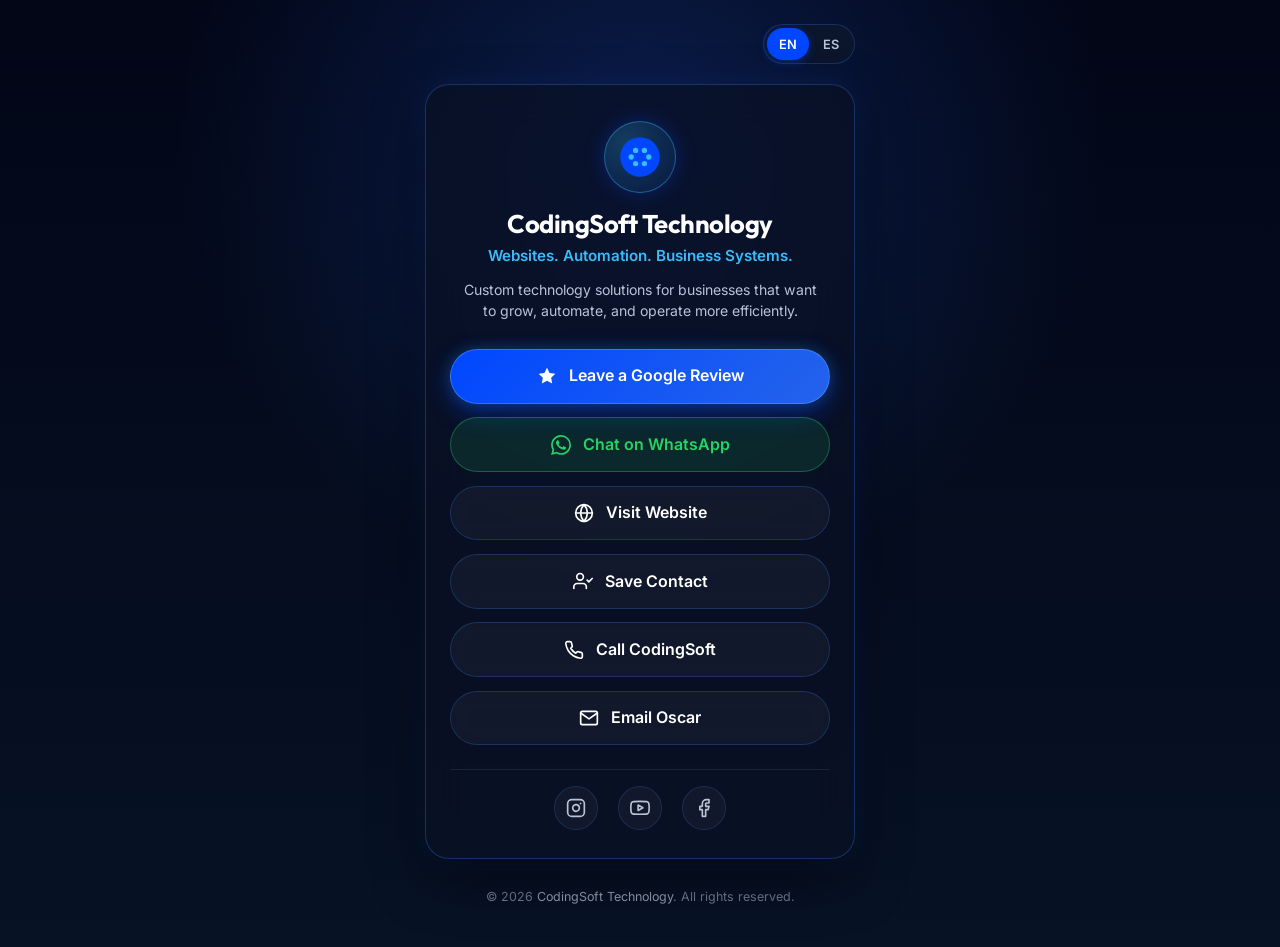
<file: tap/index.html>
<!DOCTYPE html>
<html lang="en">
<head>
  <meta charset="UTF-8" />
  <meta name="viewport" content="width=device-width, initial-scale=1.0" />
  <title>CodingSoft Technology | Contact, Reviews &amp; Business Links</title>
  <meta name="description" content="Connect with CodingSoft Technology, visit our website, contact us, save our information, or leave a Google review." />
  <meta name="robots" content="index,follow" />
  <link rel="canonical" href="https://www.codingsoft.tech/tap/" />

  <!-- Open Graph -->
  <meta property="og:title" content="CodingSoft Technology | Contact, Reviews &amp; Business Links" />
  <meta property="og:description" content="Connect with CodingSoft Technology, visit our website, contact us, save our information, or leave a Google review." />
  <meta property="og:url" content="https://www.codingsoft.tech/tap/" />
  <meta property="og:type" content="website" />
  <meta property="og:image" content="https://www.codingsoft.tech/preview.png" />

  <!-- Favicon -->
  <link
    rel="icon"
    type="image/svg+xml"
    href="data:image/svg+xml,<svg width='40' height='40' viewBox='0 0 100 100' fill='none' xmlns='http://www.w3.org/2000/svg'><circle cx='50' cy='50' r='45' fill='%230047FF' /><circle cx='30' cy='50' r='6' fill='%2338BDF8' /><circle cx='40' cy='35' r='6' fill='%2338BDF8' /><circle cx='60' cy='35' r='6' fill='%2338BDF8' /><circle cx='70' cy='50' r='6' fill='%2338BDF8' /><circle cx='60' cy='65' r='6' fill='%2338BDF8' /><circle cx='40' cy='65' r='6' fill='%2338BDF8' /></svg>"
  />

  <!-- Google Fonts -->
  <link rel="preconnect" href="https://fonts.googleapis.com" />
  <link rel="preconnect" href="https://fonts.gstatic.com" crossorigin />
  <link
    href="https://fonts.googleapis.com/css2?family=Inter:wght@300;400;500;600;700;800&family=Outfit:wght@400;500;600;700&display=swap"
    rel="stylesheet"
  />

  <!-- Stylesheet -->
  <link rel="stylesheet" href="../style.css" />
</head>
<body class="tap-page">
  <div class="tap-wrapper">
    <!-- Header with Language Switcher -->
    <header class="tap-header">
      <div class="tap-lang-toggle" role="region" aria-label="Language selector">
        <button type="button" class="tap-lang-btn active" data-lang-btn="en" aria-pressed="true">EN</button>
        <button type="button" class="tap-lang-btn" data-lang-btn="es" aria-pressed="false">ES</button>
      </div>
    </header>

    <!-- Profile Card -->
    <main class="tap-card">
      <div class="tap-brand">
        <div class="tap-logo-ring">
          <svg
            width="44"
            height="44"
            viewBox="0 0 100 100"
            fill="none"
            xmlns="http://www.w3.org/2000/svg"
            aria-hidden="true"
          >
            <circle cx="50" cy="50" r="45" fill="#0047FF" />
            <circle cx="30" cy="50" r="6" fill="#38BDF8" />
            <circle cx="40" cy="35" r="6" fill="#38BDF8" />
            <circle cx="60" cy="35" r="6" fill="#38BDF8" />
            <circle cx="70" cy="50" r="6" fill="#38BDF8" />
            <circle cx="60" cy="65" r="6" fill="#38BDF8" />
            <circle cx="40" cy="65" r="6" fill="#38BDF8" />
          </svg>
        </div>
        <h1 class="tap-title" data-i18n="profileTitle">CodingSoft Technology</h1>
        <p class="tap-tagline" data-i18n="tagline">Websites. Automation. Business Systems.</p>
        <p class="tap-description" data-i18n="description">
          Custom technology solutions for businesses that want to grow, automate, and operate more efficiently.
        </p>
      </div>

      <!-- Action Stack -->
      <div class="tap-actions">
        <!-- Primary CTA: Google Review -->
        <a
          href="https://g.page/r/CY6_Sx8dTLS3ECE/review"
          target="_blank"
          rel="noopener noreferrer"
          class="tap-btn tap-btn-primary"
          aria-label="Leave a Google Review"
        >
          <svg width="20" height="20" viewBox="0 0 24 24" fill="currentColor" xmlns="http://www.w3.org/2000/svg" aria-hidden="true">
            <path d="M12 2l3.09 6.26L22 9.27l-5 4.87 1.18 6.88L12 17.77l-6.18 3.25L7 14.14 2 9.27l6.91-1.01L12 2z"/>
          </svg>
          <span data-i18n="btnReview">Leave a Google Review</span>
        </a>

        <!-- Secondary CTA: WhatsApp (Oscar's WhatsApp Business: +19544877605) -->
        <a
          href="https://wa.me/19544877605?text=Hi%20CodingSoft%2C%20I%E2%80%99d%20like%20more%20information%20about%20your%20services."
          id="tap-wa-btn"
          target="_blank"
          rel="noopener noreferrer"
          class="tap-btn tap-btn-whatsapp"
          aria-label="Chat on WhatsApp"
        >
          <svg width="20" height="20" viewBox="0 0 24 24" fill="currentColor" xmlns="http://www.w3.org/2000/svg" aria-hidden="true">
            <path d="M17.472 14.382c-.297-.149-1.758-.867-2.03-.967-.273-.099-.471-.148-.67.15-.197.297-.767.966-.94 1.164-.173.199-.347.223-.644.075-.297-.15-1.255-.463-2.39-1.475-.883-.788-1.48-1.761-1.653-2.059-.173-.297-.018-.458.13-.606.134-.133.298-.347.446-.521.151-.172.2-.296.3-.495.099-.198.05-.372-.025-.521-.075-.148-.669-1.611-.916-2.206-.242-.579-.487-.501-.669-.51l-.57-.01c-.198 0-.52.074-.792.372s-1.04 1.016-1.04 2.479 1.065 2.876 1.213 3.074c.149.198 2.095 3.2 5.076 4.487.709.306 1.263.489 1.694.626.712.226 1.36.194 1.872.118.571-.085 1.758-.719 2.006-1.413.248-.695.248-1.29.173-1.414-.074-.124-.272-.198-.57-.347m-5.421 7.403h-.004a9.87 9.87 0 01-5.031-1.378l-.361-.214-3.741.982.998-3.648-.235-.374a9.86 9.86 0 01-1.51-5.26c.001-5.45 4.436-9.884 9.888-9.884 2.64 0 5.122 1.03 6.988 2.898a9.825 9.825 0 012.893 6.994c-.003 5.45-4.437 9.884-9.885 9.884m8.413-18.297A11.815 11.815 0 0012.05 0C5.495 0 .16 5.335.157 11.892c0 2.096.547 4.142 1.588 5.945L.057 24l6.305-1.654a11.882 11.882 0 005.683 1.448h.005c6.554 0 11.89-5.335 11.893-11.893a11.821 11.821 0 00-3.48-8.4135"/>
          </svg>
          <span data-i18n="btnWhatsapp">Chat on WhatsApp</span>
        </a>

        <!-- Secondary CTA: Visit Website -->
        <a
          href="https://www.codingsoft.tech/"
          target="_blank"
          rel="noopener noreferrer"
          class="tap-btn tap-btn-secondary"
          aria-label="Visit CodingSoft Website"
        >
          <svg width="20" height="20" viewBox="0 0 24 24" fill="none" stroke="currentColor" stroke-width="2" stroke-linecap="round" stroke-linejoin="round" aria-hidden="true">
            <circle cx="12" cy="12" r="10"></circle>
            <line x1="2" y1="12" x2="22" y2="12"></line>
            <path d="M12 2a15.3 15.3 0 0 1 4 10 15.3 15.3 0 0 1-4 10 15.3 15.3 0 0 1-4-10 15.3 15.3 0 0 1 4-10z"></path>
          </svg>
          <span data-i18n="btnWebsite">Visit Website</span>
        </a>

        <!-- Secondary CTA: Save Contact -->
        <a
          href="codingsoft.vcf"
          download="codingsoft.vcf"
          class="tap-btn tap-btn-secondary"
          aria-label="Save Contact vCard"
        >
          <svg width="20" height="20" viewBox="0 0 24 24" fill="none" stroke="currentColor" stroke-width="2" stroke-linecap="round" stroke-linejoin="round" aria-hidden="true">
            <path d="M16 21v-2a4 4 0 0 0-4-4H5a4 4 0 0 0-4 4v2"></path>
            <circle cx="8.5" cy="7" r="4"></circle>
            <polyline points="17 11 19 13 23 9"></polyline>
          </svg>
          <span data-i18n="btnSave">Save Contact</span>
        </a>

        <!-- Secondary CTA: Call CodingSoft (Google Voice: +17863096588) -->
        <a
          href="tel:+17863096588"
          class="tap-btn tap-btn-secondary"
          aria-label="Call CodingSoft Business Line"
        >
          <svg width="20" height="20" viewBox="0 0 24 24" fill="none" stroke="currentColor" stroke-width="2" stroke-linecap="round" stroke-linejoin="round" aria-hidden="true">
            <path d="M22 16.92v3a2 2 0 0 1-2.18 2 19.79 19.79 0 0 1-8.63-3.07 19.5 19.5 0 0 1-6-6 19.79 19.79 0 0 1-3.07-8.67A2 2 0 0 1 4.11 2h3a2 2 0 0 1 2 1.72 12.84 12.84 0 0 0 .7 2.81 2 2 0 0 1-.45 2.11L8.09 9.91a16 16 0 0 0 6 6l1.27-1.27a2 2 0 0 1 2.11-.45 12.84 12.84 0 0 0 2.81.7A2 2 0 0 1 22 16.92z"></path>
          </svg>
          <span data-i18n="btnCall">Call CodingSoft</span>
        </a>

        <!-- Secondary CTA: Email Oscar -->
        <a
          href="mailto:oscar@codingsoft.tech"
          class="tap-btn tap-btn-secondary"
          aria-label="Email Oscar Mochizaki"
        >
          <svg width="20" height="20" viewBox="0 0 24 24" fill="none" stroke="currentColor" stroke-width="2" stroke-linecap="round" stroke-linejoin="round" aria-hidden="true">
            <path d="M4 4h16c1.1 0 2 .9 2 2v12c0 1.1-.9 2-2 2H4c-1.1 0-2-.9-2-2V6c0-1.1.9-2 2-2z"></path>
            <polyline points="22,6 12,13 2,6"></polyline>
          </svg>
          <span data-i18n="btnEmail">Email Oscar</span>
        </a>
      </div>

      <!-- Secondary Social Icons Row -->
      <div class="tap-socials" aria-label="Social Profiles">
        <!-- Instagram -->
        <a
          href="https://www.instagram.com/codingsoft_tech/"
          target="_blank"
          rel="noopener noreferrer"
          class="tap-social-icon"
          aria-label="CodingSoft Instagram"
          title="Instagram"
        >
          <svg width="20" height="20" viewBox="0 0 24 24" fill="none" stroke="currentColor" stroke-width="2" stroke-linecap="round" stroke-linejoin="round" aria-hidden="true">
            <rect x="2" y="2" width="20" height="20" rx="5" ry="5"></rect>
            <path d="M16 11.37A4 4 0 1 1 12.63 8 4 4 0 0 1 16 11.37z"></path>
            <line x1="17.5" y1="6.5" x2="17.51" y2="6.5"></line>
          </svg>
        </a>

        <!-- YouTube -->
        <a
          href="https://www.youtube.com/@CodingSoftTechnology"
          target="_blank"
          rel="noopener noreferrer"
          class="tap-social-icon"
          aria-label="CodingSoft YouTube Channel"
          title="YouTube"
        >
          <svg width="20" height="20" viewBox="0 0 24 24" fill="none" stroke="currentColor" stroke-width="2" stroke-linecap="round" stroke-linejoin="round" aria-hidden="true">
            <path d="M22.54 6.42a2.78 2.78 0 0 0-1.94-2C18.88 4 12 4 12 4s-6.88 0-8.6.46a2.78 2.78 0 0 0-1.94 2A29 29 0 0 0 1 11.75a29 29 0 0 0 .46 5.33A2.78 2.78 0 0 0 3.4 19c1.72.46 8.6.46 8.6.46s6.88 0 8.6-.46a2.78 2.78 0 0 0 1.94-2 29 29 0 0 0 .46-5.25 29 29 0 0 0-.46-5.33z"></path>
            <polygon points="9.75 15.02 15.5 11.75 9.75 8.48 9.75 15.02"></polygon>
          </svg>
        </a>

        <!-- Facebook -->
        <a
          href="https://www.facebook.com/codingsoftsystems/"
          target="_blank"
          rel="noopener noreferrer"
          class="tap-social-icon"
          aria-label="CodingSoft Facebook Page"
          title="Facebook"
        >
          <svg width="20" height="20" viewBox="0 0 24 24" fill="none" stroke="currentColor" stroke-width="2" stroke-linecap="round" stroke-linejoin="round" aria-hidden="true">
            <path d="M18 2h-3a5 5 0 0 0-5 5v3H7v4h3v8h4v-8h3l1-4h-4V7a1 1 0 0 1 1-1h3z"></path>
          </svg>
        </a>
      </div>
    </main>

    <!-- Footer -->
    <footer class="tap-footer">
      <p>&copy; 2026 <a href="https://www.codingsoft.tech/" target="_blank" rel="noopener noreferrer">CodingSoft Technology</a>. All rights reserved.</p>
    </footer>
  </div>

  <!-- Page JS -->
  <script src="tap.js"></script>
</body>
</html>
</file>
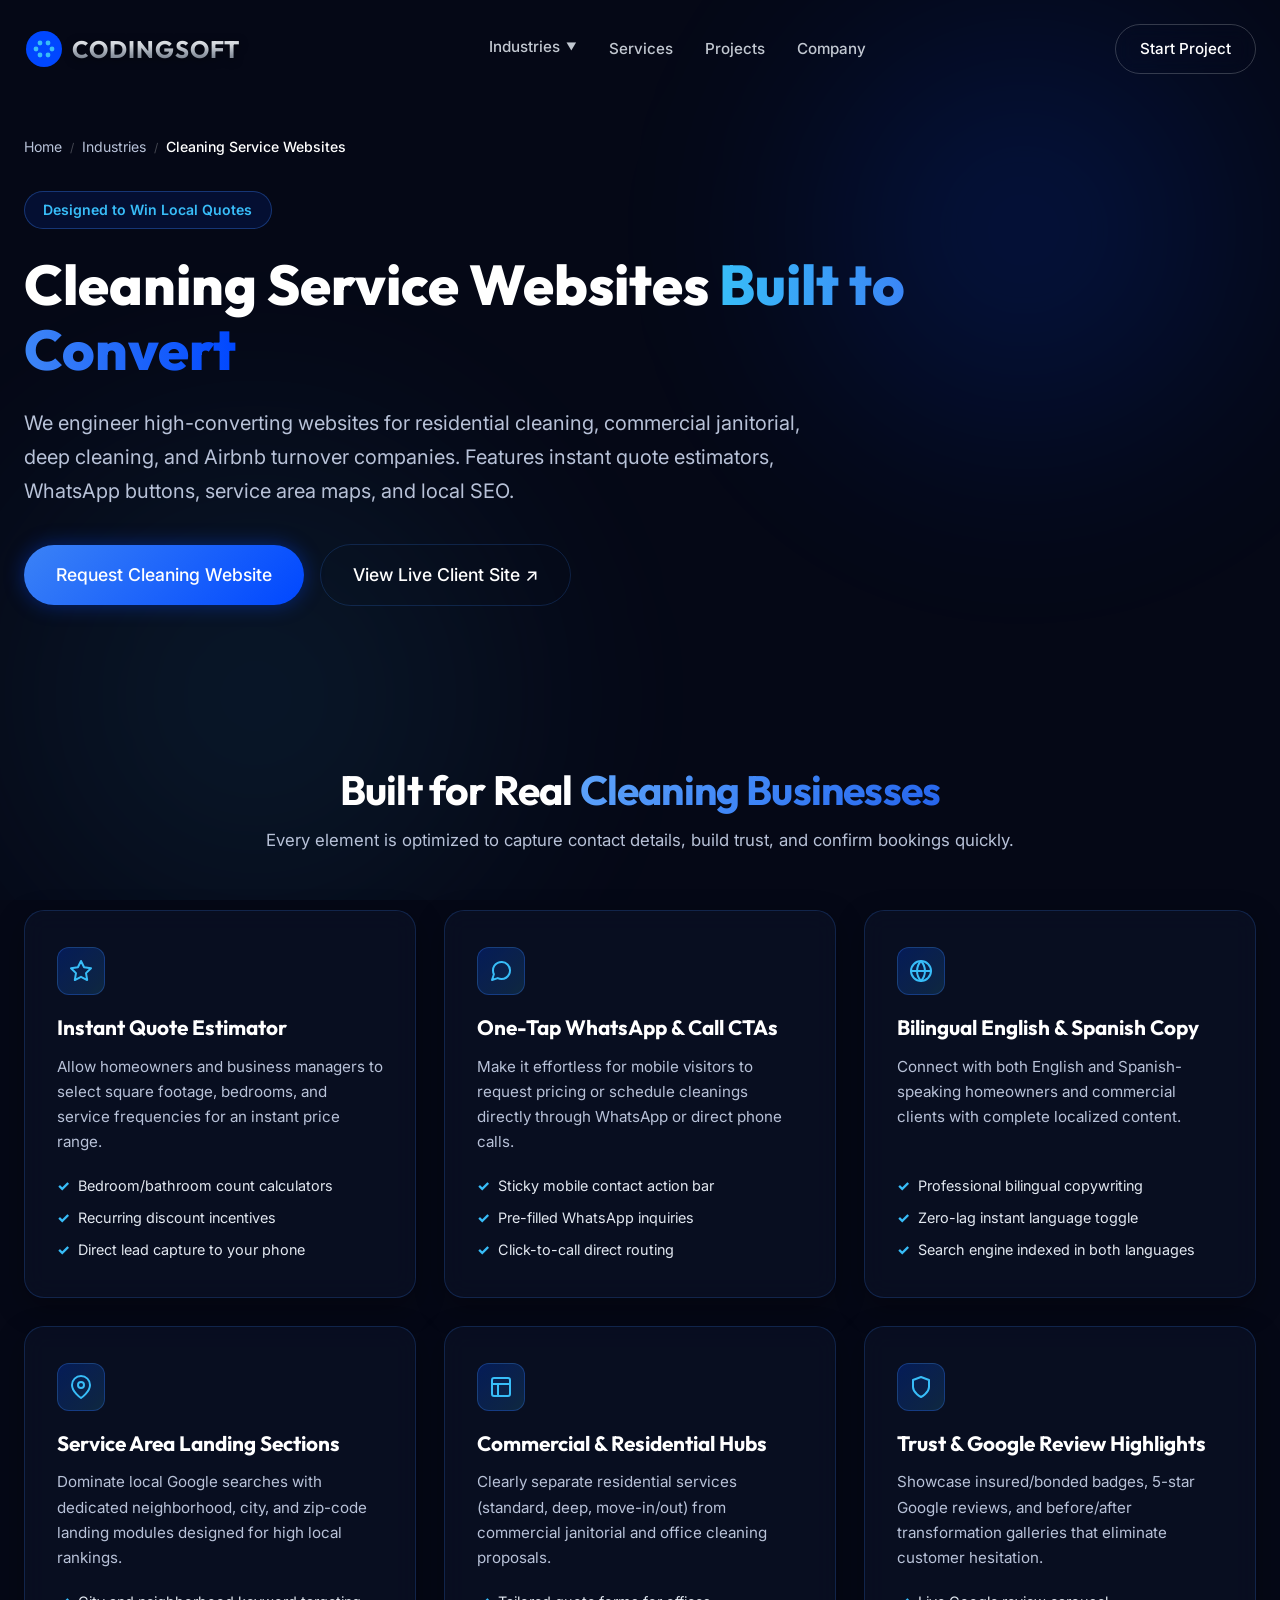
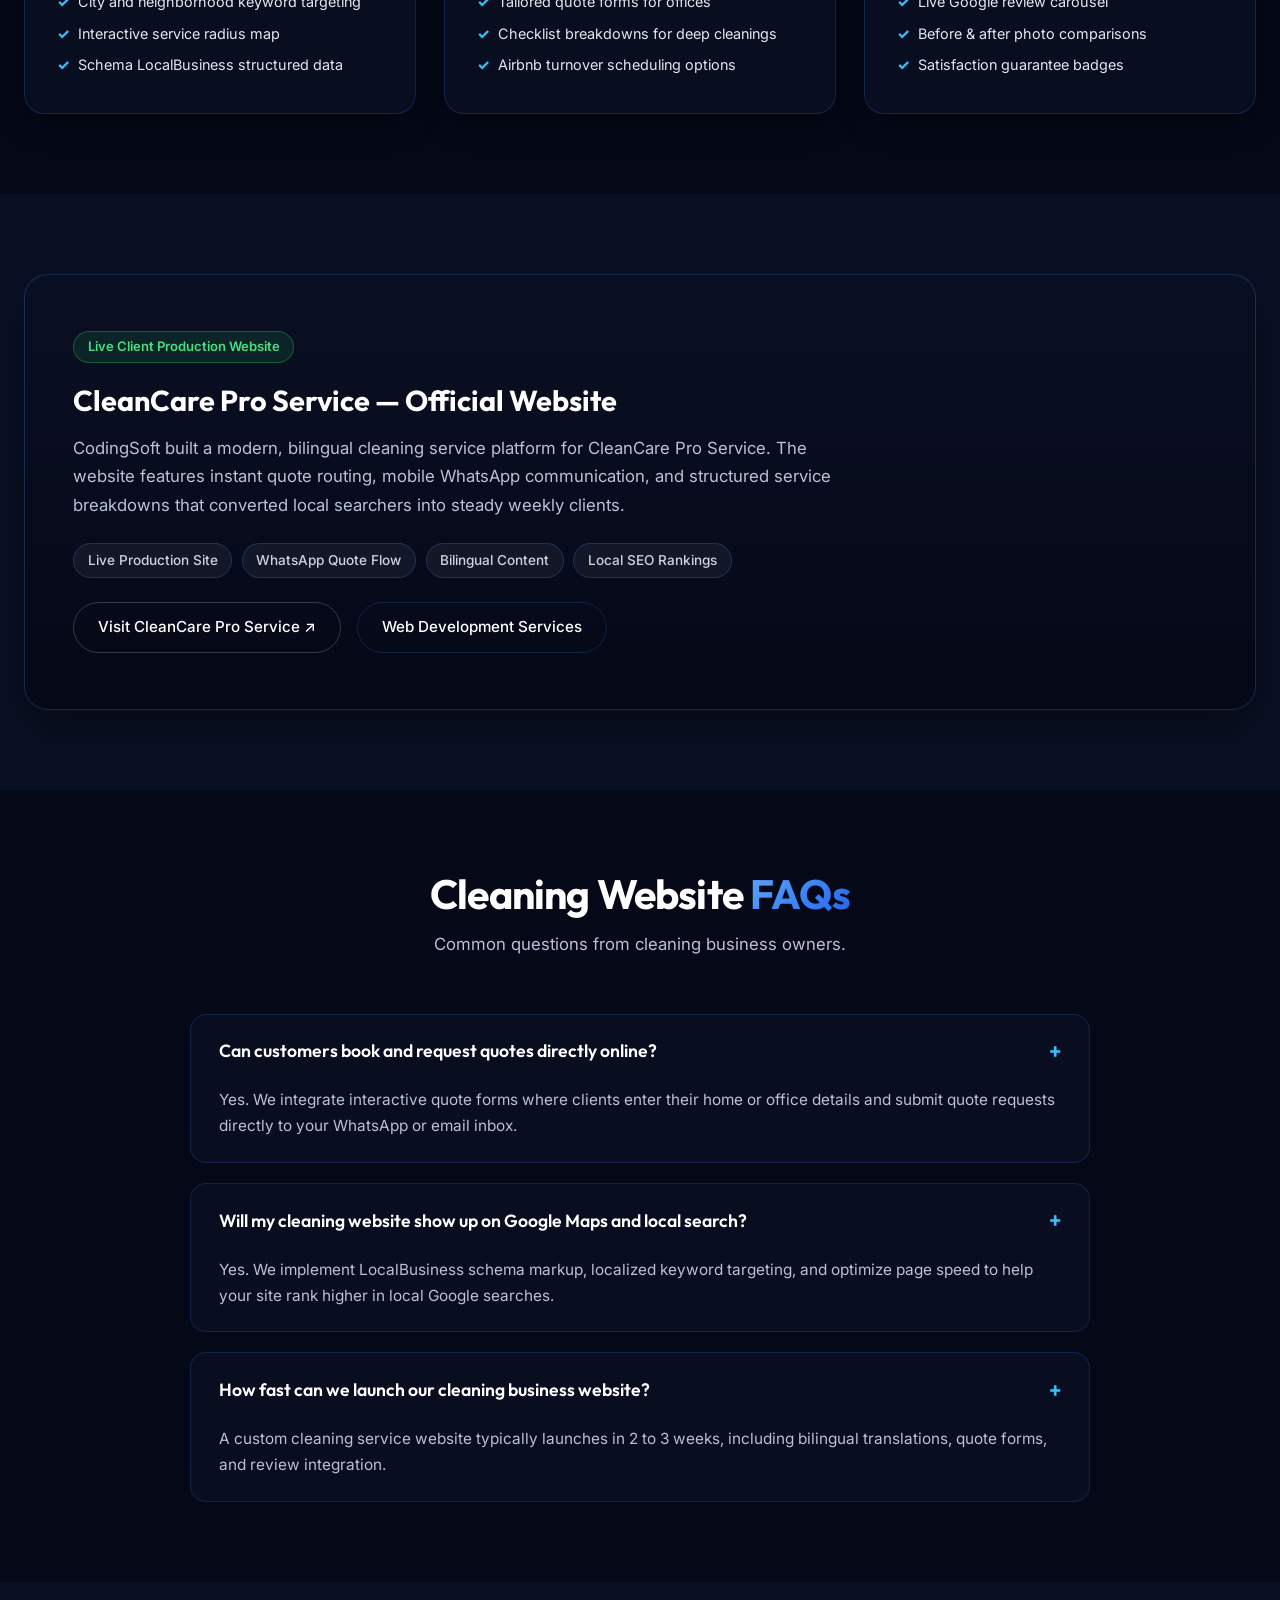
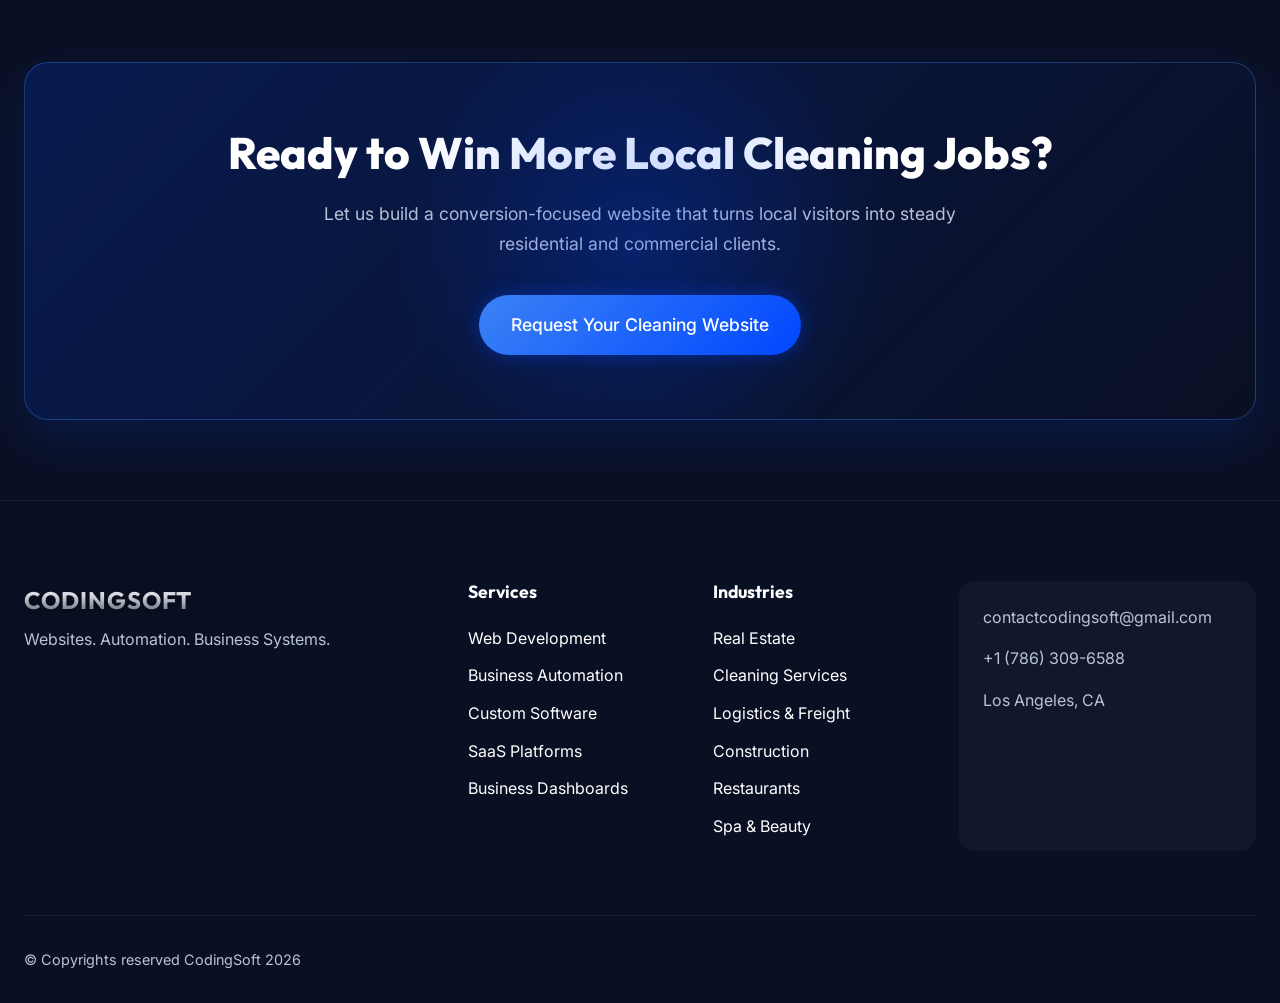
<file: industries/cleaning-service-websites/index.html>
<!doctype html>
<html lang="en">
  <head>
    <meta charset="UTF-8" />
    <meta name="viewport" content="width=device-width, initial-scale=1.0" />
    <title>Cleaning Service Websites That Convert | CodingSoft Technology</title>
    <meta
      name="description"
      content="High-converting websites for residential and commercial cleaning companies. Features instant quote estimators, WhatsApp booking, service area pages, and local SEO."
    />
    <link rel="canonical" href="https://www.codingsoft.tech/industries/cleaning-service-websites/" />

    <!-- Open Graph / Facebook -->
    <meta property="og:type" content="website" />
    <meta property="og:url" content="https://www.codingsoft.tech/industries/cleaning-service-websites/" />
    <meta property="og:title" content="Cleaning Service Websites That Convert | CodingSoft Technology" />
    <meta
      property="og:description"
      content="Turn local traffic into booked cleaning jobs. Custom websites with instant quote calculators and WhatsApp lead flows."
    />
    <meta property="og:image" content="https://www.codingsoft.tech/preview.png" />

    <!-- Twitter -->
    <meta name="twitter:card" content="summary_large_image" />
    <meta name="twitter:url" content="https://www.codingsoft.tech/industries/cleaning-service-websites/" />
    <meta name="twitter:title" content="Cleaning Service Websites That Convert | CodingSoft Technology" />
    <meta
      name="twitter:description"
      content="Turn local traffic into booked cleaning jobs. Custom websites with instant quote calculators and WhatsApp lead flows."
    />
    <meta name="twitter:image" content="https://www.codingsoft.tech/preview.png" />

    <link
      rel="icon"
      type="image/svg+xml"
      href="data:image/svg+xml,<svg width='40' height='40' viewBox='0 0 100 100' fill='none' xmlns='http://www.w3.org/2000/svg'><circle cx='50' cy='50' r='45' fill='%230047FF' /><circle cx='30' cy='50' r='6' fill='%2338BDF8' /><circle cx='40' cy='35' r='6' fill='%2338BDF8' /><circle cx='60' cy='35' r='6' fill='%2338BDF8' /><circle cx='70' cy='50' r='6' fill='%2338BDF8' /><circle cx='60' cy='65' r='6' fill='%2338BDF8' /><circle cx='40' cy='65' r='6' fill='%2338BDF8' /></svg>"
    />
    <link rel="preconnect" href="https://fonts.googleapis.com" />
    <link rel="preconnect" href="https://fonts.gstatic.com" crossorigin />
    <link
      href="https://fonts.googleapis.com/css2?family=Inter:wght@300;400;500;600;700;800&family=Outfit:wght@400;500;600;700;800&display=swap"
      rel="stylesheet"
    />
    <link rel="stylesheet" href="../../style.css" />
  </head>

  <body class="seo-page">
    <div class="bg-mesh">
      <div class="blob blob-1"></div>
      <div class="blob blob-2"></div>
    </div>

    <!-- Navigation -->
    <nav class="navbar" id="navbar">
      <div class="container nav-container">
        <a href="../../" class="logo">
          <svg
            width="40"
            height="40"
            viewBox="0 0 100 100"
            fill="none"
            xmlns="http://www.w3.org/2000/svg"
            class="logo-icon"
            aria-hidden="true"
          >
            <circle cx="50" cy="50" r="45" fill="#0047FF" />
            <circle cx="30" cy="50" r="6" fill="#38BDF8" />
            <circle cx="40" cy="35" r="6" fill="#38BDF8" />
            <circle cx="60" cy="35" r="6" fill="#38BDF8" />
            <circle cx="70" cy="50" r="6" fill="#38BDF8" />
            <circle cx="60" cy="65" r="6" fill="#38BDF8" />
            <circle cx="40" cy="65" r="6" fill="#38BDF8" />
          </svg>
          <span class="logo-text chrome-text">CODINGSOFT</span>
        </a>

        <div class="nav-links">
          <div class="nav-dropdown">
            <button class="nav-dropdown-trigger" aria-expanded="false">
              Industries <span class="chevron">▼</span>
            </button>
            <div class="nav-dropdown-menu">
              <a href="../../industries/real-estate-websites/">Real Estate</a>
              <a href="../../industries/cleaning-service-websites/">Cleaning Services</a>
              <a href="../../industries/logistics-websites/">Logistics</a>
              <a href="../../industries/construction-websites/">Construction</a>
              <a href="../../industries/restaurant-websites/">Restaurants</a>
              <a href="../../industries/spa-beauty-websites/">Spa & Beauty</a>
            </div>
          </div>
          <a href="../../#services">Services</a>
          <a href="../../#projects">Projects</a>
          <a href="../../#why-us">Company</a>
        </div>

        <div class="right-nav-actions">
          <a href="../../start-project/?industry=cleaning" class="btn btn-primary nav-quote-btn">Start Project</a>
          <button class="mobile-menu-btn" aria-label="Toggle Menu">
            <span></span>
            <span></span>
            <span></span>
          </button>
        </div>
      </div>
    </nav>

    <!-- Hero Section -->
    <header class="seo-hero">
      <div class="container">
        <nav class="seo-breadcrumbs" aria-label="Breadcrumb">
          <a href="../../">Home</a>
          <span class="separator">/</span>
          <a href="../../#industry-solutions">Industries</a>
          <span class="separator">/</span>
          <span class="current">Cleaning Service Websites</span>
        </nav>

        <div class="seo-hero-badge">Designed to Win Local Quotes</div>
        <h1 class="seo-hero-title">
          Cleaning Service Websites <span class="text-gradient">Built to Convert</span>
        </h1>
        <p class="seo-hero-desc">
          We engineer high-converting websites for residential cleaning, commercial janitorial, deep cleaning, and Airbnb turnover companies. Features instant quote estimators, WhatsApp buttons, service area maps, and local SEO.
        </p>

        <div class="seo-hero-actions">
          <a href="../../start-project/?industry=cleaning" class="btn btn-primary btn-lg glow">
            Request Cleaning Website
          </a>
          <a href="https://www.cleancareproservice.com/" target="_blank" rel="noopener noreferrer" class="btn btn-outline btn-lg">
            View Live Client Site ↗
          </a>
        </div>
      </div>
    </header>

    <main>
      <!-- Core Features Grid -->
      <section class="seo-section" id="features">
        <div class="container">
          <div class="seo-section-header text-center">
            <h2 class="section-title">Built for Real <span>Cleaning Businesses</span></h2>
            <p class="section-subtitle">
              Every element is optimized to capture contact details, build trust, and confirm bookings quickly.
            </p>
          </div>

          <div class="seo-grid seo-grid-3">
            <div class="seo-card">
              <div class="seo-card-icon">
                <svg width="24" height="24" viewBox="0 0 24 24" fill="none" stroke="currentColor" stroke-width="2" stroke-linecap="round" stroke-linejoin="round" aria-hidden="true"><polygon points="12 2 15.09 8.26 22 9.27 17 14.14 18.18 21.02 12 17.77 5.82 21.02 7 14.14 2 9.27 8.91 8.26 12 2"></polygon></svg>
              </div>
              <h3 class="seo-card-title">Instant Quote Estimator</h3>
              <p class="seo-card-text">Allow homeowners and business managers to select square footage, bedrooms, and service frequencies for an instant price range.</p>
              <ul class="seo-card-list">
                <li>Bedroom/bathroom count calculators</li>
                <li>Recurring discount incentives</li>
                <li>Direct lead capture to your phone</li>
              </ul>
            </div>

            <div class="seo-card">
              <div class="seo-card-icon">
                <svg width="24" height="24" viewBox="0 0 24 24" fill="none" stroke="currentColor" stroke-width="2" stroke-linecap="round" stroke-linejoin="round" aria-hidden="true"><path d="M21 11.5a8.38 8.38 0 0 1-.9 3.8 8.5 8.5 0 0 1-7.6 4.7 8.38 8.38 0 0 1-3.8-.9L3 21l1.9-5.7a8.38 8.38 0 0 1-.9-3.8 8.5 8.5 0 0 1 4.7-7.6 8.38 8.38 0 0 1 3.8-.9h.5a8.48 8.48 0 0 1 8 8v.5z"></path></svg>
              </div>
              <h3 class="seo-card-title">One-Tap WhatsApp & Call CTAs</h3>
              <p class="seo-card-text">Make it effortless for mobile visitors to request pricing or schedule cleanings directly through WhatsApp or direct phone calls.</p>
              <ul class="seo-card-list">
                <li>Sticky mobile contact action bar</li>
                <li>Pre-filled WhatsApp inquiries</li>
                <li>Click-to-call direct routing</li>
              </ul>
            </div>

            <div class="seo-card">
              <div class="seo-card-icon">
                <svg width="24" height="24" viewBox="0 0 24 24" fill="none" stroke="currentColor" stroke-width="2" stroke-linecap="round" stroke-linejoin="round" aria-hidden="true"><circle cx="12" cy="12" r="10"></circle><line x1="2" y1="12" x2="22" y2="12"></line><path d="M12 2a15.3 15.3 0 0 1 4 10 15.3 15.3 0 0 1-4 10 15.3 15.3 0 0 1-4-10 15.3 15.3 0 0 1 4-10z"></path></svg>
              </div>
              <h3 class="seo-card-title">Bilingual English & Spanish Copy</h3>
              <p class="seo-card-text">Connect with both English and Spanish-speaking homeowners and commercial clients with complete localized content.</p>
              <ul class="seo-card-list">
                <li>Professional bilingual copywriting</li>
                <li>Zero-lag instant language toggle</li>
                <li>Search engine indexed in both languages</li>
              </ul>
            </div>

            <div class="seo-card">
              <div class="seo-card-icon">
                <svg width="24" height="24" viewBox="0 0 24 24" fill="none" stroke="currentColor" stroke-width="2" stroke-linecap="round" stroke-linejoin="round" aria-hidden="true"><path d="M21 10c0 7-9 13-9 13s-9-6-9-13a9 9 0 0 1 18 0z"></path><circle cx="12" cy="10" r="3"></circle></svg>
              </div>
              <h3 class="seo-card-title">Service Area Landing Sections</h3>
              <p class="seo-card-text">Dominate local Google searches with dedicated neighborhood, city, and zip-code landing modules designed for high local rankings.</p>
              <ul class="seo-card-list">
                <li>City and neighborhood keyword targeting</li>
                <li>Interactive service radius map</li>
                <li>Schema LocalBusiness structured data</li>
              </ul>
            </div>

            <div class="seo-card">
              <div class="seo-card-icon">
                <svg width="24" height="24" viewBox="0 0 24 24" fill="none" stroke="currentColor" stroke-width="2" stroke-linecap="round" stroke-linejoin="round" aria-hidden="true"><rect x="3" y="3" width="18" height="18" rx="2" ry="2"></rect><line x1="3" y1="9" x2="21" y2="9"></line><line x1="9" y1="21" x2="9" y2="9"></line></svg>
              </div>
              <h3 class="seo-card-title">Commercial & Residential Hubs</h3>
              <p class="seo-card-text">Clearly separate residential services (standard, deep, move-in/out) from commercial janitorial and office cleaning proposals.</p>
              <ul class="seo-card-list">
                <li>Tailored quote forms for offices</li>
                <li>Checklist breakdowns for deep cleanings</li>
                <li>Airbnb turnover scheduling options</li>
              </ul>
            </div>

            <div class="seo-card">
              <div class="seo-card-icon">
                <svg width="24" height="24" viewBox="0 0 24 24" fill="none" stroke="currentColor" stroke-width="2" stroke-linecap="round" stroke-linejoin="round" aria-hidden="true"><path d="M12 22s8-4 8-10V5l-8-3-8 3v7c0 6 8 10 8 10z"></path></svg>
              </div>
              <h3 class="seo-card-title">Trust & Google Review Highlights</h3>
              <p class="seo-card-text">Showcase insured/bonded badges, 5-star Google reviews, and before/after transformation galleries that eliminate customer hesitation.</p>
              <ul class="seo-card-list">
                <li>Live Google review carousel</li>
                <li>Before & after photo comparisons</li>
                <li>Satisfaction guarantee badges</li>
              </ul>
            </div>
          </div>
        </div>
      </section>

      <!-- Proof / Real Case Study -->
      <section class="seo-section bg-alt">
        <div class="container">
          <div class="seo-proof">
            <div class="seo-proof-badge">Live Client Production Website</div>
            <h2 class="seo-card-title" style="font-size: 1.8rem; margin-bottom: 1rem;">CleanCare Pro Service — Official Website</h2>
            <p style="color: var(--text-muted); font-size: 1.05rem; line-height: 1.7; max-width: 800px; margin-bottom: 1.5rem;">
              CodingSoft built a modern, bilingual cleaning service platform for CleanCare Pro Service. The website features instant quote routing, mobile WhatsApp communication, and structured service breakdowns that converted local searchers into steady weekly clients.
            </p>

            <div class="feature-pill-group">
              <span class="feature-pill">Live Production Site</span>
              <span class="feature-pill">WhatsApp Quote Flow</span>
              <span class="feature-pill">Bilingual Content</span>
              <span class="feature-pill">Local SEO Rankings</span>
            </div>

            <div class="mt-4" style="display: flex; gap: 1rem; flex-wrap: wrap;">
              <a href="https://www.cleancareproservice.com/" target="_blank" rel="noopener noreferrer" class="btn btn-primary">
                Visit CleanCare Pro Service ↗
              </a>
              <a href="../../services/web-development/" class="btn btn-outline">
                Web Development Services
              </a>
            </div>
          </div>
        </div>
      </section>

      <!-- Tailored FAQ -->
      <section class="seo-section">
        <div class="container">
          <div class="seo-section-header text-center">
            <h2 class="section-title">Cleaning Website <span>FAQs</span></h2>
            <p class="section-subtitle">Common questions from cleaning business owners.</p>
          </div>

          <div class="seo-faq-grid">
            <div class="seo-faq-item">
              <button class="seo-faq-question">
                <span>Can customers book and request quotes directly online?</span>
                <span class="icon">+</span>
              </button>
              <div class="seo-faq-answer">
                Yes. We integrate interactive quote forms where clients enter their home or office details and submit quote requests directly to your WhatsApp or email inbox.
              </div>
            </div>

            <div class="seo-faq-item">
              <button class="seo-faq-question">
                <span>Will my cleaning website show up on Google Maps and local search?</span>
                <span class="icon">+</span>
              </button>
              <div class="seo-faq-answer">
                Yes. We implement LocalBusiness schema markup, localized keyword targeting, and optimize page speed to help your site rank higher in local Google searches.
              </div>
            </div>

            <div class="seo-faq-item">
              <button class="seo-faq-question">
                <span>How fast can we launch our cleaning business website?</span>
                <span class="icon">+</span>
              </button>
              <div class="seo-faq-answer">
                A custom cleaning service website typically launches in 2 to 3 weeks, including bilingual translations, quote forms, and review integration.
              </div>
            </div>
          </div>
        </div>
      </section>

      <!-- Bottom CTA Banner -->
      <section class="seo-section bg-alt">
        <div class="container">
          <div class="seo-cta-banner">
            <div class="cta-bg-glow"></div>
            <h2 class="seo-cta-title">Ready to Win More Local Cleaning Jobs?</h2>
            <p class="seo-cta-desc">
              Let us build a conversion-focused website that turns local visitors into steady residential and commercial clients.
            </p>
            <a href="../../start-project/?industry=cleaning" class="btn btn-primary btn-lg glow">
              Request Your Cleaning Website
            </a>
          </div>
        </div>
      </section>
    </main>

    <!-- Footer -->
    <footer class="footer">
      <div class="container">
        <div class="footer-grid">
          <div class="footer-brand">
            <a href="../../" class="logo">
              <span class="logo-text chrome-text">CODINGSOFT</span>
            </a>
            <p class="mt-2 text-muted">Websites. Automation. Business Systems.</p>
          </div>

          <div class="footer-links">
            <h3>Services</h3>
            <ul>
              <li><a href="../../services/web-development/">Web Development</a></li>
              <li><a href="../../services/business-automation/">Business Automation</a></li>
              <li><a href="../../services/custom-software/">Custom Software</a></li>
              <li><a href="../../services/saas-development/">SaaS Platforms</a></li>
              <li><a href="../../services/dashboard-development/">Business Dashboards</a></li>
            </ul>
          </div>

          <div class="footer-links">
            <h3>Industries</h3>
            <ul>
              <li><a href="../../industries/real-estate-websites/">Real Estate</a></li>
              <li><a href="../../industries/cleaning-service-websites/">Cleaning Services</a></li>
              <li><a href="../../industries/logistics-websites/">Logistics & Freight</a></li>
              <li><a href="../../industries/construction-websites/">Construction</a></li>
              <li><a href="../../industries/restaurant-websites/">Restaurants</a></li>
              <li><a href="../../industries/spa-beauty-websites/">Spa & Beauty</a></li>
            </ul>
          </div>

          <div class="footer-contact">
            <div class="contact-item">
              <a href="mailto:contactcodingsoft@gmail.com">contactcodingsoft@gmail.com</a>
            </div>
            <div class="contact-item">
              <a href="tel:+17863096588">+1 (786) 309-6588</a>
            </div>
            <div class="contact-item">
              <span>Los Angeles, CA</span>
            </div>
          </div>
        </div>

        <div class="footer-bottom">
          <p>&copy; Copyrights reserved CodingSoft 2026</p>
        </div>
      </div>
    </footer>

    <script>
      document.addEventListener('DOMContentLoaded', () => {
        const questions = document.querySelectorAll('.seo-faq-question');
        questions.forEach(q => {
          q.addEventListener('click', () => {
            const item = q.parentElement;
            item.classList.toggle('active');
            const icon = q.querySelector('.icon');
            if (item.classList.contains('active')) {
              icon.textContent = '-';
            } else {
              icon.textContent = '+';
            }
          });
        });

        const mobileMenuBtn = document.querySelector('.mobile-menu-btn');
        const navLinks = document.querySelector('.nav-links');
        if (mobileMenuBtn && navLinks) {
          mobileMenuBtn.addEventListener('click', () => {
            navLinks.classList.toggle('active');
            mobileMenuBtn.classList.toggle('active');
            document.body.classList.toggle('menu-open');
          });
        }
      });
    </script>
  </body>
</html>
</file>
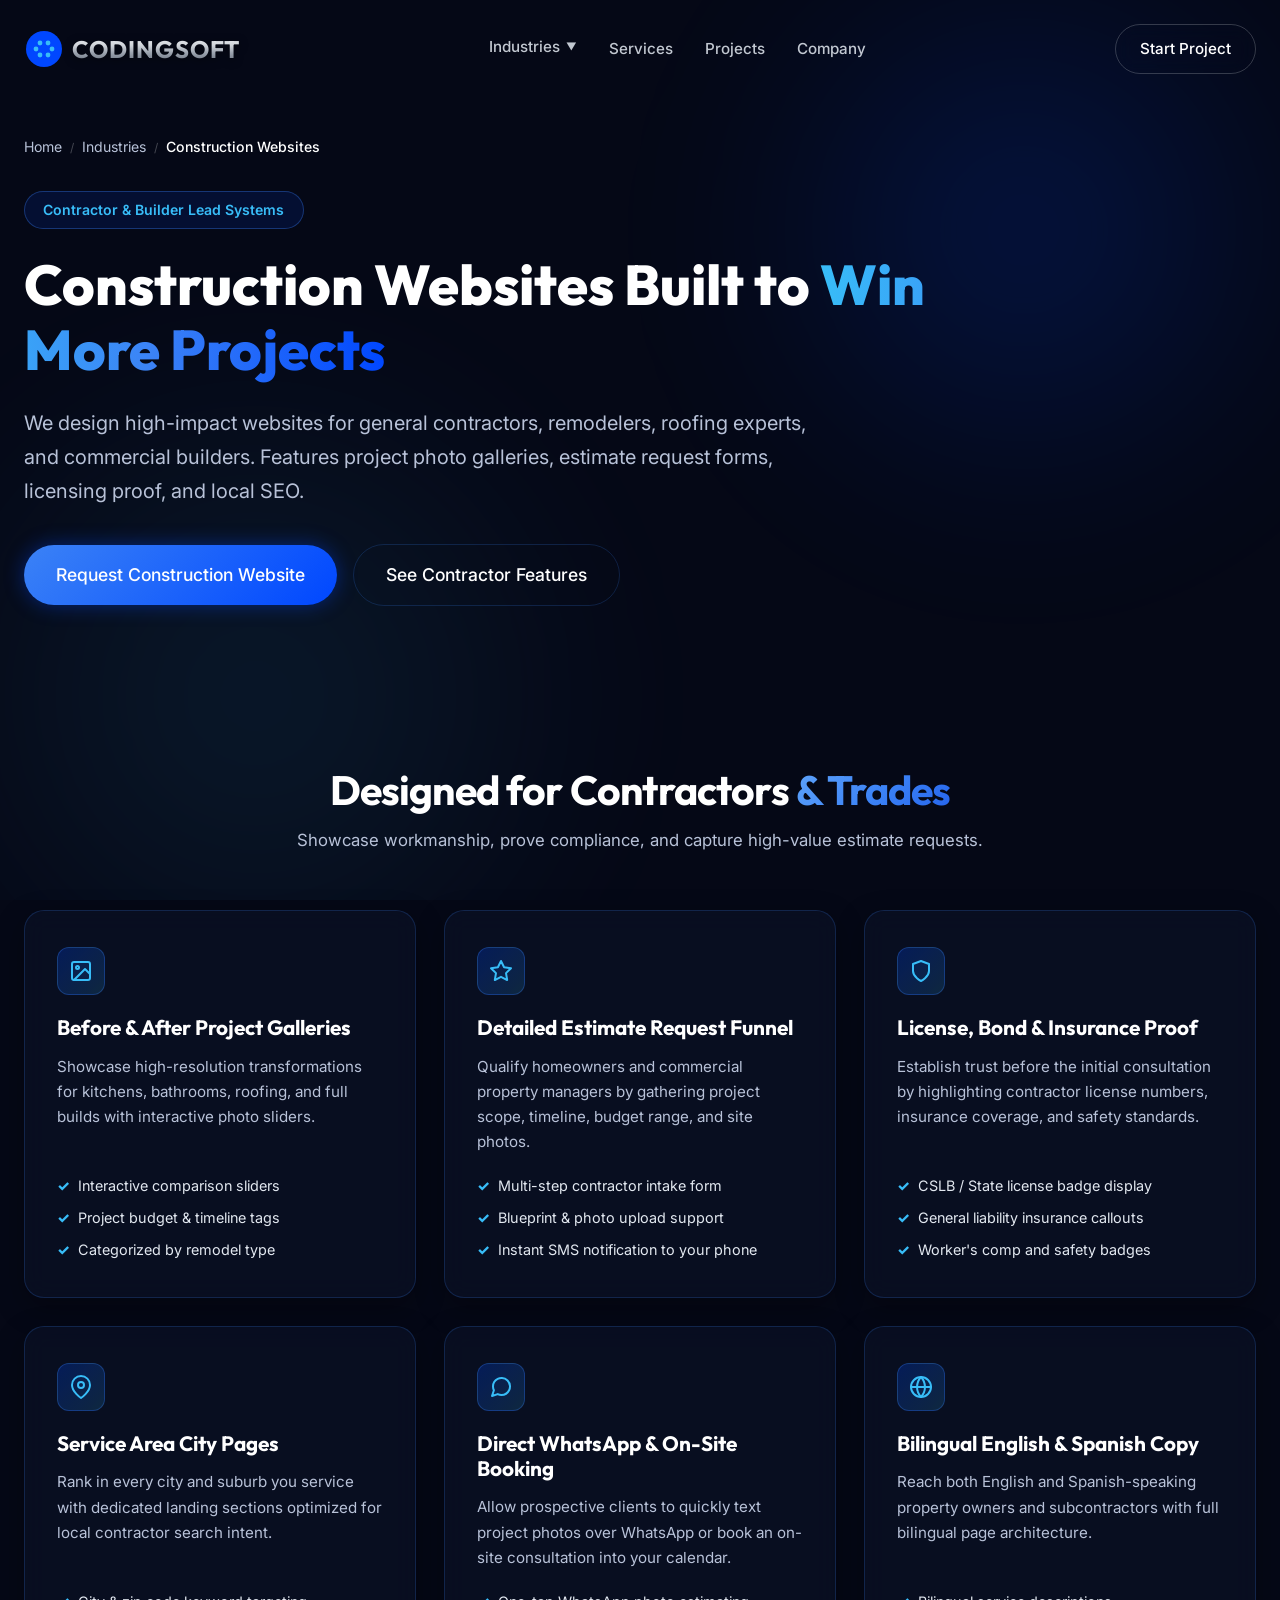
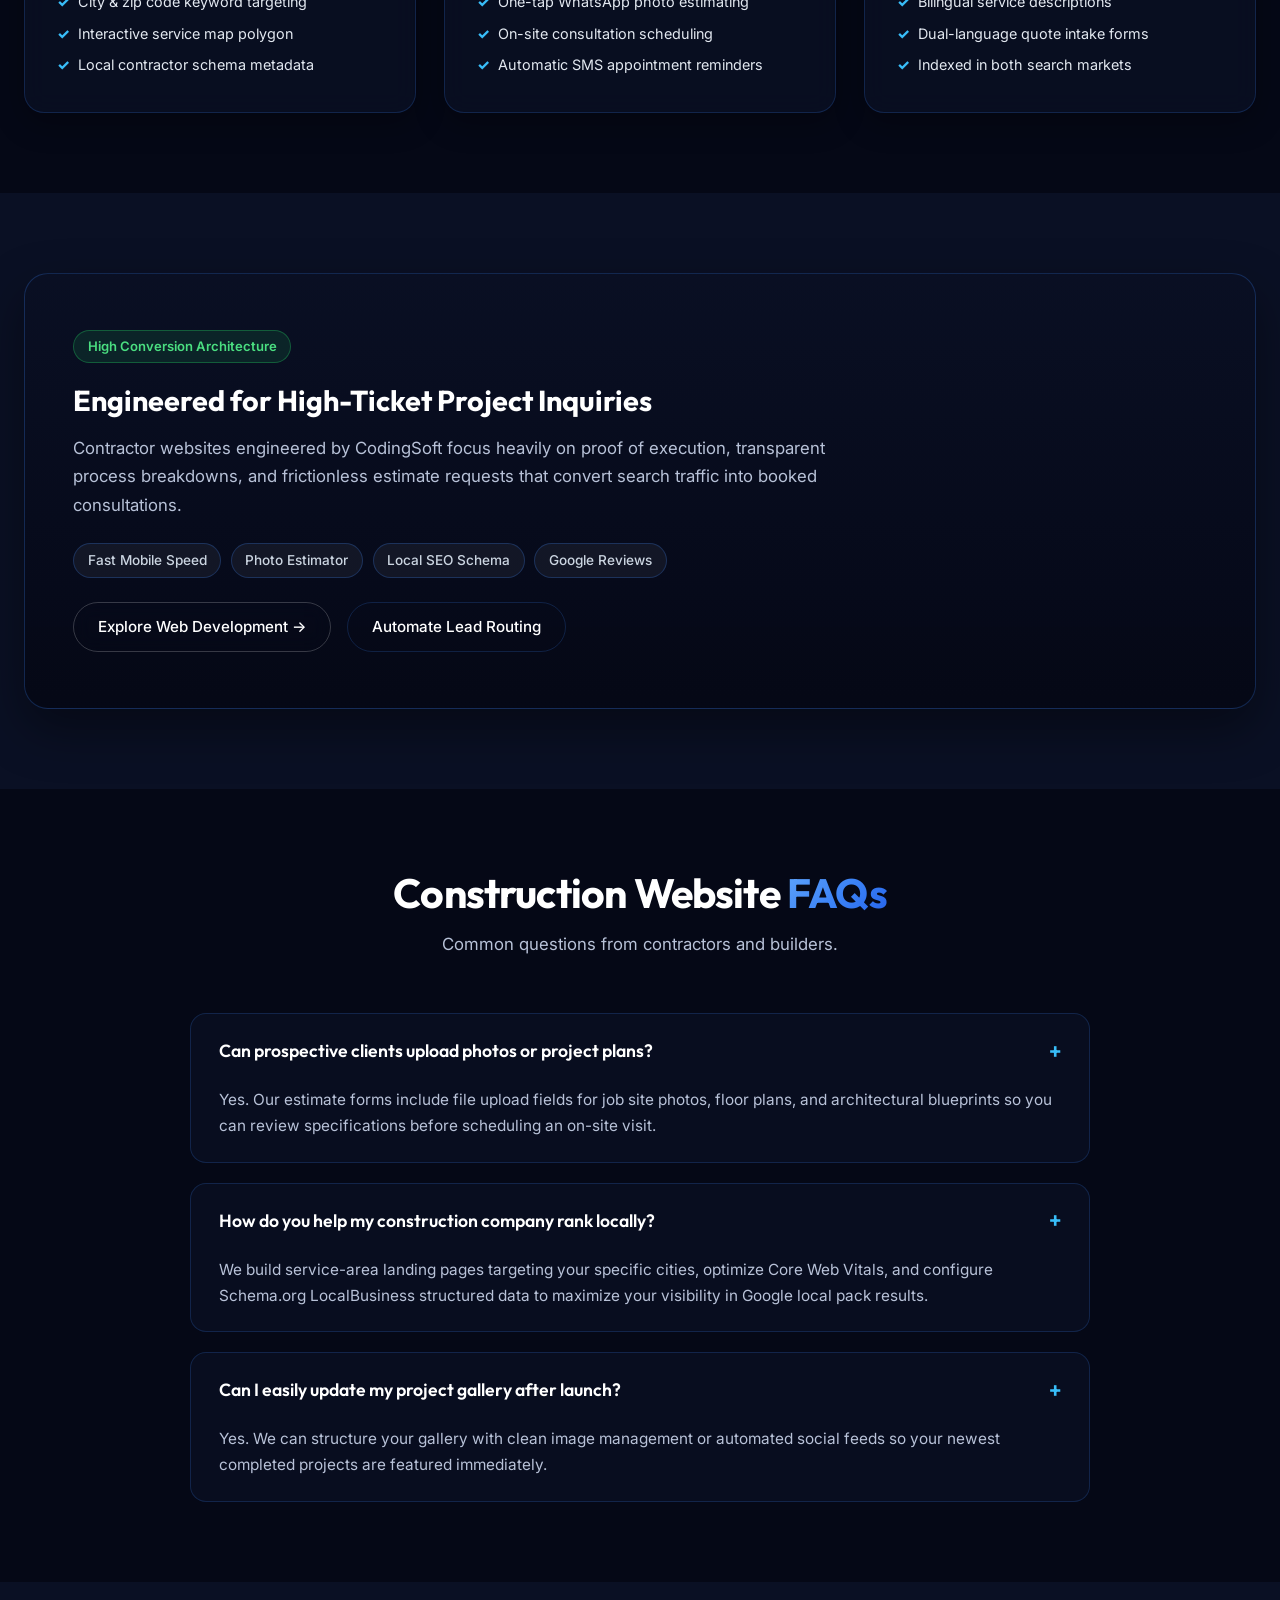
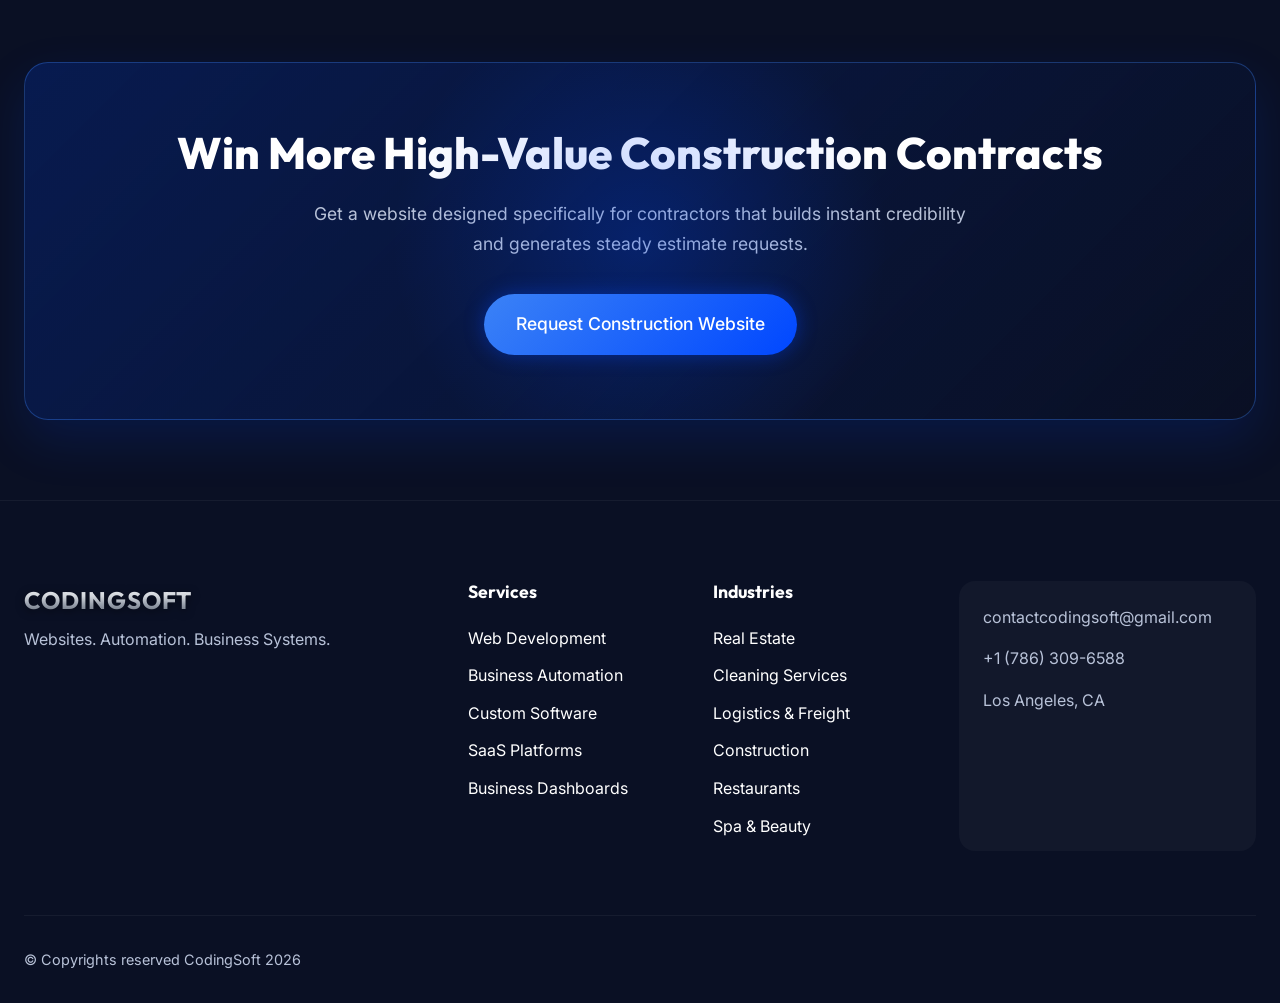
<file: industries/construction-websites/index.html>
<!doctype html>
<html lang="en">
  <head>
    <meta charset="UTF-8" />
    <meta name="viewport" content="width=device-width, initial-scale=1.0" />
    <title>Construction Websites That Win Projects | CodingSoft Technology</title>
    <meta
      name="description"
      content="High-converting websites for general contractors, remodeling, roofing, and construction companies. Features project galleries, estimate request funnels, service area maps, and credibility proof."
    />
    <link rel="canonical" href="https://www.codingsoft.tech/industries/construction-websites/" />

    <!-- Open Graph / Facebook -->
    <meta property="og:type" content="website" />
    <meta property="og:url" content="https://www.codingsoft.tech/industries/construction-websites/" />
    <meta property="og:title" content="Construction Websites That Win Projects | CodingSoft Technology" />
    <meta
      property="og:description"
      content="Websites built for contractors and construction firms to win high-value residential and commercial contracts."
    />
    <meta property="og:image" content="https://www.codingsoft.tech/preview.png" />

    <!-- Twitter -->
    <meta name="twitter:card" content="summary_large_image" />
    <meta name="twitter:url" content="https://www.codingsoft.tech/industries/construction-websites/" />
    <meta name="twitter:title" content="Construction Websites That Win Projects | CodingSoft Technology" />
    <meta
      name="twitter:description"
      content="Websites built for contractors and construction firms to win high-value residential and commercial contracts."
    />
    <meta name="twitter:image" content="https://www.codingsoft.tech/preview.png" />

    <link
      rel="icon"
      type="image/svg+xml"
      href="data:image/svg+xml,<svg width='40' height='40' viewBox='0 0 100 100' fill='none' xmlns='http://www.w3.org/2000/svg'><circle cx='50' cy='50' r='45' fill='%230047FF' /><circle cx='30' cy='50' r='6' fill='%2338BDF8' /><circle cx='40' cy='35' r='6' fill='%2338BDF8' /><circle cx='60' cy='35' r='6' fill='%2338BDF8' /><circle cx='70' cy='50' r='6' fill='%2338BDF8' /><circle cx='60' cy='65' r='6' fill='%2338BDF8' /><circle cx='40' cy='65' r='6' fill='%2338BDF8' /></svg>"
    />
    <link rel="preconnect" href="https://fonts.googleapis.com" />
    <link rel="preconnect" href="https://fonts.gstatic.com" crossorigin />
    <link
      href="https://fonts.googleapis.com/css2?family=Inter:wght@300;400;500;600;700;800&family=Outfit:wght@400;500;600;700;800&display=swap"
      rel="stylesheet"
    />
    <link rel="stylesheet" href="../../style.css" />
  </head>

  <body class="seo-page">
    <div class="bg-mesh">
      <div class="blob blob-1"></div>
      <div class="blob blob-2"></div>
    </div>

    <!-- Navigation -->
    <nav class="navbar" id="navbar">
      <div class="container nav-container">
        <a href="../../" class="logo">
          <svg
            width="40"
            height="40"
            viewBox="0 0 100 100"
            fill="none"
            xmlns="http://www.w3.org/2000/svg"
            class="logo-icon"
            aria-hidden="true"
          >
            <circle cx="50" cy="50" r="45" fill="#0047FF" />
            <circle cx="30" cy="50" r="6" fill="#38BDF8" />
            <circle cx="40" cy="35" r="6" fill="#38BDF8" />
            <circle cx="60" cy="35" r="6" fill="#38BDF8" />
            <circle cx="70" cy="50" r="6" fill="#38BDF8" />
            <circle cx="60" cy="65" r="6" fill="#38BDF8" />
            <circle cx="40" cy="65" r="6" fill="#38BDF8" />
          </svg>
          <span class="logo-text chrome-text">CODINGSOFT</span>
        </a>

        <div class="nav-links">
          <div class="nav-dropdown">
            <button class="nav-dropdown-trigger" aria-expanded="false">
              Industries <span class="chevron">▼</span>
            </button>
            <div class="nav-dropdown-menu">
              <a href="../../industries/real-estate-websites/">Real Estate</a>
              <a href="../../industries/cleaning-service-websites/">Cleaning Services</a>
              <a href="../../industries/logistics-websites/">Logistics</a>
              <a href="../../industries/construction-websites/">Construction</a>
              <a href="../../industries/restaurant-websites/">Restaurants</a>
              <a href="../../industries/spa-beauty-websites/">Spa & Beauty</a>
            </div>
          </div>
          <a href="../../#services">Services</a>
          <a href="../../#projects">Projects</a>
          <a href="../../#why-us">Company</a>
        </div>

        <div class="right-nav-actions">
          <a href="../../start-project/?industry=construction" class="btn btn-primary nav-quote-btn">Start Project</a>
          <button class="mobile-menu-btn" aria-label="Toggle Menu">
            <span></span>
            <span></span>
            <span></span>
          </button>
        </div>
      </div>
    </nav>

    <!-- Hero Section -->
    <header class="seo-hero">
      <div class="container">
        <nav class="seo-breadcrumbs" aria-label="Breadcrumb">
          <a href="../../">Home</a>
          <span class="separator">/</span>
          <a href="../../#industry-solutions">Industries</a>
          <span class="separator">/</span>
          <span class="current">Construction Websites</span>
        </nav>

        <div class="seo-hero-badge">Contractor & Builder Lead Systems</div>
        <h1 class="seo-hero-title">
          Construction Websites Built to <span class="text-gradient">Win More Projects</span>
        </h1>
        <p class="seo-hero-desc">
          We design high-impact websites for general contractors, remodelers, roofing experts, and commercial builders. Features project photo galleries, estimate request forms, licensing proof, and local SEO.
        </p>

        <div class="seo-hero-actions">
          <a href="../../start-project/?industry=construction" class="btn btn-primary btn-lg glow">
            Request Construction Website
          </a>
          <a href="#features" class="btn btn-outline btn-lg">
            See Contractor Features
          </a>
        </div>
      </div>
    </header>

    <main>
      <!-- Construction Features Grid -->
      <section class="seo-section" id="features">
        <div class="container">
          <div class="seo-section-header text-center">
            <h2 class="section-title">Designed for Contractors <span>& Trades</span></h2>
            <p class="section-subtitle">
              Showcase workmanship, prove compliance, and capture high-value estimate requests.
            </p>
          </div>

          <div class="seo-grid seo-grid-3">
            <div class="seo-card">
              <div class="seo-card-icon">
                <svg width="24" height="24" viewBox="0 0 24 24" fill="none" stroke="currentColor" stroke-width="2" stroke-linecap="round" stroke-linejoin="round" aria-hidden="true"><rect x="3" y="3" width="18" height="18" rx="2" ry="2"></rect><circle cx="8.5" cy="8.5" r="1.5"></circle><polyline points="21 15 16 10 5 21"></polyline></svg>
              </div>
              <h3 class="seo-card-title">Before & After Project Galleries</h3>
              <p class="seo-card-text">Showcase high-resolution transformations for kitchens, bathrooms, roofing, and full builds with interactive photo sliders.</p>
              <ul class="seo-card-list">
                <li>Interactive comparison sliders</li>
                <li>Project budget & timeline tags</li>
                <li>Categorized by remodel type</li>
              </ul>
            </div>

            <div class="seo-card">
              <div class="seo-card-icon">
                <svg width="24" height="24" viewBox="0 0 24 24" fill="none" stroke="currentColor" stroke-width="2" stroke-linecap="round" stroke-linejoin="round" aria-hidden="true"><polygon points="12 2 15.09 8.26 22 9.27 17 14.14 18.18 21.02 12 17.77 5.82 21.02 7 14.14 2 9.27 8.91 8.26 12 2"></polygon></svg>
              </div>
              <h3 class="seo-card-title">Detailed Estimate Request Funnel</h3>
              <p class="seo-card-text">Qualify homeowners and commercial property managers by gathering project scope, timeline, budget range, and site photos.</p>
              <ul class="seo-card-list">
                <li>Multi-step contractor intake form</li>
                <li>Blueprint & photo upload support</li>
                <li>Instant SMS notification to your phone</li>
              </ul>
            </div>

            <div class="seo-card">
              <div class="seo-card-icon">
                <svg width="24" height="24" viewBox="0 0 24 24" fill="none" stroke="currentColor" stroke-width="2" stroke-linecap="round" stroke-linejoin="round" aria-hidden="true"><path d="M12 22s8-4 8-10V5l-8-3-8 3v7c0 6 8 10 8 10z"></path></svg>
              </div>
              <h3 class="seo-card-title">License, Bond & Insurance Proof</h3>
              <p class="seo-card-text">Establish trust before the initial consultation by highlighting contractor license numbers, insurance coverage, and safety standards.</p>
              <ul class="seo-card-list">
                <li>CSLB / State license badge display</li>
                <li>General liability insurance callouts</li>
                <li>Worker's comp and safety badges</li>
              </ul>
            </div>

            <div class="seo-card">
              <div class="seo-card-icon">
                <svg width="24" height="24" viewBox="0 0 24 24" fill="none" stroke="currentColor" stroke-width="2" stroke-linecap="round" stroke-linejoin="round" aria-hidden="true"><path d="M21 10c0 7-9 13-9 13s-9-6-9-13a9 9 0 0 1 18 0z"></path><circle cx="12" cy="10" r="3"></circle></svg>
              </div>
              <h3 class="seo-card-title">Service Area City Pages</h3>
              <p class="seo-card-text">Rank in every city and suburb you service with dedicated landing sections optimized for local contractor search intent.</p>
              <ul class="seo-card-list">
                <li>City & zip code keyword targeting</li>
                <li>Interactive service map polygon</li>
                <li>Local contractor schema metadata</li>
              </ul>
            </div>

            <div class="seo-card">
              <div class="seo-card-icon">
                <svg width="24" height="24" viewBox="0 0 24 24" fill="none" stroke="currentColor" stroke-width="2" stroke-linecap="round" stroke-linejoin="round" aria-hidden="true"><path d="M21 11.5a8.38 8.38 0 0 1-.9 3.8 8.5 8.5 0 0 1-7.6 4.7 8.38 8.38 0 0 1-3.8-.9L3 21l1.9-5.7a8.38 8.38 0 0 1-.9-3.8 8.5 8.5 0 0 1 4.7-7.6 8.38 8.38 0 0 1 3.8-.9h.5a8.48 8.48 0 0 1 8 8v.5z"></path></svg>
              </div>
              <h3 class="seo-card-title">Direct WhatsApp & On-Site Booking</h3>
              <p class="seo-card-text">Allow prospective clients to quickly text project photos over WhatsApp or book an on-site consultation into your calendar.</p>
              <ul class="seo-card-list">
                <li>One-tap WhatsApp photo estimating</li>
                <li>On-site consultation scheduling</li>
                <li>Automatic SMS appointment reminders</li>
              </ul>
            </div>

            <div class="seo-card">
              <div class="seo-card-icon">
                <svg width="24" height="24" viewBox="0 0 24 24" fill="none" stroke="currentColor" stroke-width="2" stroke-linecap="round" stroke-linejoin="round" aria-hidden="true"><circle cx="12" cy="12" r="10"></circle><line x1="2" y1="12" x2="22" y2="12"></line><path d="M12 2a15.3 15.3 0 0 1 4 10 15.3 15.3 0 0 1-4 10 15.3 15.3 0 0 1-4-10 15.3 15.3 0 0 1 4-10z"></path></svg>
              </div>
              <h3 class="seo-card-title">Bilingual English & Spanish Copy</h3>
              <p class="seo-card-text">Reach both English and Spanish-speaking property owners and subcontractors with full bilingual page architecture.</p>
              <ul class="seo-card-list">
                <li>Bilingual service descriptions</li>
                <li>Dual-language quote intake forms</li>
                <li>Indexed in both search markets</li>
              </ul>
            </div>
          </div>
        </div>
      </section>

      <!-- Proof Section -->
      <section class="seo-section bg-alt">
        <div class="container">
          <div class="seo-proof">
            <div class="seo-proof-badge">High Conversion Architecture</div>
            <h2 class="seo-card-title" style="font-size: 1.8rem; margin-bottom: 1rem;">Engineered for High-Ticket Project Inquiries</h2>
            <p style="color: var(--text-muted); font-size: 1.05rem; line-height: 1.7; max-width: 800px; margin-bottom: 1.5rem;">
              Contractor websites engineered by CodingSoft focus heavily on proof of execution, transparent process breakdowns, and frictionless estimate requests that convert search traffic into booked consultations.
            </p>

            <div class="feature-pill-group">
              <span class="feature-pill">Fast Mobile Speed</span>
              <span class="feature-pill">Photo Estimator</span>
              <span class="feature-pill">Local SEO Schema</span>
              <span class="feature-pill">Google Reviews</span>
            </div>

            <div class="mt-4" style="display: flex; gap: 1rem; flex-wrap: wrap;">
              <a href="../../services/web-development/" class="btn btn-primary">
                Explore Web Development →
              </a>
              <a href="../../services/business-automation/" class="btn btn-outline">
                Automate Lead Routing
              </a>
            </div>
          </div>
        </div>
      </section>

      <!-- Tailored FAQ -->
      <section class="seo-section">
        <div class="container">
          <div class="seo-section-header text-center">
            <h2 class="section-title">Construction Website <span>FAQs</span></h2>
            <p class="section-subtitle">Common questions from contractors and builders.</p>
          </div>

          <div class="seo-faq-grid">
            <div class="seo-faq-item">
              <button class="seo-faq-question">
                <span>Can prospective clients upload photos or project plans?</span>
                <span class="icon">+</span>
              </button>
              <div class="seo-faq-answer">
                Yes. Our estimate forms include file upload fields for job site photos, floor plans, and architectural blueprints so you can review specifications before scheduling an on-site visit.
              </div>
            </div>

            <div class="seo-faq-item">
              <button class="seo-faq-question">
                <span>How do you help my construction company rank locally?</span>
                <span class="icon">+</span>
              </button>
              <div class="seo-faq-answer">
                We build service-area landing pages targeting your specific cities, optimize Core Web Vitals, and configure Schema.org LocalBusiness structured data to maximize your visibility in Google local pack results.
              </div>
            </div>

            <div class="seo-faq-item">
              <button class="seo-faq-question">
                <span>Can I easily update my project gallery after launch?</span>
                <span class="icon">+</span>
              </button>
              <div class="seo-faq-answer">
                Yes. We can structure your gallery with clean image management or automated social feeds so your newest completed projects are featured immediately.
              </div>
            </div>
          </div>
        </div>
      </section>

      <!-- Bottom CTA Banner -->
      <section class="seo-section bg-alt">
        <div class="container">
          <div class="seo-cta-banner">
            <div class="cta-bg-glow"></div>
            <h2 class="seo-cta-title">Win More High-Value Construction Contracts</h2>
            <p class="seo-cta-desc">
              Get a website designed specifically for contractors that builds instant credibility and generates steady estimate requests.
            </p>
            <a href="../../start-project/?industry=construction" class="btn btn-primary btn-lg glow">
              Request Construction Website
            </a>
          </div>
        </div>
      </section>
    </main>

    <!-- Footer -->
    <footer class="footer">
      <div class="container">
        <div class="footer-grid">
          <div class="footer-brand">
            <a href="../../" class="logo">
              <span class="logo-text chrome-text">CODINGSOFT</span>
            </a>
            <p class="mt-2 text-muted">Websites. Automation. Business Systems.</p>
          </div>

          <div class="footer-links">
            <h3>Services</h3>
            <ul>
              <li><a href="../../services/web-development/">Web Development</a></li>
              <li><a href="../../services/business-automation/">Business Automation</a></li>
              <li><a href="../../services/custom-software/">Custom Software</a></li>
              <li><a href="../../services/saas-development/">SaaS Platforms</a></li>
              <li><a href="../../services/dashboard-development/">Business Dashboards</a></li>
            </ul>
          </div>

          <div class="footer-links">
            <h3>Industries</h3>
            <ul>
              <li><a href="../../industries/real-estate-websites/">Real Estate</a></li>
              <li><a href="../../industries/cleaning-service-websites/">Cleaning Services</a></li>
              <li><a href="../../industries/logistics-websites/">Logistics & Freight</a></li>
              <li><a href="../../industries/construction-websites/">Construction</a></li>
              <li><a href="../../industries/restaurant-websites/">Restaurants</a></li>
              <li><a href="../../industries/spa-beauty-websites/">Spa & Beauty</a></li>
            </ul>
          </div>

          <div class="footer-contact">
            <div class="contact-item">
              <a href="mailto:contactcodingsoft@gmail.com">contactcodingsoft@gmail.com</a>
            </div>
            <div class="contact-item">
              <a href="tel:+17863096588">+1 (786) 309-6588</a>
            </div>
            <div class="contact-item">
              <span>Los Angeles, CA</span>
            </div>
          </div>
        </div>

        <div class="footer-bottom">
          <p>&copy; Copyrights reserved CodingSoft 2026</p>
        </div>
      </div>
    </footer>

    <script>
      document.addEventListener('DOMContentLoaded', () => {
        const questions = document.querySelectorAll('.seo-faq-question');
        questions.forEach(q => {
          q.addEventListener('click', () => {
            const item = q.parentElement;
            item.classList.toggle('active');
            const icon = q.querySelector('.icon');
            if (item.classList.contains('active')) {
              icon.textContent = '-';
            } else {
              icon.textContent = '+';
            }
          });
        });

        const mobileMenuBtn = document.querySelector('.mobile-menu-btn');
        const navLinks = document.querySelector('.nav-links');
        if (mobileMenuBtn && navLinks) {
          mobileMenuBtn.addEventListener('click', () => {
            navLinks.classList.toggle('active');
            mobileMenuBtn.classList.toggle('active');
            document.body.classList.toggle('menu-open');
          });
        }
      });
    </script>
  </body>
</html>
</file>
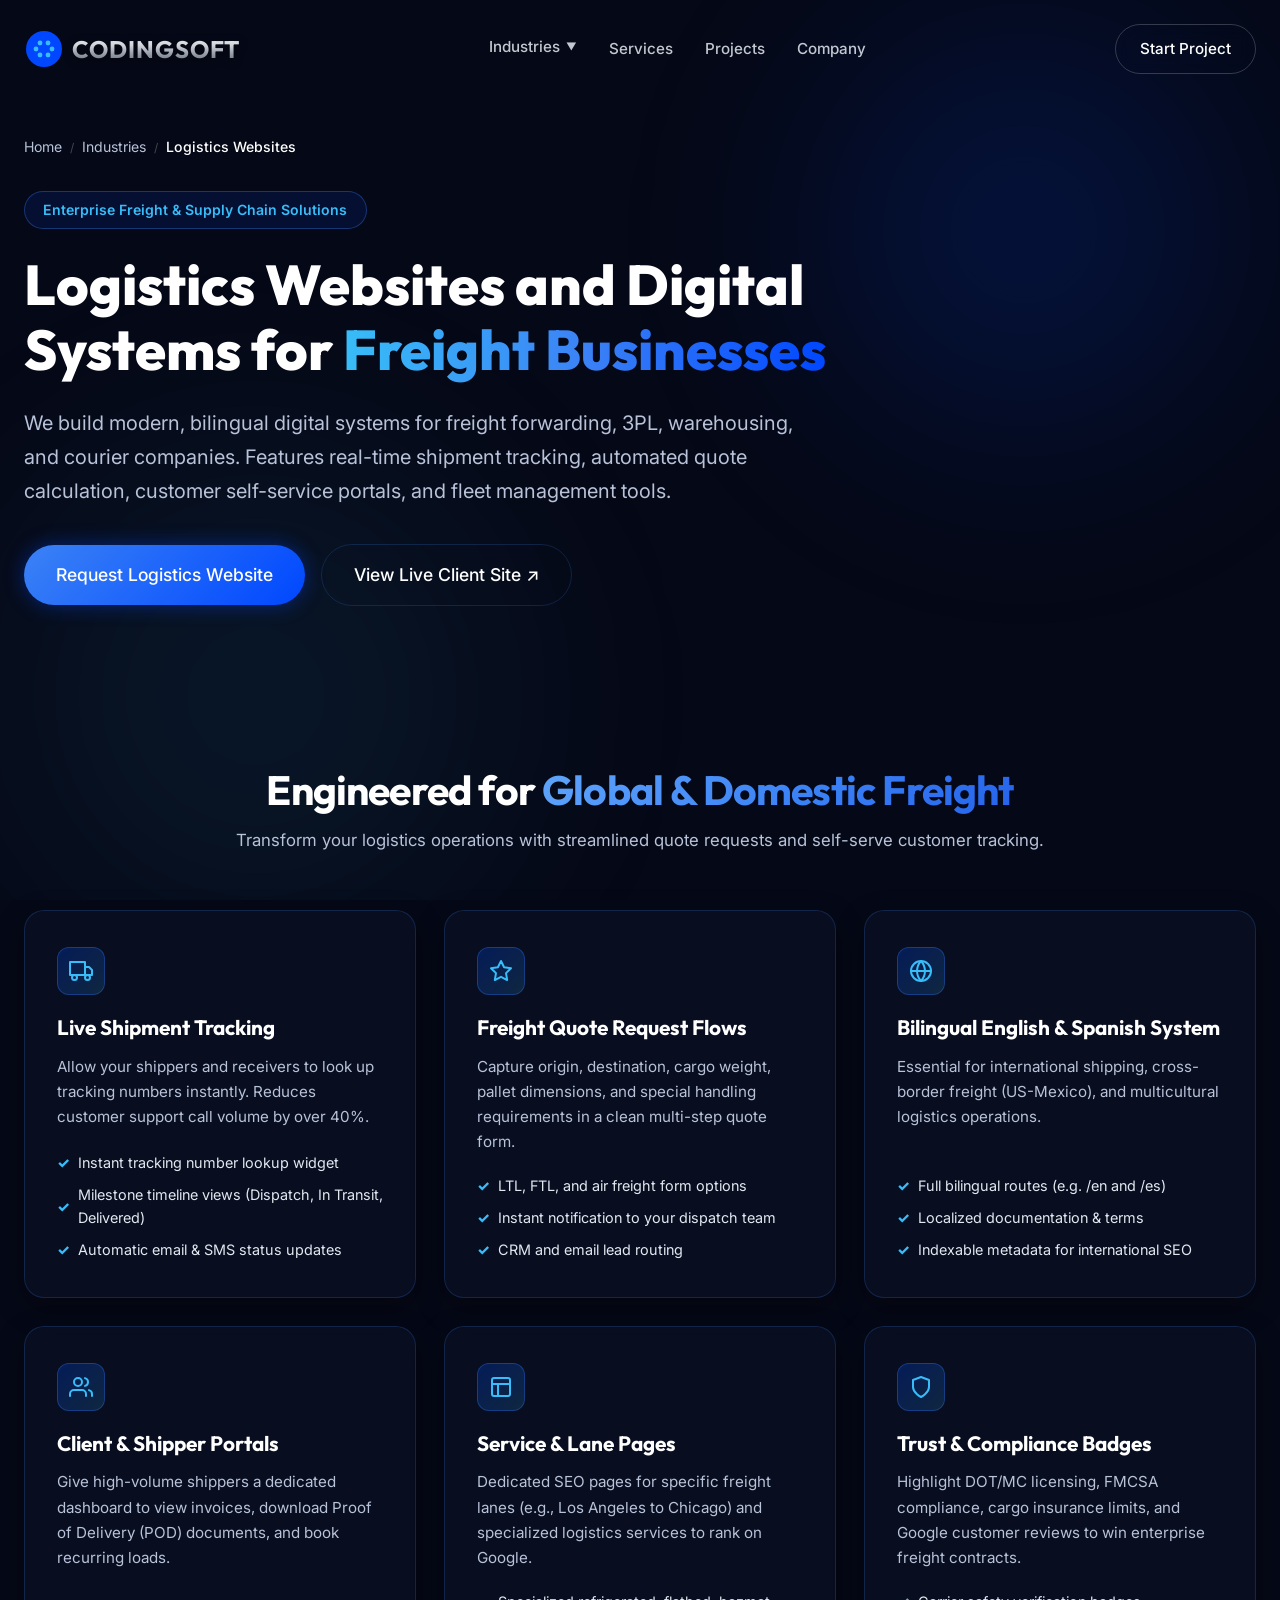
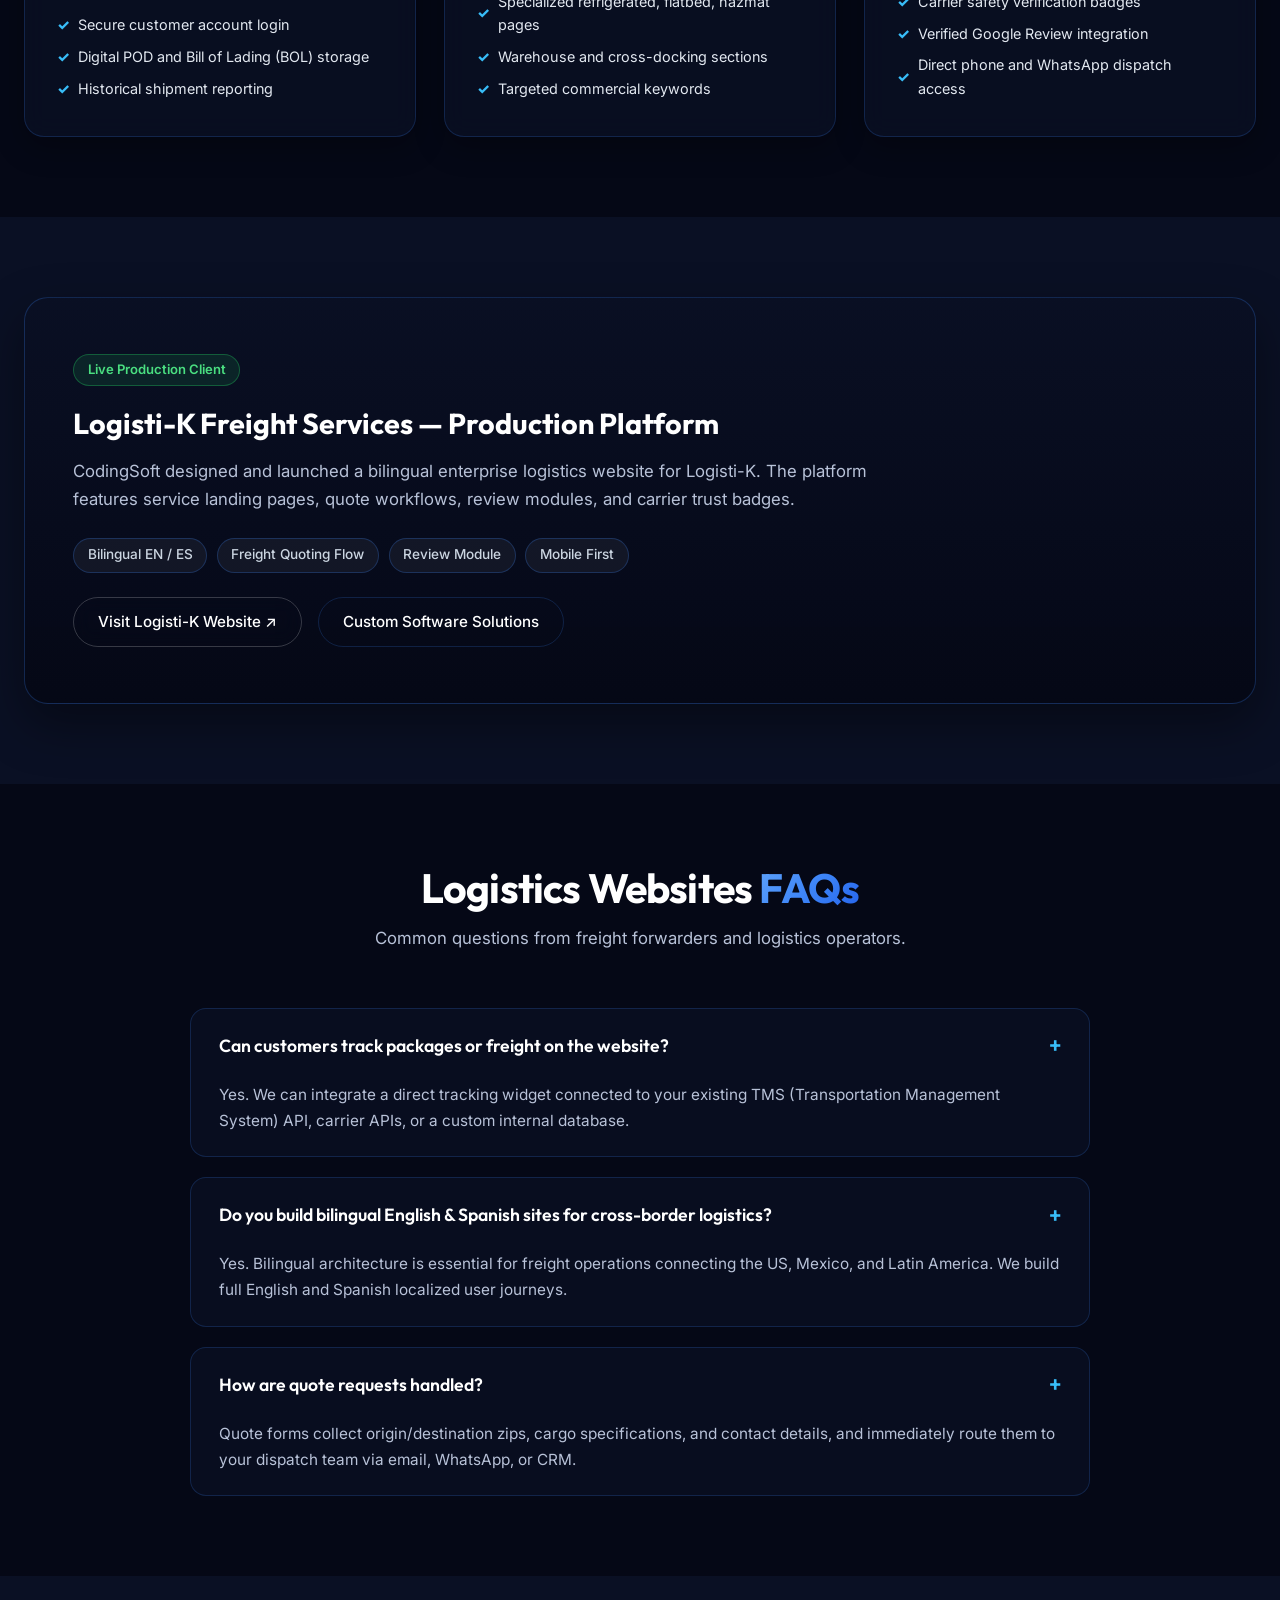
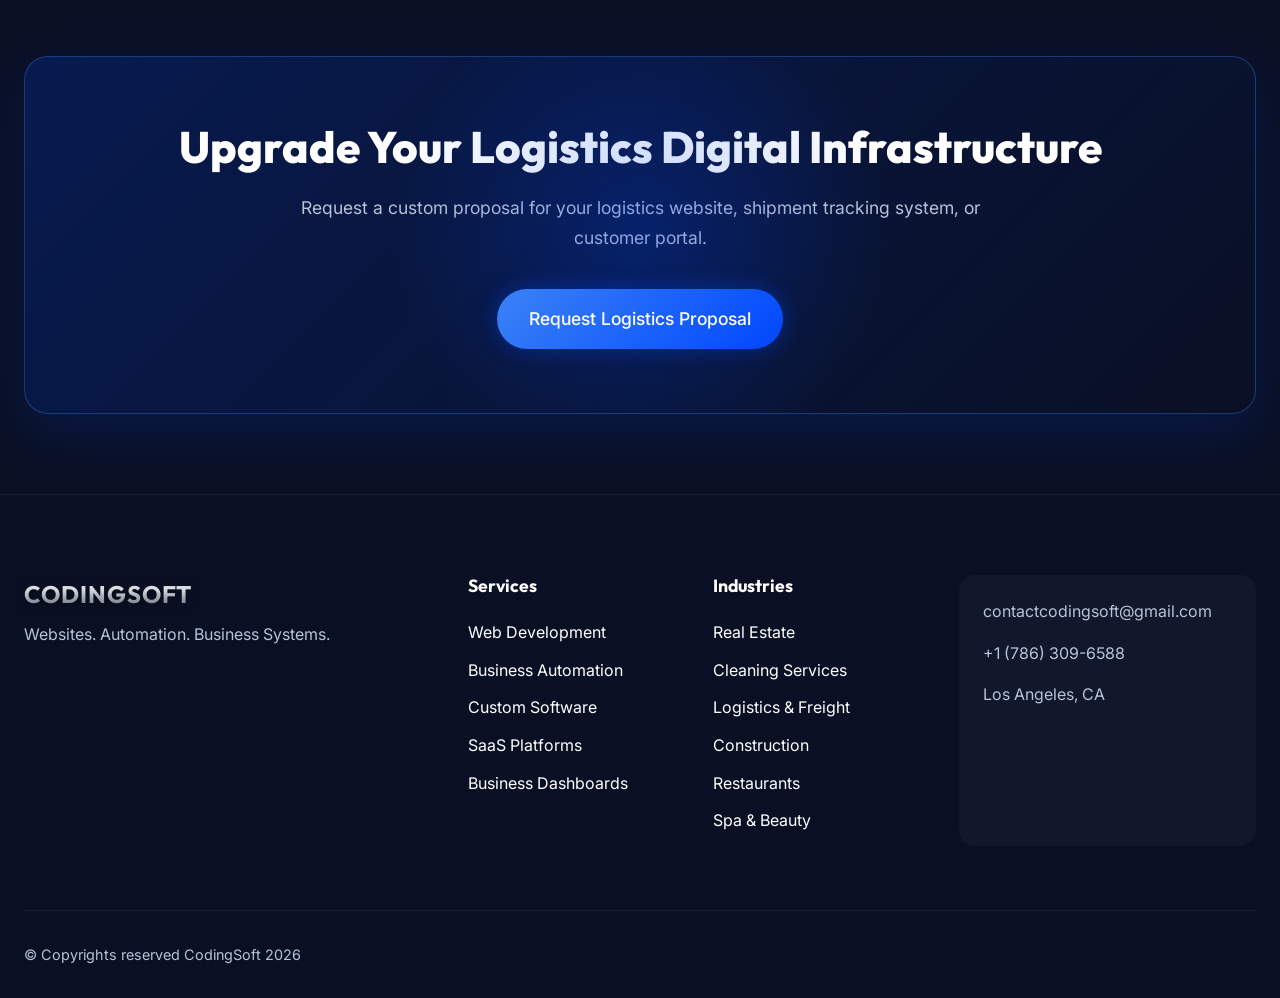
<file: industries/logistics-websites/index.html>
<!doctype html>
<html lang="en">
  <head>
    <meta charset="UTF-8" />
    <meta name="viewport" content="width=device-width, initial-scale=1.0" />
    <title>Logistics Websites & Freight Systems | CodingSoft Technology</title>
    <meta
      name="description"
      content="Modern bilingual websites and digital systems for freight, logistics, courier, and warehouse companies. Features live shipment tracking, quote flows, and customer portals."
    />
    <link rel="canonical" href="https://www.codingsoft.tech/industries/logistics-websites/" />

    <!-- Open Graph / Facebook -->
    <meta property="og:type" content="website" />
    <meta property="og:url" content="https://www.codingsoft.tech/industries/logistics-websites/" />
    <meta property="og:title" content="Logistics Websites & Freight Systems | CodingSoft Technology" />
    <meta
      property="og:description"
      content="Digital systems and bilingual websites for freight, cargo, and logistics businesses. Includes tracking and automated quote flows."
    />
    <meta property="og:image" content="https://www.codingsoft.tech/preview.png" />

    <!-- Twitter -->
    <meta name="twitter:card" content="summary_large_image" />
    <meta name="twitter:url" content="https://www.codingsoft.tech/industries/logistics-websites/" />
    <meta name="twitter:title" content="Logistics Websites & Freight Systems | CodingSoft Technology" />
    <meta
      name="twitter:description"
      content="Digital systems and bilingual websites for freight, cargo, and logistics businesses. Includes tracking and automated quote flows."
    />
    <meta name="twitter:image" content="https://www.codingsoft.tech/preview.png" />

    <link
      rel="icon"
      type="image/svg+xml"
      href="data:image/svg+xml,<svg width='40' height='40' viewBox='0 0 100 100' fill='none' xmlns='http://www.w3.org/2000/svg'><circle cx='50' cy='50' r='45' fill='%230047FF' /><circle cx='30' cy='50' r='6' fill='%2338BDF8' /><circle cx='40' cy='35' r='6' fill='%2338BDF8' /><circle cx='60' cy='35' r='6' fill='%2338BDF8' /><circle cx='70' cy='50' r='6' fill='%2338BDF8' /><circle cx='60' cy='65' r='6' fill='%2338BDF8' /><circle cx='40' cy='65' r='6' fill='%2338BDF8' /></svg>"
    />
    <link rel="preconnect" href="https://fonts.googleapis.com" />
    <link rel="preconnect" href="https://fonts.gstatic.com" crossorigin />
    <link
      href="https://fonts.googleapis.com/css2?family=Inter:wght@300;400;500;600;700;800&family=Outfit:wght@400;500;600;700;800&display=swap"
      rel="stylesheet"
    />
    <link rel="stylesheet" href="../../style.css" />
  </head>

  <body class="seo-page">
    <div class="bg-mesh">
      <div class="blob blob-1"></div>
      <div class="blob blob-2"></div>
    </div>

    <!-- Navigation -->
    <nav class="navbar" id="navbar">
      <div class="container nav-container">
        <a href="../../" class="logo">
          <svg
            width="40"
            height="40"
            viewBox="0 0 100 100"
            fill="none"
            xmlns="http://www.w3.org/2000/svg"
            class="logo-icon"
            aria-hidden="true"
          >
            <circle cx="50" cy="50" r="45" fill="#0047FF" />
            <circle cx="30" cy="50" r="6" fill="#38BDF8" />
            <circle cx="40" cy="35" r="6" fill="#38BDF8" />
            <circle cx="60" cy="35" r="6" fill="#38BDF8" />
            <circle cx="70" cy="50" r="6" fill="#38BDF8" />
            <circle cx="60" cy="65" r="6" fill="#38BDF8" />
            <circle cx="40" cy="65" r="6" fill="#38BDF8" />
          </svg>
          <span class="logo-text chrome-text">CODINGSOFT</span>
        </a>

        <div class="nav-links">
          <div class="nav-dropdown">
            <button class="nav-dropdown-trigger" aria-expanded="false">
              Industries <span class="chevron">▼</span>
            </button>
            <div class="nav-dropdown-menu">
              <a href="../../industries/real-estate-websites/">Real Estate</a>
              <a href="../../industries/cleaning-service-websites/">Cleaning Services</a>
              <a href="../../industries/logistics-websites/">Logistics</a>
              <a href="../../industries/construction-websites/">Construction</a>
              <a href="../../industries/restaurant-websites/">Restaurants</a>
              <a href="../../industries/spa-beauty-websites/">Spa & Beauty</a>
            </div>
          </div>
          <a href="../../#services">Services</a>
          <a href="../../#projects">Projects</a>
          <a href="../../#why-us">Company</a>
        </div>

        <div class="right-nav-actions">
          <a href="../../start-project/?industry=logistics" class="btn btn-primary nav-quote-btn">Start Project</a>
          <button class="mobile-menu-btn" aria-label="Toggle Menu">
            <span></span>
            <span></span>
            <span></span>
          </button>
        </div>
      </div>
    </nav>

    <!-- Hero Section -->
    <header class="seo-hero">
      <div class="container">
        <nav class="seo-breadcrumbs" aria-label="Breadcrumb">
          <a href="../../">Home</a>
          <span class="separator">/</span>
          <a href="../../#industry-solutions">Industries</a>
          <span class="separator">/</span>
          <span class="current">Logistics Websites</span>
        </nav>

        <div class="seo-hero-badge">Enterprise Freight & Supply Chain Solutions</div>
        <h1 class="seo-hero-title">
          Logistics Websites and Digital Systems for <span class="text-gradient">Freight Businesses</span>
        </h1>
        <p class="seo-hero-desc">
          We build modern, bilingual digital systems for freight forwarding, 3PL, warehousing, and courier companies. Features real-time shipment tracking, automated quote calculation, customer self-service portals, and fleet management tools.
        </p>

        <div class="seo-hero-actions">
          <a href="../../start-project/?industry=logistics" class="btn btn-primary btn-lg glow">
            Request Logistics Website
          </a>
          <a href="https://www.logisti-k.us/en" target="_blank" rel="noopener noreferrer" class="btn btn-outline btn-lg">
            View Live Client Site ↗
          </a>
        </div>
      </div>
    </header>

    <main>
      <!-- Core Logistics Features Grid -->
      <section class="seo-section" id="features">
        <div class="container">
          <div class="seo-section-header text-center">
            <h2 class="section-title">Engineered for <span>Global & Domestic Freight</span></h2>
            <p class="section-subtitle">
              Transform your logistics operations with streamlined quote requests and self-serve customer tracking.
            </p>
          </div>

          <div class="seo-grid seo-grid-3">
            <div class="seo-card">
              <div class="seo-card-icon">
                <svg width="24" height="24" viewBox="0 0 24 24" fill="none" stroke="currentColor" stroke-width="2" stroke-linecap="round" stroke-linejoin="round" aria-hidden="true"><rect x="1" y="3" width="15" height="13"></rect><polygon points="16 8 20 8 23 11 23 16 16 16 8"></polygon><circle cx="5.5" cy="18.5" r="2.5"></circle><circle cx="18.5" cy="18.5" r="2.5"></circle></svg>
              </div>
              <h3 class="seo-card-title">Live Shipment Tracking</h3>
              <p class="seo-card-text">Allow your shippers and receivers to look up tracking numbers instantly. Reduces customer support call volume by over 40%.</p>
              <ul class="seo-card-list">
                <li>Instant tracking number lookup widget</li>
                <li>Milestone timeline views (Dispatch, In Transit, Delivered)</li>
                <li>Automatic email & SMS status updates</li>
              </ul>
            </div>

            <div class="seo-card">
              <div class="seo-card-icon">
                <svg width="24" height="24" viewBox="0 0 24 24" fill="none" stroke="currentColor" stroke-width="2" stroke-linecap="round" stroke-linejoin="round" aria-hidden="true"><polygon points="12 2 15.09 8.26 22 9.27 17 14.14 18.18 21.02 12 17.77 5.82 21.02 7 14.14 2 9.27 8.91 8.26 12 2"></polygon></svg>
              </div>
              <h3 class="seo-card-title">Freight Quote Request Flows</h3>
              <p class="seo-card-text">Capture origin, destination, cargo weight, pallet dimensions, and special handling requirements in a clean multi-step quote form.</p>
              <ul class="seo-card-list">
                <li>LTL, FTL, and air freight form options</li>
                <li>Instant notification to your dispatch team</li>
                <li>CRM and email lead routing</li>
              </ul>
            </div>

            <div class="seo-card">
              <div class="seo-card-icon">
                <svg width="24" height="24" viewBox="0 0 24 24" fill="none" stroke="currentColor" stroke-width="2" stroke-linecap="round" stroke-linejoin="round" aria-hidden="true"><circle cx="12" cy="12" r="10"></circle><line x1="2" y1="12" x2="22" y2="12"></line><path d="M12 2a15.3 15.3 0 0 1 4 10 15.3 15.3 0 0 1-4 10 15.3 15.3 0 0 1-4-10 15.3 15.3 0 0 1 4-10z"></path></svg>
              </div>
              <h3 class="seo-card-title">Bilingual English & Spanish System</h3>
              <p class="seo-card-text">Essential for international shipping, cross-border freight (US-Mexico), and multicultural logistics operations.</p>
              <ul class="seo-card-list">
                <li>Full bilingual routes (e.g. /en and /es)</li>
                <li>Localized documentation & terms</li>
                <li>Indexable metadata for international SEO</li>
              </ul>
            </div>

            <div class="seo-card">
              <div class="seo-card-icon">
                <svg width="24" height="24" viewBox="0 0 24 24" fill="none" stroke="currentColor" stroke-width="2" stroke-linecap="round" stroke-linejoin="round" aria-hidden="true"><path d="M17 21v-2a4 4 0 0 0-4-4H5a4 4 0 0 0-4 4v2"></path><circle cx="9" cy="7" r="4"></circle><path d="M23 21v-2a4 4 0 0 0-3-3.87"></path><path d="M16 3.13a4 4 0 0 1 0 7.75"></path></svg>
              </div>
              <h3 class="seo-card-title">Client & Shipper Portals</h3>
              <p class="seo-card-text">Give high-volume shippers a dedicated dashboard to view invoices, download Proof of Delivery (POD) documents, and book recurring loads.</p>
              <ul class="seo-card-list">
                <li>Secure customer account login</li>
                <li>Digital POD and Bill of Lading (BOL) storage</li>
                <li>Historical shipment reporting</li>
              </ul>
            </div>

            <div class="seo-card">
              <div class="seo-card-icon">
                <svg width="24" height="24" viewBox="0 0 24 24" fill="none" stroke="currentColor" stroke-width="2" stroke-linecap="round" stroke-linejoin="round" aria-hidden="true"><rect x="3" y="3" width="18" height="18" rx="2" ry="2"></rect><line x1="3" y1="9" x2="21" y2="9"></line><line x1="9" y1="21" x2="9" y2="9"></line></svg>
              </div>
              <h3 class="seo-card-title">Service & Lane Pages</h3>
              <p class="seo-card-text">Dedicated SEO pages for specific freight lanes (e.g., Los Angeles to Chicago) and specialized logistics services to rank on Google.</p>
              <ul class="seo-card-list">
                <li>Specialized refrigerated, flatbed, hazmat pages</li>
                <li>Warehouse and cross-docking sections</li>
                <li>Targeted commercial keywords</li>
              </ul>
            </div>

            <div class="seo-card">
              <div class="seo-card-icon">
                <svg width="24" height="24" viewBox="0 0 24 24" fill="none" stroke="currentColor" stroke-width="2" stroke-linecap="round" stroke-linejoin="round" aria-hidden="true"><path d="M12 22s8-4 8-10V5l-8-3-8 3v7c0 6 8 10 8 10z"></path></svg>
              </div>
              <h3 class="seo-card-title">Trust & Compliance Badges</h3>
              <p class="seo-card-text">Highlight DOT/MC licensing, FMCSA compliance, cargo insurance limits, and Google customer reviews to win enterprise freight contracts.</p>
              <ul class="seo-card-list">
                <li>Carrier safety verification badges</li>
                <li>Verified Google Review integration</li>
                <li>Direct phone and WhatsApp dispatch access</li>
              </ul>
            </div>
          </div>
        </div>
      </section>

      <!-- Proof Section -->
      <section class="seo-section bg-alt">
        <div class="container">
          <div class="seo-proof">
            <div class="seo-proof-badge">Live Production Client</div>
            <h2 class="seo-card-title" style="font-size: 1.8rem; margin-bottom: 1rem;">Logisti-K Freight Services — Production Platform</h2>
            <p style="color: var(--text-muted); font-size: 1.05rem; line-height: 1.7; max-width: 800px; margin-bottom: 1.5rem;">
              CodingSoft designed and launched a bilingual enterprise logistics website for Logisti-K. The platform features service landing pages, quote workflows, review modules, and carrier trust badges.
            </p>

            <div class="feature-pill-group">
              <span class="feature-pill">Bilingual EN / ES</span>
              <span class="feature-pill">Freight Quoting Flow</span>
              <span class="feature-pill">Review Module</span>
              <span class="feature-pill">Mobile First</span>
            </div>

            <div class="mt-4" style="display: flex; gap: 1rem; flex-wrap: wrap;">
              <a href="https://www.logisti-k.us/en" target="_blank" rel="noopener noreferrer" class="btn btn-primary">
                Visit Logisti-K Website ↗
              </a>
              <a href="../../services/custom-software/" class="btn btn-outline">
                Custom Software Solutions
              </a>
            </div>
          </div>
        </div>
      </section>

      <!-- Tailored FAQ -->
      <section class="seo-section">
        <div class="container">
          <div class="seo-section-header text-center">
            <h2 class="section-title">Logistics Websites <span>FAQs</span></h2>
            <p class="section-subtitle">Common questions from freight forwarders and logistics operators.</p>
          </div>

          <div class="seo-faq-grid">
            <div class="seo-faq-item">
              <button class="seo-faq-question">
                <span>Can customers track packages or freight on the website?</span>
                <span class="icon">+</span>
              </button>
              <div class="seo-faq-answer">
                Yes. We can integrate a direct tracking widget connected to your existing TMS (Transportation Management System) API, carrier APIs, or a custom internal database.
              </div>
            </div>

            <div class="seo-faq-item">
              <button class="seo-faq-question">
                <span>Do you build bilingual English & Spanish sites for cross-border logistics?</span>
                <span class="icon">+</span>
              </button>
              <div class="seo-faq-answer">
                Yes. Bilingual architecture is essential for freight operations connecting the US, Mexico, and Latin America. We build full English and Spanish localized user journeys.
              </div>
            </div>

            <div class="seo-faq-item">
              <button class="seo-faq-question">
                <span>How are quote requests handled?</span>
                <span class="icon">+</span>
              </button>
              <div class="seo-faq-answer">
                Quote forms collect origin/destination zips, cargo specifications, and contact details, and immediately route them to your dispatch team via email, WhatsApp, or CRM.
              </div>
            </div>
          </div>
        </div>
      </section>

      <!-- Bottom CTA Banner -->
      <section class="seo-section bg-alt">
        <div class="container">
          <div class="seo-cta-banner">
            <div class="cta-bg-glow"></div>
            <h2 class="seo-cta-title">Upgrade Your Logistics Digital Infrastructure</h2>
            <p class="seo-cta-desc">
              Request a custom proposal for your logistics website, shipment tracking system, or customer portal.
            </p>
            <a href="../../start-project/?industry=logistics" class="btn btn-primary btn-lg glow">
              Request Logistics Proposal
            </a>
          </div>
        </div>
      </section>
    </main>

    <!-- Footer -->
    <footer class="footer">
      <div class="container">
        <div class="footer-grid">
          <div class="footer-brand">
            <a href="../../" class="logo">
              <span class="logo-text chrome-text">CODINGSOFT</span>
            </a>
            <p class="mt-2 text-muted">Websites. Automation. Business Systems.</p>
          </div>

          <div class="footer-links">
            <h3>Services</h3>
            <ul>
              <li><a href="../../services/web-development/">Web Development</a></li>
              <li><a href="../../services/business-automation/">Business Automation</a></li>
              <li><a href="../../services/custom-software/">Custom Software</a></li>
              <li><a href="../../services/saas-development/">SaaS Platforms</a></li>
              <li><a href="../../services/dashboard-development/">Business Dashboards</a></li>
            </ul>
          </div>

          <div class="footer-links">
            <h3>Industries</h3>
            <ul>
              <li><a href="../../industries/real-estate-websites/">Real Estate</a></li>
              <li><a href="../../industries/cleaning-service-websites/">Cleaning Services</a></li>
              <li><a href="../../industries/logistics-websites/">Logistics & Freight</a></li>
              <li><a href="../../industries/construction-websites/">Construction</a></li>
              <li><a href="../../industries/restaurant-websites/">Restaurants</a></li>
              <li><a href="../../industries/spa-beauty-websites/">Spa & Beauty</a></li>
            </ul>
          </div>

          <div class="footer-contact">
            <div class="contact-item">
              <a href="mailto:contactcodingsoft@gmail.com">contactcodingsoft@gmail.com</a>
            </div>
            <div class="contact-item">
              <a href="tel:+17863096588">+1 (786) 309-6588</a>
            </div>
            <div class="contact-item">
              <span>Los Angeles, CA</span>
            </div>
          </div>
        </div>

        <div class="footer-bottom">
          <p>&copy; Copyrights reserved CodingSoft 2026</p>
        </div>
      </div>
    </footer>

    <script>
      document.addEventListener('DOMContentLoaded', () => {
        const questions = document.querySelectorAll('.seo-faq-question');
        questions.forEach(q => {
          q.addEventListener('click', () => {
            const item = q.parentElement;
            item.classList.toggle('active');
            const icon = q.querySelector('.icon');
            if (item.classList.contains('active')) {
              icon.textContent = '-';
            } else {
              icon.textContent = '+';
            }
          });
        });

        const mobileMenuBtn = document.querySelector('.mobile-menu-btn');
        const navLinks = document.querySelector('.nav-links');
        if (mobileMenuBtn && navLinks) {
          mobileMenuBtn.addEventListener('click', () => {
            navLinks.classList.toggle('active');
            mobileMenuBtn.classList.toggle('active');
            document.body.classList.toggle('menu-open');
          });
        }
      });
    </script>
  </body>
</html>
</file>
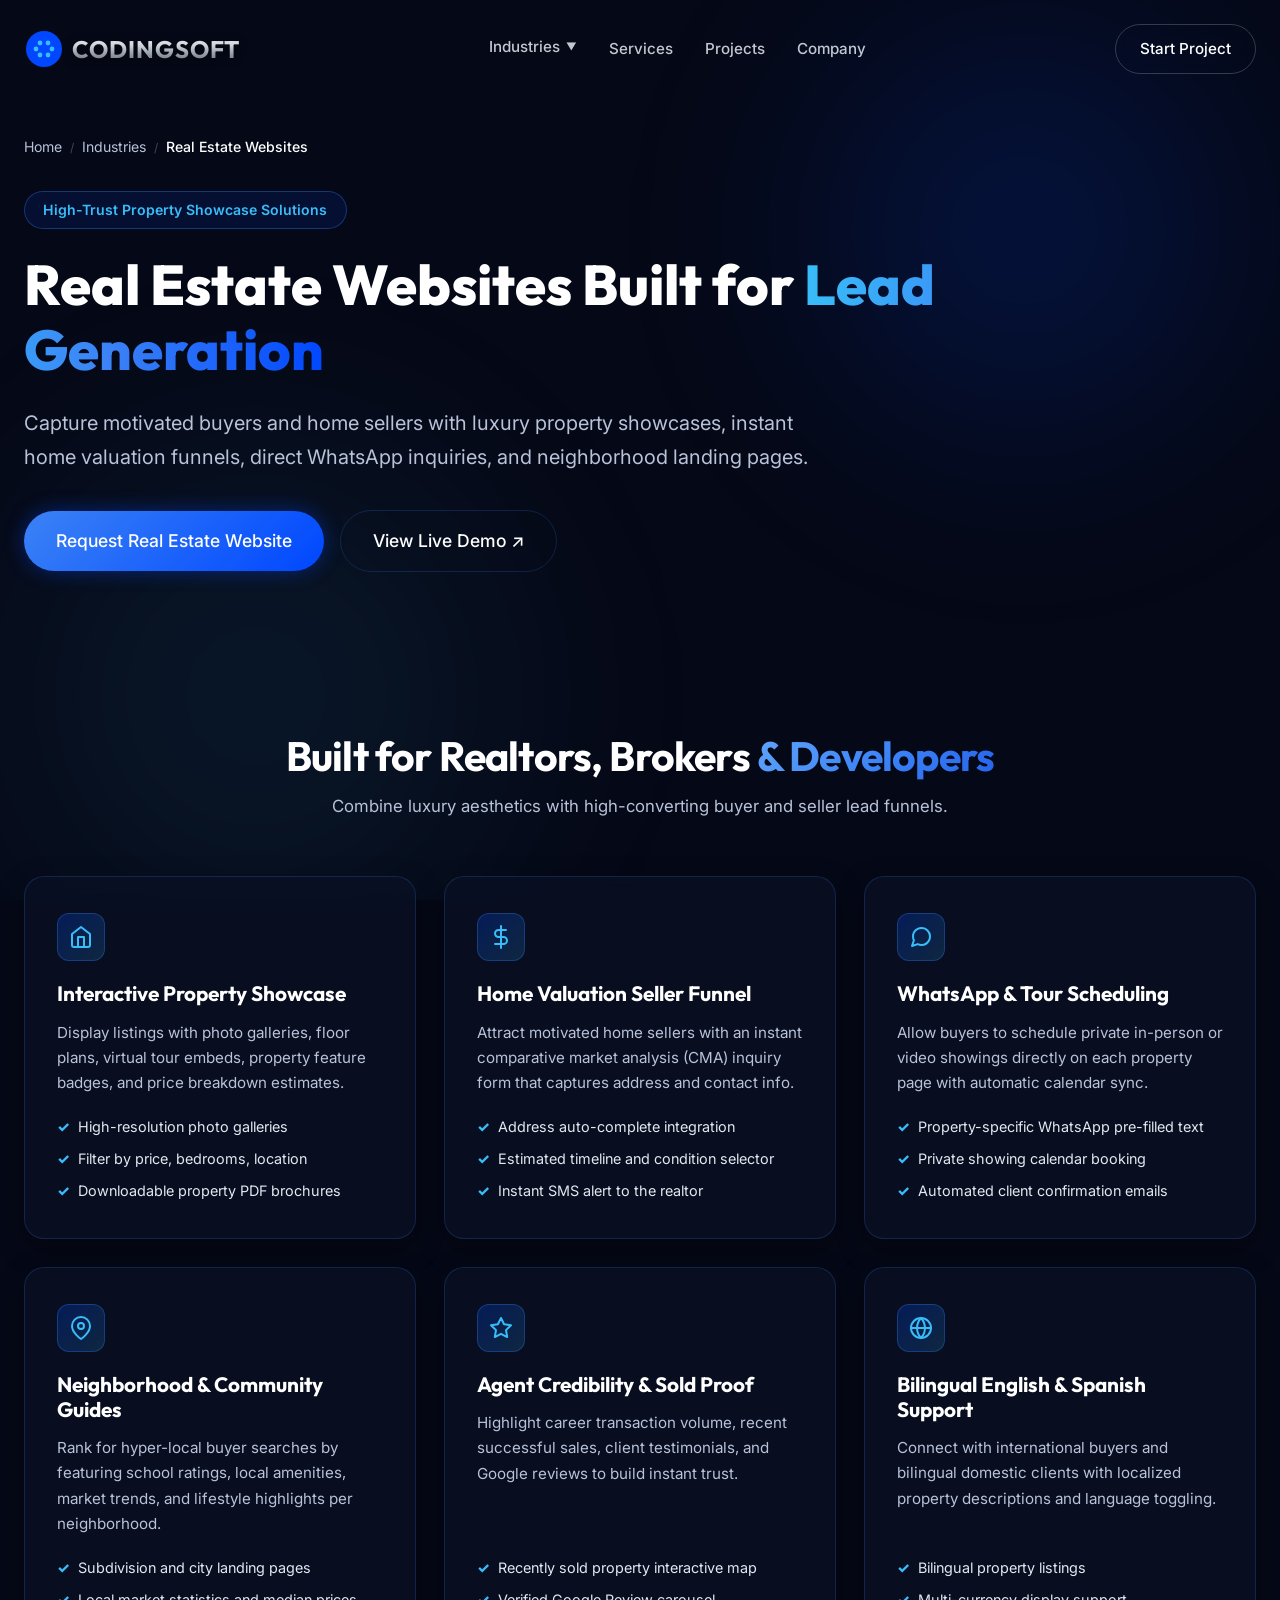
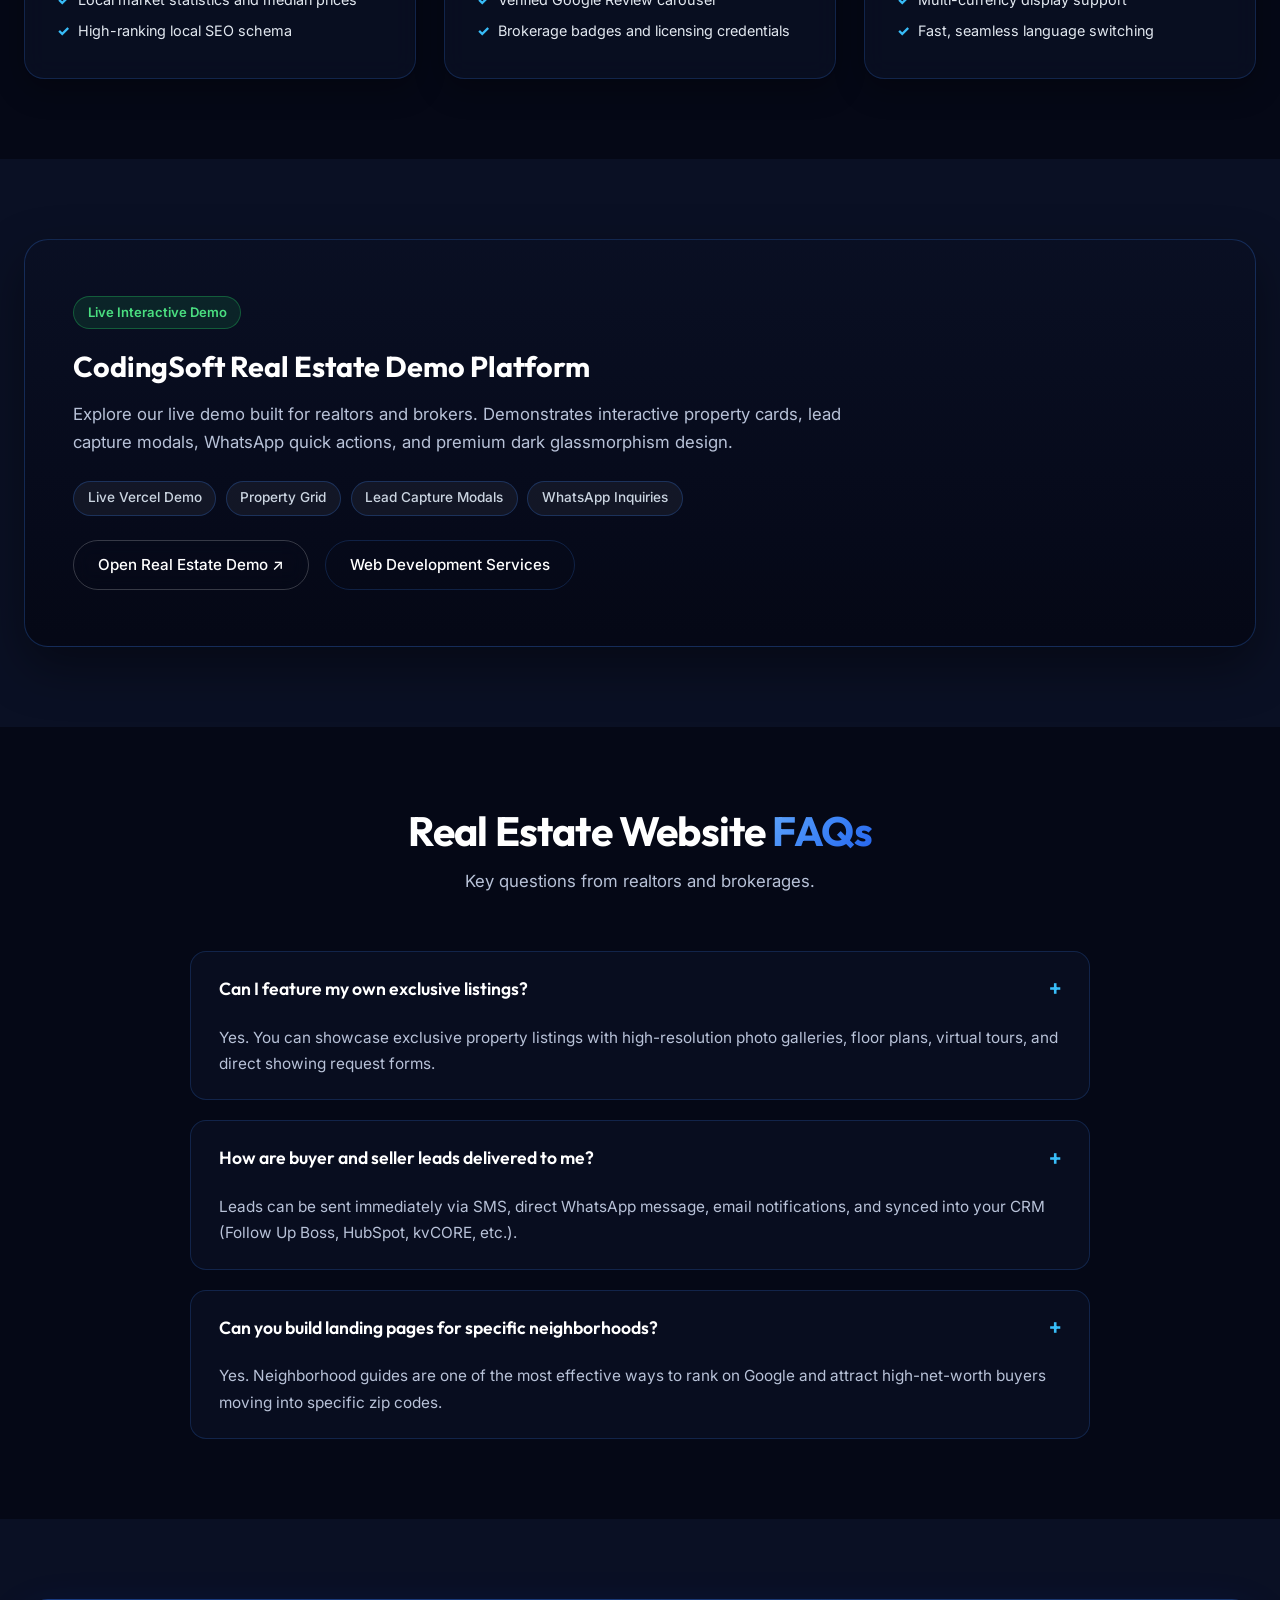
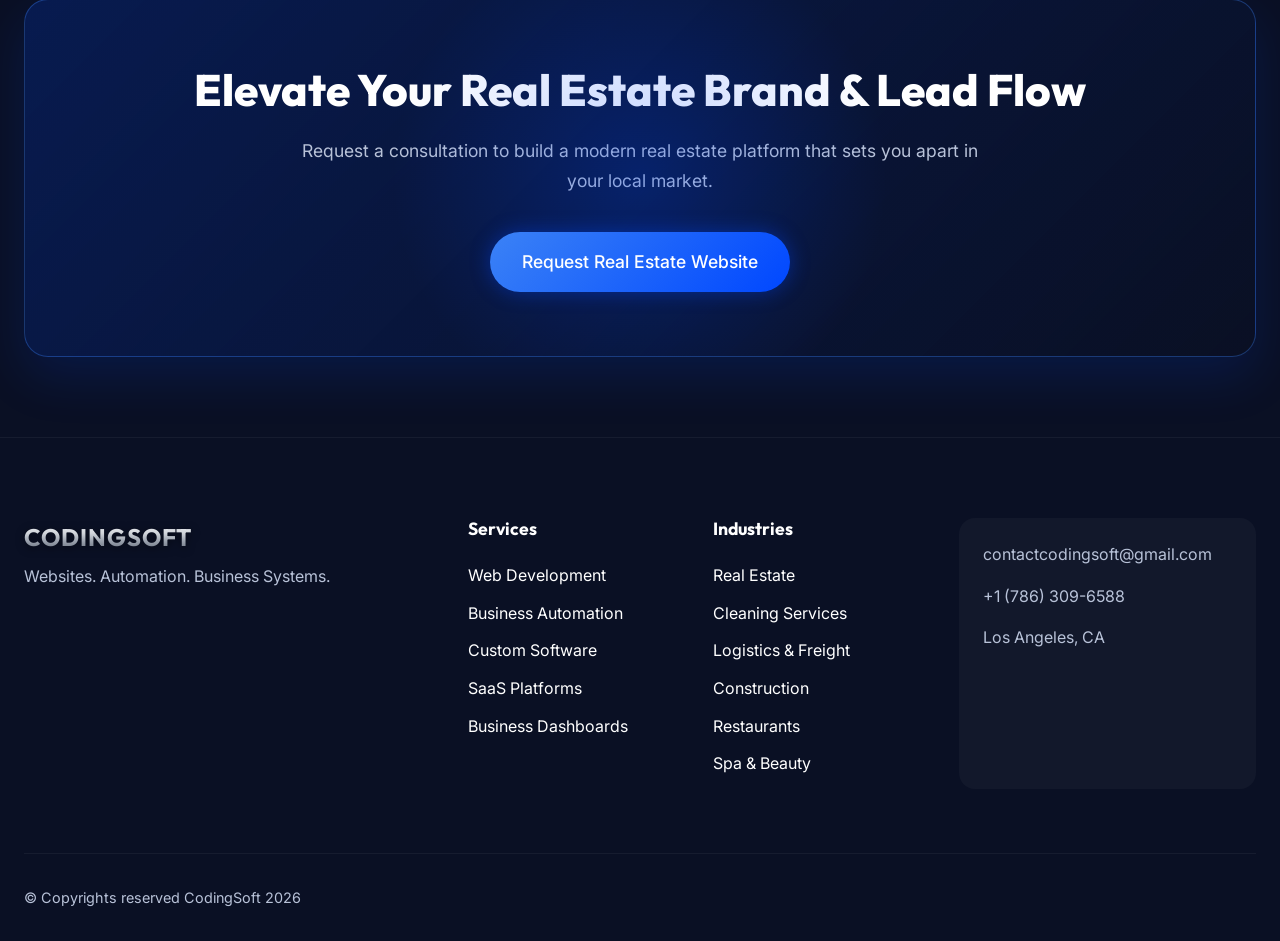
<file: industries/real-estate-websites/index.html>
<!doctype html>
<html lang="en">
  <head>
    <meta charset="UTF-8" />
    <meta name="viewport" content="width=device-width, initial-scale=1.0" />
    <title>Real Estate Websites Built for Lead Gen | CodingSoft Technology</title>
    <meta
      name="description"
      content="High-converting websites for real estate agents, brokers, and property developers. Features property showcases, lead generation funnels, WhatsApp integration, and consultation booking."
    />
    <link rel="canonical" href="https://www.codingsoft.tech/industries/real-estate-websites/" />

    <!-- Open Graph / Facebook -->
    <meta property="og:type" content="website" />
    <meta property="og:url" content="https://www.codingsoft.tech/industries/real-estate-websites/" />
    <meta property="og:title" content="Real Estate Websites Built for Lead Gen | CodingSoft Technology" />
    <meta
      property="og:description"
      content="Turn property searchers into exclusive buyer and seller leads with high-performance real estate websites."
    />
    <meta property="og:image" content="https://www.codingsoft.tech/preview.png" />

    <!-- Twitter -->
    <meta name="twitter:card" content="summary_large_image" />
    <meta name="twitter:url" content="https://www.codingsoft.tech/industries/real-estate-websites/" />
    <meta name="twitter:title" content="Real Estate Websites Built for Lead Gen | CodingSoft Technology" />
    <meta
      name="twitter:description"
      content="Turn property searchers into exclusive buyer and seller leads with high-performance real estate websites."
    />
    <meta name="twitter:image" content="https://www.codingsoft.tech/preview.png" />

    <link
      rel="icon"
      type="image/svg+xml"
      href="data:image/svg+xml,<svg width='40' height='40' viewBox='0 0 100 100' fill='none' xmlns='http://www.w3.org/2000/svg'><circle cx='50' cy='50' r='45' fill='%230047FF' /><circle cx='30' cy='50' r='6' fill='%2338BDF8' /><circle cx='40' cy='35' r='6' fill='%2338BDF8' /><circle cx='60' cy='35' r='6' fill='%2338BDF8' /><circle cx='70' cy='50' r='6' fill='%2338BDF8' /><circle cx='60' cy='65' r='6' fill='%2338BDF8' /><circle cx='40' cy='65' r='6' fill='%2338BDF8' /></svg>"
    />
    <link rel="preconnect" href="https://fonts.googleapis.com" />
    <link rel="preconnect" href="https://fonts.gstatic.com" crossorigin />
    <link
      href="https://fonts.googleapis.com/css2?family=Inter:wght@300;400;500;600;700;800&family=Outfit:wght@400;500;600;700;800&display=swap"
      rel="stylesheet"
    />
    <link rel="stylesheet" href="../../style.css" />
  </head>

  <body class="seo-page">
    <div class="bg-mesh">
      <div class="blob blob-1"></div>
      <div class="blob blob-2"></div>
    </div>

    <!-- Navigation -->
    <nav class="navbar" id="navbar">
      <div class="container nav-container">
        <a href="../../" class="logo">
          <svg
            width="40"
            height="40"
            viewBox="0 0 100 100"
            fill="none"
            xmlns="http://www.w3.org/2000/svg"
            class="logo-icon"
            aria-hidden="true"
          >
            <circle cx="50" cy="50" r="45" fill="#0047FF" />
            <circle cx="30" cy="50" r="6" fill="#38BDF8" />
            <circle cx="40" cy="35" r="6" fill="#38BDF8" />
            <circle cx="60" cy="35" r="6" fill="#38BDF8" />
            <circle cx="70" cy="50" r="6" fill="#38BDF8" />
            <circle cx="60" cy="65" r="6" fill="#38BDF8" />
            <circle cx="40" cy="65" r="6" fill="#38BDF8" />
          </svg>
          <span class="logo-text chrome-text">CODINGSOFT</span>
        </a>

        <div class="nav-links">
          <div class="nav-dropdown">
            <button class="nav-dropdown-trigger" aria-expanded="false">
              Industries <span class="chevron">▼</span>
            </button>
            <div class="nav-dropdown-menu">
              <a href="../../industries/real-estate-websites/">Real Estate</a>
              <a href="../../industries/cleaning-service-websites/">Cleaning Services</a>
              <a href="../../industries/logistics-websites/">Logistics</a>
              <a href="../../industries/construction-websites/">Construction</a>
              <a href="../../industries/restaurant-websites/">Restaurants</a>
              <a href="../../industries/spa-beauty-websites/">Spa & Beauty</a>
            </div>
          </div>
          <a href="../../#services">Services</a>
          <a href="../../#projects">Projects</a>
          <a href="../../#why-us">Company</a>
        </div>

        <div class="right-nav-actions">
          <a href="../../start-project/?industry=real-estate" class="btn btn-primary nav-quote-btn">Start Project</a>
          <button class="mobile-menu-btn" aria-label="Toggle Menu">
            <span></span>
            <span></span>
            <span></span>
          </button>
        </div>
      </div>
    </nav>

    <!-- Hero Section -->
    <header class="seo-hero">
      <div class="container">
        <nav class="seo-breadcrumbs" aria-label="Breadcrumb">
          <a href="../../">Home</a>
          <span class="separator">/</span>
          <a href="../../#industry-solutions">Industries</a>
          <span class="separator">/</span>
          <span class="current">Real Estate Websites</span>
        </nav>

        <div class="seo-hero-badge">High-Trust Property Showcase Solutions</div>
        <h1 class="seo-hero-title">
          Real Estate Websites Built for <span class="text-gradient">Lead Generation</span>
        </h1>
        <p class="seo-hero-desc">
          Capture motivated buyers and home sellers with luxury property showcases, instant home valuation funnels, direct WhatsApp inquiries, and neighborhood landing pages.
        </p>

        <div class="seo-hero-actions">
          <a href="../../start-project/?industry=real-estate" class="btn btn-primary btn-lg glow">
            Request Real Estate Website
          </a>
          <a href="https://codingsoft-demo-real-estate.vercel.app/" target="_blank" rel="noopener noreferrer" class="btn btn-outline btn-lg">
            View Live Demo ↗
          </a>
        </div>
      </div>
    </header>

    <main>
      <!-- Real Estate Features Grid -->
      <section class="seo-section" id="features">
        <div class="container">
          <div class="seo-section-header text-center">
            <h2 class="section-title">Built for Realtors, Brokers <span>& Developers</span></h2>
            <p class="section-subtitle">
              Combine luxury aesthetics with high-converting buyer and seller lead funnels.
            </p>
          </div>

          <div class="seo-grid seo-grid-3">
            <div class="seo-card">
              <div class="seo-card-icon">
                <svg width="24" height="24" viewBox="0 0 24 24" fill="none" stroke="currentColor" stroke-width="2" stroke-linecap="round" stroke-linejoin="round" aria-hidden="true"><path d="M3 9l9-7 9 7v11a2 2 0 0 1-2 2H5a2 2 0 0 1-2-2z"></path><polyline points="9 22 9 12 15 12 15 22"></polyline></svg>
              </div>
              <h3 class="seo-card-title">Interactive Property Showcase</h3>
              <p class="seo-card-text">Display listings with photo galleries, floor plans, virtual tour embeds, property feature badges, and price breakdown estimates.</p>
              <ul class="seo-card-list">
                <li>High-resolution photo galleries</li>
                <li>Filter by price, bedrooms, location</li>
                <li>Downloadable property PDF brochures</li>
              </ul>
            </div>

            <div class="seo-card">
              <div class="seo-card-icon">
                <svg width="24" height="24" viewBox="0 0 24 24" fill="none" stroke="currentColor" stroke-width="2" stroke-linecap="round" stroke-linejoin="round" aria-hidden="true"><line x1="12" y1="1" x2="12" y2="23"></line><path d="M17 5H9.5a3.5 3.5 0 0 0 0 7h5a3.5 3.5 0 0 1 0 7H6"></path></svg>
              </div>
              <h3 class="seo-card-title">Home Valuation Seller Funnel</h3>
              <p class="seo-card-text">Attract motivated home sellers with an instant comparative market analysis (CMA) inquiry form that captures address and contact info.</p>
              <ul class="seo-card-list">
                <li>Address auto-complete integration</li>
                <li>Estimated timeline and condition selector</li>
                <li>Instant SMS alert to the realtor</li>
              </ul>
            </div>

            <div class="seo-card">
              <div class="seo-card-icon">
                <svg width="24" height="24" viewBox="0 0 24 24" fill="none" stroke="currentColor" stroke-width="2" stroke-linecap="round" stroke-linejoin="round" aria-hidden="true"><path d="M21 11.5a8.38 8.38 0 0 1-.9 3.8 8.5 8.5 0 0 1-7.6 4.7 8.38 8.38 0 0 1-3.8-.9L3 21l1.9-5.7a8.38 8.38 0 0 1-.9-3.8 8.5 8.5 0 0 1 4.7-7.6 8.38 8.38 0 0 1 3.8-.9h.5a8.48 8.48 0 0 1 8 8v.5z"></path></svg>
              </div>
              <h3 class="seo-card-title">WhatsApp & Tour Scheduling</h3>
              <p class="seo-card-text">Allow buyers to schedule private in-person or video showings directly on each property page with automatic calendar sync.</p>
              <ul class="seo-card-list">
                <li>Property-specific WhatsApp pre-filled text</li>
                <li>Private showing calendar booking</li>
                <li>Automated client confirmation emails</li>
              </ul>
            </div>

            <div class="seo-card">
              <div class="seo-card-icon">
                <svg width="24" height="24" viewBox="0 0 24 24" fill="none" stroke="currentColor" stroke-width="2" stroke-linecap="round" stroke-linejoin="round" aria-hidden="true"><path d="M21 10c0 7-9 13-9 13s-9-6-9-13a9 9 0 0 1 18 0z"></path><circle cx="12" cy="10" r="3"></circle></svg>
              </div>
              <h3 class="seo-card-title">Neighborhood & Community Guides</h3>
              <p class="seo-card-text">Rank for hyper-local buyer searches by featuring school ratings, local amenities, market trends, and lifestyle highlights per neighborhood.</p>
              <ul class="seo-card-list">
                <li>Subdivision and city landing pages</li>
                <li>Local market statistics and median prices</li>
                <li>High-ranking local SEO schema</li>
              </ul>
            </div>

            <div class="seo-card">
              <div class="seo-card-icon">
                <svg width="24" height="24" viewBox="0 0 24 24" fill="none" stroke="currentColor" stroke-width="2" stroke-linecap="round" stroke-linejoin="round" aria-hidden="true"><polygon points="12 2 15.09 8.26 22 9.27 17 14.14 18.18 21.02 12 17.77 5.82 21.02 7 14.14 2 9.27 8.91 8.26 12 2"></polygon></svg>
              </div>
              <h3 class="seo-card-title">Agent Credibility & Sold Proof</h3>
              <p class="seo-card-text">Highlight career transaction volume, recent successful sales, client testimonials, and Google reviews to build instant trust.</p>
              <ul class="seo-card-list">
                <li>Recently sold property interactive map</li>
                <li>Verified Google Review carousel</li>
                <li>Brokerage badges and licensing credentials</li>
              </ul>
            </div>

            <div class="seo-card">
              <div class="seo-card-icon">
                <svg width="24" height="24" viewBox="0 0 24 24" fill="none" stroke="currentColor" stroke-width="2" stroke-linecap="round" stroke-linejoin="round" aria-hidden="true"><circle cx="12" cy="12" r="10"></circle><line x1="2" y1="12" x2="22" y2="12"></line><path d="M12 2a15.3 15.3 0 0 1 4 10 15.3 15.3 0 0 1-4 10 15.3 15.3 0 0 1-4-10 15.3 15.3 0 0 1 4-10z"></path></svg>
              </div>
              <h3 class="seo-card-title">Bilingual English & Spanish Support</h3>
              <p class="seo-card-text">Connect with international buyers and bilingual domestic clients with localized property descriptions and language toggling.</p>
              <ul class="seo-card-list">
                <li>Bilingual property listings</li>
                <li>Multi-currency display support</li>
                <li>Fast, seamless language switching</li>
              </ul>
            </div>
          </div>
        </div>
      </section>

      <!-- Proof Section -->
      <section class="seo-section bg-alt">
        <div class="container">
          <div class="seo-proof">
            <div class="seo-proof-badge">Live Interactive Demo</div>
            <h2 class="seo-card-title" style="font-size: 1.8rem; margin-bottom: 1rem;">CodingSoft Real Estate Demo Platform</h2>
            <p style="color: var(--text-muted); font-size: 1.05rem; line-height: 1.7; max-width: 800px; margin-bottom: 1.5rem;">
              Explore our live demo built for realtors and brokers. Demonstrates interactive property cards, lead capture modals, WhatsApp quick actions, and premium dark glassmorphism design.
            </p>

            <div class="feature-pill-group">
              <span class="feature-pill">Live Vercel Demo</span>
              <span class="feature-pill">Property Grid</span>
              <span class="feature-pill">Lead Capture Modals</span>
              <span class="feature-pill">WhatsApp Inquiries</span>
            </div>

            <div class="mt-4" style="display: flex; gap: 1rem; flex-wrap: wrap;">
              <a href="https://codingsoft-demo-real-estate.vercel.app/" target="_blank" rel="noopener noreferrer" class="btn btn-primary">
                Open Real Estate Demo ↗
              </a>
              <a href="../../services/web-development/" class="btn btn-outline">
                Web Development Services
              </a>
            </div>
          </div>
        </div>
      </section>

      <!-- Tailored FAQ -->
      <section class="seo-section">
        <div class="container">
          <div class="seo-section-header text-center">
            <h2 class="section-title">Real Estate Website <span>FAQs</span></h2>
            <p class="section-subtitle">Key questions from realtors and brokerages.</p>
          </div>

          <div class="seo-faq-grid">
            <div class="seo-faq-item">
              <button class="seo-faq-question">
                <span>Can I feature my own exclusive listings?</span>
                <span class="icon">+</span>
              </button>
              <div class="seo-faq-answer">
                Yes. You can showcase exclusive property listings with high-resolution photo galleries, floor plans, virtual tours, and direct showing request forms.
              </div>
            </div>

            <div class="seo-faq-item">
              <button class="seo-faq-question">
                <span>How are buyer and seller leads delivered to me?</span>
                <span class="icon">+</span>
              </button>
              <div class="seo-faq-answer">
                Leads can be sent immediately via SMS, direct WhatsApp message, email notifications, and synced into your CRM (Follow Up Boss, HubSpot, kvCORE, etc.).
              </div>
            </div>

            <div class="seo-faq-item">
              <button class="seo-faq-question">
                <span>Can you build landing pages for specific neighborhoods?</span>
                <span class="icon">+</span>
              </button>
              <div class="seo-faq-answer">
                Yes. Neighborhood guides are one of the most effective ways to rank on Google and attract high-net-worth buyers moving into specific zip codes.
              </div>
            </div>
          </div>
        </div>
      </section>

      <!-- Bottom CTA Banner -->
      <section class="seo-section bg-alt">
        <div class="container">
          <div class="seo-cta-banner">
            <div class="cta-bg-glow"></div>
            <h2 class="seo-cta-title">Elevate Your Real Estate Brand & Lead Flow</h2>
            <p class="seo-cta-desc">
              Request a consultation to build a modern real estate platform that sets you apart in your local market.
            </p>
            <a href="../../start-project/?industry=real-estate" class="btn btn-primary btn-lg glow">
              Request Real Estate Website
            </a>
          </div>
        </div>
      </section>
    </main>

    <!-- Footer -->
    <footer class="footer">
      <div class="container">
        <div class="footer-grid">
          <div class="footer-brand">
            <a href="../../" class="logo">
              <span class="logo-text chrome-text">CODINGSOFT</span>
            </a>
            <p class="mt-2 text-muted">Websites. Automation. Business Systems.</p>
          </div>

          <div class="footer-links">
            <h3>Services</h3>
            <ul>
              <li><a href="../../services/web-development/">Web Development</a></li>
              <li><a href="../../services/business-automation/">Business Automation</a></li>
              <li><a href="../../services/custom-software/">Custom Software</a></li>
              <li><a href="../../services/saas-development/">SaaS Platforms</a></li>
              <li><a href="../../services/dashboard-development/">Business Dashboards</a></li>
            </ul>
          </div>

          <div class="footer-links">
            <h3>Industries</h3>
            <ul>
              <li><a href="../../industries/real-estate-websites/">Real Estate</a></li>
              <li><a href="../../industries/cleaning-service-websites/">Cleaning Services</a></li>
              <li><a href="../../industries/logistics-websites/">Logistics & Freight</a></li>
              <li><a href="../../industries/construction-websites/">Construction</a></li>
              <li><a href="../../industries/restaurant-websites/">Restaurants</a></li>
              <li><a href="../../industries/spa-beauty-websites/">Spa & Beauty</a></li>
            </ul>
          </div>

          <div class="footer-contact">
            <div class="contact-item">
              <a href="mailto:contactcodingsoft@gmail.com">contactcodingsoft@gmail.com</a>
            </div>
            <div class="contact-item">
              <a href="tel:+17863096588">+1 (786) 309-6588</a>
            </div>
            <div class="contact-item">
              <span>Los Angeles, CA</span>
            </div>
          </div>
        </div>

        <div class="footer-bottom">
          <p>&copy; Copyrights reserved CodingSoft 2026</p>
        </div>
      </div>
    </footer>

    <script>
      document.addEventListener('DOMContentLoaded', () => {
        const questions = document.querySelectorAll('.seo-faq-question');
        questions.forEach(q => {
          q.addEventListener('click', () => {
            const item = q.parentElement;
            item.classList.toggle('active');
            const icon = q.querySelector('.icon');
            if (item.classList.contains('active')) {
              icon.textContent = '-';
            } else {
              icon.textContent = '+';
            }
          });
        });

        const mobileMenuBtn = document.querySelector('.mobile-menu-btn');
        const navLinks = document.querySelector('.nav-links');
        if (mobileMenuBtn && navLinks) {
          mobileMenuBtn.addEventListener('click', () => {
            navLinks.classList.toggle('active');
            mobileMenuBtn.classList.toggle('active');
            document.body.classList.toggle('menu-open');
          });
        }
      });
    </script>
  </body>
</html>
</file>
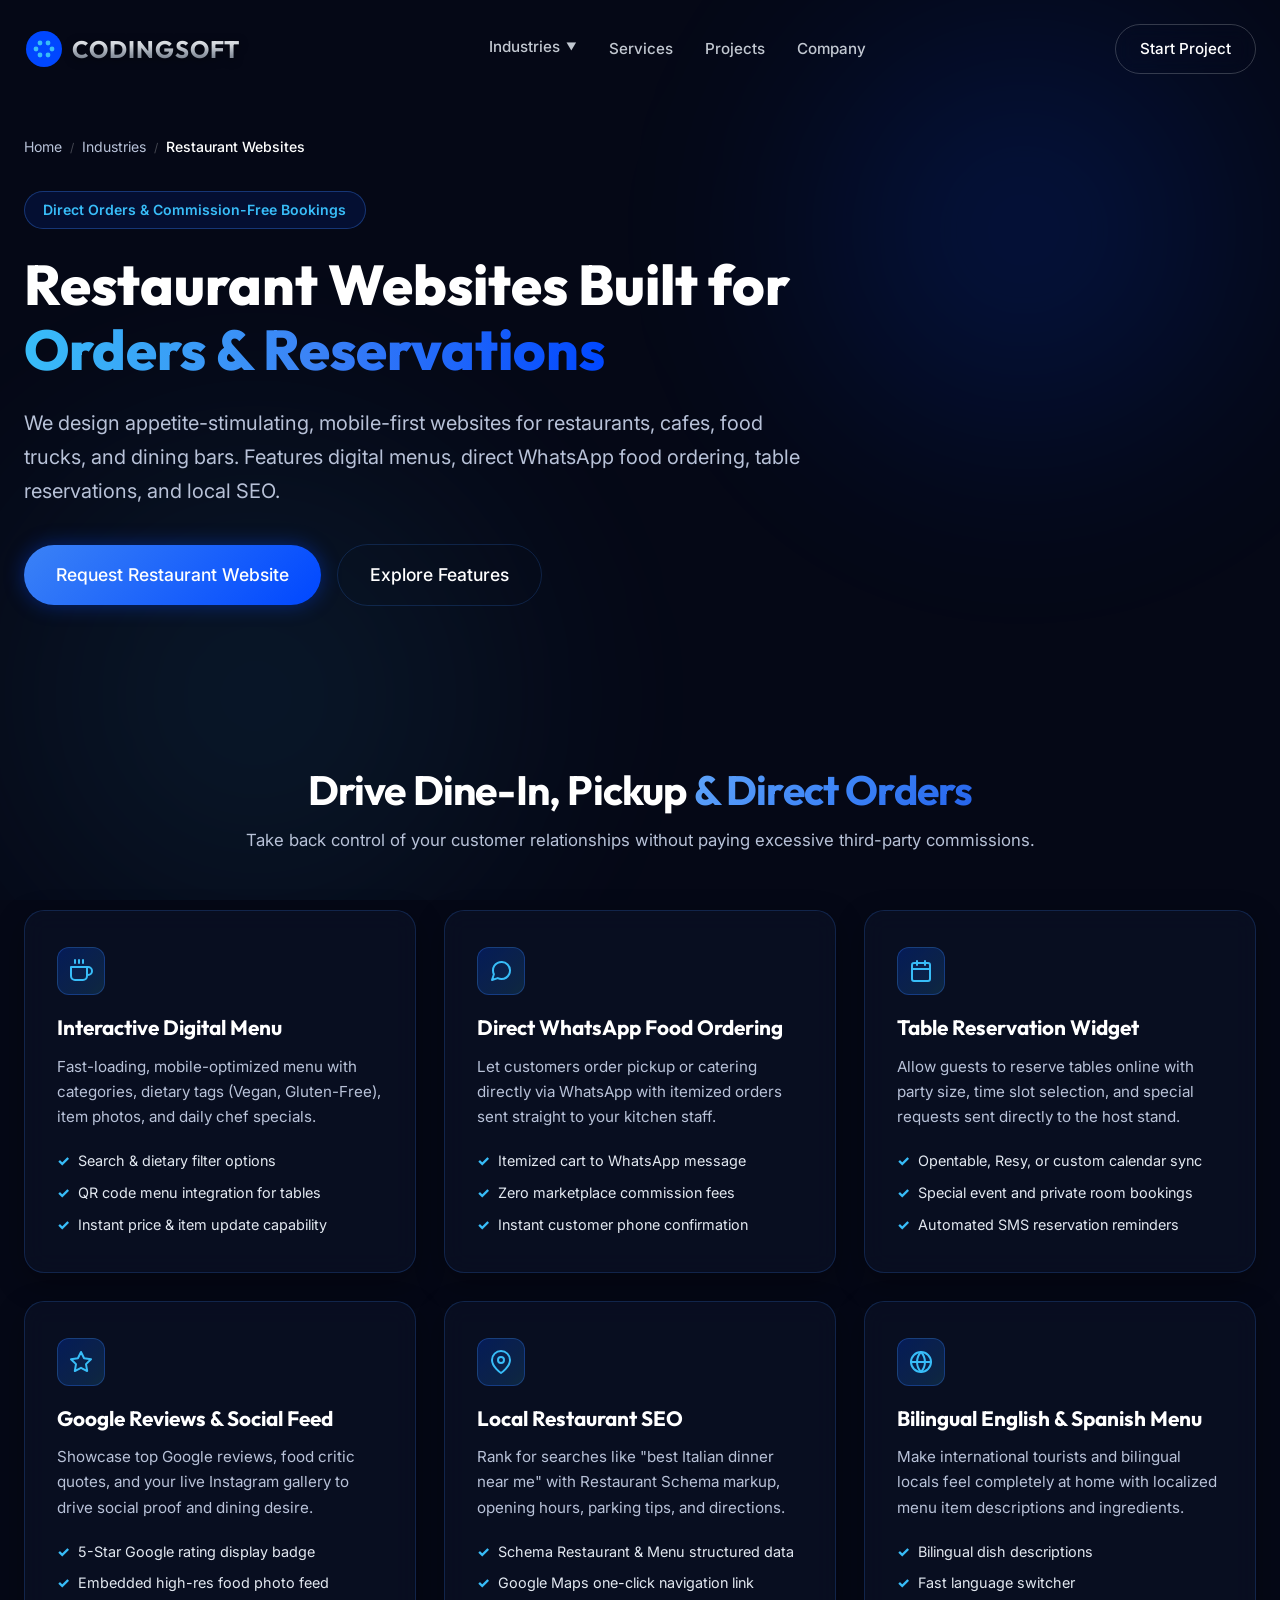
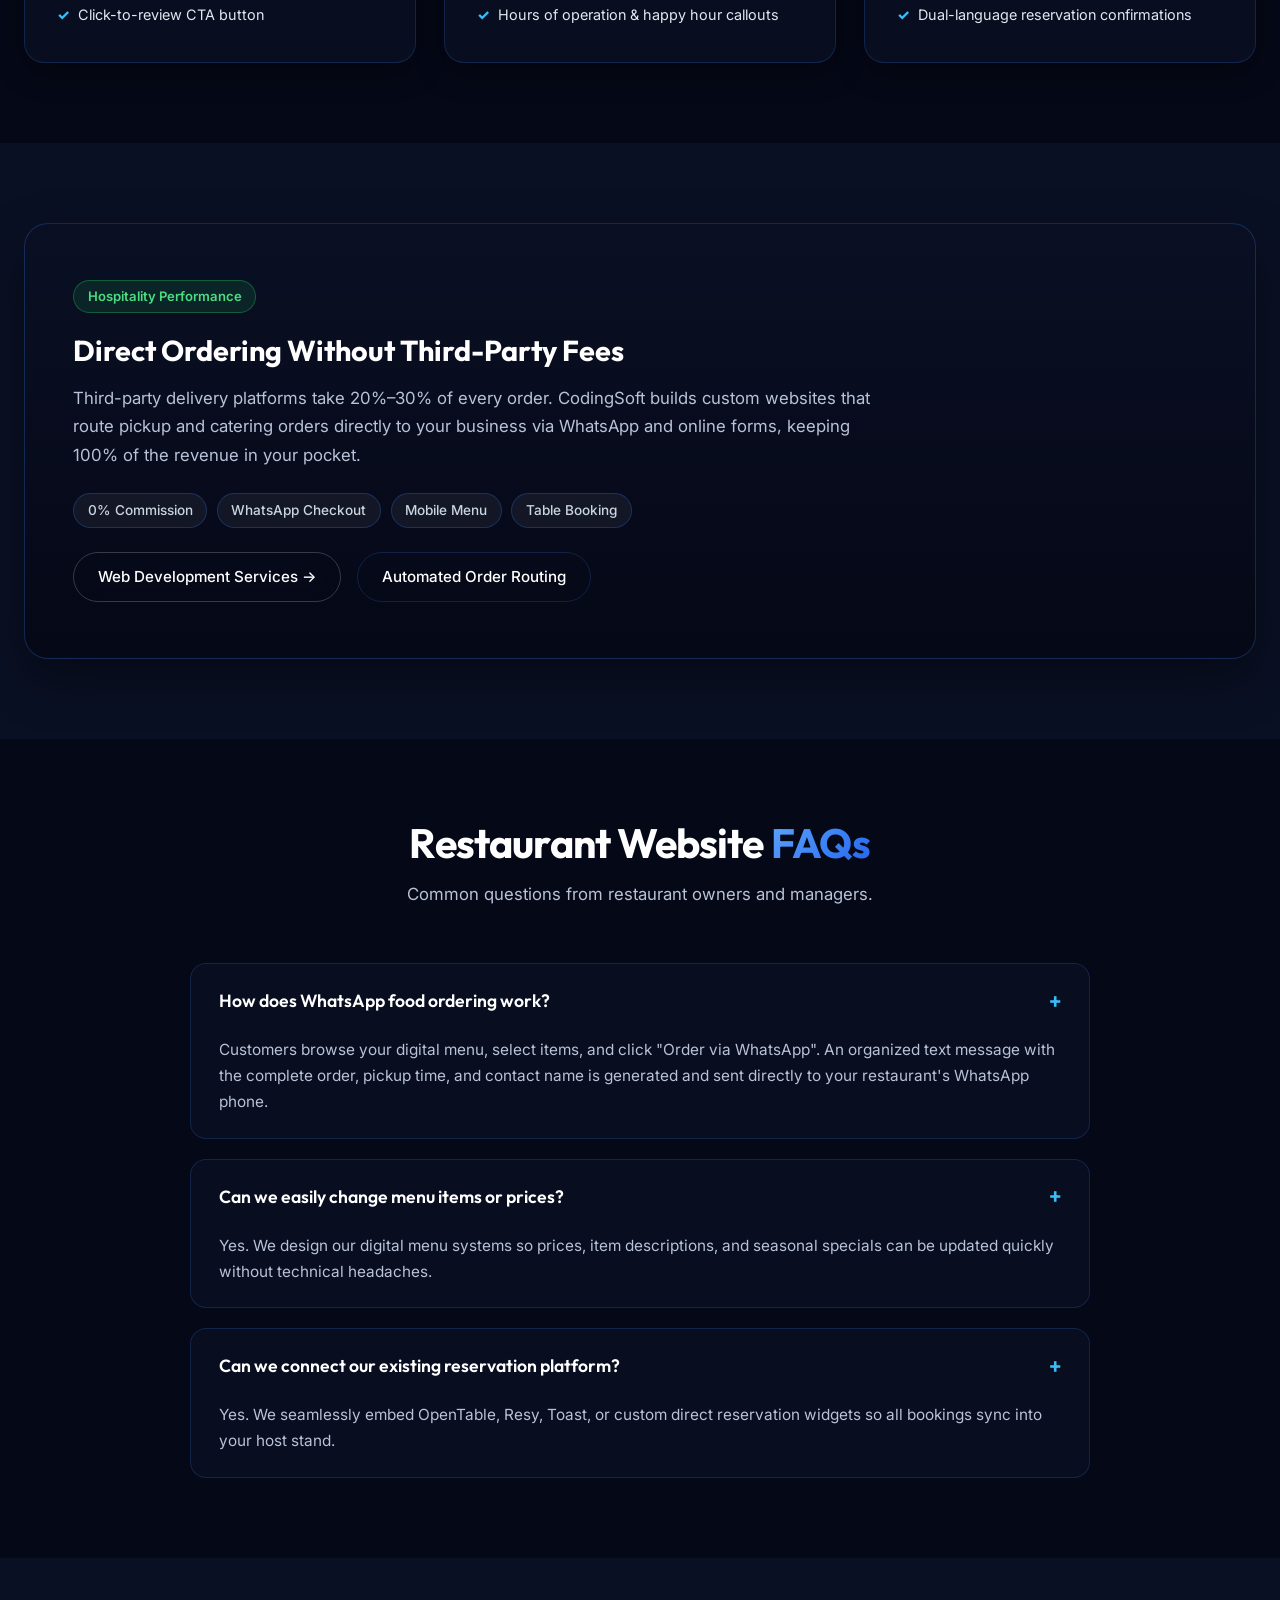
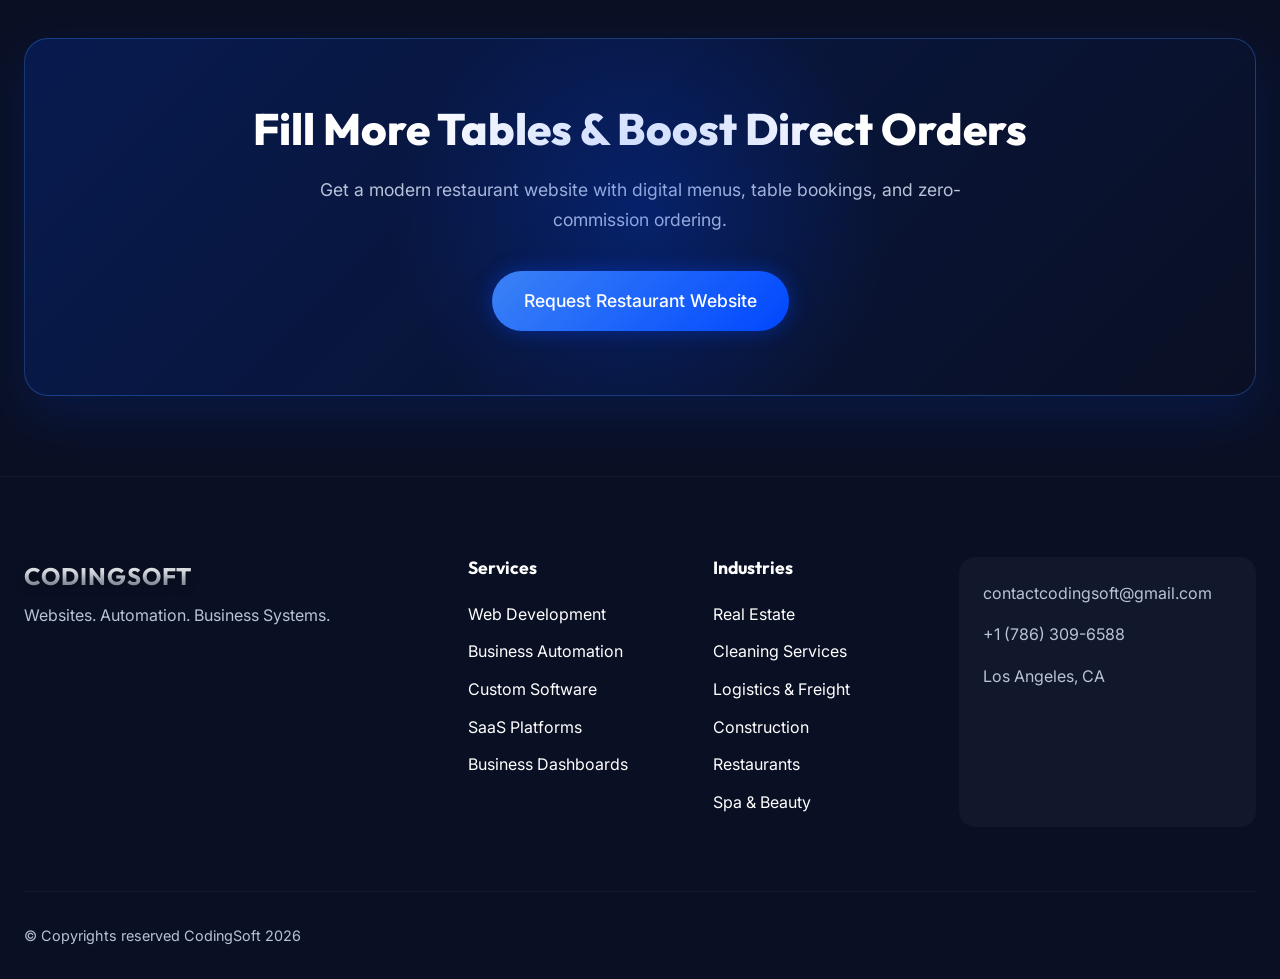
<file: industries/restaurant-websites/index.html>
<!doctype html>
<html lang="en">
  <head>
    <meta charset="UTF-8" />
    <meta name="viewport" content="width=device-width, initial-scale=1.0" />
    <title>Restaurant Websites with Online Ordering | CodingSoft Technology</title>
    <meta
      name="description"
      content="High-converting restaurant and dining websites. Features interactive digital menus, direct WhatsApp online ordering, table reservation requests, and local Google SEO."
    />
    <link rel="canonical" href="https://www.codingsoft.tech/industries/restaurant-websites/" />

    <!-- Open Graph / Facebook -->
    <meta property="og:type" content="website" />
    <meta property="og:url" content="https://www.codingsoft.tech/industries/restaurant-websites/" />
    <meta property="og:title" content="Restaurant Websites with Online Ordering | CodingSoft Technology" />
    <meta
      property="og:description"
      content="Turn diners into regular customers. Custom restaurant websites with digital menus, reservations, and WhatsApp orders."
    />
    <meta property="og:image" content="https://www.codingsoft.tech/preview.png" />

    <!-- Twitter -->
    <meta name="twitter:card" content="summary_large_image" />
    <meta name="twitter:url" content="https://www.codingsoft.tech/industries/restaurant-websites/" />
    <meta name="twitter:title" content="Restaurant Websites with Online Ordering | CodingSoft Technology" />
    <meta
      name="twitter:description"
      content="Turn diners into regular customers. Custom restaurant websites with digital menus, reservations, and WhatsApp orders."
    />
    <meta name="twitter:image" content="https://www.codingsoft.tech/preview.png" />

    <link
      rel="icon"
      type="image/svg+xml"
      href="data:image/svg+xml,<svg width='40' height='40' viewBox='0 0 100 100' fill='none' xmlns='http://www.w3.org/2000/svg'><circle cx='50' cy='50' r='45' fill='%230047FF' /><circle cx='30' cy='50' r='6' fill='%2338BDF8' /><circle cx='40' cy='35' r='6' fill='%2338BDF8' /><circle cx='60' cy='35' r='6' fill='%2338BDF8' /><circle cx='70' cy='50' r='6' fill='%2338BDF8' /><circle cx='60' cy='65' r='6' fill='%2338BDF8' /><circle cx='40' cy='65' r='6' fill='%2338BDF8' /></svg>"
    />
    <link rel="preconnect" href="https://fonts.googleapis.com" />
    <link rel="preconnect" href="https://fonts.gstatic.com" crossorigin />
    <link
      href="https://fonts.googleapis.com/css2?family=Inter:wght@300;400;500;600;700;800&family=Outfit:wght@400;500;600;700;800&display=swap"
      rel="stylesheet"
    />
    <link rel="stylesheet" href="../../style.css" />
  </head>

  <body class="seo-page">
    <div class="bg-mesh">
      <div class="blob blob-1"></div>
      <div class="blob blob-2"></div>
    </div>

    <!-- Navigation -->
    <nav class="navbar" id="navbar">
      <div class="container nav-container">
        <a href="../../" class="logo">
          <svg
            width="40"
            height="40"
            viewBox="0 0 100 100"
            fill="none"
            xmlns="http://www.w3.org/2000/svg"
            class="logo-icon"
            aria-hidden="true"
          >
            <circle cx="50" cy="50" r="45" fill="#0047FF" />
            <circle cx="30" cy="50" r="6" fill="#38BDF8" />
            <circle cx="40" cy="35" r="6" fill="#38BDF8" />
            <circle cx="60" cy="35" r="6" fill="#38BDF8" />
            <circle cx="70" cy="50" r="6" fill="#38BDF8" />
            <circle cx="60" cy="65" r="6" fill="#38BDF8" />
            <circle cx="40" cy="65" r="6" fill="#38BDF8" />
          </svg>
          <span class="logo-text chrome-text">CODINGSOFT</span>
        </a>

        <div class="nav-links">
          <div class="nav-dropdown">
            <button class="nav-dropdown-trigger" aria-expanded="false">
              Industries <span class="chevron">▼</span>
            </button>
            <div class="nav-dropdown-menu">
              <a href="../../industries/real-estate-websites/">Real Estate</a>
              <a href="../../industries/cleaning-service-websites/">Cleaning Services</a>
              <a href="../../industries/logistics-websites/">Logistics</a>
              <a href="../../industries/construction-websites/">Construction</a>
              <a href="../../industries/restaurant-websites/">Restaurants</a>
              <a href="../../industries/spa-beauty-websites/">Spa & Beauty</a>
            </div>
          </div>
          <a href="../../#services">Services</a>
          <a href="../../#projects">Projects</a>
          <a href="../../#why-us">Company</a>
        </div>

        <div class="right-nav-actions">
          <a href="../../start-project/?industry=restaurant" class="btn btn-primary nav-quote-btn">Start Project</a>
          <button class="mobile-menu-btn" aria-label="Toggle Menu">
            <span></span>
            <span></span>
            <span></span>
          </button>
        </div>
      </div>
    </nav>

    <!-- Hero Section -->
    <header class="seo-hero">
      <div class="container">
        <nav class="seo-breadcrumbs" aria-label="Breadcrumb">
          <a href="../../">Home</a>
          <span class="separator">/</span>
          <a href="../../#industry-solutions">Industries</a>
          <span class="separator">/</span>
          <span class="current">Restaurant Websites</span>
        </nav>

        <div class="seo-hero-badge">Direct Orders & Commission-Free Bookings</div>
        <h1 class="seo-hero-title">
          Restaurant Websites Built for <span class="text-gradient">Orders & Reservations</span>
        </h1>
        <p class="seo-hero-desc">
          We design appetite-stimulating, mobile-first websites for restaurants, cafes, food trucks, and dining bars. Features digital menus, direct WhatsApp food ordering, table reservations, and local SEO.
        </p>

        <div class="seo-hero-actions">
          <a href="../../start-project/?industry=restaurant" class="btn btn-primary btn-lg glow">
            Request Restaurant Website
          </a>
          <a href="#features" class="btn btn-outline btn-lg">
            Explore Features
          </a>
        </div>
      </div>
    </header>

    <main>
      <!-- Restaurant Features Grid -->
      <section class="seo-section" id="features">
        <div class="container">
          <div class="seo-section-header text-center">
            <h2 class="section-title">Drive Dine-In, Pickup <span>& Direct Orders</span></h2>
            <p class="section-subtitle">
              Take back control of your customer relationships without paying excessive third-party commissions.
            </p>
          </div>

          <div class="seo-grid seo-grid-3">
            <div class="seo-card">
              <div class="seo-card-icon">
                <svg width="24" height="24" viewBox="0 0 24 24" fill="none" stroke="currentColor" stroke-width="2" stroke-linecap="round" stroke-linejoin="round" aria-hidden="true"><path d="M18 8h1a4 4 0 0 1 0 8h-1"></path><path d="M2 8h16v9a4 4 0 0 1-4 4H6a4 4 0 0 1-4-4V8z"></path><line x1="6" y1="1" x2="6" y2="4"></line><line x1="10" y1="1" x2="10" y2="4"></line><line x1="14" y1="1" x2="14" y2="4"></line></svg>
              </div>
              <h3 class="seo-card-title">Interactive Digital Menu</h3>
              <p class="seo-card-text">Fast-loading, mobile-optimized menu with categories, dietary tags (Vegan, Gluten-Free), item photos, and daily chef specials.</p>
              <ul class="seo-card-list">
                <li>Search & dietary filter options</li>
                <li>QR code menu integration for tables</li>
                <li>Instant price & item update capability</li>
              </ul>
            </div>

            <div class="seo-card">
              <div class="seo-card-icon">
                <svg width="24" height="24" viewBox="0 0 24 24" fill="none" stroke="currentColor" stroke-width="2" stroke-linecap="round" stroke-linejoin="round" aria-hidden="true"><path d="M21 11.5a8.38 8.38 0 0 1-.9 3.8 8.5 8.5 0 0 1-7.6 4.7 8.38 8.38 0 0 1-3.8-.9L3 21l1.9-5.7a8.38 8.38 0 0 1-.9-3.8 8.5 8.5 0 0 1 4.7-7.6 8.38 8.38 0 0 1 3.8-.9h.5a8.48 8.48 0 0 1 8 8v.5z"></path></svg>
              </div>
              <h3 class="seo-card-title">Direct WhatsApp Food Ordering</h3>
              <p class="seo-card-text">Let customers order pickup or catering directly via WhatsApp with itemized orders sent straight to your kitchen staff.</p>
              <ul class="seo-card-list">
                <li>Itemized cart to WhatsApp message</li>
                <li>Zero marketplace commission fees</li>
                <li>Instant customer phone confirmation</li>
              </ul>
            </div>

            <div class="seo-card">
              <div class="seo-card-icon">
                <svg width="24" height="24" viewBox="0 0 24 24" fill="none" stroke="currentColor" stroke-width="2" stroke-linecap="round" stroke-linejoin="round" aria-hidden="true"><rect x="3" y="4" width="18" height="18" rx="2" ry="2"></rect><line x1="16" y1="2" x2="16" y2="6"></line><line x1="8" y1="2" x2="8" y2="6"></line><line x1="3" y1="10" x2="21" y2="10"></line></svg>
              </div>
              <h3 class="seo-card-title">Table Reservation Widget</h3>
              <p class="seo-card-text">Allow guests to reserve tables online with party size, time slot selection, and special requests sent directly to the host stand.</p>
              <ul class="seo-card-list">
                <li>Opentable, Resy, or custom calendar sync</li>
                <li>Special event and private room bookings</li>
                <li>Automated SMS reservation reminders</li>
              </ul>
            </div>

            <div class="seo-card">
              <div class="seo-card-icon">
                <svg width="24" height="24" viewBox="0 0 24 24" fill="none" stroke="currentColor" stroke-width="2" stroke-linecap="round" stroke-linejoin="round" aria-hidden="true"><polygon points="12 2 15.09 8.26 22 9.27 17 14.14 18.18 21.02 12 17.77 5.82 21.02 7 14.14 2 9.27 8.91 8.26 12 2"></polygon></svg>
              </div>
              <h3 class="seo-card-title">Google Reviews & Social Feed</h3>
              <p class="seo-card-text">Showcase top Google reviews, food critic quotes, and your live Instagram gallery to drive social proof and dining desire.</p>
              <ul class="seo-card-list">
                <li>5-Star Google rating display badge</li>
                <li>Embedded high-res food photo feed</li>
                <li>Click-to-review CTA button</li>
              </ul>
            </div>

            <div class="seo-card">
              <div class="seo-card-icon">
                <svg width="24" height="24" viewBox="0 0 24 24" fill="none" stroke="currentColor" stroke-width="2" stroke-linecap="round" stroke-linejoin="round" aria-hidden="true"><path d="M21 10c0 7-9 13-9 13s-9-6-9-13a9 9 0 0 1 18 0z"></path><circle cx="12" cy="10" r="3"></circle></svg>
              </div>
              <h3 class="seo-card-title">Local Restaurant SEO</h3>
              <p class="seo-card-text">Rank for searches like "best Italian dinner near me" with Restaurant Schema markup, opening hours, parking tips, and directions.</p>
              <ul class="seo-card-list">
                <li>Schema Restaurant & Menu structured data</li>
                <li>Google Maps one-click navigation link</li>
                <li>Hours of operation & happy hour callouts</li>
              </ul>
            </div>

            <div class="seo-card">
              <div class="seo-card-icon">
                <svg width="24" height="24" viewBox="0 0 24 24" fill="none" stroke="currentColor" stroke-width="2" stroke-linecap="round" stroke-linejoin="round" aria-hidden="true"><circle cx="12" cy="12" r="10"></circle><line x1="2" y1="12" x2="22" y2="12"></line><path d="M12 2a15.3 15.3 0 0 1 4 10 15.3 15.3 0 0 1-4 10 15.3 15.3 0 0 1-4-10 15.3 15.3 0 0 1 4-10z"></path></svg>
              </div>
              <h3 class="seo-card-title">Bilingual English & Spanish Menu</h3>
              <p class="seo-card-text">Make international tourists and bilingual locals feel completely at home with localized menu item descriptions and ingredients.</p>
              <ul class="seo-card-list">
                <li>Bilingual dish descriptions</li>
                <li>Fast language switcher</li>
                <li>Dual-language reservation confirmations</li>
              </ul>
            </div>
          </div>
        </div>
      </section>

      <!-- Proof Section -->
      <section class="seo-section bg-alt">
        <div class="container">
          <div class="seo-proof">
            <div class="seo-proof-badge">Hospitality Performance</div>
            <h2 class="seo-card-title" style="font-size: 1.8rem; margin-bottom: 1rem;">Direct Ordering Without Third-Party Fees</h2>
            <p style="color: var(--text-muted); font-size: 1.05rem; line-height: 1.7; max-width: 800px; margin-bottom: 1.5rem;">
              Third-party delivery platforms take 20%–30% of every order. CodingSoft builds custom websites that route pickup and catering orders directly to your business via WhatsApp and online forms, keeping 100% of the revenue in your pocket.
            </p>

            <div class="feature-pill-group">
              <span class="feature-pill">0% Commission</span>
              <span class="feature-pill">WhatsApp Checkout</span>
              <span class="feature-pill">Mobile Menu</span>
              <span class="feature-pill">Table Booking</span>
            </div>

            <div class="mt-4" style="display: flex; gap: 1rem; flex-wrap: wrap;">
              <a href="../../services/web-development/" class="btn btn-primary">
                Web Development Services →
              </a>
              <a href="../../services/business-automation/" class="btn btn-outline">
                Automated Order Routing
              </a>
            </div>
          </div>
        </div>
      </section>

      <!-- Tailored FAQ -->
      <section class="seo-section">
        <div class="container">
          <div class="seo-section-header text-center">
            <h2 class="section-title">Restaurant Website <span>FAQs</span></h2>
            <p class="section-subtitle">Common questions from restaurant owners and managers.</p>
          </div>

          <div class="seo-faq-grid">
            <div class="seo-faq-item">
              <button class="seo-faq-question">
                <span>How does WhatsApp food ordering work?</span>
                <span class="icon">+</span>
              </button>
              <div class="seo-faq-answer">
                Customers browse your digital menu, select items, and click "Order via WhatsApp". An organized text message with the complete order, pickup time, and contact name is generated and sent directly to your restaurant's WhatsApp phone.
              </div>
            </div>

            <div class="seo-faq-item">
              <button class="seo-faq-question">
                <span>Can we easily change menu items or prices?</span>
                <span class="icon">+</span>
              </button>
              <div class="seo-faq-answer">
                Yes. We design our digital menu systems so prices, item descriptions, and seasonal specials can be updated quickly without technical headaches.
              </div>
            </div>

            <div class="seo-faq-item">
              <button class="seo-faq-question">
                <span>Can we connect our existing reservation platform?</span>
                <span class="icon">+</span>
              </button>
              <div class="seo-faq-answer">
                Yes. We seamlessly embed OpenTable, Resy, Toast, or custom direct reservation widgets so all bookings sync into your host stand.
              </div>
            </div>
          </div>
        </div>
      </section>

      <!-- Bottom CTA Banner -->
      <section class="seo-section bg-alt">
        <div class="container">
          <div class="seo-cta-banner">
            <div class="cta-bg-glow"></div>
            <h2 class="seo-cta-title">Fill More Tables & Boost Direct Orders</h2>
            <p class="seo-cta-desc">
              Get a modern restaurant website with digital menus, table bookings, and zero-commission ordering.
            </p>
            <a href="../../start-project/?industry=restaurant" class="btn btn-primary btn-lg glow">
              Request Restaurant Website
            </a>
          </div>
        </div>
      </section>
    </main>

    <!-- Footer -->
    <footer class="footer">
      <div class="container">
        <div class="footer-grid">
          <div class="footer-brand">
            <a href="../../" class="logo">
              <span class="logo-text chrome-text">CODINGSOFT</span>
            </a>
            <p class="mt-2 text-muted">Websites. Automation. Business Systems.</p>
          </div>

          <div class="footer-links">
            <h3>Services</h3>
            <ul>
              <li><a href="../../services/web-development/">Web Development</a></li>
              <li><a href="../../services/business-automation/">Business Automation</a></li>
              <li><a href="../../services/custom-software/">Custom Software</a></li>
              <li><a href="../../services/saas-development/">SaaS Platforms</a></li>
              <li><a href="../../services/dashboard-development/">Business Dashboards</a></li>
            </ul>
          </div>

          <div class="footer-links">
            <h3>Industries</h3>
            <ul>
              <li><a href="../../industries/real-estate-websites/">Real Estate</a></li>
              <li><a href="../../industries/cleaning-service-websites/">Cleaning Services</a></li>
              <li><a href="../../industries/logistics-websites/">Logistics & Freight</a></li>
              <li><a href="../../industries/construction-websites/">Construction</a></li>
              <li><a href="../../industries/restaurant-websites/">Restaurants</a></li>
              <li><a href="../../industries/spa-beauty-websites/">Spa & Beauty</a></li>
            </ul>
          </div>

          <div class="footer-contact">
            <div class="contact-item">
              <a href="mailto:contactcodingsoft@gmail.com">contactcodingsoft@gmail.com</a>
            </div>
            <div class="contact-item">
              <a href="tel:+17863096588">+1 (786) 309-6588</a>
            </div>
            <div class="contact-item">
              <span>Los Angeles, CA</span>
            </div>
          </div>
        </div>

        <div class="footer-bottom">
          <p>&copy; Copyrights reserved CodingSoft 2026</p>
        </div>
      </div>
    </footer>

    <script>
      document.addEventListener('DOMContentLoaded', () => {
        const questions = document.querySelectorAll('.seo-faq-question');
        questions.forEach(q => {
          q.addEventListener('click', () => {
            const item = q.parentElement;
            item.classList.toggle('active');
            const icon = q.querySelector('.icon');
            if (item.classList.contains('active')) {
              icon.textContent = '-';
            } else {
              icon.textContent = '+';
            }
          });
        });

        const mobileMenuBtn = document.querySelector('.mobile-menu-btn');
        const navLinks = document.querySelector('.nav-links');
        if (mobileMenuBtn && navLinks) {
          mobileMenuBtn.addEventListener('click', () => {
            navLinks.classList.toggle('active');
            mobileMenuBtn.classList.toggle('active');
            document.body.classList.toggle('menu-open');
          });
        }
      });
    </script>
  </body>
</html>
</file>
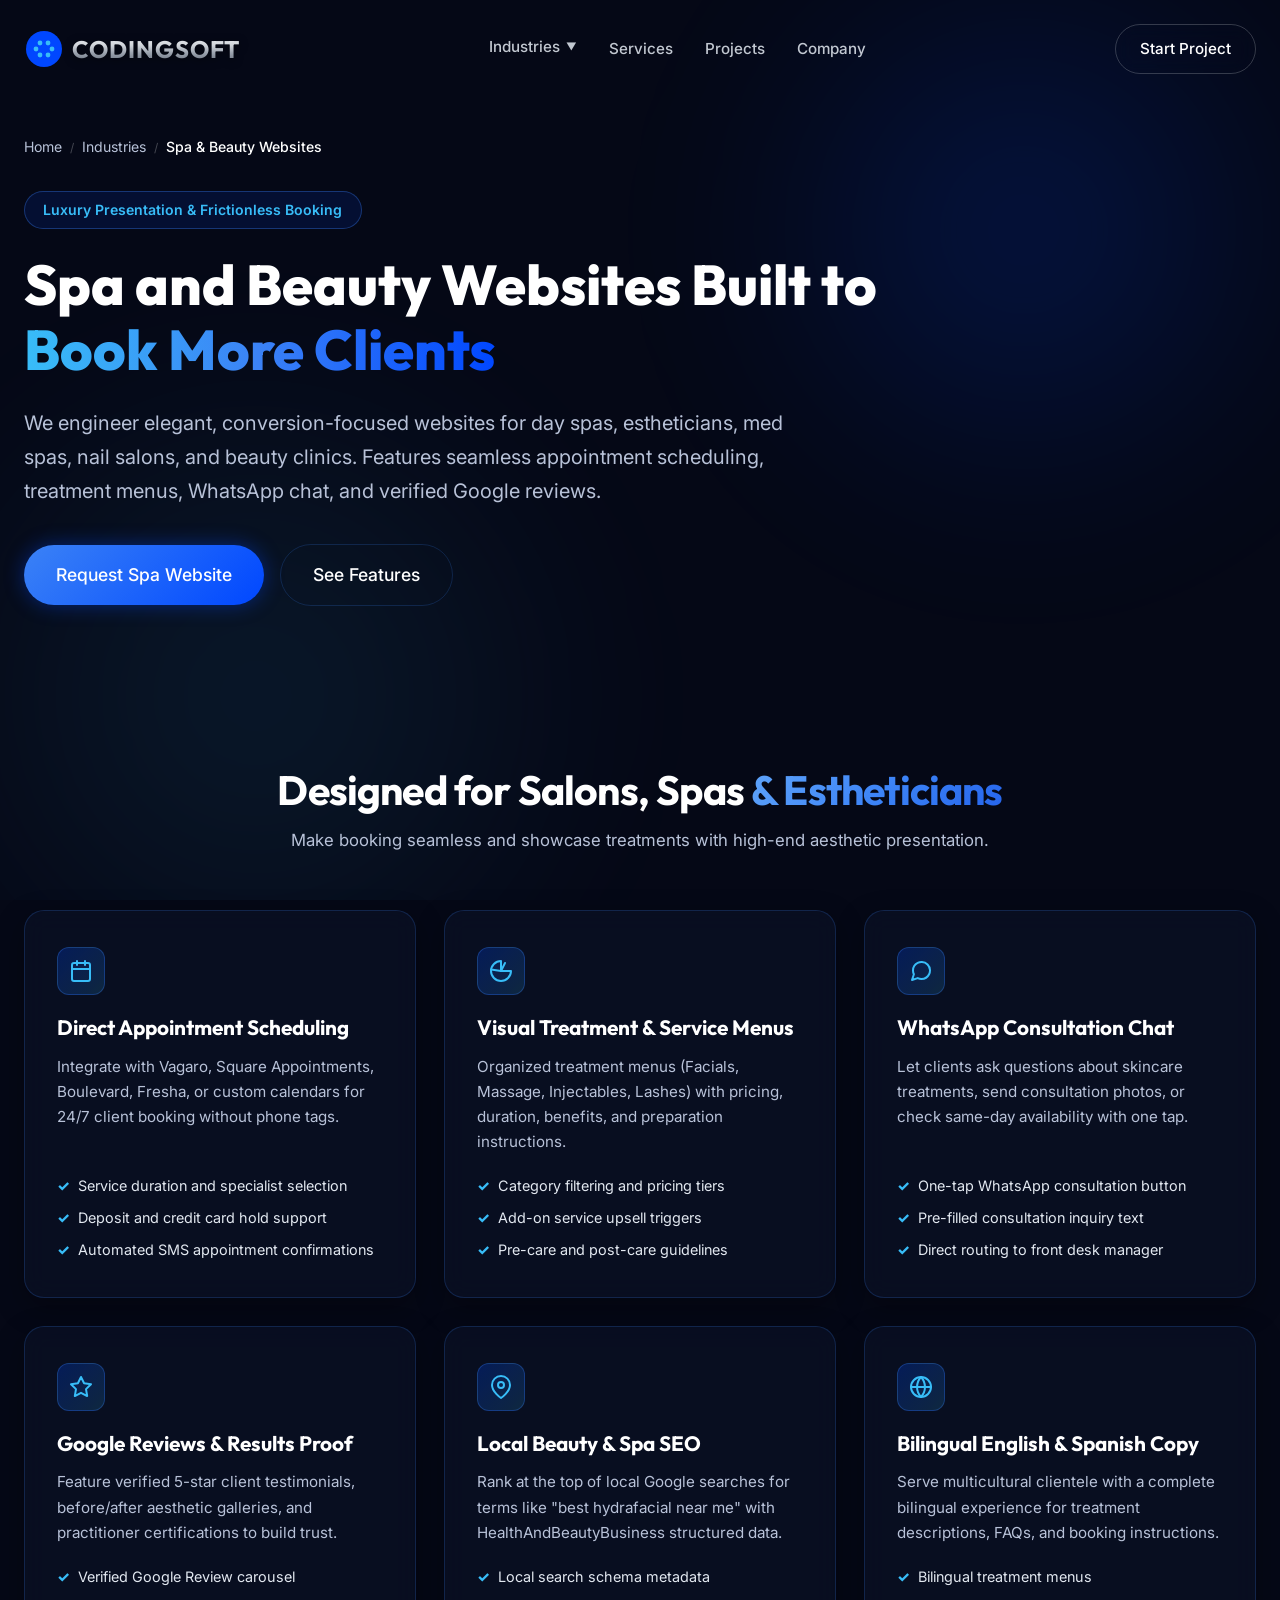
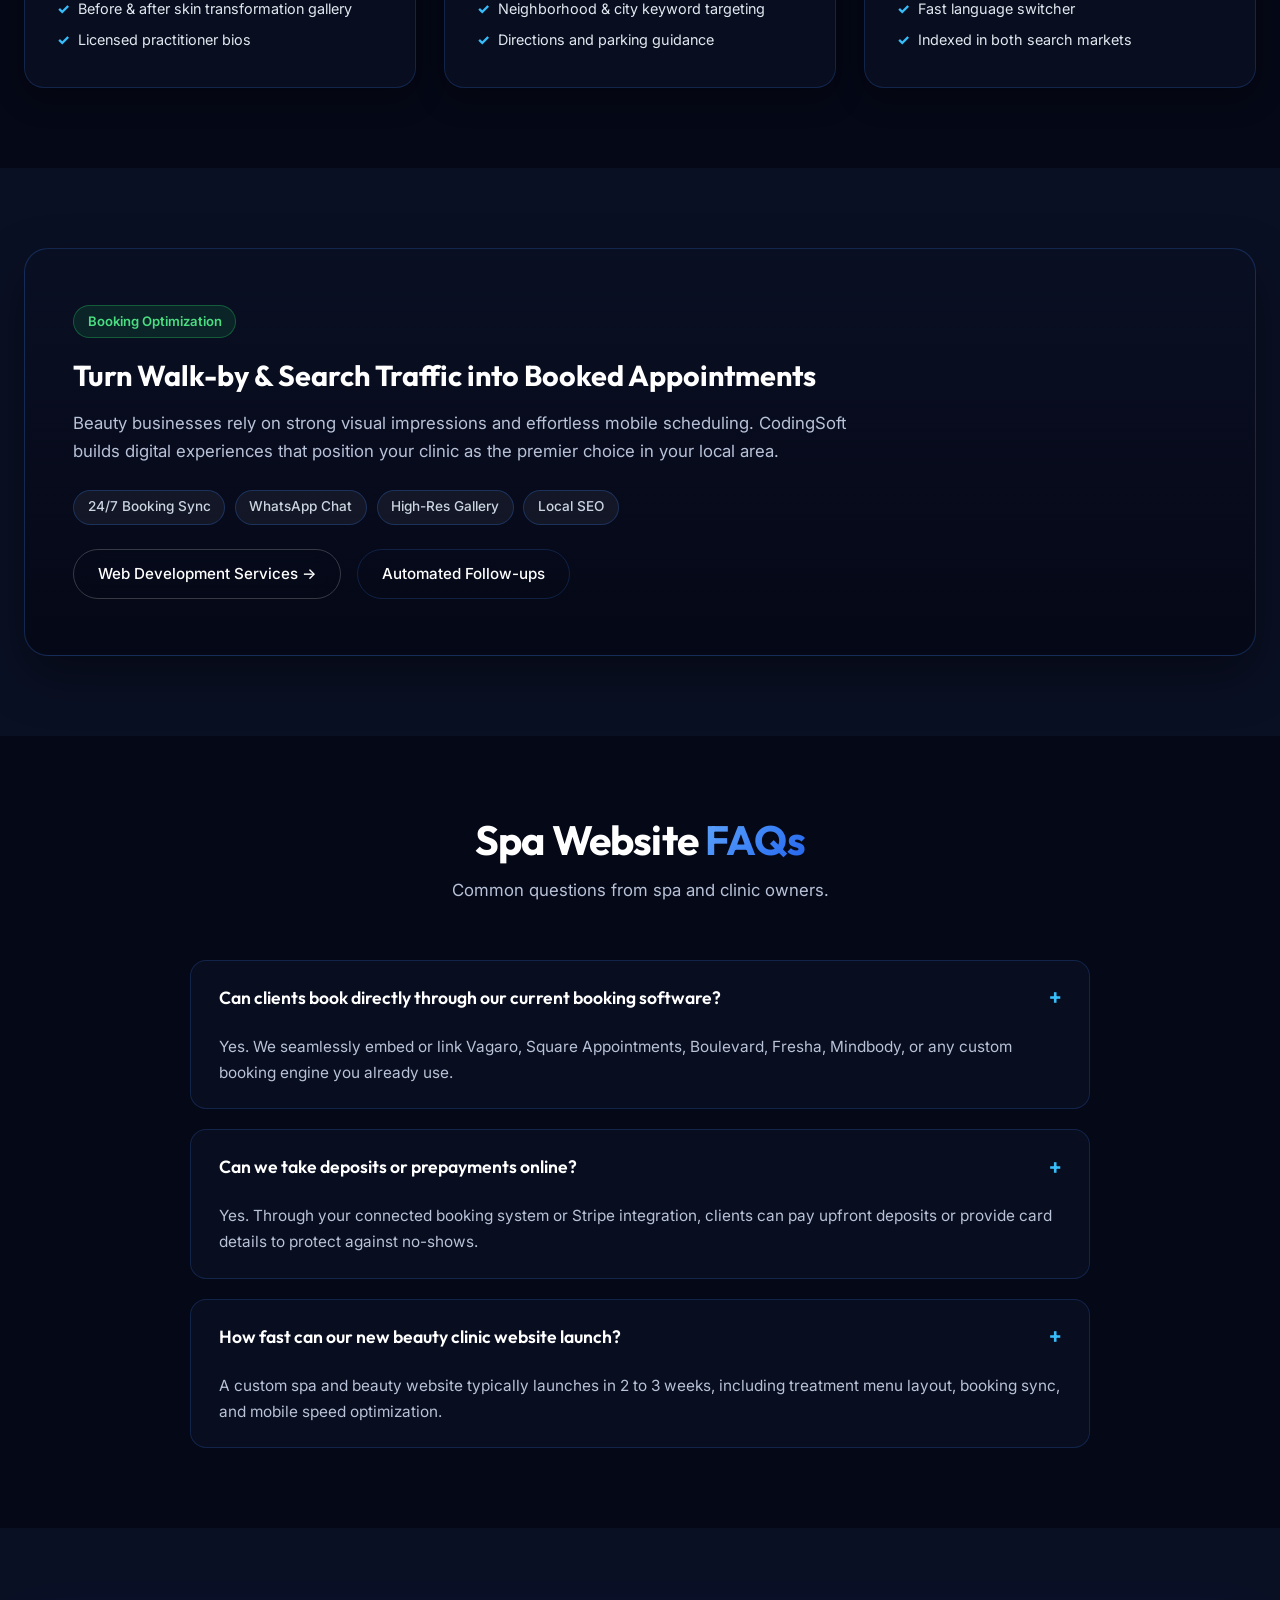
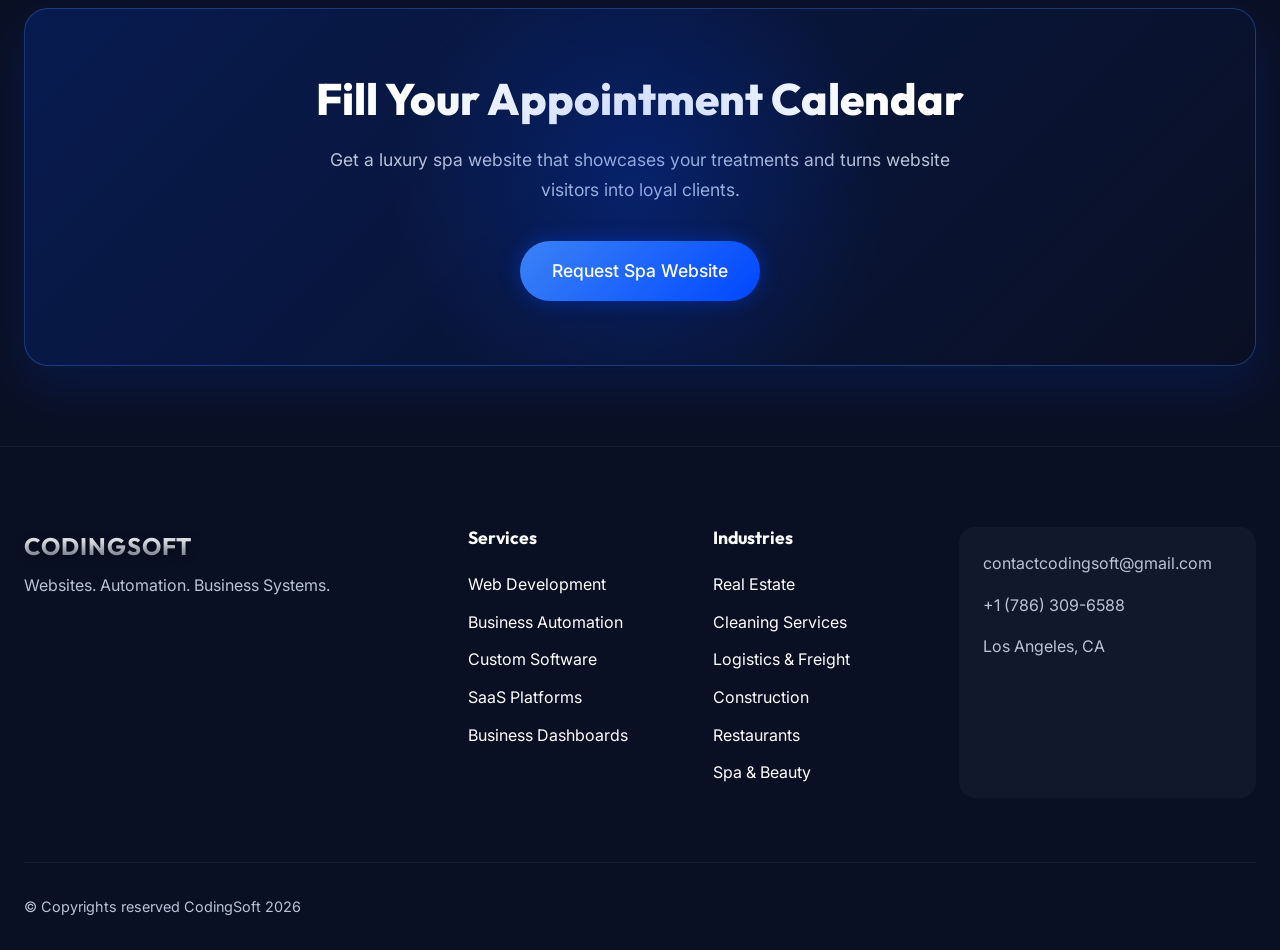
<file: industries/spa-beauty-websites/index.html>
<!doctype html>
<html lang="en">
  <head>
    <meta charset="UTF-8" />
    <meta name="viewport" content="width=device-width, initial-scale=1.0" />
    <title>Spa & Beauty Websites for Client Booking | CodingSoft Technology</title>
    <meta
      name="description"
      content="Mobile-first websites for spas, salons, estheticians, and beauty clinics. Features online appointment scheduling, treatment menus, WhatsApp chat, and Google reviews."
    />
    <link rel="canonical" href="https://www.codingsoft.tech/industries/spa-beauty-websites/" />

    <!-- Open Graph / Facebook -->
    <meta property="og:type" content="website" />
    <meta property="og:url" content="https://www.codingsoft.tech/industries/spa-beauty-websites/" />
    <meta property="og:title" content="Spa & Beauty Websites for Client Booking | CodingSoft Technology" />
    <meta
      property="og:description"
      content="Turn website visitors into loyal clients with custom booking-driven spa and beauty websites."
    />
    <meta property="og:image" content="https://www.codingsoft.tech/preview.png" />

    <!-- Twitter -->
    <meta name="twitter:card" content="summary_large_image" />
    <meta name="twitter:url" content="https://www.codingsoft.tech/industries/spa-beauty-websites/" />
    <meta name="twitter:title" content="Spa & Beauty Websites for Client Booking | CodingSoft Technology" />
    <meta
      name="twitter:description"
      content="Turn website visitors into loyal clients with custom booking-driven spa and beauty websites."
    />
    <meta name="twitter:image" content="https://www.codingsoft.tech/preview.png" />

    <link
      rel="icon"
      type="image/svg+xml"
      href="data:image/svg+xml,<svg width='40' height='40' viewBox='0 0 100 100' fill='none' xmlns='http://www.w3.org/2000/svg'><circle cx='50' cy='50' r='45' fill='%230047FF' /><circle cx='30' cy='50' r='6' fill='%2338BDF8' /><circle cx='40' cy='35' r='6' fill='%2338BDF8' /><circle cx='60' cy='35' r='6' fill='%2338BDF8' /><circle cx='70' cy='50' r='6' fill='%2338BDF8' /><circle cx='60' cy='65' r='6' fill='%2338BDF8' /><circle cx='40' cy='65' r='6' fill='%2338BDF8' /></svg>"
    />
    <link rel="preconnect" href="https://fonts.googleapis.com" />
    <link rel="preconnect" href="https://fonts.gstatic.com" crossorigin />
    <link
      href="https://fonts.googleapis.com/css2?family=Inter:wght@300;400;500;600;700;800&family=Outfit:wght@400;500;600;700;800&display=swap"
      rel="stylesheet"
    />
    <link rel="stylesheet" href="../../style.css" />
  </head>

  <body class="seo-page">
    <div class="bg-mesh">
      <div class="blob blob-1"></div>
      <div class="blob blob-2"></div>
    </div>

    <!-- Navigation -->
    <nav class="navbar" id="navbar">
      <div class="container nav-container">
        <a href="../../" class="logo">
          <svg
            width="40"
            height="40"
            viewBox="0 0 100 100"
            fill="none"
            xmlns="http://www.w3.org/2000/svg"
            class="logo-icon"
            aria-hidden="true"
          >
            <circle cx="50" cy="50" r="45" fill="#0047FF" />
            <circle cx="30" cy="50" r="6" fill="#38BDF8" />
            <circle cx="40" cy="35" r="6" fill="#38BDF8" />
            <circle cx="60" cy="35" r="6" fill="#38BDF8" />
            <circle cx="70" cy="50" r="6" fill="#38BDF8" />
            <circle cx="60" cy="65" r="6" fill="#38BDF8" />
            <circle cx="40" cy="65" r="6" fill="#38BDF8" />
          </svg>
          <span class="logo-text chrome-text">CODINGSOFT</span>
        </a>

        <div class="nav-links">
          <div class="nav-dropdown">
            <button class="nav-dropdown-trigger" aria-expanded="false">
              Industries <span class="chevron">▼</span>
            </button>
            <div class="nav-dropdown-menu">
              <a href="../../industries/real-estate-websites/">Real Estate</a>
              <a href="../../industries/cleaning-service-websites/">Cleaning Services</a>
              <a href="../../industries/logistics-websites/">Logistics</a>
              <a href="../../industries/construction-websites/">Construction</a>
              <a href="../../industries/restaurant-websites/">Restaurants</a>
              <a href="../../industries/spa-beauty-websites/">Spa & Beauty</a>
            </div>
          </div>
          <a href="../../#services">Services</a>
          <a href="../../#projects">Projects</a>
          <a href="../../#why-us">Company</a>
        </div>

        <div class="right-nav-actions">
          <a href="../../start-project/?industry=spa" class="btn btn-primary nav-quote-btn">Start Project</a>
          <button class="mobile-menu-btn" aria-label="Toggle Menu">
            <span></span>
            <span></span>
            <span></span>
          </button>
        </div>
      </div>
    </nav>

    <!-- Hero Section -->
    <header class="seo-hero">
      <div class="container">
        <nav class="seo-breadcrumbs" aria-label="Breadcrumb">
          <a href="../../">Home</a>
          <span class="separator">/</span>
          <a href="../../#industry-solutions">Industries</a>
          <span class="separator">/</span>
          <span class="current">Spa & Beauty Websites</span>
        </nav>

        <div class="seo-hero-badge">Luxury Presentation & Frictionless Booking</div>
        <h1 class="seo-hero-title">
          Spa and Beauty Websites Built to <span class="text-gradient">Book More Clients</span>
        </h1>
        <p class="seo-hero-desc">
          We engineer elegant, conversion-focused websites for day spas, estheticians, med spas, nail salons, and beauty clinics. Features seamless appointment scheduling, treatment menus, WhatsApp chat, and verified Google reviews.
        </p>

        <div class="seo-hero-actions">
          <a href="../../start-project/?industry=spa" class="btn btn-primary btn-lg glow">
            Request Spa Website
          </a>
          <a href="#features" class="btn btn-outline btn-lg">
            See Features
          </a>
        </div>
      </div>
    </header>

    <main>
      <!-- Spa Features Grid -->
      <section class="seo-section" id="features">
        <div class="container">
          <div class="seo-section-header text-center">
            <h2 class="section-title">Designed for Salons, Spas <span>& Estheticians</span></h2>
            <p class="section-subtitle">
              Make booking seamless and showcase treatments with high-end aesthetic presentation.
            </p>
          </div>

          <div class="seo-grid seo-grid-3">
            <div class="seo-card">
              <div class="seo-card-icon">
                <svg width="24" height="24" viewBox="0 0 24 24" fill="none" stroke="currentColor" stroke-width="2" stroke-linecap="round" stroke-linejoin="round" aria-hidden="true"><rect x="3" y="4" width="18" height="18" rx="2" ry="2"></rect><line x1="16" y1="2" x2="16" y2="6"></line><line x1="8" y1="2" x2="8" y2="6"></line><line x1="3" y1="10" x2="21" y2="10"></line></svg>
              </div>
              <h3 class="seo-card-title">Direct Appointment Scheduling</h3>
              <p class="seo-card-text">Integrate with Vagaro, Square Appointments, Boulevard, Fresha, or custom calendars for 24/7 client booking without phone tags.</p>
              <ul class="seo-card-list">
                <li>Service duration and specialist selection</li>
                <li>Deposit and credit card hold support</li>
                <li>Automated SMS appointment confirmations</li>
              </ul>
            </div>

            <div class="seo-card">
              <div class="seo-card-icon">
                <svg width="24" height="24" viewBox="0 0 24 24" fill="none" stroke="currentColor" stroke-width="2" stroke-linecap="round" stroke-linejoin="round" aria-hidden="true"><path d="M12 2a10 10 0 1 0 10 10H12V2z"></path><path d="M12 12 2.1 10.5"></path><path d="M12 12l4-8"></path></svg>
              </div>
              <h3 class="seo-card-title">Visual Treatment & Service Menus</h3>
              <p class="seo-card-text">Organized treatment menus (Facials, Massage, Injectables, Lashes) with pricing, duration, benefits, and preparation instructions.</p>
              <ul class="seo-card-list">
                <li>Category filtering and pricing tiers</li>
                <li>Add-on service upsell triggers</li>
                <li>Pre-care and post-care guidelines</li>
              </ul>
            </div>

            <div class="seo-card">
              <div class="seo-card-icon">
                <svg width="24" height="24" viewBox="0 0 24 24" fill="none" stroke="currentColor" stroke-width="2" stroke-linecap="round" stroke-linejoin="round" aria-hidden="true"><path d="M21 11.5a8.38 8.38 0 0 1-.9 3.8 8.5 8.5 0 0 1-7.6 4.7 8.38 8.38 0 0 1-3.8-.9L3 21l1.9-5.7a8.38 8.38 0 0 1-.9-3.8 8.5 8.5 0 0 1 4.7-7.6 8.38 8.38 0 0 1 3.8-.9h.5a8.48 8.48 0 0 1 8 8v.5z"></path></svg>
              </div>
              <h3 class="seo-card-title">WhatsApp Consultation Chat</h3>
              <p class="seo-card-text">Let clients ask questions about skincare treatments, send consultation photos, or check same-day availability with one tap.</p>
              <ul class="seo-card-list">
                <li>One-tap WhatsApp consultation button</li>
                <li>Pre-filled consultation inquiry text</li>
                <li>Direct routing to front desk manager</li>
              </ul>
            </div>

            <div class="seo-card">
              <div class="seo-card-icon">
                <svg width="24" height="24" viewBox="0 0 24 24" fill="none" stroke="currentColor" stroke-width="2" stroke-linecap="round" stroke-linejoin="round" aria-hidden="true"><polygon points="12 2 15.09 8.26 22 9.27 17 14.14 18.18 21.02 12 17.77 5.82 21.02 7 14.14 2 9.27 8.91 8.26 12 2"></polygon></svg>
              </div>
              <h3 class="seo-card-title">Google Reviews & Results Proof</h3>
              <p class="seo-card-text">Feature verified 5-star client testimonials, before/after aesthetic galleries, and practitioner certifications to build trust.</p>
              <ul class="seo-card-list">
                <li>Verified Google Review carousel</li>
                <li>Before & after skin transformation gallery</li>
                <li>Licensed practitioner bios</li>
              </ul>
            </div>

            <div class="seo-card">
              <div class="seo-card-icon">
                <svg width="24" height="24" viewBox="0 0 24 24" fill="none" stroke="currentColor" stroke-width="2" stroke-linecap="round" stroke-linejoin="round" aria-hidden="true"><path d="M21 10c0 7-9 13-9 13s-9-6-9-13a9 9 0 0 1 18 0z"></path><circle cx="12" cy="10" r="3"></circle></svg>
              </div>
              <h3 class="seo-card-title">Local Beauty & Spa SEO</h3>
              <p class="seo-card-text">Rank at the top of local Google searches for terms like "best hydrafacial near me" with HealthAndBeautyBusiness structured data.</p>
              <ul class="seo-card-list">
                <li>Local search schema metadata</li>
                <li>Neighborhood & city keyword targeting</li>
                <li>Directions and parking guidance</li>
              </ul>
            </div>

            <div class="seo-card">
              <div class="seo-card-icon">
                <svg width="24" height="24" viewBox="0 0 24 24" fill="none" stroke="currentColor" stroke-width="2" stroke-linecap="round" stroke-linejoin="round" aria-hidden="true"><circle cx="12" cy="12" r="10"></circle><line x1="2" y1="12" x2="22" y2="12"></line><path d="M12 2a15.3 15.3 0 0 1 4 10 15.3 15.3 0 0 1-4 10 15.3 15.3 0 0 1-4-10 15.3 15.3 0 0 1 4-10z"></path></svg>
              </div>
              <h3 class="seo-card-title">Bilingual English & Spanish Copy</h3>
              <p class="seo-card-text">Serve multicultural clientele with a complete bilingual experience for treatment descriptions, FAQs, and booking instructions.</p>
              <ul class="seo-card-list">
                <li>Bilingual treatment menus</li>
                <li>Fast language switcher</li>
                <li>Indexed in both search markets</li>
              </ul>
            </div>
          </div>
        </div>
      </section>

      <!-- Proof Section -->
      <section class="seo-section bg-alt">
        <div class="container">
          <div class="seo-proof">
            <div class="seo-proof-badge">Booking Optimization</div>
            <h2 class="seo-card-title" style="font-size: 1.8rem; margin-bottom: 1rem;">Turn Walk-by & Search Traffic into Booked Appointments</h2>
            <p style="color: var(--text-muted); font-size: 1.05rem; line-height: 1.7; max-width: 800px; margin-bottom: 1.5rem;">
              Beauty businesses rely on strong visual impressions and effortless mobile scheduling. CodingSoft builds digital experiences that position your clinic as the premier choice in your local area.
            </p>

            <div class="feature-pill-group">
              <span class="feature-pill">24/7 Booking Sync</span>
              <span class="feature-pill">WhatsApp Chat</span>
              <span class="feature-pill">High-Res Gallery</span>
              <span class="feature-pill">Local SEO</span>
            </div>

            <div class="mt-4" style="display: flex; gap: 1rem; flex-wrap: wrap;">
              <a href="../../services/web-development/" class="btn btn-primary">
                Web Development Services →
              </a>
              <a href="../../services/business-automation/" class="btn btn-outline">
                Automated Follow-ups
              </a>
            </div>
          </div>
        </div>
      </section>

      <!-- Tailored FAQ -->
      <section class="seo-section">
        <div class="container">
          <div class="seo-section-header text-center">
            <h2 class="section-title">Spa Website <span>FAQs</span></h2>
            <p class="section-subtitle">Common questions from spa and clinic owners.</p>
          </div>

          <div class="seo-faq-grid">
            <div class="seo-faq-item">
              <button class="seo-faq-question">
                <span>Can clients book directly through our current booking software?</span>
                <span class="icon">+</span>
              </button>
              <div class="seo-faq-answer">
                Yes. We seamlessly embed or link Vagaro, Square Appointments, Boulevard, Fresha, Mindbody, or any custom booking engine you already use.
              </div>
            </div>

            <div class="seo-faq-item">
              <button class="seo-faq-question">
                <span>Can we take deposits or prepayments online?</span>
                <span class="icon">+</span>
              </button>
              <div class="seo-faq-answer">
                Yes. Through your connected booking system or Stripe integration, clients can pay upfront deposits or provide card details to protect against no-shows.
              </div>
            </div>

            <div class="seo-faq-item">
              <button class="seo-faq-question">
                <span>How fast can our new beauty clinic website launch?</span>
                <span class="icon">+</span>
              </button>
              <div class="seo-faq-answer">
                A custom spa and beauty website typically launches in 2 to 3 weeks, including treatment menu layout, booking sync, and mobile speed optimization.
              </div>
            </div>
          </div>
        </div>
      </section>

      <!-- Bottom CTA Banner -->
      <section class="seo-section bg-alt">
        <div class="container">
          <div class="seo-cta-banner">
            <div class="cta-bg-glow"></div>
            <h2 class="seo-cta-title">Fill Your Appointment Calendar</h2>
            <p class="seo-cta-desc">
              Get a luxury spa website that showcases your treatments and turns website visitors into loyal clients.
            </p>
            <a href="../../start-project/?industry=spa" class="btn btn-primary btn-lg glow">
              Request Spa Website
            </a>
          </div>
        </div>
      </section>
    </main>

    <!-- Footer -->
    <footer class="footer">
      <div class="container">
        <div class="footer-grid">
          <div class="footer-brand">
            <a href="../../" class="logo">
              <span class="logo-text chrome-text">CODINGSOFT</span>
            </a>
            <p class="mt-2 text-muted">Websites. Automation. Business Systems.</p>
          </div>

          <div class="footer-links">
            <h3>Services</h3>
            <ul>
              <li><a href="../../services/web-development/">Web Development</a></li>
              <li><a href="../../services/business-automation/">Business Automation</a></li>
              <li><a href="../../services/custom-software/">Custom Software</a></li>
              <li><a href="../../services/saas-development/">SaaS Platforms</a></li>
              <li><a href="../../services/dashboard-development/">Business Dashboards</a></li>
            </ul>
          </div>

          <div class="footer-links">
            <h3>Industries</h3>
            <ul>
              <li><a href="../../industries/real-estate-websites/">Real Estate</a></li>
              <li><a href="../../industries/cleaning-service-websites/">Cleaning Services</a></li>
              <li><a href="../../industries/logistics-websites/">Logistics & Freight</a></li>
              <li><a href="../../industries/construction-websites/">Construction</a></li>
              <li><a href="../../industries/restaurant-websites/">Restaurants</a></li>
              <li><a href="../../industries/spa-beauty-websites/">Spa & Beauty</a></li>
            </ul>
          </div>

          <div class="footer-contact">
            <div class="contact-item">
              <a href="mailto:contactcodingsoft@gmail.com">contactcodingsoft@gmail.com</a>
            </div>
            <div class="contact-item">
              <a href="tel:+17863096588">+1 (786) 309-6588</a>
            </div>
            <div class="contact-item">
              <span>Los Angeles, CA</span>
            </div>
          </div>
        </div>

        <div class="footer-bottom">
          <p>&copy; Copyrights reserved CodingSoft 2026</p>
        </div>
      </div>
    </footer>

    <script>
      document.addEventListener('DOMContentLoaded', () => {
        const questions = document.querySelectorAll('.seo-faq-question');
        questions.forEach(q => {
          q.addEventListener('click', () => {
            const item = q.parentElement;
            item.classList.toggle('active');
            const icon = q.querySelector('.icon');
            if (item.classList.contains('active')) {
              icon.textContent = '-';
            } else {
              icon.textContent = '+';
            }
          });
        });

        const mobileMenuBtn = document.querySelector('.mobile-menu-btn');
        const navLinks = document.querySelector('.nav-links');
        if (mobileMenuBtn && navLinks) {
          mobileMenuBtn.addEventListener('click', () => {
            navLinks.classList.toggle('active');
            mobileMenuBtn.classList.toggle('active');
            document.body.classList.toggle('menu-open');
          });
        }
      });
    </script>
  </body>
</html>
</file>
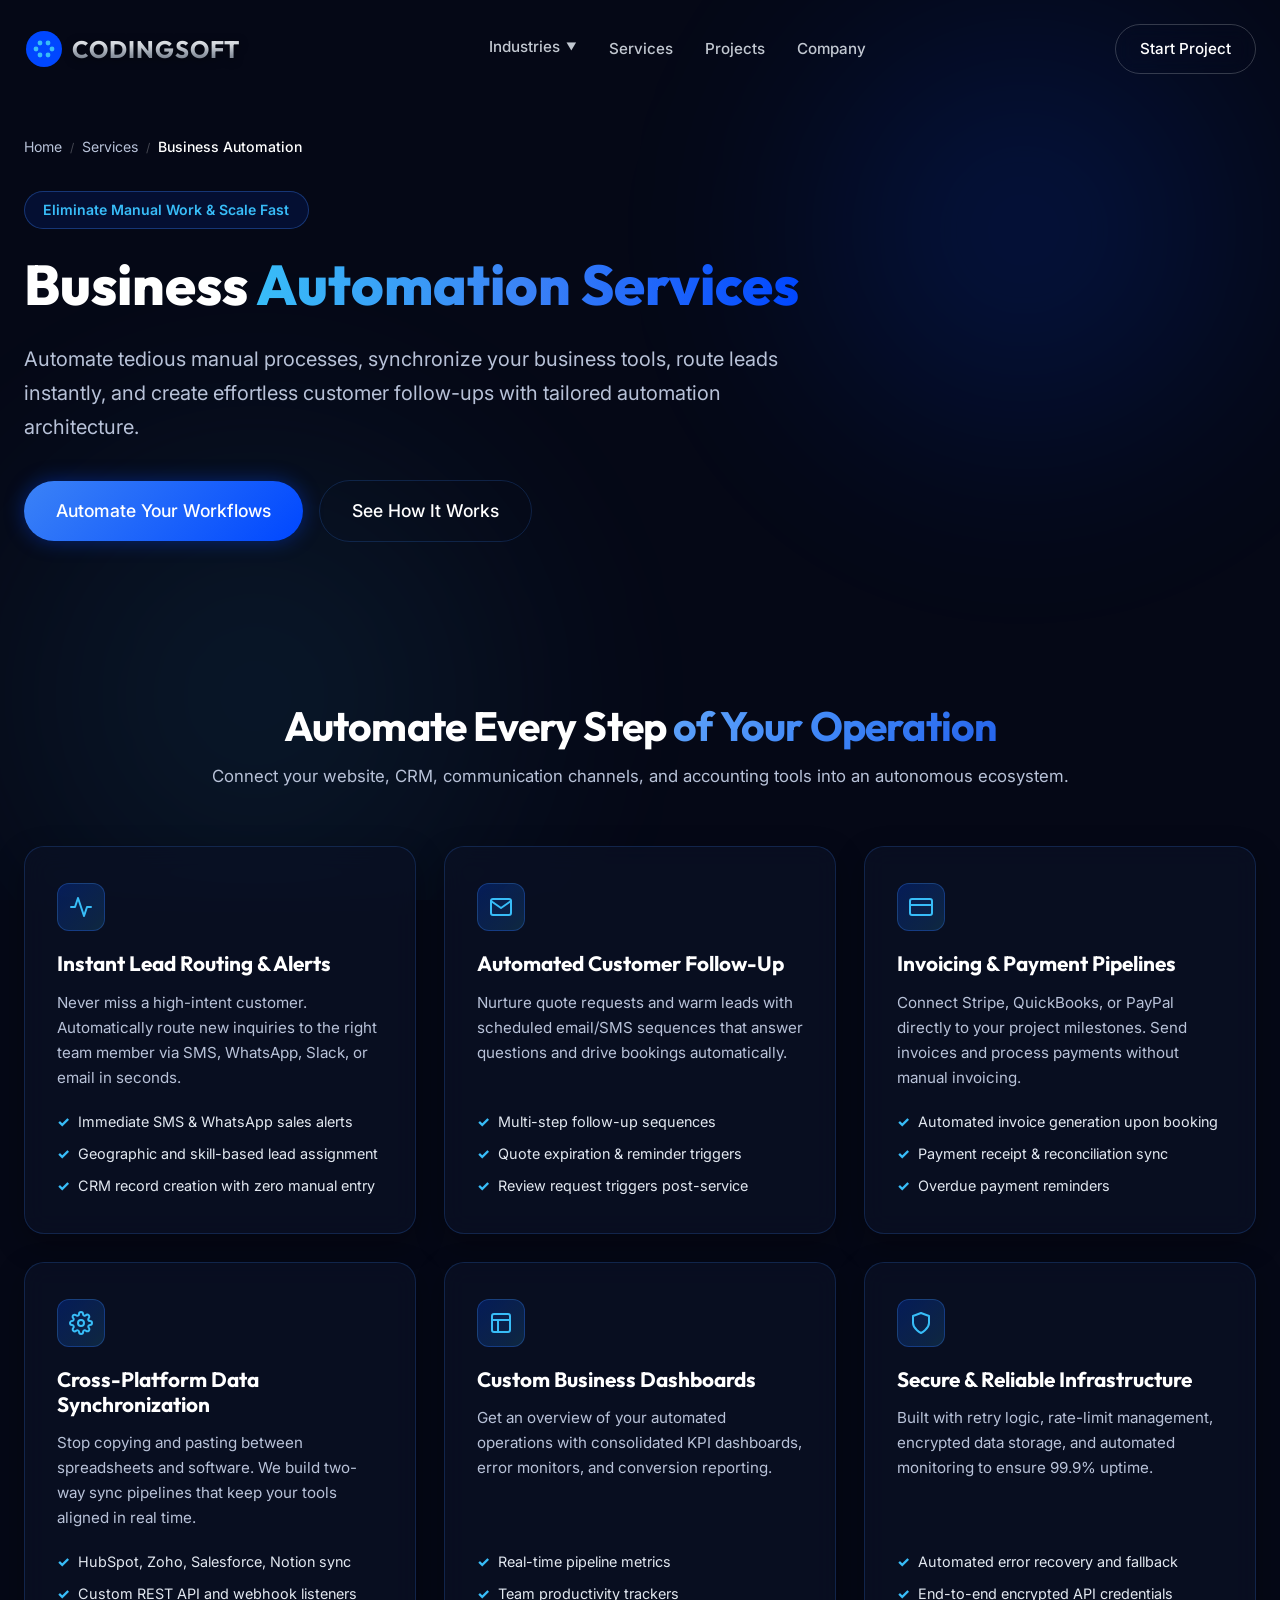
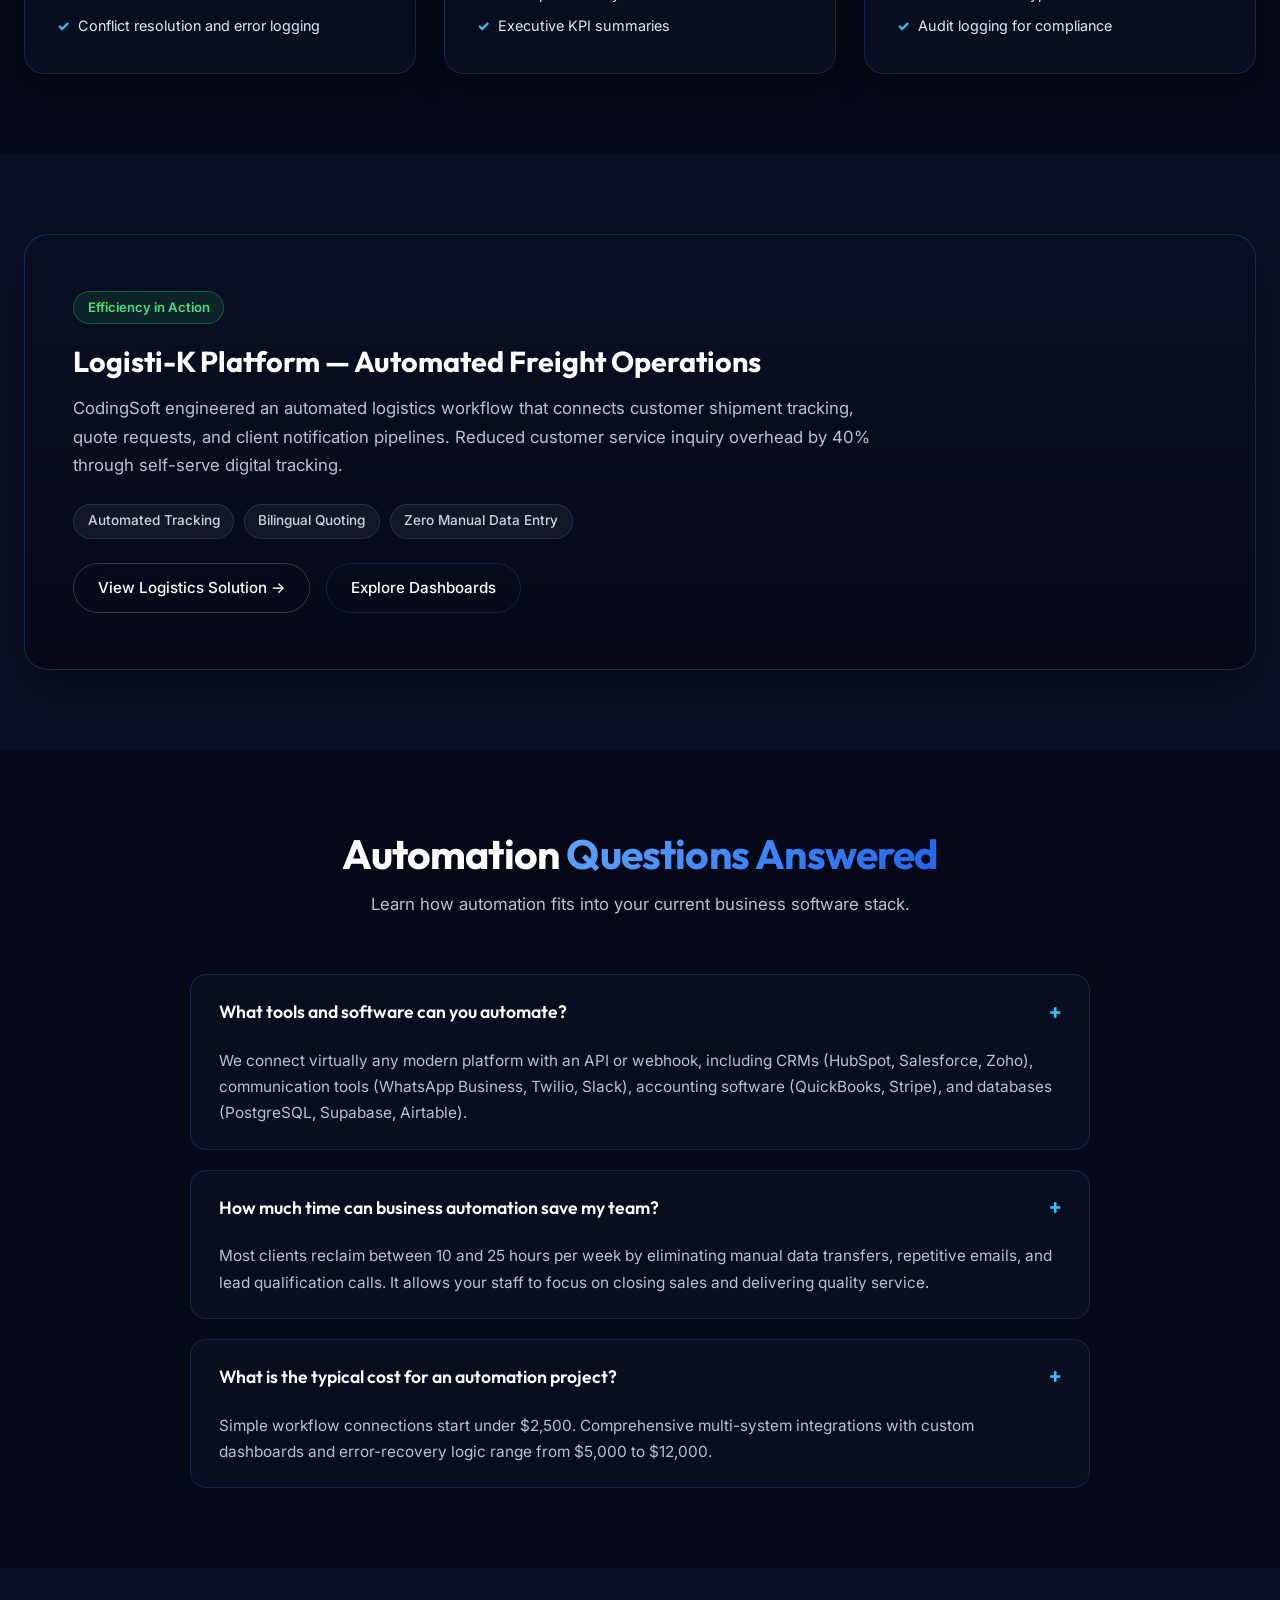
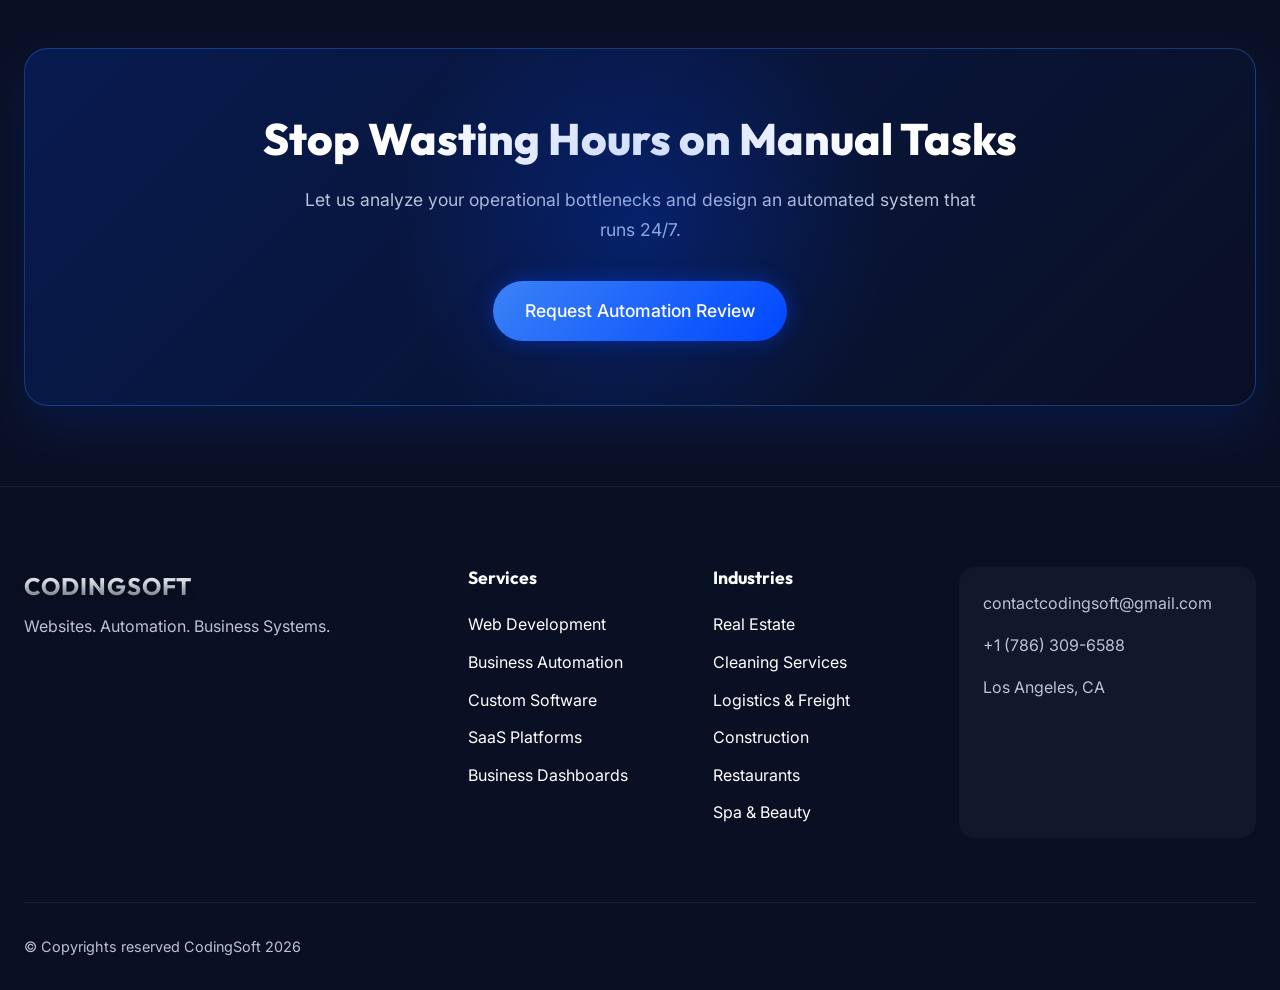
<file: services/business-automation/index.html>
<!doctype html>
<html lang="en">
  <head>
    <meta charset="UTF-8" />
    <meta name="viewport" content="width=device-width, initial-scale=1.0" />
    <title>Business Automation Services | CodingSoft Technology</title>
    <meta
      name="description"
      content="Streamline business operations with custom workflow automation, automated notifications, CRM lead routing, billing pipelines, and repetitive task reduction."
    />
    <link rel="canonical" href="https://www.codingsoft.tech/services/business-automation/" />

    <!-- Open Graph / Facebook -->
    <meta property="og:type" content="website" />
    <meta property="og:url" content="https://www.codingsoft.tech/services/business-automation/" />
    <meta property="og:title" content="Business Automation Services | CodingSoft Technology" />
    <meta
      property="og:description"
      content="Custom business automation workflows and API integrations that save time, eliminate human error, and accelerate business growth."
    />
    <meta property="og:image" content="https://www.codingsoft.tech/preview.png" />

    <!-- Twitter -->
    <meta name="twitter:card" content="summary_large_image" />
    <meta name="twitter:url" content="https://www.codingsoft.tech/services/business-automation/" />
    <meta name="twitter:title" content="Business Automation Services | CodingSoft Technology" />
    <meta
      name="twitter:description"
      content="Custom business automation workflows and API integrations that save time, eliminate human error, and accelerate business growth."
    />
    <meta name="twitter:image" content="https://www.codingsoft.tech/preview.png" />

    <link
      rel="icon"
      type="image/svg+xml"
      href="data:image/svg+xml,<svg width='40' height='40' viewBox='0 0 100 100' fill='none' xmlns='http://www.w3.org/2000/svg'><circle cx='50' cy='50' r='45' fill='%230047FF' /><circle cx='30' cy='50' r='6' fill='%2338BDF8' /><circle cx='40' cy='35' r='6' fill='%2338BDF8' /><circle cx='60' cy='35' r='6' fill='%2338BDF8' /><circle cx='70' cy='50' r='6' fill='%2338BDF8' /><circle cx='60' cy='65' r='6' fill='%2338BDF8' /><circle cx='40' cy='65' r='6' fill='%2338BDF8' /></svg>"
    />
    <link rel="preconnect" href="https://fonts.googleapis.com" />
    <link rel="preconnect" href="https://fonts.gstatic.com" crossorigin />
    <link
      href="https://fonts.googleapis.com/css2?family=Inter:wght@300;400;500;600;700;800&family=Outfit:wght@400;500;600;700;800&display=swap"
      rel="stylesheet"
    />
    <link rel="stylesheet" href="../../style.css" />
  </head>

  <body class="seo-page">
    <div class="bg-mesh">
      <div class="blob blob-1"></div>
      <div class="blob blob-2"></div>
    </div>

    <!-- Navigation -->
    <nav class="navbar" id="navbar">
      <div class="container nav-container">
        <a href="../../" class="logo">
          <svg
            width="40"
            height="40"
            viewBox="0 0 100 100"
            fill="none"
            xmlns="http://www.w3.org/2000/svg"
            class="logo-icon"
            aria-hidden="true"
          >
            <circle cx="50" cy="50" r="45" fill="#0047FF" />
            <circle cx="30" cy="50" r="6" fill="#38BDF8" />
            <circle cx="40" cy="35" r="6" fill="#38BDF8" />
            <circle cx="60" cy="35" r="6" fill="#38BDF8" />
            <circle cx="70" cy="50" r="6" fill="#38BDF8" />
            <circle cx="60" cy="65" r="6" fill="#38BDF8" />
            <circle cx="40" cy="65" r="6" fill="#38BDF8" />
          </svg>
          <span class="logo-text chrome-text">CODINGSOFT</span>
        </a>

        <div class="nav-links">
          <div class="nav-dropdown">
            <button class="nav-dropdown-trigger" aria-expanded="false">
              Industries <span class="chevron">▼</span>
            </button>
            <div class="nav-dropdown-menu">
              <a href="../../industries/real-estate-websites/">Real Estate</a>
              <a href="../../industries/cleaning-service-websites/">Cleaning Services</a>
              <a href="../../industries/logistics-websites/">Logistics</a>
              <a href="../../industries/construction-websites/">Construction</a>
              <a href="../../industries/restaurant-websites/">Restaurants</a>
              <a href="../../industries/spa-beauty-websites/">Spa & Beauty</a>
            </div>
          </div>
          <a href="../../#services">Services</a>
          <a href="../../#projects">Projects</a>
          <a href="../../#why-us">Company</a>
        </div>

        <div class="right-nav-actions">
          <a href="../../start-project/?service=business-automation" class="btn btn-primary nav-quote-btn">Start Project</a>
          <button class="mobile-menu-btn" aria-label="Toggle Menu">
            <span></span>
            <span></span>
            <span></span>
          </button>
        </div>
      </div>
    </nav>

    <!-- Hero Section -->
    <header class="seo-hero">
      <div class="container">
        <nav class="seo-breadcrumbs" aria-label="Breadcrumb">
          <a href="../../">Home</a>
          <span class="separator">/</span>
          <a href="../../#services">Services</a>
          <span class="separator">/</span>
          <span class="current">Business Automation</span>
        </nav>

        <div class="seo-hero-badge">Eliminate Manual Work & Scale Fast</div>
        <h1 class="seo-hero-title">
          Business <span class="text-gradient">Automation Services</span>
        </h1>
        <p class="seo-hero-desc">
          Automate tedious manual processes, synchronize your business tools, route leads instantly, and create effortless customer follow-ups with tailored automation architecture.
        </p>

        <div class="seo-hero-actions">
          <a href="../../start-project/?service=business-automation" class="btn btn-primary btn-lg glow">
            Automate Your Workflows
          </a>
          <a href="#features" class="btn btn-outline btn-lg">
            See How It Works
          </a>
        </div>
      </div>
    </header>

    <main>
      <!-- Core Automation Solutions -->
      <section class="seo-section" id="features">
        <div class="container">
          <div class="seo-section-header text-center">
            <h2 class="section-title">Automate Every Step <span>of Your Operation</span></h2>
            <p class="section-subtitle">
              Connect your website, CRM, communication channels, and accounting tools into an autonomous ecosystem.
            </p>
          </div>

          <div class="seo-grid seo-grid-3">
            <div class="seo-card">
              <div class="seo-card-icon">
                <svg width="24" height="24" viewBox="0 0 24 24" fill="none" stroke="currentColor" stroke-width="2" stroke-linecap="round" stroke-linejoin="round" aria-hidden="true"><polyline points="22 12 18 12 15 21 9 3 6 12 2 12"></polyline></svg>
              </div>
              <h3 class="seo-card-title">Instant Lead Routing & Alerts</h3>
              <p class="seo-card-text">Never miss a high-intent customer. Automatically route new inquiries to the right team member via SMS, WhatsApp, Slack, or email in seconds.</p>
              <ul class="seo-card-list">
                <li>Immediate SMS & WhatsApp sales alerts</li>
                <li>Geographic and skill-based lead assignment</li>
                <li>CRM record creation with zero manual entry</li>
              </ul>
            </div>

            <div class="seo-card">
              <div class="seo-card-icon">
                <svg width="24" height="24" viewBox="0 0 24 24" fill="none" stroke="currentColor" stroke-width="2" stroke-linecap="round" stroke-linejoin="round" aria-hidden="true"><path d="M4 4h16c1.1 0 2 .9 2 2v12c0 1.1-.9 2-2 2H4c-1.1 0-2-.9-2-2V6c0-1.1.9-2 2-2z"></path><polyline points="22,6 12,13 2,6"></polyline></svg>
              </div>
              <h3 class="seo-card-title">Automated Customer Follow-Up</h3>
              <p class="seo-card-text">Nurture quote requests and warm leads with scheduled email/SMS sequences that answer questions and drive bookings automatically.</p>
              <ul class="seo-card-list">
                <li>Multi-step follow-up sequences</li>
                <li>Quote expiration & reminder triggers</li>
                <li>Review request triggers post-service</li>
              </ul>
            </div>

            <div class="seo-card">
              <div class="seo-card-icon">
                <svg width="24" height="24" viewBox="0 0 24 24" fill="none" stroke="currentColor" stroke-width="2" stroke-linecap="round" stroke-linejoin="round" aria-hidden="true"><rect x="1" y="4" width="22" height="16" rx="2" ry="2"></rect><line x1="1" y1="10" x2="23" y2="10"></line></svg>
              </div>
              <h3 class="seo-card-title">Invoicing & Payment Pipelines</h3>
              <p class="seo-card-text">Connect Stripe, QuickBooks, or PayPal directly to your project milestones. Send invoices and process payments without manual invoicing.</p>
              <ul class="seo-card-list">
                <li>Automated invoice generation upon booking</li>
                <li>Payment receipt & reconciliation sync</li>
                <li>Overdue payment reminders</li>
              </ul>
            </div>

            <div class="seo-card">
              <div class="seo-card-icon">
                <svg width="24" height="24" viewBox="0 0 24 24" fill="none" stroke="currentColor" stroke-width="2" stroke-linecap="round" stroke-linejoin="round" aria-hidden="true"><circle cx="12" cy="12" r="3"></circle><path d="M19.4 15a1.65 1.65 0 0 0 .33 1.82l.06.06a2 2 0 0 1 0 2.83 2 2 0 0 1-2.83 0l-.06-.06a1.65 1.65 0 0 0-1.82-.33 1.65 1.65 0 0 0-1 1.51V21a2 2 0 0 1-2 2 2 2 0 0 1-2-2v-.09A1.65 1.65 0 0 0 9 19.4a1.65 1.65 0 0 0-1.82.33l-.06.06a2 2 0 0 1-2.83 0 2 2 0 0 1 0-2.83l.06-.06a1.65 1.65 0 0 0 .33-1.82 1.65 1.65 0 0 0-1.51-1H3a2 2 0 0 1-2-2 2 2 0 0 1 2-2h.09A1.65 1.65 0 0 0 4.6 9a1.65 1.65 0 0 0-.33-1.82l-.06-.06a2 2 0 0 1 0-2.83 2 2 0 0 1 2.83 0l.06.06a1.65 1.65 0 0 0 1.82.33H9a1.65 1.65 0 0 0 1-1.51V3a2 2 0 0 1 2-2 2 2 0 0 1 2 2v.09a1.65 1.65 0 0 0 1 1.51 1.65 1.65 0 0 0 1.82-.33l.06-.06a2 2 0 0 1 2.83 0 2 2 0 0 1 0 2.83l-.06.06a1.65 1.65 0 0 0-.33 1.82V9a1.65 1.65 0 0 0 1.51 1H21a2 2 0 0 1 2 2 2 2 0 0 1-2 2h-.09a1.65 1.65 0 0 0-1.51 1z"></path></svg>
              </div>
              <h3 class="seo-card-title">Cross-Platform Data Synchronization</h3>
              <p class="seo-card-text">Stop copying and pasting between spreadsheets and software. We build two-way sync pipelines that keep your tools aligned in real time.</p>
              <ul class="seo-card-list">
                <li>HubSpot, Zoho, Salesforce, Notion sync</li>
                <li>Custom REST API and webhook listeners</li>
                <li>Conflict resolution and error logging</li>
              </ul>
            </div>

            <div class="seo-card">
              <div class="seo-card-icon">
                <svg width="24" height="24" viewBox="0 0 24 24" fill="none" stroke="currentColor" stroke-width="2" stroke-linecap="round" stroke-linejoin="round" aria-hidden="true"><rect x="3" y="3" width="18" height="18" rx="2" ry="2"></rect><line x1="3" y1="9" x2="21" y2="9"></line><line x1="9" y1="21" x2="9" y2="9"></line></svg>
              </div>
              <h3 class="seo-card-title">Custom Business Dashboards</h3>
              <p class="seo-card-text">Get an overview of your automated operations with consolidated KPI dashboards, error monitors, and conversion reporting.</p>
              <ul class="seo-card-list">
                <li>Real-time pipeline metrics</li>
                <li>Team productivity trackers</li>
                <li>Executive KPI summaries</li>
              </ul>
            </div>

            <div class="seo-card">
              <div class="seo-card-icon">
                <svg width="24" height="24" viewBox="0 0 24 24" fill="none" stroke="currentColor" stroke-width="2" stroke-linecap="round" stroke-linejoin="round" aria-hidden="true"><path d="M12 22s8-4 8-10V5l-8-3-8 3v7c0 6 8 10 8 10z"></path></svg>
              </div>
              <h3 class="seo-card-title">Secure & Reliable Infrastructure</h3>
              <p class="seo-card-text">Built with retry logic, rate-limit management, encrypted data storage, and automated monitoring to ensure 99.9% uptime.</p>
              <ul class="seo-card-list">
                <li>Automated error recovery and fallback</li>
                <li>End-to-end encrypted API credentials</li>
                <li>Audit logging for compliance</li>
              </ul>
            </div>
          </div>
        </div>
      </section>

      <!-- Proof Section -->
      <section class="seo-section bg-alt">
        <div class="container">
          <div class="seo-proof">
            <div class="seo-proof-badge">Efficiency in Action</div>
            <h2 class="seo-card-title" style="font-size: 1.8rem; margin-bottom: 1rem;">Logisti-K Platform — Automated Freight Operations</h2>
            <p style="color: var(--text-muted); font-size: 1.05rem; line-height: 1.7; max-width: 800px; margin-bottom: 1.5rem;">
              CodingSoft engineered an automated logistics workflow that connects customer shipment tracking, quote requests, and client notification pipelines. Reduced customer service inquiry overhead by 40% through self-serve digital tracking.
            </p>

            <div class="feature-pill-group">
              <span class="feature-pill">Automated Tracking</span>
              <span class="feature-pill">Bilingual Quoting</span>
              <span class="feature-pill">Zero Manual Data Entry</span>
            </div>

            <div class="mt-4" style="display: flex; gap: 1rem; flex-wrap: wrap;">
              <a href="../../industries/logistics-websites/" class="btn btn-primary">
                View Logistics Solution →
              </a>
              <a href="../../services/dashboard-development/" class="btn btn-outline">
                Explore Dashboards
              </a>
            </div>
          </div>
        </div>
      </section>

      <!-- Tailored FAQ -->
      <section class="seo-section">
        <div class="container">
          <div class="seo-section-header text-center">
            <h2 class="section-title">Automation <span>Questions Answered</span></h2>
            <p class="section-subtitle">Learn how automation fits into your current business software stack.</p>
          </div>

          <div class="seo-faq-grid">
            <div class="seo-faq-item">
              <button class="seo-faq-question">
                <span>What tools and software can you automate?</span>
                <span class="icon">+</span>
              </button>
              <div class="seo-faq-answer">
                We connect virtually any modern platform with an API or webhook, including CRMs (HubSpot, Salesforce, Zoho), communication tools (WhatsApp Business, Twilio, Slack), accounting software (QuickBooks, Stripe), and databases (PostgreSQL, Supabase, Airtable).
              </div>
            </div>

            <div class="seo-faq-item">
              <button class="seo-faq-question">
                <span>How much time can business automation save my team?</span>
                <span class="icon">+</span>
              </button>
              <div class="seo-faq-answer">
                Most clients reclaim between 10 and 25 hours per week by eliminating manual data transfers, repetitive emails, and lead qualification calls. It allows your staff to focus on closing sales and delivering quality service.
              </div>
            </div>

            <div class="seo-faq-item">
              <button class="seo-faq-question">
                <span>What is the typical cost for an automation project?</span>
                <span class="icon">+</span>
              </button>
              <div class="seo-faq-answer">
                Simple workflow connections start under $2,500. Comprehensive multi-system integrations with custom dashboards and error-recovery logic range from $5,000 to $12,000.
              </div>
            </div>
          </div>
        </div>
      </section>

      <!-- Bottom CTA Banner -->
      <section class="seo-section bg-alt">
        <div class="container">
          <div class="seo-cta-banner">
            <div class="cta-bg-glow"></div>
            <h2 class="seo-cta-title">Stop Wasting Hours on Manual Tasks</h2>
            <p class="seo-cta-desc">
              Let us analyze your operational bottlenecks and design an automated system that runs 24/7.
            </p>
            <a href="../../start-project/?service=business-automation" class="btn btn-primary btn-lg glow">
              Request Automation Review
            </a>
          </div>
        </div>
      </section>
    </main>

    <!-- Footer -->
    <footer class="footer">
      <div class="container">
        <div class="footer-grid">
          <div class="footer-brand">
            <a href="../../" class="logo">
              <span class="logo-text chrome-text">CODINGSOFT</span>
            </a>
            <p class="mt-2 text-muted">Websites. Automation. Business Systems.</p>
          </div>

          <div class="footer-links">
            <h3>Services</h3>
            <ul>
              <li><a href="../../services/web-development/">Web Development</a></li>
              <li><a href="../../services/business-automation/">Business Automation</a></li>
              <li><a href="../../services/custom-software/">Custom Software</a></li>
              <li><a href="../../services/saas-development/">SaaS Platforms</a></li>
              <li><a href="../../services/dashboard-development/">Business Dashboards</a></li>
            </ul>
          </div>

          <div class="footer-links">
            <h3>Industries</h3>
            <ul>
              <li><a href="../../industries/real-estate-websites/">Real Estate</a></li>
              <li><a href="../../industries/cleaning-service-websites/">Cleaning Services</a></li>
              <li><a href="../../industries/logistics-websites/">Logistics & Freight</a></li>
              <li><a href="../../industries/construction-websites/">Construction</a></li>
              <li><a href="../../industries/restaurant-websites/">Restaurants</a></li>
              <li><a href="../../industries/spa-beauty-websites/">Spa & Beauty</a></li>
            </ul>
          </div>

          <div class="footer-contact">
            <div class="contact-item">
              <a href="mailto:contactcodingsoft@gmail.com">contactcodingsoft@gmail.com</a>
            </div>
            <div class="contact-item">
              <a href="tel:+17863096588">+1 (786) 309-6588</a>
            </div>
            <div class="contact-item">
              <span>Los Angeles, CA</span>
            </div>
          </div>
        </div>

        <div class="footer-bottom">
          <p>&copy; Copyrights reserved CodingSoft 2026</p>
        </div>
      </div>
    </footer>

    <script>
      document.addEventListener('DOMContentLoaded', () => {
        const questions = document.querySelectorAll('.seo-faq-question');
        questions.forEach(q => {
          q.addEventListener('click', () => {
            const item = q.parentElement;
            item.classList.toggle('active');
            const icon = q.querySelector('.icon');
            if (item.classList.contains('active')) {
              icon.textContent = '-';
            } else {
              icon.textContent = '+';
            }
          });
        });

        const mobileMenuBtn = document.querySelector('.mobile-menu-btn');
        const navLinks = document.querySelector('.nav-links');
        if (mobileMenuBtn && navLinks) {
          mobileMenuBtn.addEventListener('click', () => {
            navLinks.classList.toggle('active');
            mobileMenuBtn.classList.toggle('active');
            document.body.classList.toggle('menu-open');
          });
        }
      });
    </script>
  </body>
</html>
</file>
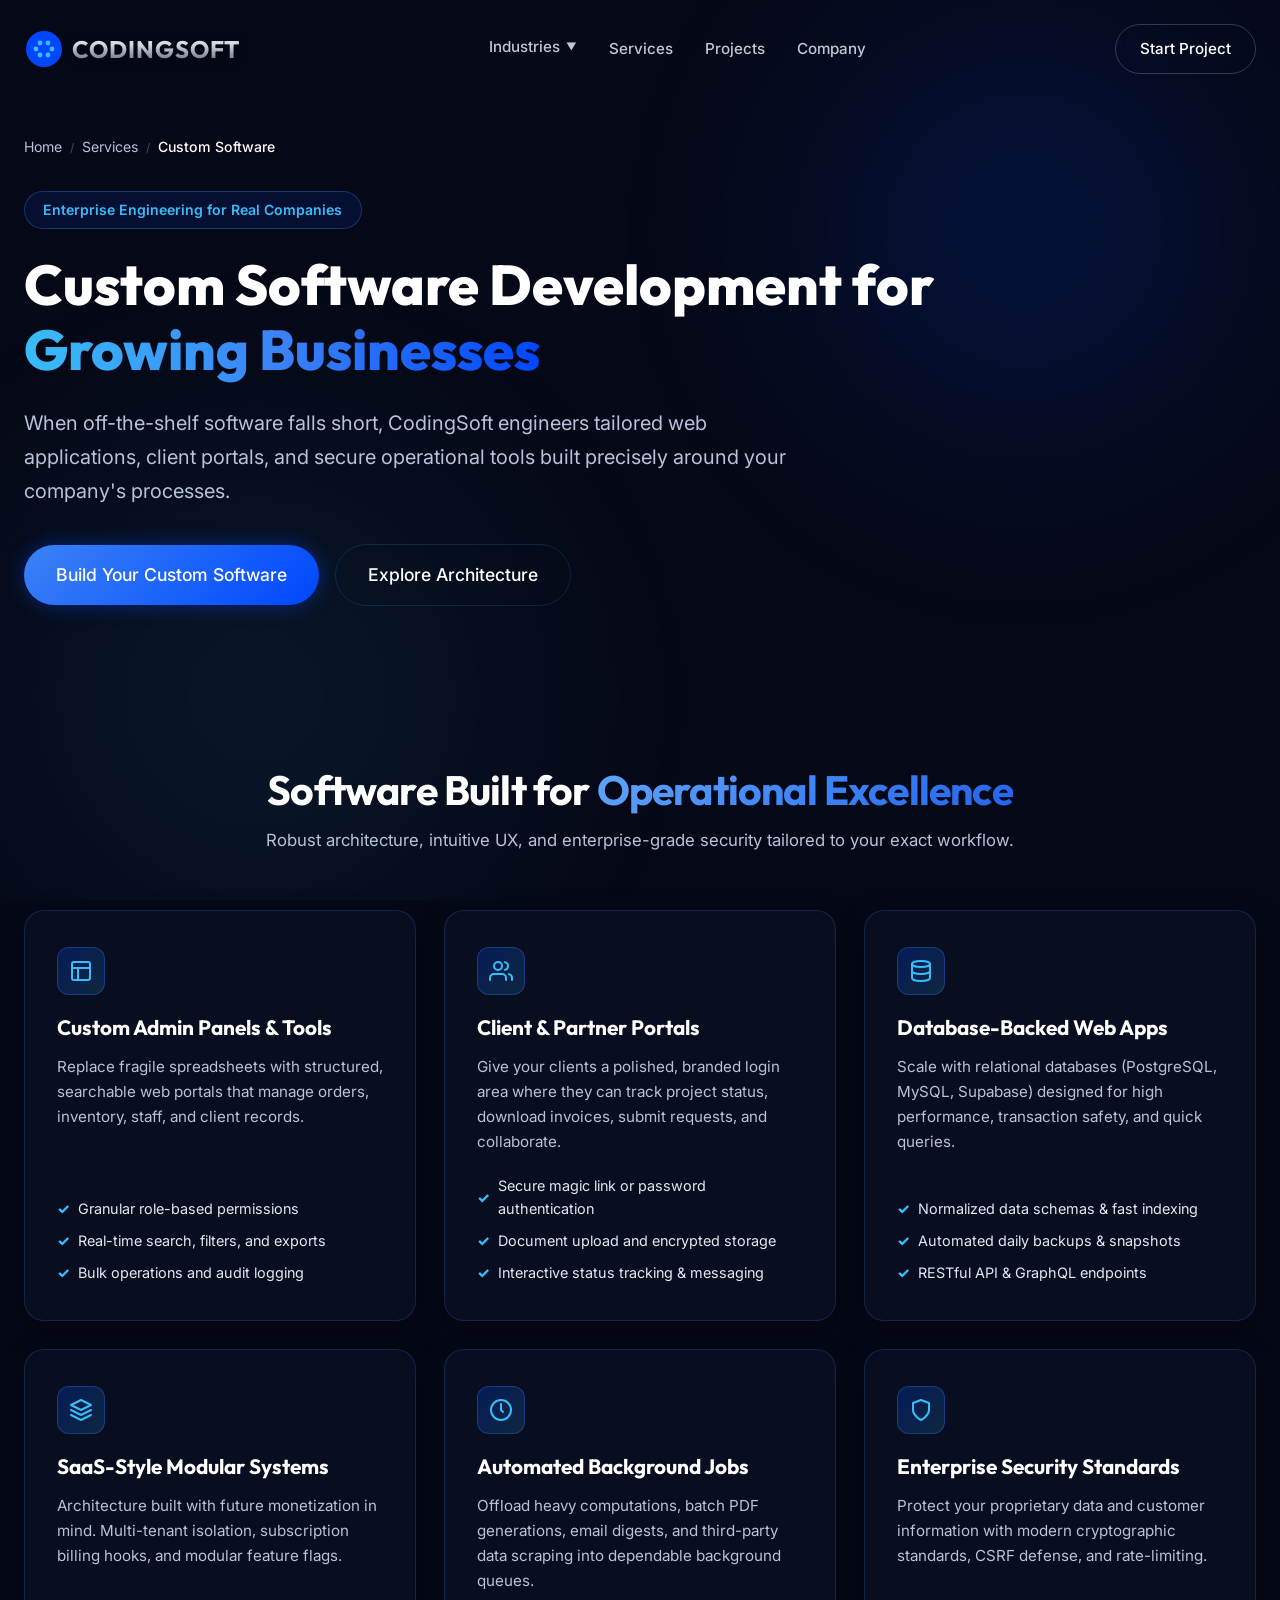
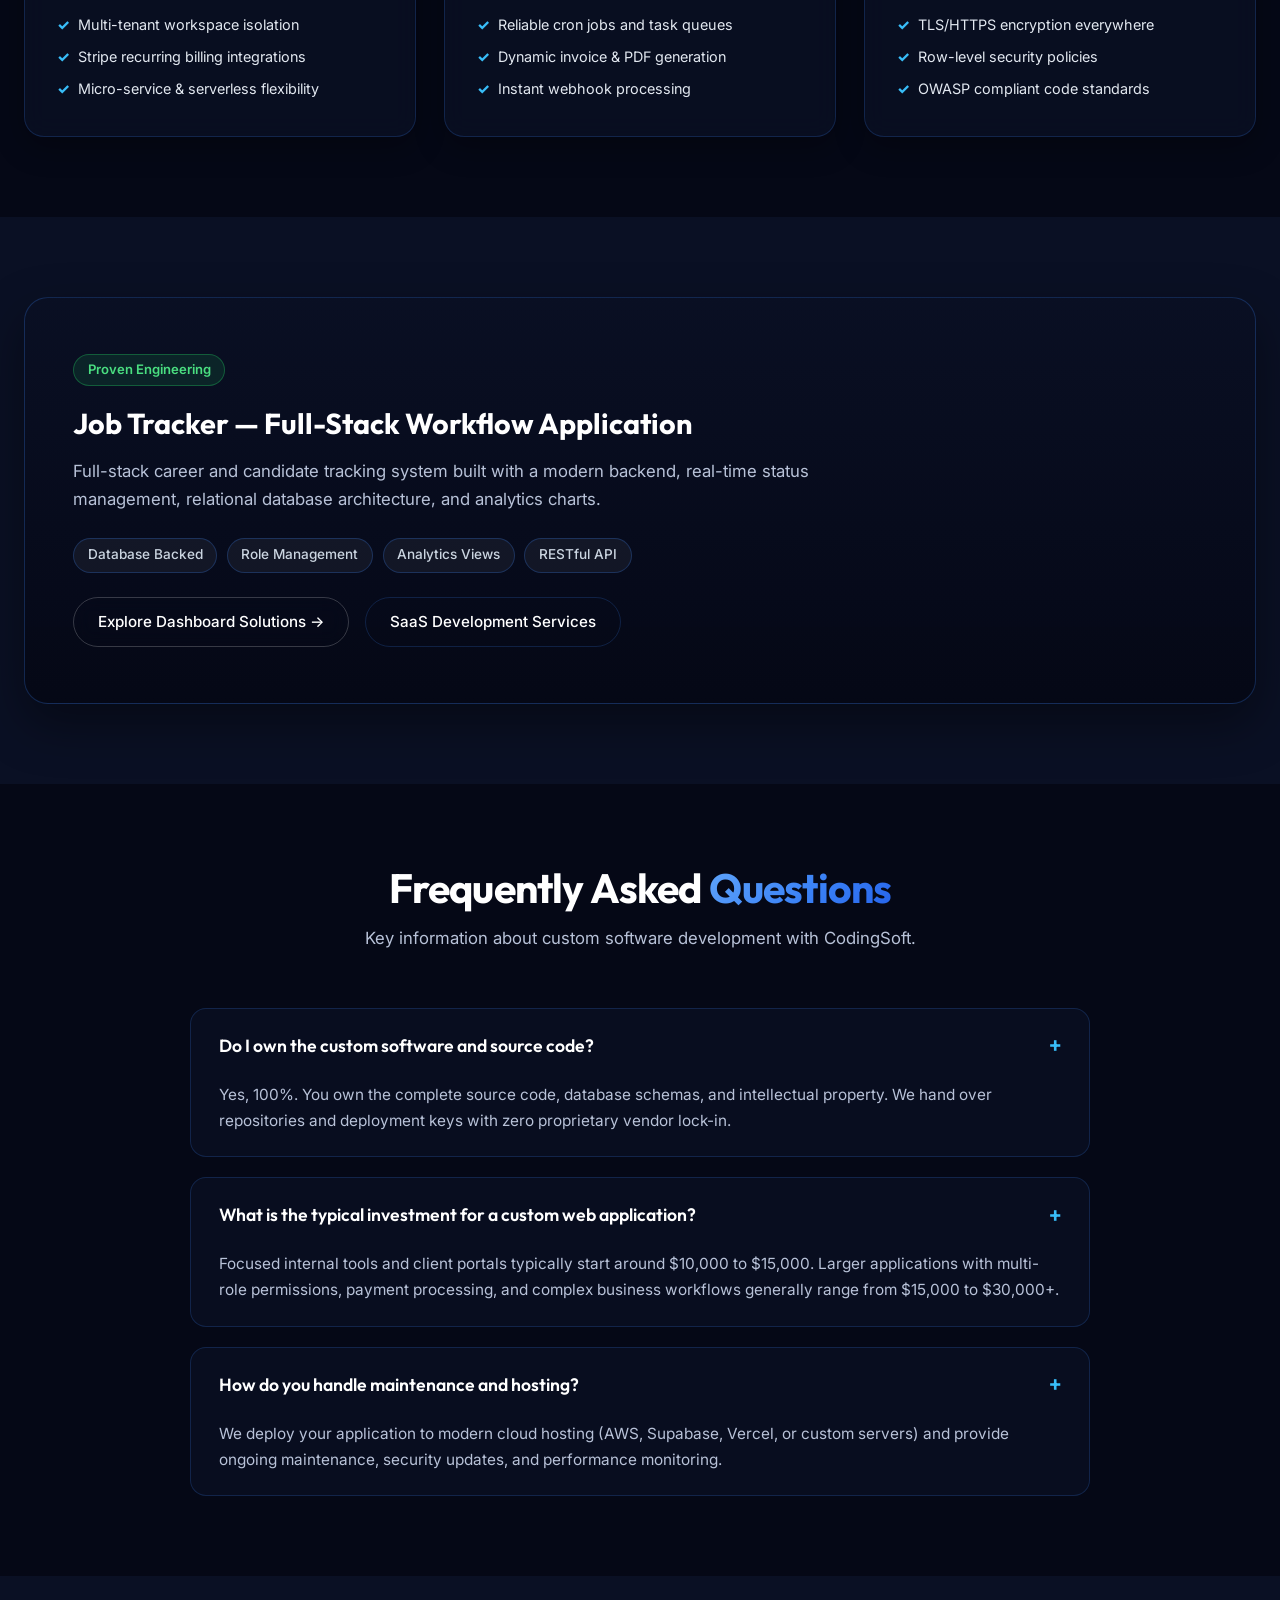
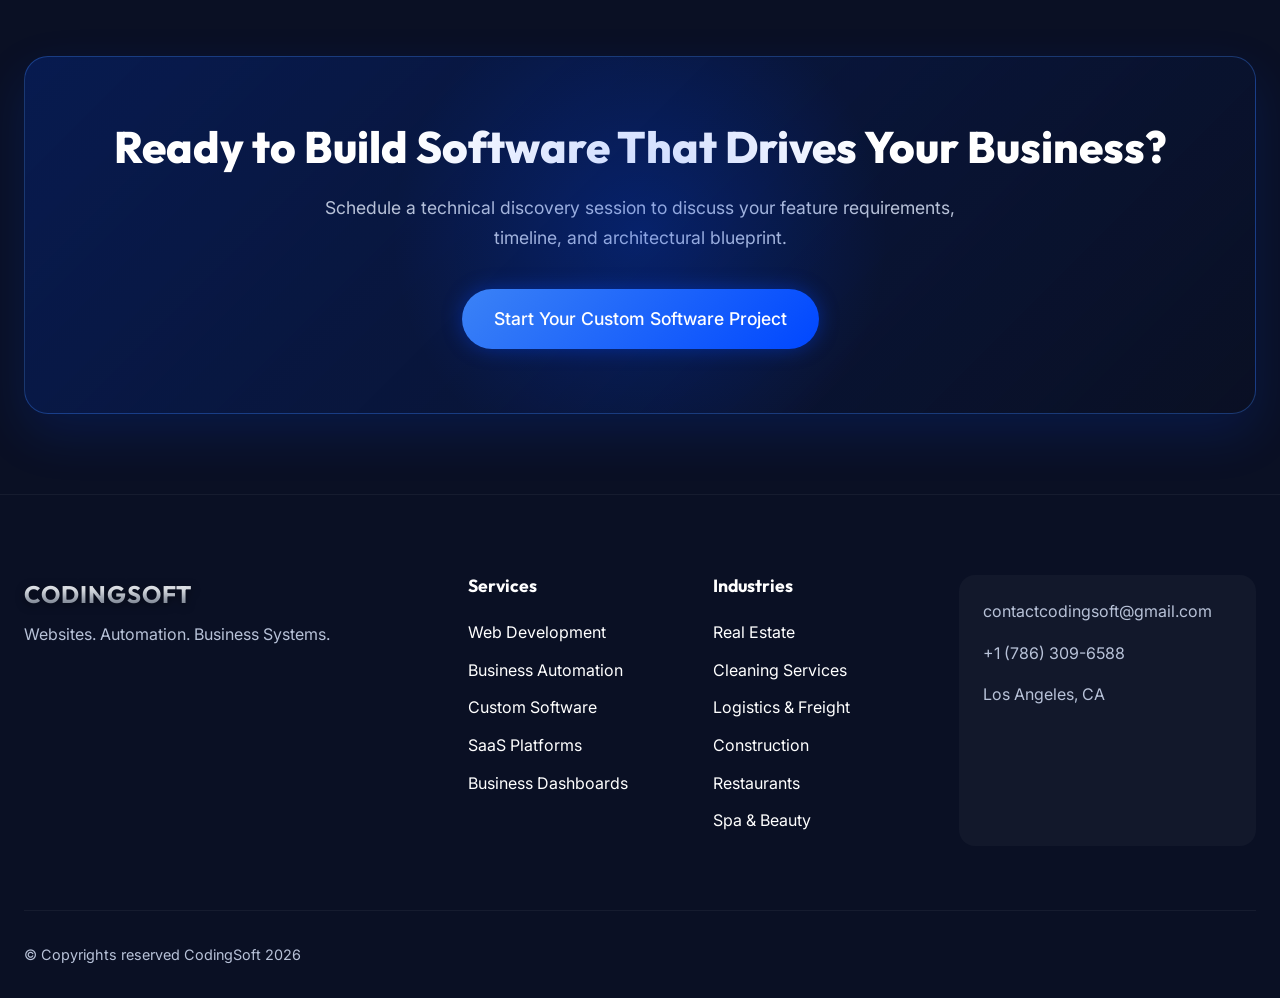
<file: services/custom-software/index.html>
<!doctype html>
<html lang="en">
  <head>
    <meta charset="UTF-8" />
    <meta name="viewport" content="width=device-width, initial-scale=1.0" />
    <title>Custom Software Development | CodingSoft Technology</title>
    <meta
      name="description"
      content="Custom software development for growing companies: internal tools, secure client portals, admin dashboards, and database-backed web applications built to scale."
    />
    <link rel="canonical" href="https://www.codingsoft.tech/services/custom-software/" />

    <!-- Open Graph / Facebook -->
    <meta property="og:type" content="website" />
    <meta property="og:url" content="https://www.codingsoft.tech/services/custom-software/" />
    <meta property="og:title" content="Custom Software Development | CodingSoft Technology" />
    <meta
      property="og:description"
      content="Custom portals, administrative panels, and scalable web apps engineered specifically for your business workflows."
    />
    <meta property="og:image" content="https://www.codingsoft.tech/preview.png" />

    <!-- Twitter -->
    <meta name="twitter:card" content="summary_large_image" />
    <meta name="twitter:url" content="https://www.codingsoft.tech/services/custom-software/" />
    <meta name="twitter:title" content="Custom Software Development | CodingSoft Technology" />
    <meta
      name="twitter:description"
      content="Custom portals, administrative panels, and scalable web apps engineered specifically for your business workflows."
    />
    <meta name="twitter:image" content="https://www.codingsoft.tech/preview.png" />

    <link
      rel="icon"
      type="image/svg+xml"
      href="data:image/svg+xml,<svg width='40' height='40' viewBox='0 0 100 100' fill='none' xmlns='http://www.w3.org/2000/svg'><circle cx='50' cy='50' r='45' fill='%230047FF' /><circle cx='30' cy='50' r='6' fill='%2338BDF8' /><circle cx='40' cy='35' r='6' fill='%2338BDF8' /><circle cx='60' cy='35' r='6' fill='%2338BDF8' /><circle cx='70' cy='50' r='6' fill='%2338BDF8' /><circle cx='60' cy='65' r='6' fill='%2338BDF8' /><circle cx='40' cy='65' r='6' fill='%2338BDF8' /></svg>"
    />
    <link rel="preconnect" href="https://fonts.googleapis.com" />
    <link rel="preconnect" href="https://fonts.gstatic.com" crossorigin />
    <link
      href="https://fonts.googleapis.com/css2?family=Inter:wght@300;400;500;600;700;800&family=Outfit:wght@400;500;600;700;800&display=swap"
      rel="stylesheet"
    />
    <link rel="stylesheet" href="../../style.css" />
  </head>

  <body class="seo-page">
    <div class="bg-mesh">
      <div class="blob blob-1"></div>
      <div class="blob blob-2"></div>
    </div>

    <!-- Navigation -->
    <nav class="navbar" id="navbar">
      <div class="container nav-container">
        <a href="../../" class="logo">
          <svg
            width="40"
            height="40"
            viewBox="0 0 100 100"
            fill="none"
            xmlns="http://www.w3.org/2000/svg"
            class="logo-icon"
            aria-hidden="true"
          >
            <circle cx="50" cy="50" r="45" fill="#0047FF" />
            <circle cx="30" cy="50" r="6" fill="#38BDF8" />
            <circle cx="40" cy="35" r="6" fill="#38BDF8" />
            <circle cx="60" cy="35" r="6" fill="#38BDF8" />
            <circle cx="70" cy="50" r="6" fill="#38BDF8" />
            <circle cx="60" cy="65" r="6" fill="#38BDF8" />
            <circle cx="40" cy="65" r="6" fill="#38BDF8" />
          </svg>
          <span class="logo-text chrome-text">CODINGSOFT</span>
        </a>

        <div class="nav-links">
          <div class="nav-dropdown">
            <button class="nav-dropdown-trigger" aria-expanded="false">
              Industries <span class="chevron">▼</span>
            </button>
            <div class="nav-dropdown-menu">
              <a href="../../industries/real-estate-websites/">Real Estate</a>
              <a href="../../industries/cleaning-service-websites/">Cleaning Services</a>
              <a href="../../industries/logistics-websites/">Logistics</a>
              <a href="../../industries/construction-websites/">Construction</a>
              <a href="../../industries/restaurant-websites/">Restaurants</a>
              <a href="../../industries/spa-beauty-websites/">Spa & Beauty</a>
            </div>
          </div>
          <a href="../../#services">Services</a>
          <a href="../../#projects">Projects</a>
          <a href="../../#why-us">Company</a>
        </div>

        <div class="right-nav-actions">
          <a href="../../start-project/?service=custom-software" class="btn btn-primary nav-quote-btn">Start Project</a>
          <button class="mobile-menu-btn" aria-label="Toggle Menu">
            <span></span>
            <span></span>
            <span></span>
          </button>
        </div>
      </div>
    </nav>

    <!-- Hero Section -->
    <header class="seo-hero">
      <div class="container">
        <nav class="seo-breadcrumbs" aria-label="Breadcrumb">
          <a href="../../">Home</a>
          <span class="separator">/</span>
          <a href="../../#services">Services</a>
          <span class="separator">/</span>
          <span class="current">Custom Software</span>
        </nav>

        <div class="seo-hero-badge">Enterprise Engineering for Real Companies</div>
        <h1 class="seo-hero-title">
          Custom Software Development for <span class="text-gradient">Growing Businesses</span>
        </h1>
        <p class="seo-hero-desc">
          When off-the-shelf software falls short, CodingSoft engineers tailored web applications, client portals, and secure operational tools built precisely around your company's processes.
        </p>

        <div class="seo-hero-actions">
          <a href="../../start-project/?service=custom-software" class="btn btn-primary btn-lg glow">
            Build Your Custom Software
          </a>
          <a href="#solutions" class="btn btn-outline btn-lg">
            Explore Architecture
          </a>
        </div>
      </div>
    </header>

    <main>
      <!-- Software Solutions Grid -->
      <section class="seo-section" id="solutions">
        <div class="container">
          <div class="seo-section-header text-center">
            <h2 class="section-title">Software Built for <span>Operational Excellence</span></h2>
            <p class="section-subtitle">
              Robust architecture, intuitive UX, and enterprise-grade security tailored to your exact workflow.
            </p>
          </div>

          <div class="seo-grid seo-grid-3">
            <div class="seo-card">
              <div class="seo-card-icon">
                <svg width="24" height="24" viewBox="0 0 24 24" fill="none" stroke="currentColor" stroke-width="2" stroke-linecap="round" stroke-linejoin="round" aria-hidden="true"><rect x="3" y="3" width="18" height="18" rx="2" ry="2"></rect><line x1="3" y1="9" x2="21" y2="9"></line><line x1="9" y1="21" x2="9" y2="9"></line></svg>
              </div>
              <h3 class="seo-card-title">Custom Admin Panels & Tools</h3>
              <p class="seo-card-text">Replace fragile spreadsheets with structured, searchable web portals that manage orders, inventory, staff, and client records.</p>
              <ul class="seo-card-list">
                <li>Granular role-based permissions</li>
                <li>Real-time search, filters, and exports</li>
                <li>Bulk operations and audit logging</li>
              </ul>
            </div>

            <div class="seo-card">
              <div class="seo-card-icon">
                <svg width="24" height="24" viewBox="0 0 24 24" fill="none" stroke="currentColor" stroke-width="2" stroke-linecap="round" stroke-linejoin="round" aria-hidden="true"><path d="M17 21v-2a4 4 0 0 0-4-4H5a4 4 0 0 0-4 4v2"></path><circle cx="9" cy="7" r="4"></circle><path d="M23 21v-2a4 4 0 0 0-3-3.87"></path><path d="M16 3.13a4 4 0 0 1 0 7.75"></path></svg>
              </div>
              <h3 class="seo-card-title">Client & Partner Portals</h3>
              <p class="seo-card-text">Give your clients a polished, branded login area where they can track project status, download invoices, submit requests, and collaborate.</p>
              <ul class="seo-card-list">
                <li>Secure magic link or password authentication</li>
                <li>Document upload and encrypted storage</li>
                <li>Interactive status tracking & messaging</li>
              </ul>
            </div>

            <div class="seo-card">
              <div class="seo-card-icon">
                <svg width="24" height="24" viewBox="0 0 24 24" fill="none" stroke="currentColor" stroke-width="2" stroke-linecap="round" stroke-linejoin="round" aria-hidden="true"><ellipse cx="12" cy="5" rx="9" ry="3"></ellipse><path d="M21 12c0 1.66-4 3-9 3s-9-1.34-9-3"></path><path d="M3 5v14c0 1.66 4 3 9 3s9-1.34 9-3V5"></path></svg>
              </div>
              <h3 class="seo-card-title">Database-Backed Web Apps</h3>
              <p class="seo-card-text">Scale with relational databases (PostgreSQL, MySQL, Supabase) designed for high performance, transaction safety, and quick queries.</p>
              <ul class="seo-card-list">
                <li>Normalized data schemas & fast indexing</li>
                <li>Automated daily backups & snapshots</li>
                <li>RESTful API & GraphQL endpoints</li>
              </ul>
            </div>

            <div class="seo-card">
              <div class="seo-card-icon">
                <svg width="24" height="24" viewBox="0 0 24 24" fill="none" stroke="currentColor" stroke-width="2" stroke-linecap="round" stroke-linejoin="round" aria-hidden="true"><polygon points="12 2 2 7 12 12 22 7 12 2"></polygon><polyline points="2 17 12 22 22 17"></polyline><polyline points="2 12 12 17 22 12"></polyline></svg>
              </div>
              <h3 class="seo-card-title">SaaS-Style Modular Systems</h3>
              <p class="seo-card-text">Architecture built with future monetization in mind. Multi-tenant isolation, subscription billing hooks, and modular feature flags.</p>
              <ul class="seo-card-list">
                <li>Multi-tenant workspace isolation</li>
                <li>Stripe recurring billing integrations</li>
                <li>Micro-service & serverless flexibility</li>
              </ul>
            </div>

            <div class="seo-card">
              <div class="seo-card-icon">
                <svg width="24" height="24" viewBox="0 0 24 24" fill="none" stroke="currentColor" stroke-width="2" stroke-linecap="round" stroke-linejoin="round" aria-hidden="true"><circle cx="12" cy="12" r="10"></circle><polyline points="12 6 12 12 14 14"></polyline></svg>
              </div>
              <h3 class="seo-card-title">Automated Background Jobs</h3>
              <p class="seo-card-text">Offload heavy computations, batch PDF generations, email digests, and third-party data scraping into dependable background queues.</p>
              <ul class="seo-card-list">
                <li>Reliable cron jobs and task queues</li>
                <li>Dynamic invoice & PDF generation</li>
                <li>Instant webhook processing</li>
              </ul>
            </div>

            <div class="seo-card">
              <div class="seo-card-icon">
                <svg width="24" height="24" viewBox="0 0 24 24" fill="none" stroke="currentColor" stroke-width="2" stroke-linecap="round" stroke-linejoin="round" aria-hidden="true"><path d="M12 22s8-4 8-10V5l-8-3-8 3v7c0 6 8 10 8 10z"></path></svg>
              </div>
              <h3 class="seo-card-title">Enterprise Security Standards</h3>
              <p class="seo-card-text">Protect your proprietary data and customer information with modern cryptographic standards, CSRF defense, and rate-limiting.</p>
              <ul class="seo-card-list">
                <li>TLS/HTTPS encryption everywhere</li>
                <li>Row-level security policies</li>
                <li>OWASP compliant code standards</li>
              </ul>
            </div>
          </div>
        </div>
      </section>

      <!-- Proof Section -->
      <section class="seo-section bg-alt">
        <div class="container">
          <div class="seo-proof">
            <div class="seo-proof-badge">Proven Engineering</div>
            <h2 class="seo-card-title" style="font-size: 1.8rem; margin-bottom: 1rem;">Job Tracker — Full-Stack Workflow Application</h2>
            <p style="color: var(--text-muted); font-size: 1.05rem; line-height: 1.7; max-width: 800px; margin-bottom: 1.5rem;">
              Full-stack career and candidate tracking system built with a modern backend, real-time status management, relational database architecture, and analytics charts.
            </p>

            <div class="feature-pill-group">
              <span class="feature-pill">Database Backed</span>
              <span class="feature-pill">Role Management</span>
              <span class="feature-pill">Analytics Views</span>
              <span class="feature-pill">RESTful API</span>
            </div>

            <div class="mt-4" style="display: flex; gap: 1rem; flex-wrap: wrap;">
              <a href="../../services/dashboard-development/" class="btn btn-primary">
                Explore Dashboard Solutions →
              </a>
              <a href="../../services/saas-development/" class="btn btn-outline">
                SaaS Development Services
              </a>
            </div>
          </div>
        </div>
      </section>

      <!-- Tailored FAQ -->
      <section class="seo-section">
        <div class="container">
          <div class="seo-section-header text-center">
            <h2 class="section-title">Frequently Asked <span>Questions</span></h2>
            <p class="section-subtitle">Key information about custom software development with CodingSoft.</p>
          </div>

          <div class="seo-faq-grid">
            <div class="seo-faq-item">
              <button class="seo-faq-question">
                <span>Do I own the custom software and source code?</span>
                <span class="icon">+</span>
              </button>
              <div class="seo-faq-answer">
                Yes, 100%. You own the complete source code, database schemas, and intellectual property. We hand over repositories and deployment keys with zero proprietary vendor lock-in.
              </div>
            </div>

            <div class="seo-faq-item">
              <button class="seo-faq-question">
                <span>What is the typical investment for a custom web application?</span>
                <span class="icon">+</span>
              </button>
              <div class="seo-faq-answer">
                Focused internal tools and client portals typically start around $10,000 to $15,000. Larger applications with multi-role permissions, payment processing, and complex business workflows generally range from $15,000 to $30,000+.
              </div>
            </div>

            <div class="seo-faq-item">
              <button class="seo-faq-question">
                <span>How do you handle maintenance and hosting?</span>
                <span class="icon">+</span>
              </button>
              <div class="seo-faq-answer">
                We deploy your application to modern cloud hosting (AWS, Supabase, Vercel, or custom servers) and provide ongoing maintenance, security updates, and performance monitoring.
              </div>
            </div>
          </div>
        </div>
      </section>

      <!-- Bottom CTA Banner -->
      <section class="seo-section bg-alt">
        <div class="container">
          <div class="seo-cta-banner">
            <div class="cta-bg-glow"></div>
            <h2 class="seo-cta-title">Ready to Build Software That Drives Your Business?</h2>
            <p class="seo-cta-desc">
              Schedule a technical discovery session to discuss your feature requirements, timeline, and architectural blueprint.
            </p>
            <a href="../../start-project/?service=custom-software" class="btn btn-primary btn-lg glow">
              Start Your Custom Software Project
            </a>
          </div>
        </div>
      </section>
    </main>

    <!-- Footer -->
    <footer class="footer">
      <div class="container">
        <div class="footer-grid">
          <div class="footer-brand">
            <a href="../../" class="logo">
              <span class="logo-text chrome-text">CODINGSOFT</span>
            </a>
            <p class="mt-2 text-muted">Websites. Automation. Business Systems.</p>
          </div>

          <div class="footer-links">
            <h3>Services</h3>
            <ul>
              <li><a href="../../services/web-development/">Web Development</a></li>
              <li><a href="../../services/business-automation/">Business Automation</a></li>
              <li><a href="../../services/custom-software/">Custom Software</a></li>
              <li><a href="../../services/saas-development/">SaaS Platforms</a></li>
              <li><a href="../../services/dashboard-development/">Business Dashboards</a></li>
            </ul>
          </div>

          <div class="footer-links">
            <h3>Industries</h3>
            <ul>
              <li><a href="../../industries/real-estate-websites/">Real Estate</a></li>
              <li><a href="../../industries/cleaning-service-websites/">Cleaning Services</a></li>
              <li><a href="../../industries/logistics-websites/">Logistics & Freight</a></li>
              <li><a href="../../industries/construction-websites/">Construction</a></li>
              <li><a href="../../industries/restaurant-websites/">Restaurants</a></li>
              <li><a href="../../industries/spa-beauty-websites/">Spa & Beauty</a></li>
            </ul>
          </div>

          <div class="footer-contact">
            <div class="contact-item">
              <a href="mailto:contactcodingsoft@gmail.com">contactcodingsoft@gmail.com</a>
            </div>
            <div class="contact-item">
              <a href="tel:+17863096588">+1 (786) 309-6588</a>
            </div>
            <div class="contact-item">
              <span>Los Angeles, CA</span>
            </div>
          </div>
        </div>

        <div class="footer-bottom">
          <p>&copy; Copyrights reserved CodingSoft 2026</p>
        </div>
      </div>
    </footer>

    <script>
      document.addEventListener('DOMContentLoaded', () => {
        const questions = document.querySelectorAll('.seo-faq-question');
        questions.forEach(q => {
          q.addEventListener('click', () => {
            const item = q.parentElement;
            item.classList.toggle('active');
            const icon = q.querySelector('.icon');
            if (item.classList.contains('active')) {
              icon.textContent = '-';
            } else {
              icon.textContent = '+';
            }
          });
        });

        const mobileMenuBtn = document.querySelector('.mobile-menu-btn');
        const navLinks = document.querySelector('.nav-links');
        if (mobileMenuBtn && navLinks) {
          mobileMenuBtn.addEventListener('click', () => {
            navLinks.classList.toggle('active');
            mobileMenuBtn.classList.toggle('active');
            document.body.classList.toggle('menu-open');
          });
        }
      });
    </script>
  </body>
</html>
</file>
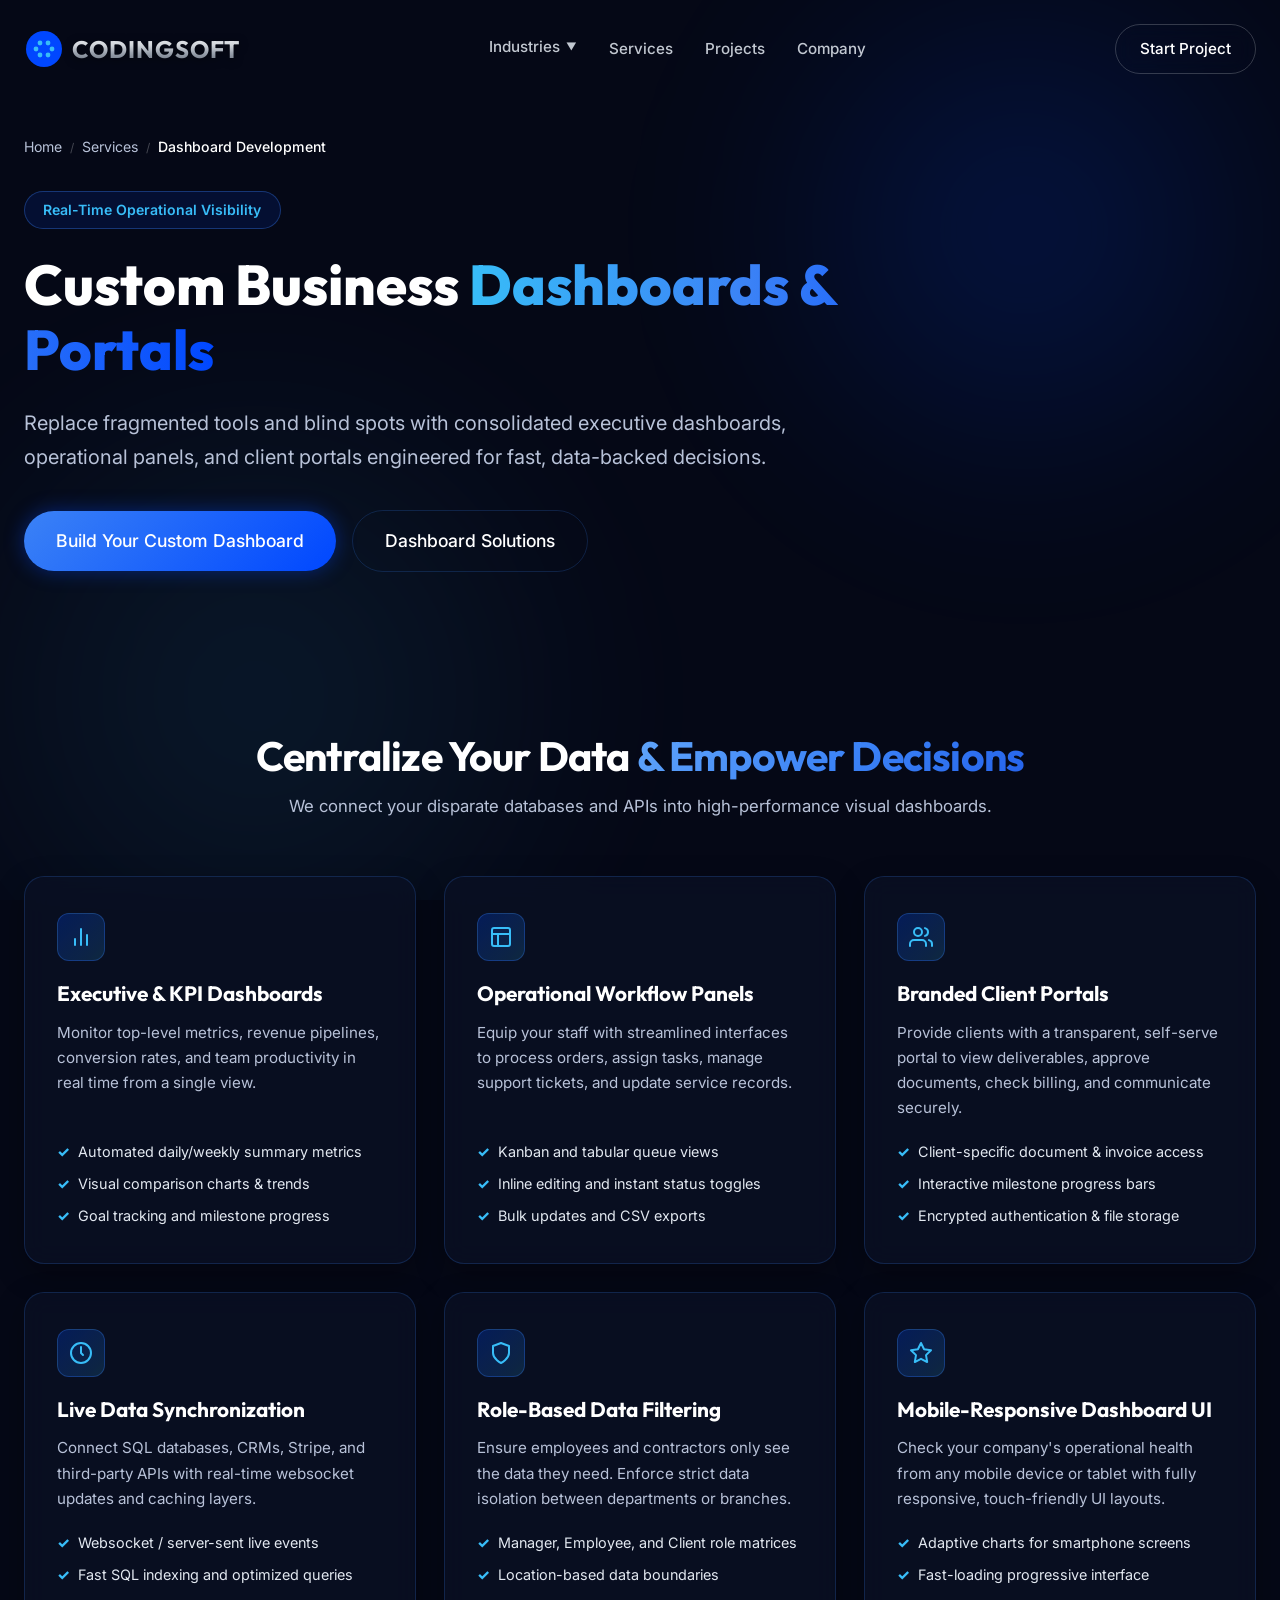
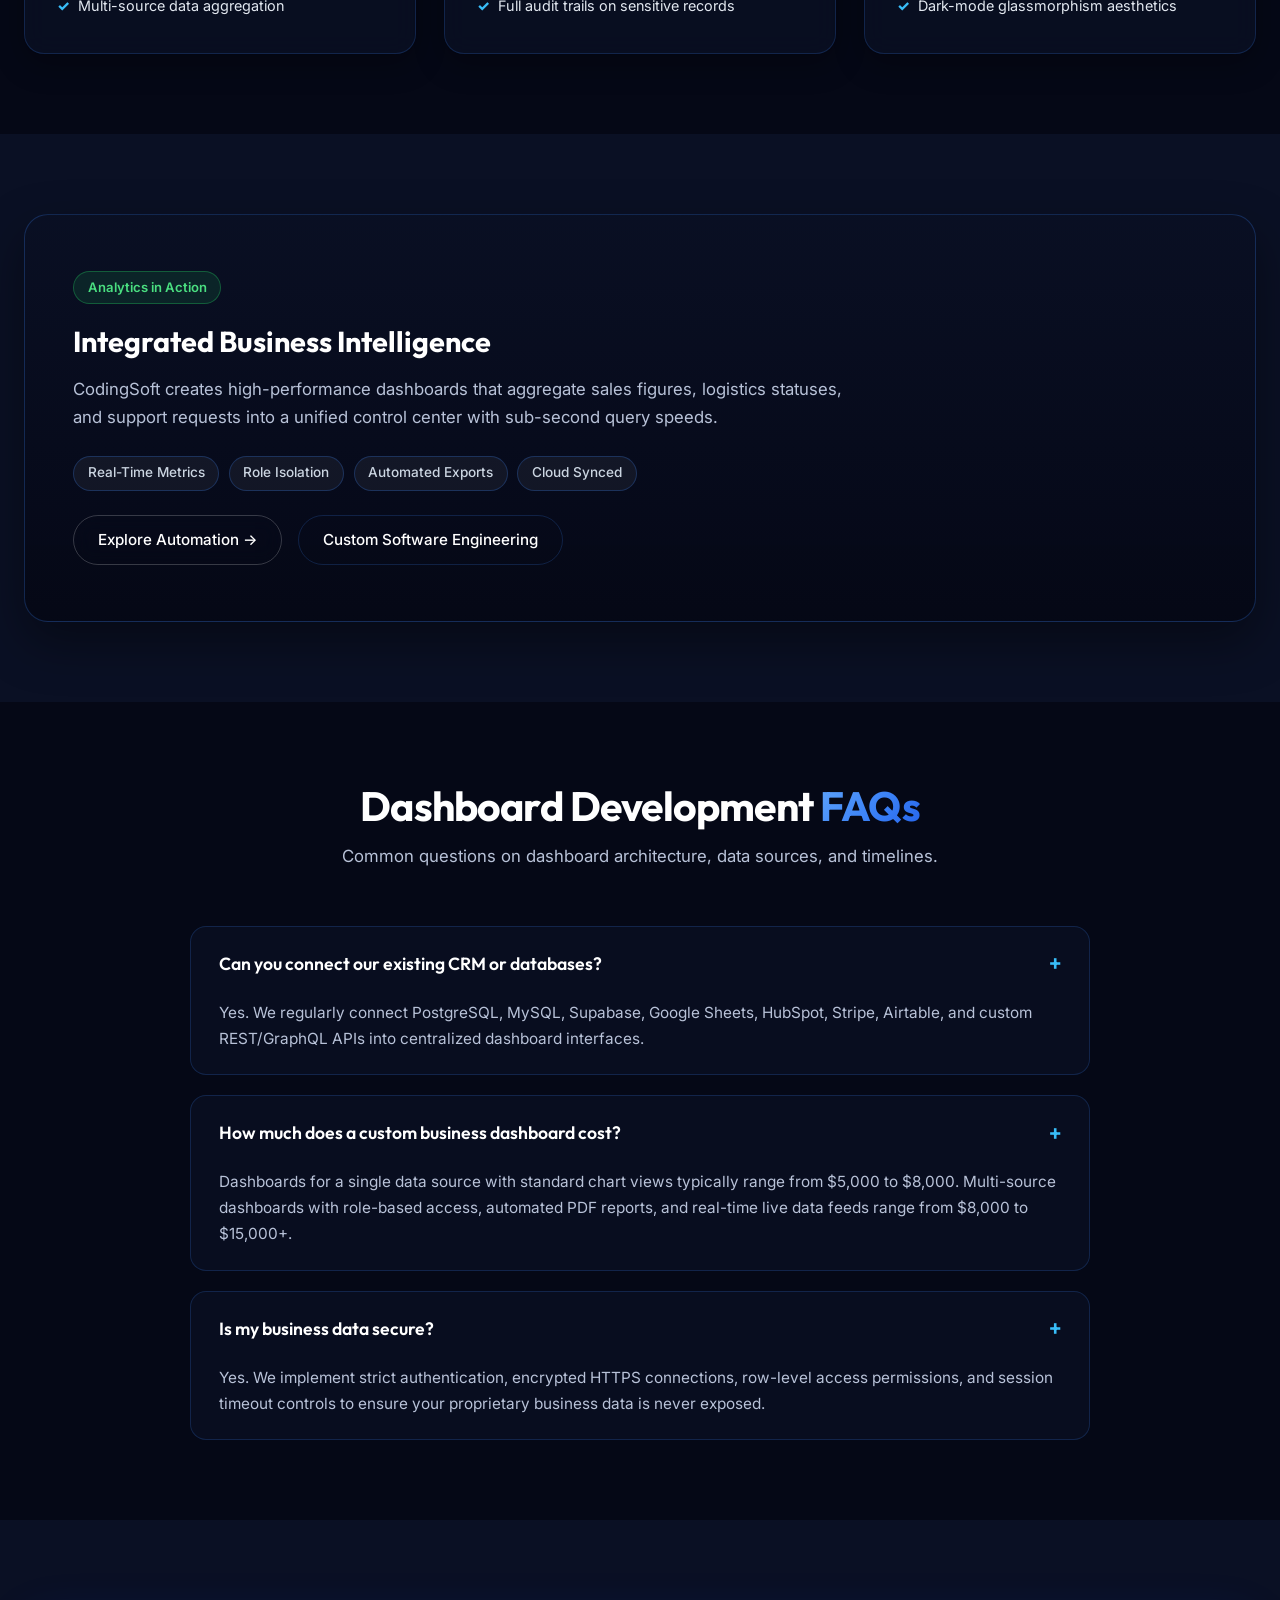
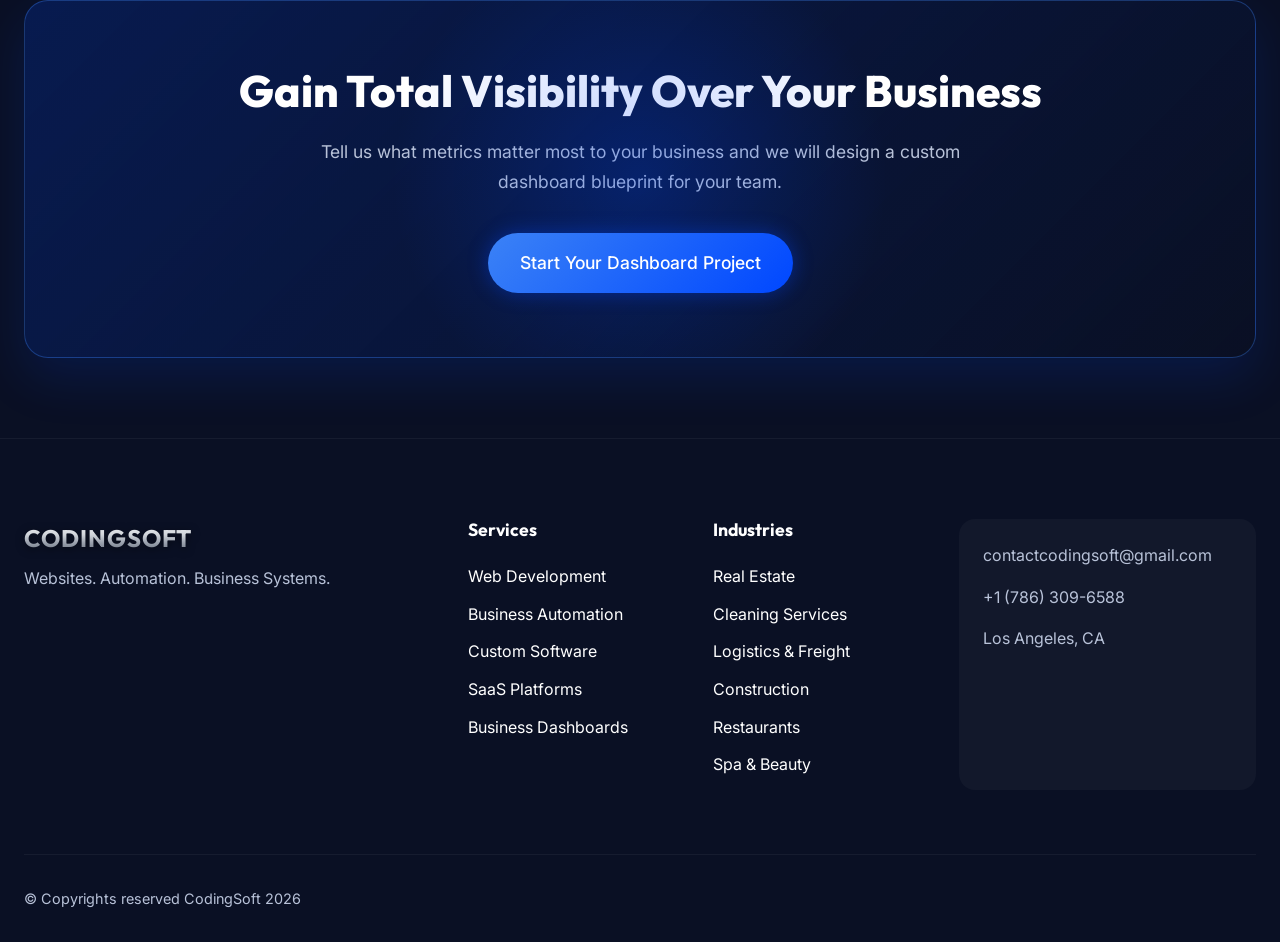
<file: services/dashboard-development/index.html>
<!doctype html>
<html lang="en">
  <head>
    <meta charset="UTF-8" />
    <meta name="viewport" content="width=device-width, initial-scale=1.0" />
    <title>Business Dashboard Development | CodingSoft Technology</title>
    <meta
      name="description"
      content="Custom business dashboards and portals: operational KPI views, client dashboards, real-time analytics, and role-based data management built for fast decision making."
    />
    <link rel="canonical" href="https://www.codingsoft.tech/services/dashboard-development/" />

    <!-- Open Graph / Facebook -->
    <meta property="og:type" content="website" />
    <meta property="og:url" content="https://www.codingsoft.tech/services/dashboard-development/" />
    <meta property="og:title" content="Business Dashboard Development | CodingSoft Technology" />
    <meta
      property="og:description"
      content="Centralize business metrics, automate reports, and give teams clear operational visibility with custom business dashboards."
    />
    <meta property="og:image" content="https://www.codingsoft.tech/preview.png" />

    <!-- Twitter -->
    <meta name="twitter:card" content="summary_large_image" />
    <meta name="twitter:url" content="https://www.codingsoft.tech/services/dashboard-development/" />
    <meta name="twitter:title" content="Business Dashboard Development | CodingSoft Technology" />
    <meta
      name="twitter:description"
      content="Centralize business metrics, automate reports, and give teams clear operational visibility with custom business dashboards."
    />
    <meta name="twitter:image" content="https://www.codingsoft.tech/preview.png" />

    <link
      rel="icon"
      type="image/svg+xml"
      href="data:image/svg+xml,<svg width='40' height='40' viewBox='0 0 100 100' fill='none' xmlns='http://www.w3.org/2000/svg'><circle cx='50' cy='50' r='45' fill='%230047FF' /><circle cx='30' cy='50' r='6' fill='%2338BDF8' /><circle cx='40' cy='35' r='6' fill='%2338BDF8' /><circle cx='60' cy='35' r='6' fill='%2338BDF8' /><circle cx='70' cy='50' r='6' fill='%2338BDF8' /><circle cx='60' cy='65' r='6' fill='%2338BDF8' /><circle cx='40' cy='65' r='6' fill='%2338BDF8' /></svg>"
    />
    <link rel="preconnect" href="https://fonts.googleapis.com" />
    <link rel="preconnect" href="https://fonts.gstatic.com" crossorigin />
    <link
      href="https://fonts.googleapis.com/css2?family=Inter:wght@300;400;500;600;700;800&family=Outfit:wght@400;500;600;700;800&display=swap"
      rel="stylesheet"
    />
    <link rel="stylesheet" href="../../style.css" />
  </head>

  <body class="seo-page">
    <div class="bg-mesh">
      <div class="blob blob-1"></div>
      <div class="blob blob-2"></div>
    </div>

    <!-- Navigation -->
    <nav class="navbar" id="navbar">
      <div class="container nav-container">
        <a href="../../" class="logo">
          <svg
            width="40"
            height="40"
            viewBox="0 0 100 100"
            fill="none"
            xmlns="http://www.w3.org/2000/svg"
            class="logo-icon"
            aria-hidden="true"
          >
            <circle cx="50" cy="50" r="45" fill="#0047FF" />
            <circle cx="30" cy="50" r="6" fill="#38BDF8" />
            <circle cx="40" cy="35" r="6" fill="#38BDF8" />
            <circle cx="60" cy="35" r="6" fill="#38BDF8" />
            <circle cx="70" cy="50" r="6" fill="#38BDF8" />
            <circle cx="60" cy="65" r="6" fill="#38BDF8" />
            <circle cx="40" cy="65" r="6" fill="#38BDF8" />
          </svg>
          <span class="logo-text chrome-text">CODINGSOFT</span>
        </a>

        <div class="nav-links">
          <div class="nav-dropdown">
            <button class="nav-dropdown-trigger" aria-expanded="false">
              Industries <span class="chevron">▼</span>
            </button>
            <div class="nav-dropdown-menu">
              <a href="../../industries/real-estate-websites/">Real Estate</a>
              <a href="../../industries/cleaning-service-websites/">Cleaning Services</a>
              <a href="../../industries/logistics-websites/">Logistics</a>
              <a href="../../industries/construction-websites/">Construction</a>
              <a href="../../industries/restaurant-websites/">Restaurants</a>
              <a href="../../industries/spa-beauty-websites/">Spa & Beauty</a>
            </div>
          </div>
          <a href="../../#services">Services</a>
          <a href="../../#projects">Projects</a>
          <a href="../../#why-us">Company</a>
        </div>

        <div class="right-nav-actions">
          <a href="../../start-project/?service=dashboard-development" class="btn btn-primary nav-quote-btn">Start Project</a>
          <button class="mobile-menu-btn" aria-label="Toggle Menu">
            <span></span>
            <span></span>
            <span></span>
          </button>
        </div>
      </div>
    </nav>

    <!-- Hero Section -->
    <header class="seo-hero">
      <div class="container">
        <nav class="seo-breadcrumbs" aria-label="Breadcrumb">
          <a href="../../">Home</a>
          <span class="separator">/</span>
          <a href="../../#services">Services</a>
          <span class="separator">/</span>
          <span class="current">Dashboard Development</span>
        </nav>

        <div class="seo-hero-badge">Real-Time Operational Visibility</div>
        <h1 class="seo-hero-title">
          Custom Business <span class="text-gradient">Dashboards & Portals</span>
        </h1>
        <p class="seo-hero-desc">
          Replace fragmented tools and blind spots with consolidated executive dashboards, operational panels, and client portals engineered for fast, data-backed decisions.
        </p>

        <div class="seo-hero-actions">
          <a href="../../start-project/?service=dashboard-development" class="btn btn-primary btn-lg glow">
            Build Your Custom Dashboard
          </a>
          <a href="#solutions" class="btn btn-outline btn-lg">
            Dashboard Solutions
          </a>
        </div>
      </div>
    </header>

    <main>
      <!-- Core Dashboard Solutions Grid -->
      <section class="seo-section" id="solutions">
        <div class="container">
          <div class="seo-section-header text-center">
            <h2 class="section-title">Centralize Your Data <span>& Empower Decisions</span></h2>
            <p class="section-subtitle">
              We connect your disparate databases and APIs into high-performance visual dashboards.
            </p>
          </div>

          <div class="seo-grid seo-grid-3">
            <div class="seo-card">
              <div class="seo-card-icon">
                <svg width="24" height="24" viewBox="0 0 24 24" fill="none" stroke="currentColor" stroke-width="2" stroke-linecap="round" stroke-linejoin="round" aria-hidden="true"><line x1="18" y1="20" x2="18" y2="10"></line><line x1="12" y1="20" x2="12" y2="4"></line><line x1="6" y1="20" x2="6" y2="14"></line></svg>
              </div>
              <h3 class="seo-card-title">Executive & KPI Dashboards</h3>
              <p class="seo-card-text">Monitor top-level metrics, revenue pipelines, conversion rates, and team productivity in real time from a single view.</p>
              <ul class="seo-card-list">
                <li>Automated daily/weekly summary metrics</li>
                <li>Visual comparison charts & trends</li>
                <li>Goal tracking and milestone progress</li>
              </ul>
            </div>

            <div class="seo-card">
              <div class="seo-card-icon">
                <svg width="24" height="24" viewBox="0 0 24 24" fill="none" stroke="currentColor" stroke-width="2" stroke-linecap="round" stroke-linejoin="round" aria-hidden="true"><rect x="3" y="3" width="18" height="18" rx="2" ry="2"></rect><line x1="3" y1="9" x2="21" y2="9"></line><line x1="9" y1="21" x2="9" y2="9"></line></svg>
              </div>
              <h3 class="seo-card-title">Operational Workflow Panels</h3>
              <p class="seo-card-text">Equip your staff with streamlined interfaces to process orders, assign tasks, manage support tickets, and update service records.</p>
              <ul class="seo-card-list">
                <li>Kanban and tabular queue views</li>
                <li>Inline editing and instant status toggles</li>
                <li>Bulk updates and CSV exports</li>
              </ul>
            </div>

            <div class="seo-card">
              <div class="seo-card-icon">
                <svg width="24" height="24" viewBox="0 0 24 24" fill="none" stroke="currentColor" stroke-width="2" stroke-linecap="round" stroke-linejoin="round" aria-hidden="true"><path d="M17 21v-2a4 4 0 0 0-4-4H5a4 4 0 0 0-4 4v2"></path><circle cx="9" cy="7" r="4"></circle><path d="M23 21v-2a4 4 0 0 0-3-3.87"></path><path d="M16 3.13a4 4 0 0 1 0 7.75"></path></svg>
              </div>
              <h3 class="seo-card-title">Branded Client Portals</h3>
              <p class="seo-card-text">Provide clients with a transparent, self-serve portal to view deliverables, approve documents, check billing, and communicate securely.</p>
              <ul class="seo-card-list">
                <li>Client-specific document & invoice access</li>
                <li>Interactive milestone progress bars</li>
                <li>Encrypted authentication & file storage</li>
              </ul>
            </div>

            <div class="seo-card">
              <div class="seo-card-icon">
                <svg width="24" height="24" viewBox="0 0 24 24" fill="none" stroke="currentColor" stroke-width="2" stroke-linecap="round" stroke-linejoin="round" aria-hidden="true"><circle cx="12" cy="12" r="10"></circle><polyline points="12 6 12 12 14 14"></polyline></svg>
              </div>
              <h3 class="seo-card-title">Live Data Synchronization</h3>
              <p class="seo-card-text">Connect SQL databases, CRMs, Stripe, and third-party APIs with real-time websocket updates and caching layers.</p>
              <ul class="seo-card-list">
                <li>Websocket / server-sent live events</li>
                <li>Fast SQL indexing and optimized queries</li>
                <li>Multi-source data aggregation</li>
              </ul>
            </div>

            <div class="seo-card">
              <div class="seo-card-icon">
                <svg width="24" height="24" viewBox="0 0 24 24" fill="none" stroke="currentColor" stroke-width="2" stroke-linecap="round" stroke-linejoin="round" aria-hidden="true"><path d="M12 22s8-4 8-10V5l-8-3-8 3v7c0 6 8 10 8 10z"></path></svg>
              </div>
              <h3 class="seo-card-title">Role-Based Data Filtering</h3>
              <p class="seo-card-text">Ensure employees and contractors only see the data they need. Enforce strict data isolation between departments or branches.</p>
              <ul class="seo-card-list">
                <li>Manager, Employee, and Client role matrices</li>
                <li>Location-based data boundaries</li>
                <li>Full audit trails on sensitive records</li>
              </ul>
            </div>

            <div class="seo-card">
              <div class="seo-card-icon">
                <svg width="24" height="24" viewBox="0 0 24 24" fill="none" stroke="currentColor" stroke-width="2" stroke-linecap="round" stroke-linejoin="round" aria-hidden="true"><polygon points="12 2 15.09 8.26 22 9.27 17 14.14 18.18 21.02 12 17.77 5.82 21.02 7 14.14 2 9.27 8.91 8.26 12 2"></polygon></svg>
              </div>
              <h3 class="seo-card-title">Mobile-Responsive Dashboard UI</h3>
              <p class="seo-card-text">Check your company's operational health from any mobile device or tablet with fully responsive, touch-friendly UI layouts.</p>
              <ul class="seo-card-list">
                <li>Adaptive charts for smartphone screens</li>
                <li>Fast-loading progressive interface</li>
                <li>Dark-mode glassmorphism aesthetics</li>
              </ul>
            </div>
          </div>
        </div>
      </section>

      <!-- Proof Section -->
      <section class="seo-section bg-alt">
        <div class="container">
          <div class="seo-proof">
            <div class="seo-proof-badge">Analytics in Action</div>
            <h2 class="seo-card-title" style="font-size: 1.8rem; margin-bottom: 1rem;">Integrated Business Intelligence</h2>
            <p style="color: var(--text-muted); font-size: 1.05rem; line-height: 1.7; max-width: 800px; margin-bottom: 1.5rem;">
              CodingSoft creates high-performance dashboards that aggregate sales figures, logistics statuses, and support requests into a unified control center with sub-second query speeds.
            </p>

            <div class="feature-pill-group">
              <span class="feature-pill">Real-Time Metrics</span>
              <span class="feature-pill">Role Isolation</span>
              <span class="feature-pill">Automated Exports</span>
              <span class="feature-pill">Cloud Synced</span>
            </div>

            <div class="mt-4" style="display: flex; gap: 1rem; flex-wrap: wrap;">
              <a href="../../services/business-automation/" class="btn btn-primary">
                Explore Automation →
              </a>
              <a href="../../services/custom-software/" class="btn btn-outline">
                Custom Software Engineering
              </a>
            </div>
          </div>
        </div>
      </section>

      <!-- Tailored FAQ -->
      <section class="seo-section">
        <div class="container">
          <div class="seo-section-header text-center">
            <h2 class="section-title">Dashboard Development <span>FAQs</span></h2>
            <p class="section-subtitle">Common questions on dashboard architecture, data sources, and timelines.</p>
          </div>

          <div class="seo-faq-grid">
            <div class="seo-faq-item">
              <button class="seo-faq-question">
                <span>Can you connect our existing CRM or databases?</span>
                <span class="icon">+</span>
              </button>
              <div class="seo-faq-answer">
                Yes. We regularly connect PostgreSQL, MySQL, Supabase, Google Sheets, HubSpot, Stripe, Airtable, and custom REST/GraphQL APIs into centralized dashboard interfaces.
              </div>
            </div>

            <div class="seo-faq-item">
              <button class="seo-faq-question">
                <span>How much does a custom business dashboard cost?</span>
                <span class="icon">+</span>
              </button>
              <div class="seo-faq-answer">
                Dashboards for a single data source with standard chart views typically range from $5,000 to $8,000. Multi-source dashboards with role-based access, automated PDF reports, and real-time live data feeds range from $8,000 to $15,000+.
              </div>
            </div>

            <div class="seo-faq-item">
              <button class="seo-faq-question">
                <span>Is my business data secure?</span>
                <span class="icon">+</span>
              </button>
              <div class="seo-faq-answer">
                Yes. We implement strict authentication, encrypted HTTPS connections, row-level access permissions, and session timeout controls to ensure your proprietary business data is never exposed.
              </div>
            </div>
          </div>
        </div>
      </section>

      <!-- Bottom CTA Banner -->
      <section class="seo-section bg-alt">
        <div class="container">
          <div class="seo-cta-banner">
            <div class="cta-bg-glow"></div>
            <h2 class="seo-cta-title">Gain Total Visibility Over Your Business</h2>
            <p class="seo-cta-desc">
              Tell us what metrics matter most to your business and we will design a custom dashboard blueprint for your team.
            </p>
            <a href="../../start-project/?service=dashboard-development" class="btn btn-primary btn-lg glow">
              Start Your Dashboard Project
            </a>
          </div>
        </div>
      </section>
    </main>

    <!-- Footer -->
    <footer class="footer">
      <div class="container">
        <div class="footer-grid">
          <div class="footer-brand">
            <a href="../../" class="logo">
              <span class="logo-text chrome-text">CODINGSOFT</span>
            </a>
            <p class="mt-2 text-muted">Websites. Automation. Business Systems.</p>
          </div>

          <div class="footer-links">
            <h3>Services</h3>
            <ul>
              <li><a href="../../services/web-development/">Web Development</a></li>
              <li><a href="../../services/business-automation/">Business Automation</a></li>
              <li><a href="../../services/custom-software/">Custom Software</a></li>
              <li><a href="../../services/saas-development/">SaaS Platforms</a></li>
              <li><a href="../../services/dashboard-development/">Business Dashboards</a></li>
            </ul>
          </div>

          <div class="footer-links">
            <h3>Industries</h3>
            <ul>
              <li><a href="../../industries/real-estate-websites/">Real Estate</a></li>
              <li><a href="../../industries/cleaning-service-websites/">Cleaning Services</a></li>
              <li><a href="../../industries/logistics-websites/">Logistics & Freight</a></li>
              <li><a href="../../industries/construction-websites/">Construction</a></li>
              <li><a href="../../industries/restaurant-websites/">Restaurants</a></li>
              <li><a href="../../industries/spa-beauty-websites/">Spa & Beauty</a></li>
            </ul>
          </div>

          <div class="footer-contact">
            <div class="contact-item">
              <a href="mailto:contactcodingsoft@gmail.com">contactcodingsoft@gmail.com</a>
            </div>
            <div class="contact-item">
              <a href="tel:+17863096588">+1 (786) 309-6588</a>
            </div>
            <div class="contact-item">
              <span>Los Angeles, CA</span>
            </div>
          </div>
        </div>

        <div class="footer-bottom">
          <p>&copy; Copyrights reserved CodingSoft 2026</p>
        </div>
      </div>
    </footer>

    <script>
      document.addEventListener('DOMContentLoaded', () => {
        const questions = document.querySelectorAll('.seo-faq-question');
        questions.forEach(q => {
          q.addEventListener('click', () => {
            const item = q.parentElement;
            item.classList.toggle('active');
            const icon = q.querySelector('.icon');
            if (item.classList.contains('active')) {
              icon.textContent = '-';
            } else {
              icon.textContent = '+';
            }
          });
        });

        const mobileMenuBtn = document.querySelector('.mobile-menu-btn');
        const navLinks = document.querySelector('.nav-links');
        if (mobileMenuBtn && navLinks) {
          mobileMenuBtn.addEventListener('click', () => {
            navLinks.classList.toggle('active');
            mobileMenuBtn.classList.toggle('active');
            document.body.classList.toggle('menu-open');
          });
        }
      });
    </script>
  </body>
</html>
</file>
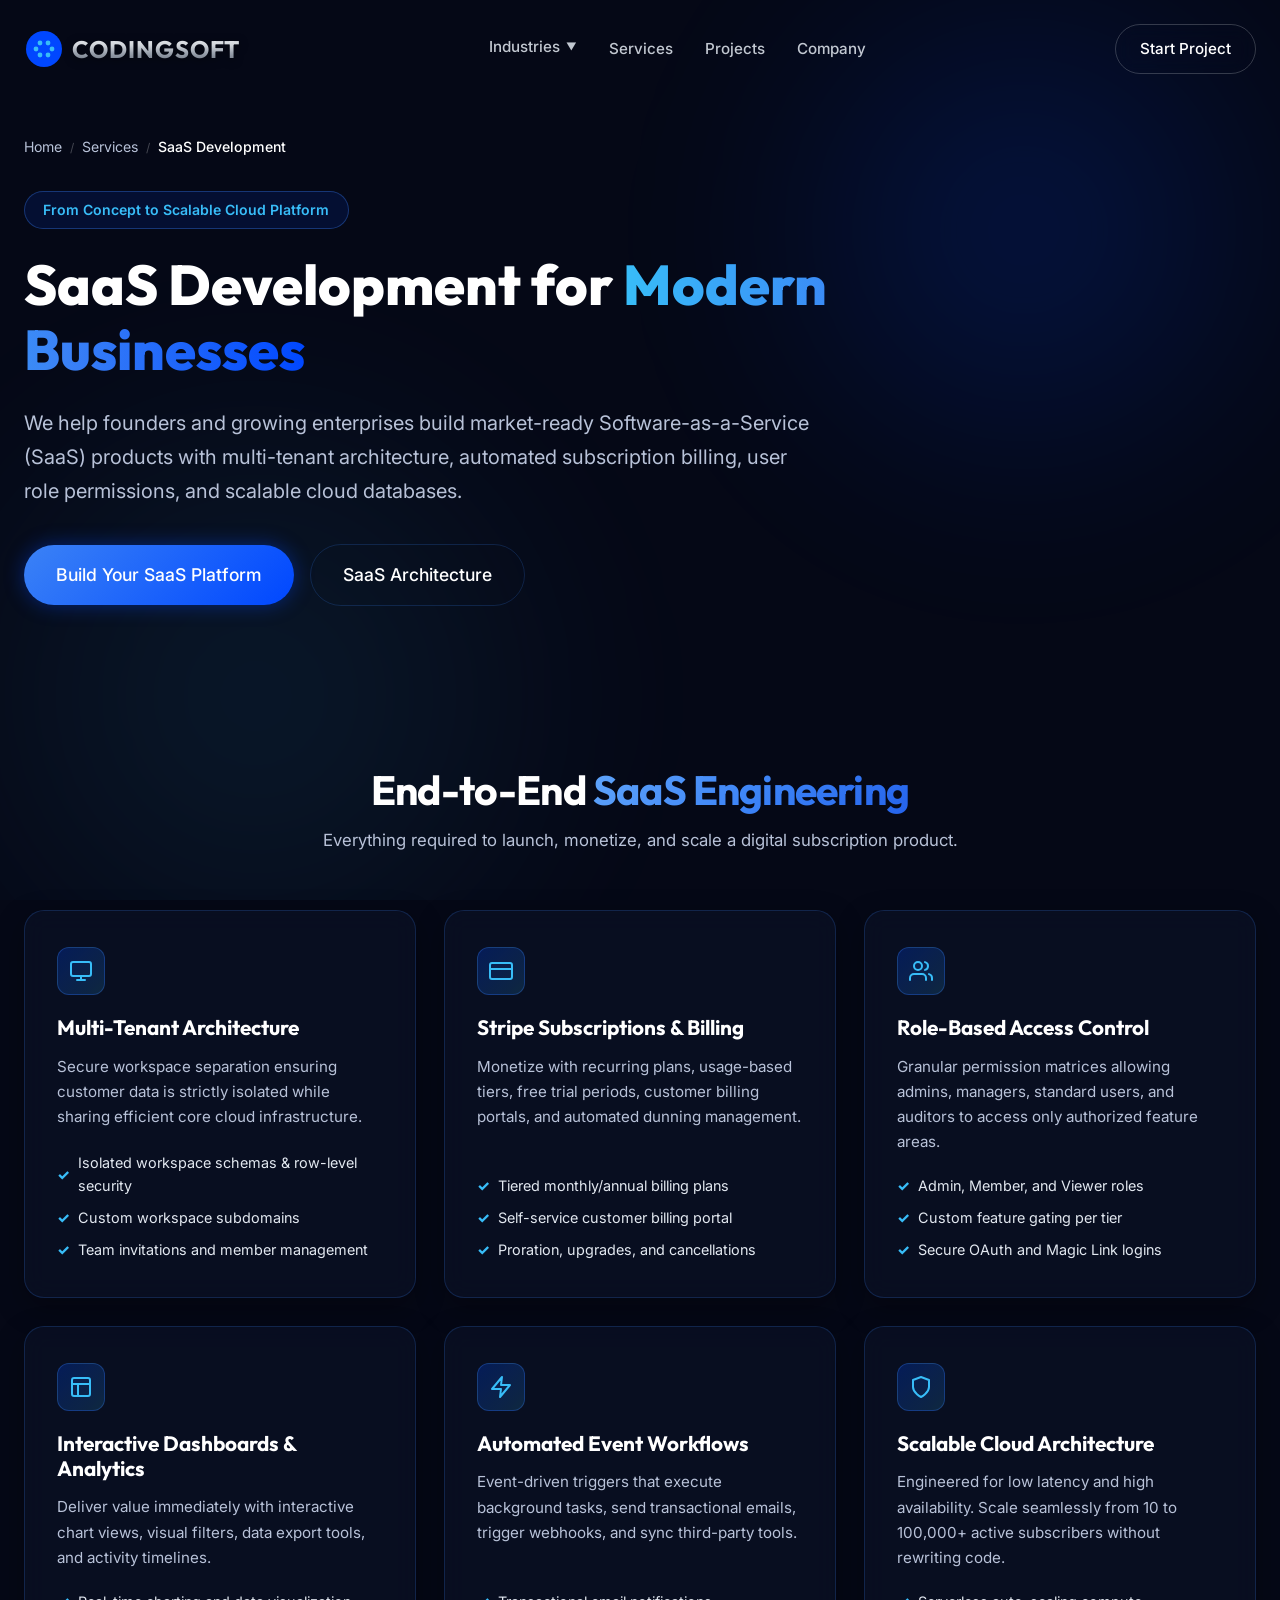
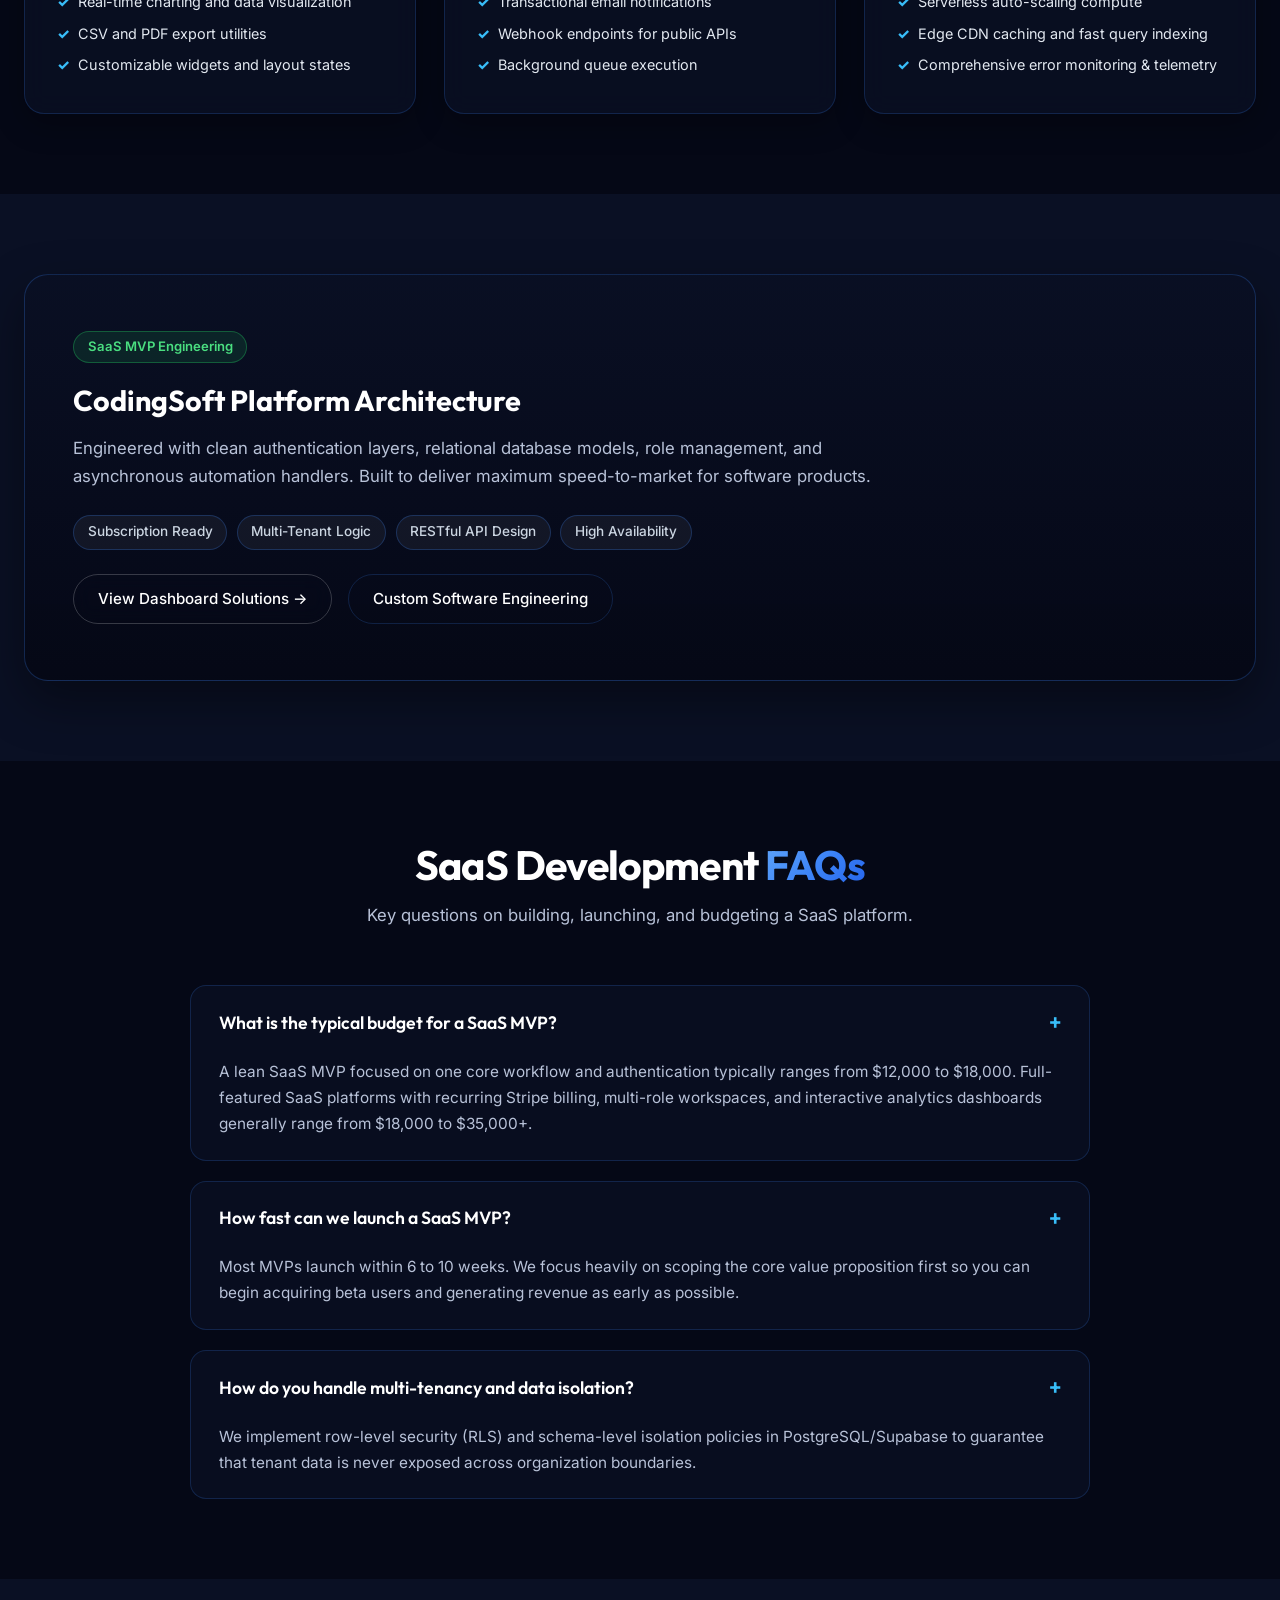
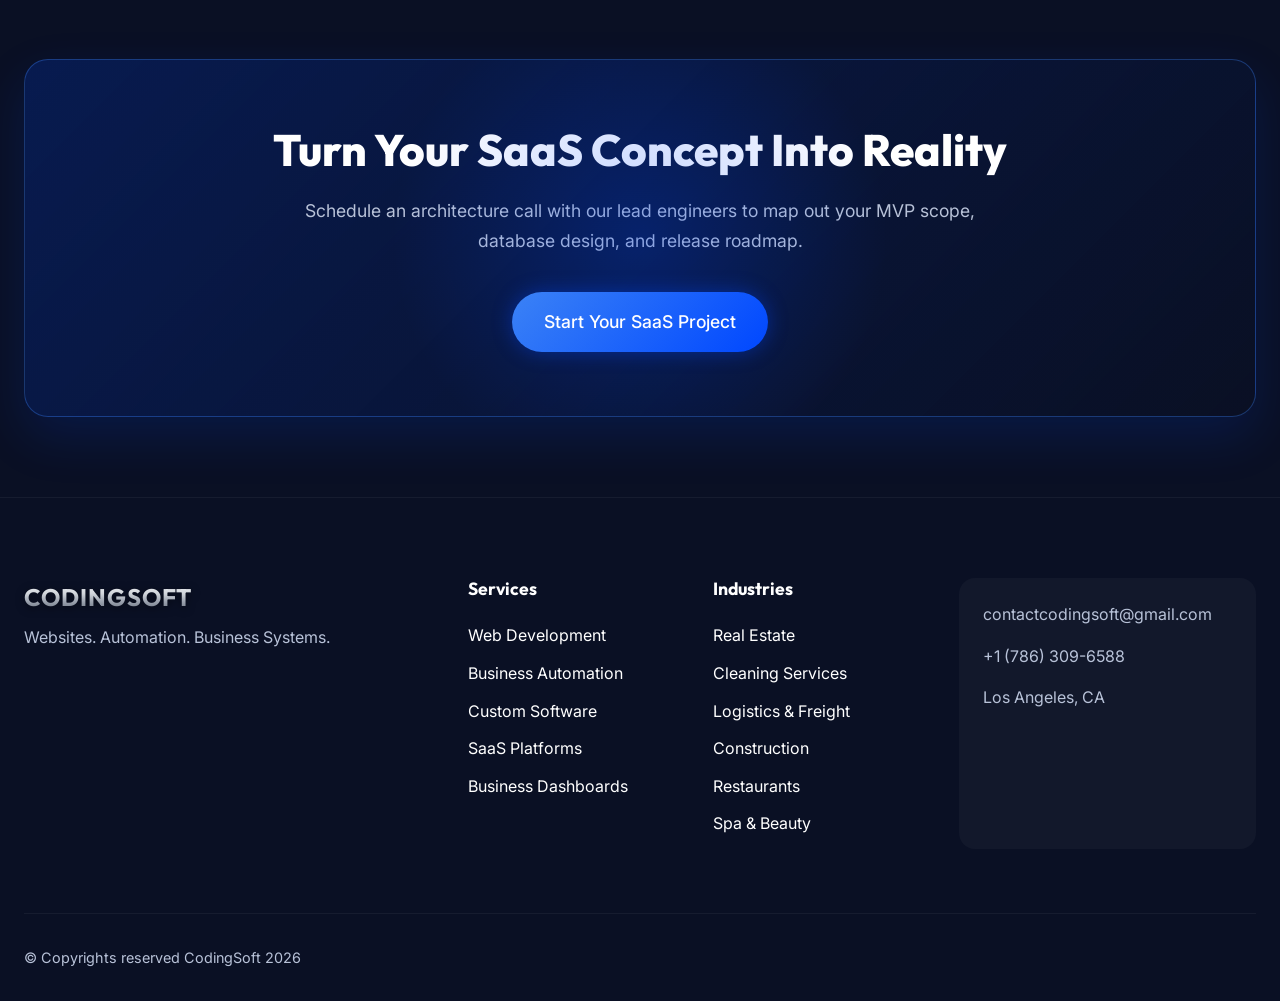
<file: services/saas-development/index.html>
<!doctype html>
<html lang="en">
  <head>
    <meta charset="UTF-8" />
    <meta name="viewport" content="width=device-width, initial-scale=1.0" />
    <title>SaaS Development Services | CodingSoft Technology</title>
    <meta
      name="description"
      content="Turn software concepts into scalable SaaS platforms. Multi-tenant architecture, Stripe subscription billing, user role permissions, and modern dashboards."
    />
    <link rel="canonical" href="https://www.codingsoft.tech/services/saas-development/" />

    <!-- Open Graph / Facebook -->
    <meta property="og:type" content="website" />
    <meta property="og:url" content="https://www.codingsoft.tech/services/saas-development/" />
    <meta property="og:title" content="SaaS Development Services | CodingSoft Technology" />
    <meta
      property="og:description"
      content="Turn your product vision into a market-ready SaaS MVP with multi-tenant architecture, billing, and dashboards."
    />
    <meta property="og:image" content="https://www.codingsoft.tech/preview.png" />

    <!-- Twitter -->
    <meta name="twitter:card" content="summary_large_image" />
    <meta name="twitter:url" content="https://www.codingsoft.tech/services/saas-development/" />
    <meta name="twitter:title" content="SaaS Development Services | CodingSoft Technology" />
    <meta
      name="twitter:description"
      content="Turn your product vision into a market-ready SaaS MVP with multi-tenant architecture, billing, and dashboards."
    />
    <meta name="twitter:image" content="https://www.codingsoft.tech/preview.png" />

    <link
      rel="icon"
      type="image/svg+xml"
      href="data:image/svg+xml,<svg width='40' height='40' viewBox='0 0 100 100' fill='none' xmlns='http://www.w3.org/2000/svg'><circle cx='50' cy='50' r='45' fill='%230047FF' /><circle cx='30' cy='50' r='6' fill='%2338BDF8' /><circle cx='40' cy='35' r='6' fill='%2338BDF8' /><circle cx='60' cy='35' r='6' fill='%2338BDF8' /><circle cx='70' cy='50' r='6' fill='%2338BDF8' /><circle cx='60' cy='65' r='6' fill='%2338BDF8' /><circle cx='40' cy='65' r='6' fill='%2338BDF8' /></svg>"
    />
    <link rel="preconnect" href="https://fonts.googleapis.com" />
    <link rel="preconnect" href="https://fonts.gstatic.com" crossorigin />
    <link
      href="https://fonts.googleapis.com/css2?family=Inter:wght@300;400;500;600;700;800&family=Outfit:wght@400;500;600;700;800&display=swap"
      rel="stylesheet"
    />
    <link rel="stylesheet" href="../../style.css" />
  </head>

  <body class="seo-page">
    <div class="bg-mesh">
      <div class="blob blob-1"></div>
      <div class="blob blob-2"></div>
    </div>

    <!-- Navigation -->
    <nav class="navbar" id="navbar">
      <div class="container nav-container">
        <a href="../../" class="logo">
          <svg
            width="40"
            height="40"
            viewBox="0 0 100 100"
            fill="none"
            xmlns="http://www.w3.org/2000/svg"
            class="logo-icon"
            aria-hidden="true"
          >
            <circle cx="50" cy="50" r="45" fill="#0047FF" />
            <circle cx="30" cy="50" r="6" fill="#38BDF8" />
            <circle cx="40" cy="35" r="6" fill="#38BDF8" />
            <circle cx="60" cy="35" r="6" fill="#38BDF8" />
            <circle cx="70" cy="50" r="6" fill="#38BDF8" />
            <circle cx="60" cy="65" r="6" fill="#38BDF8" />
            <circle cx="40" cy="65" r="6" fill="#38BDF8" />
          </svg>
          <span class="logo-text chrome-text">CODINGSOFT</span>
        </a>

        <div class="nav-links">
          <div class="nav-dropdown">
            <button class="nav-dropdown-trigger" aria-expanded="false">
              Industries <span class="chevron">▼</span>
            </button>
            <div class="nav-dropdown-menu">
              <a href="../../industries/real-estate-websites/">Real Estate</a>
              <a href="../../industries/cleaning-service-websites/">Cleaning Services</a>
              <a href="../../industries/logistics-websites/">Logistics</a>
              <a href="../../industries/construction-websites/">Construction</a>
              <a href="../../industries/restaurant-websites/">Restaurants</a>
              <a href="../../industries/spa-beauty-websites/">Spa & Beauty</a>
            </div>
          </div>
          <a href="../../#services">Services</a>
          <a href="../../#projects">Projects</a>
          <a href="../../#why-us">Company</a>
        </div>

        <div class="right-nav-actions">
          <a href="../../start-project/?service=saas-development" class="btn btn-primary nav-quote-btn">Start Project</a>
          <button class="mobile-menu-btn" aria-label="Toggle Menu">
            <span></span>
            <span></span>
            <span></span>
          </button>
        </div>
      </div>
    </nav>

    <!-- Hero Section -->
    <header class="seo-hero">
      <div class="container">
        <nav class="seo-breadcrumbs" aria-label="Breadcrumb">
          <a href="../../">Home</a>
          <span class="separator">/</span>
          <a href="../../#services">Services</a>
          <span class="separator">/</span>
          <span class="current">SaaS Development</span>
        </nav>

        <div class="seo-hero-badge">From Concept to Scalable Cloud Platform</div>
        <h1 class="seo-hero-title">
          SaaS Development for <span class="text-gradient">Modern Businesses</span>
        </h1>
        <p class="seo-hero-desc">
          We help founders and growing enterprises build market-ready Software-as-a-Service (SaaS) products with multi-tenant architecture, automated subscription billing, user role permissions, and scalable cloud databases.
        </p>

        <div class="seo-hero-actions">
          <a href="../../start-project/?service=saas-development" class="btn btn-primary btn-lg glow">
            Build Your SaaS Platform
          </a>
          <a href="#features" class="btn btn-outline btn-lg">
            SaaS Architecture
          </a>
        </div>
      </div>
    </header>

    <main>
      <!-- SaaS Core Architecture Grid -->
      <section class="seo-section" id="features">
        <div class="container">
          <div class="seo-section-header text-center">
            <h2 class="section-title">End-to-End <span>SaaS Engineering</span></h2>
            <p class="section-subtitle">
              Everything required to launch, monetize, and scale a digital subscription product.
            </p>
          </div>

          <div class="seo-grid seo-grid-3">
            <div class="seo-card">
              <div class="seo-card-icon">
                <svg width="24" height="24" viewBox="0 0 24 24" fill="none" stroke="currentColor" stroke-width="2" stroke-linecap="round" stroke-linejoin="round" aria-hidden="true"><rect x="2" y="3" width="20" height="14" rx="2" ry="2"></rect><line x1="8" y1="21" x2="16" y2="21"></line><line x1="12" y1="17" x2="12" y2="21"></line></svg>
              </div>
              <h3 class="seo-card-title">Multi-Tenant Architecture</h3>
              <p class="seo-card-text">Secure workspace separation ensuring customer data is strictly isolated while sharing efficient core cloud infrastructure.</p>
              <ul class="seo-card-list">
                <li>Isolated workspace schemas & row-level security</li>
                <li>Custom workspace subdomains</li>
                <li>Team invitations and member management</li>
              </ul>
            </div>

            <div class="seo-card">
              <div class="seo-card-icon">
                <svg width="24" height="24" viewBox="0 0 24 24" fill="none" stroke="currentColor" stroke-width="2" stroke-linecap="round" stroke-linejoin="round" aria-hidden="true"><rect x="1" y="4" width="22" height="16" rx="2" ry="2"></rect><line x1="1" y1="10" x2="23" y2="10"></line></svg>
              </div>
              <h3 class="seo-card-title">Stripe Subscriptions & Billing</h3>
              <p class="seo-card-text">Monetize with recurring plans, usage-based tiers, free trial periods, customer billing portals, and automated dunning management.</p>
              <ul class="seo-card-list">
                <li>Tiered monthly/annual billing plans</li>
                <li>Self-service customer billing portal</li>
                <li>Proration, upgrades, and cancellations</li>
              </ul>
            </div>

            <div class="seo-card">
              <div class="seo-card-icon">
                <svg width="24" height="24" viewBox="0 0 24 24" fill="none" stroke="currentColor" stroke-width="2" stroke-linecap="round" stroke-linejoin="round" aria-hidden="true"><path d="M17 21v-2a4 4 0 0 0-4-4H5a4 4 0 0 0-4 4v2"></path><circle cx="9" cy="7" r="4"></circle><path d="M23 21v-2a4 4 0 0 0-3-3.87"></path><path d="M16 3.13a4 4 0 0 1 0 7.75"></path></svg>
              </div>
              <h3 class="seo-card-title">Role-Based Access Control</h3>
              <p class="seo-card-text">Granular permission matrices allowing admins, managers, standard users, and auditors to access only authorized feature areas.</p>
              <ul class="seo-card-list">
                <li>Admin, Member, and Viewer roles</li>
                <li>Custom feature gating per tier</li>
                <li>Secure OAuth and Magic Link logins</li>
              </ul>
            </div>

            <div class="seo-card">
              <div class="seo-card-icon">
                <svg width="24" height="24" viewBox="0 0 24 24" fill="none" stroke="currentColor" stroke-width="2" stroke-linecap="round" stroke-linejoin="round" aria-hidden="true"><rect x="3" y="3" width="18" height="18" rx="2" ry="2"></rect><line x1="3" y1="9" x2="21" y2="9"></line><line x1="9" y1="21" x2="9" y2="9"></line></svg>
              </div>
              <h3 class="seo-card-title">Interactive Dashboards & Analytics</h3>
              <p class="seo-card-text">Deliver value immediately with interactive chart views, visual filters, data export tools, and activity timelines.</p>
              <ul class="seo-card-list">
                <li>Real-time charting and data visualization</li>
                <li>CSV and PDF export utilities</li>
                <li>Customizable widgets and layout states</li>
              </ul>
            </div>

            <div class="seo-card">
              <div class="seo-card-icon">
                <svg width="24" height="24" viewBox="0 0 24 24" fill="none" stroke="currentColor" stroke-width="2" stroke-linecap="round" stroke-linejoin="round" aria-hidden="true"><polygon points="13 2 3 14 12 14 11 22 21 10 12 10 13 2"></polygon></svg>
              </div>
              <h3 class="seo-card-title">Automated Event Workflows</h3>
              <p class="seo-card-text">Event-driven triggers that execute background tasks, send transactional emails, trigger webhooks, and sync third-party tools.</p>
              <ul class="seo-card-list">
                <li>Transactional email notifications</li>
                <li>Webhook endpoints for public APIs</li>
                <li>Background queue execution</li>
              </ul>
            </div>

            <div class="seo-card">
              <div class="seo-card-icon">
                <svg width="24" height="24" viewBox="0 0 24 24" fill="none" stroke="currentColor" stroke-width="2" stroke-linecap="round" stroke-linejoin="round" aria-hidden="true"><path d="M12 22s8-4 8-10V5l-8-3-8 3v7c0 6 8 10 8 10z"></path></svg>
              </div>
              <h3 class="seo-card-title">Scalable Cloud Architecture</h3>
              <p class="seo-card-text">Engineered for low latency and high availability. Scale seamlessly from 10 to 100,000+ active subscribers without rewriting code.</p>
              <ul class="seo-card-list">
                <li>Serverless auto-scaling compute</li>
                <li>Edge CDN caching and fast query indexing</li>
                <li>Comprehensive error monitoring & telemetry</li>
              </ul>
            </div>
          </div>
        </div>
      </section>

      <!-- Proof Section -->
      <section class="seo-section bg-alt">
        <div class="container">
          <div class="seo-proof">
            <div class="seo-proof-badge">SaaS MVP Engineering</div>
            <h2 class="seo-card-title" style="font-size: 1.8rem; margin-bottom: 1rem;">CodingSoft Platform Architecture</h2>
            <p style="color: var(--text-muted); font-size: 1.05rem; line-height: 1.7; max-width: 800px; margin-bottom: 1.5rem;">
              Engineered with clean authentication layers, relational database models, role management, and asynchronous automation handlers. Built to deliver maximum speed-to-market for software products.
            </p>

            <div class="feature-pill-group">
              <span class="feature-pill">Subscription Ready</span>
              <span class="feature-pill">Multi-Tenant Logic</span>
              <span class="feature-pill">RESTful API Design</span>
              <span class="feature-pill">High Availability</span>
            </div>

            <div class="mt-4" style="display: flex; gap: 1rem; flex-wrap: wrap;">
              <a href="../../services/dashboard-development/" class="btn btn-primary">
                View Dashboard Solutions →
              </a>
              <a href="../../services/custom-software/" class="btn btn-outline">
                Custom Software Engineering
              </a>
            </div>
          </div>
        </div>
      </section>

      <!-- Tailored FAQ -->
      <section class="seo-section">
        <div class="container">
          <div class="seo-section-header text-center">
            <h2 class="section-title">SaaS Development <span>FAQs</span></h2>
            <p class="section-subtitle">Key questions on building, launching, and budgeting a SaaS platform.</p>
          </div>

          <div class="seo-faq-grid">
            <div class="seo-faq-item">
              <button class="seo-faq-question">
                <span>What is the typical budget for a SaaS MVP?</span>
                <span class="icon">+</span>
              </button>
              <div class="seo-faq-answer">
                A lean SaaS MVP focused on one core workflow and authentication typically ranges from $12,000 to $18,000. Full-featured SaaS platforms with recurring Stripe billing, multi-role workspaces, and interactive analytics dashboards generally range from $18,000 to $35,000+.
              </div>
            </div>

            <div class="seo-faq-item">
              <button class="seo-faq-question">
                <span>How fast can we launch a SaaS MVP?</span>
                <span class="icon">+</span>
              </button>
              <div class="seo-faq-answer">
                Most MVPs launch within 6 to 10 weeks. We focus heavily on scoping the core value proposition first so you can begin acquiring beta users and generating revenue as early as possible.
              </div>
            </div>

            <div class="seo-faq-item">
              <button class="seo-faq-question">
                <span>How do you handle multi-tenancy and data isolation?</span>
                <span class="icon">+</span>
              </button>
              <div class="seo-faq-answer">
                We implement row-level security (RLS) and schema-level isolation policies in PostgreSQL/Supabase to guarantee that tenant data is never exposed across organization boundaries.
              </div>
            </div>
          </div>
        </div>
      </section>

      <!-- Bottom CTA Banner -->
      <section class="seo-section bg-alt">
        <div class="container">
          <div class="seo-cta-banner">
            <div class="cta-bg-glow"></div>
            <h2 class="seo-cta-title">Turn Your SaaS Concept Into Reality</h2>
            <p class="seo-cta-desc">
              Schedule an architecture call with our lead engineers to map out your MVP scope, database design, and release roadmap.
            </p>
            <a href="../../start-project/?service=saas-development" class="btn btn-primary btn-lg glow">
              Start Your SaaS Project
            </a>
          </div>
        </div>
      </section>
    </main>

    <!-- Footer -->
    <footer class="footer">
      <div class="container">
        <div class="footer-grid">
          <div class="footer-brand">
            <a href="../../" class="logo">
              <span class="logo-text chrome-text">CODINGSOFT</span>
            </a>
            <p class="mt-2 text-muted">Websites. Automation. Business Systems.</p>
          </div>

          <div class="footer-links">
            <h3>Services</h3>
            <ul>
              <li><a href="../../services/web-development/">Web Development</a></li>
              <li><a href="../../services/business-automation/">Business Automation</a></li>
              <li><a href="../../services/custom-software/">Custom Software</a></li>
              <li><a href="../../services/saas-development/">SaaS Platforms</a></li>
              <li><a href="../../services/dashboard-development/">Business Dashboards</a></li>
            </ul>
          </div>

          <div class="footer-links">
            <h3>Industries</h3>
            <ul>
              <li><a href="../../industries/real-estate-websites/">Real Estate</a></li>
              <li><a href="../../industries/cleaning-service-websites/">Cleaning Services</a></li>
              <li><a href="../../industries/logistics-websites/">Logistics & Freight</a></li>
              <li><a href="../../industries/construction-websites/">Construction</a></li>
              <li><a href="../../industries/restaurant-websites/">Restaurants</a></li>
              <li><a href="../../industries/spa-beauty-websites/">Spa & Beauty</a></li>
            </ul>
          </div>

          <div class="footer-contact">
            <div class="contact-item">
              <a href="mailto:contactcodingsoft@gmail.com">contactcodingsoft@gmail.com</a>
            </div>
            <div class="contact-item">
              <a href="tel:+17863096588">+1 (786) 309-6588</a>
            </div>
            <div class="contact-item">
              <span>Los Angeles, CA</span>
            </div>
          </div>
        </div>

        <div class="footer-bottom">
          <p>&copy; Copyrights reserved CodingSoft 2026</p>
        </div>
      </div>
    </footer>

    <script>
      document.addEventListener('DOMContentLoaded', () => {
        const questions = document.querySelectorAll('.seo-faq-question');
        questions.forEach(q => {
          q.addEventListener('click', () => {
            const item = q.parentElement;
            item.classList.toggle('active');
            const icon = q.querySelector('.icon');
            if (item.classList.contains('active')) {
              icon.textContent = '-';
            } else {
              icon.textContent = '+';
            }
          });
        });

        const mobileMenuBtn = document.querySelector('.mobile-menu-btn');
        const navLinks = document.querySelector('.nav-links');
        if (mobileMenuBtn && navLinks) {
          mobileMenuBtn.addEventListener('click', () => {
            navLinks.classList.toggle('active');
            mobileMenuBtn.classList.toggle('active');
            document.body.classList.toggle('menu-open');
          });
        }
      });
    </script>
  </body>
</html>
</file>
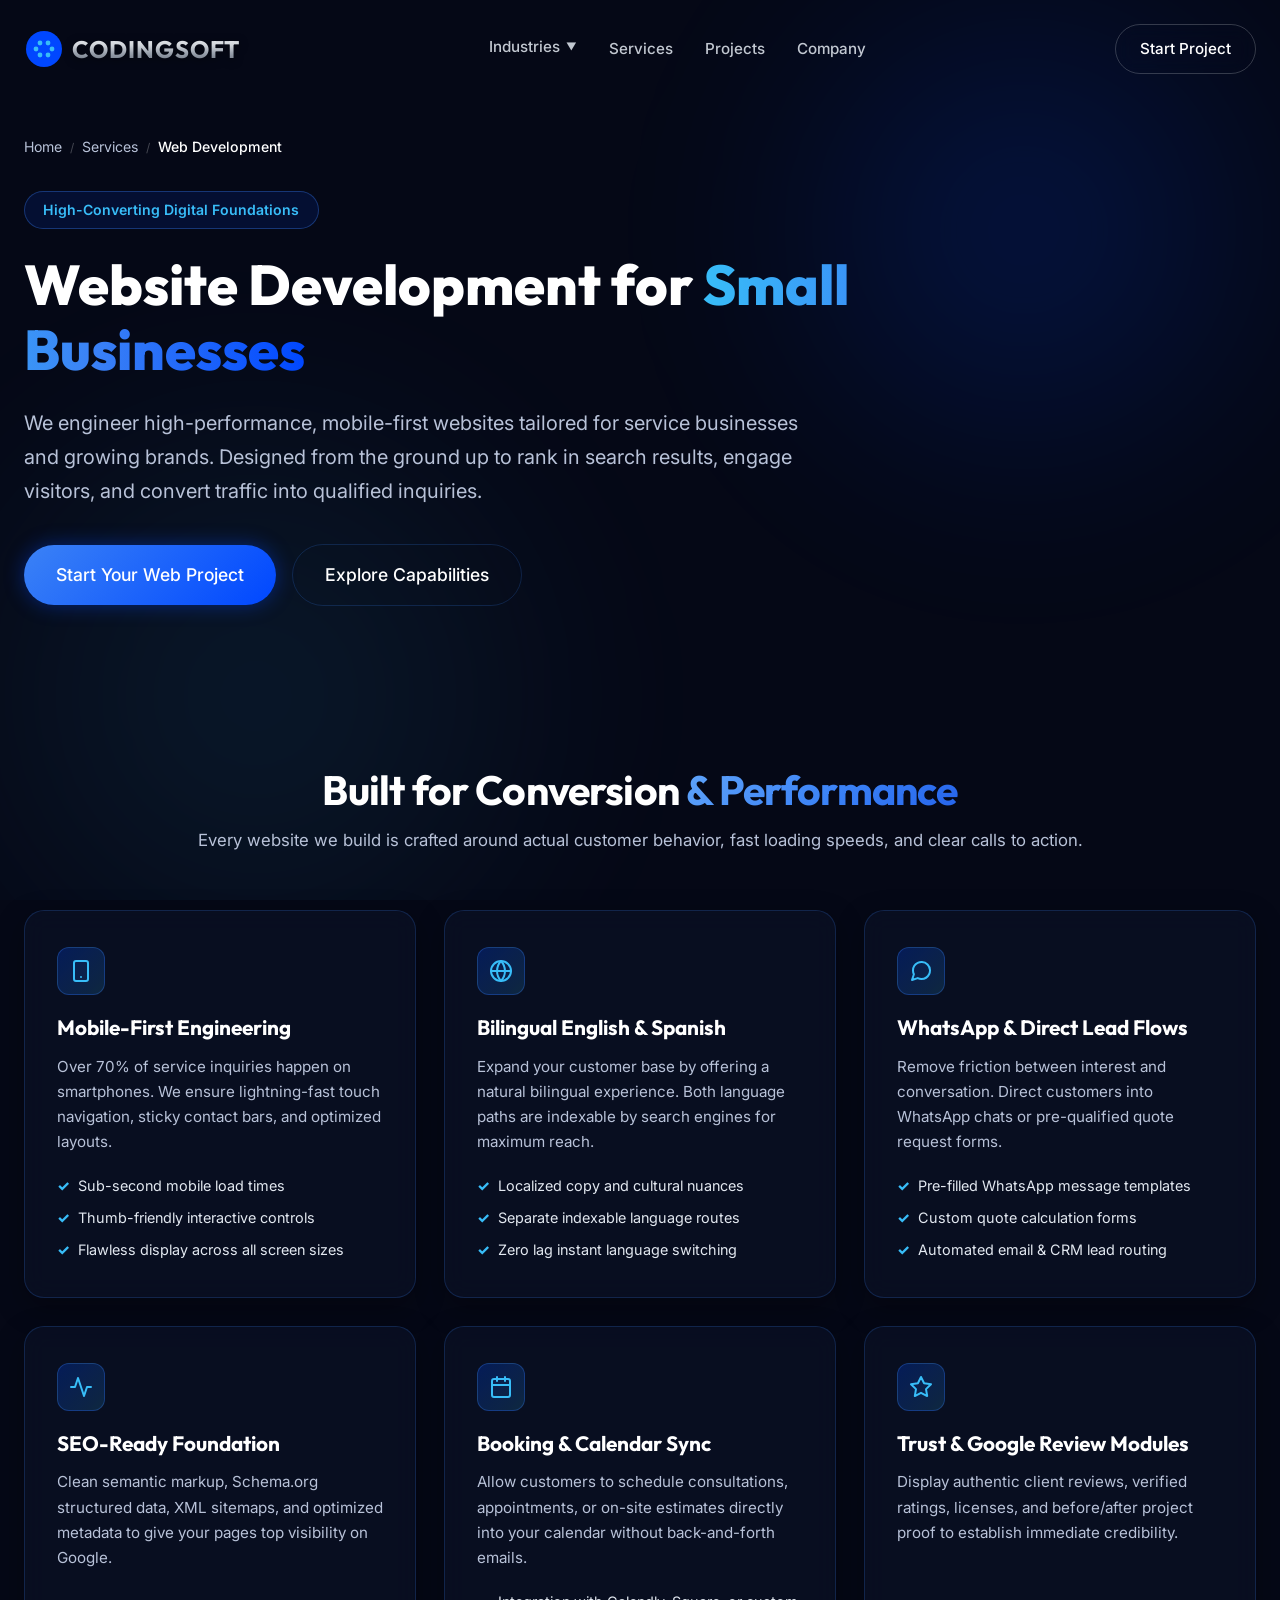
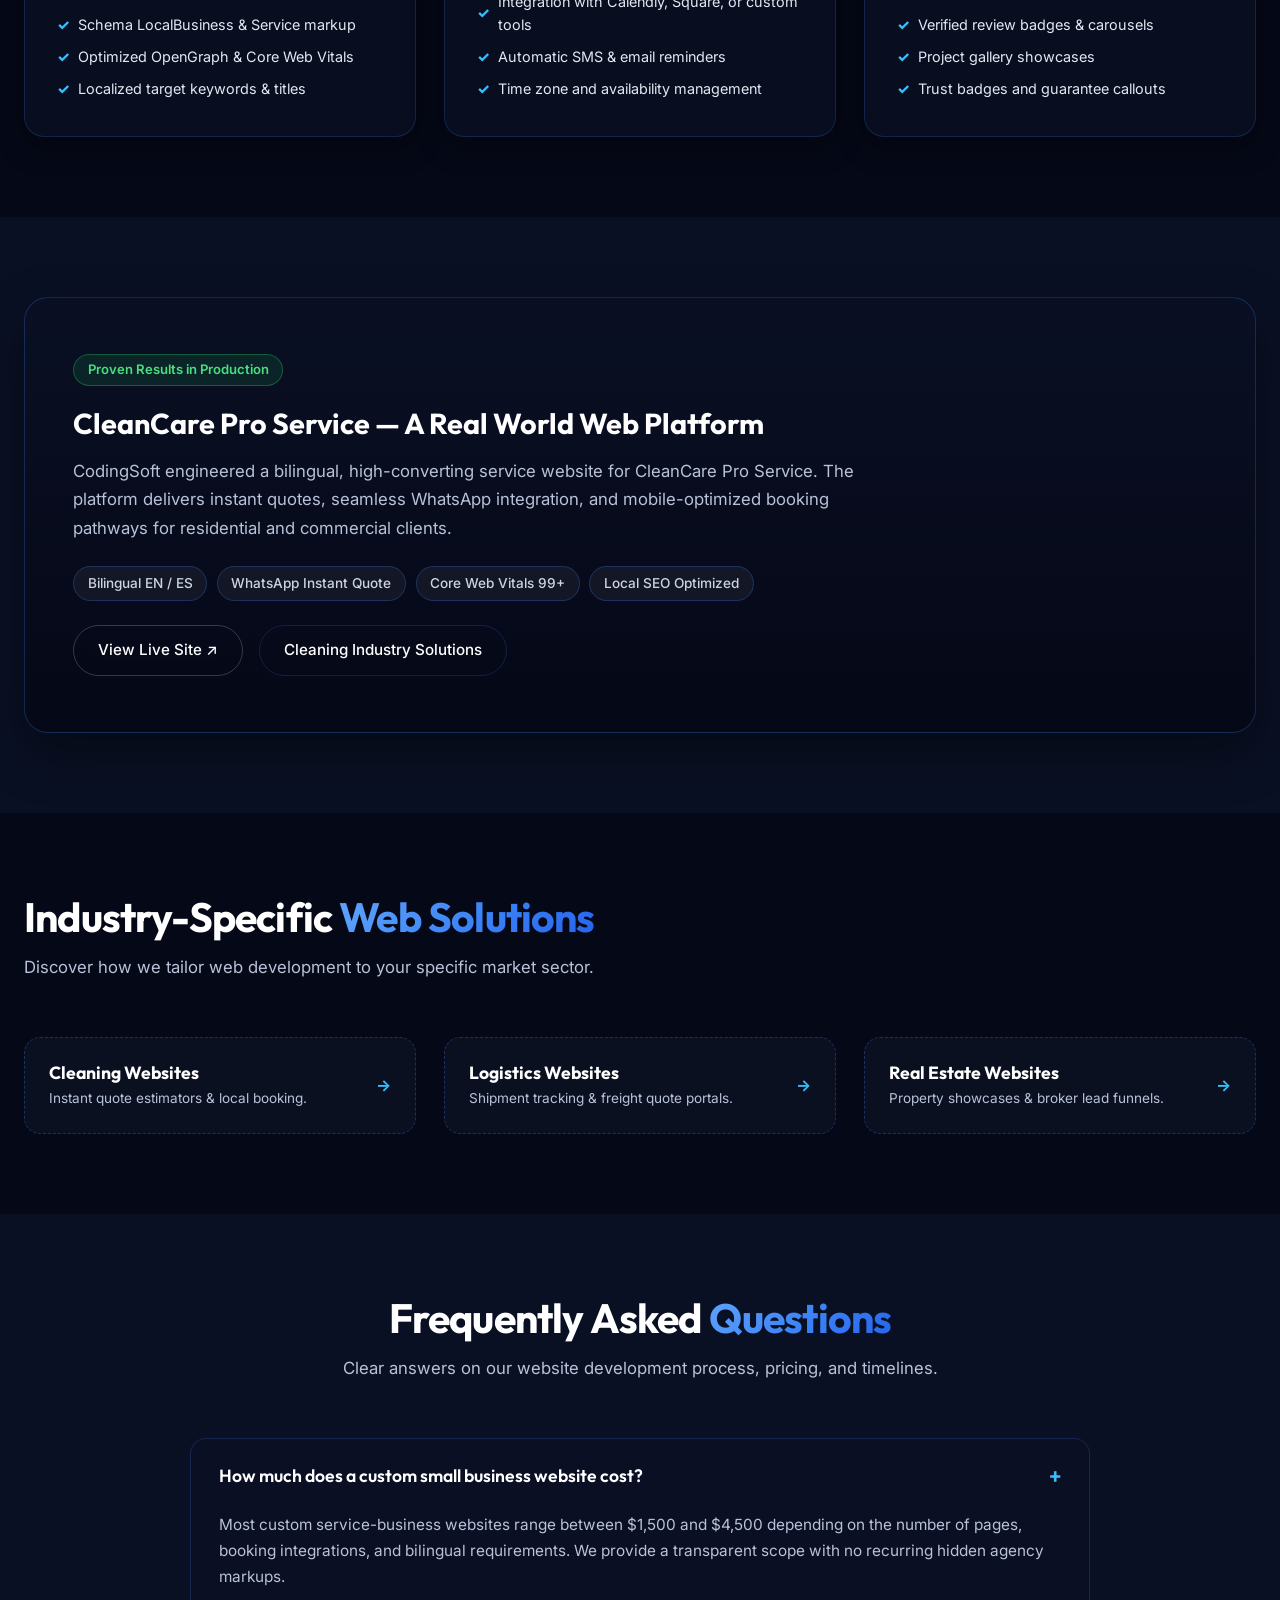
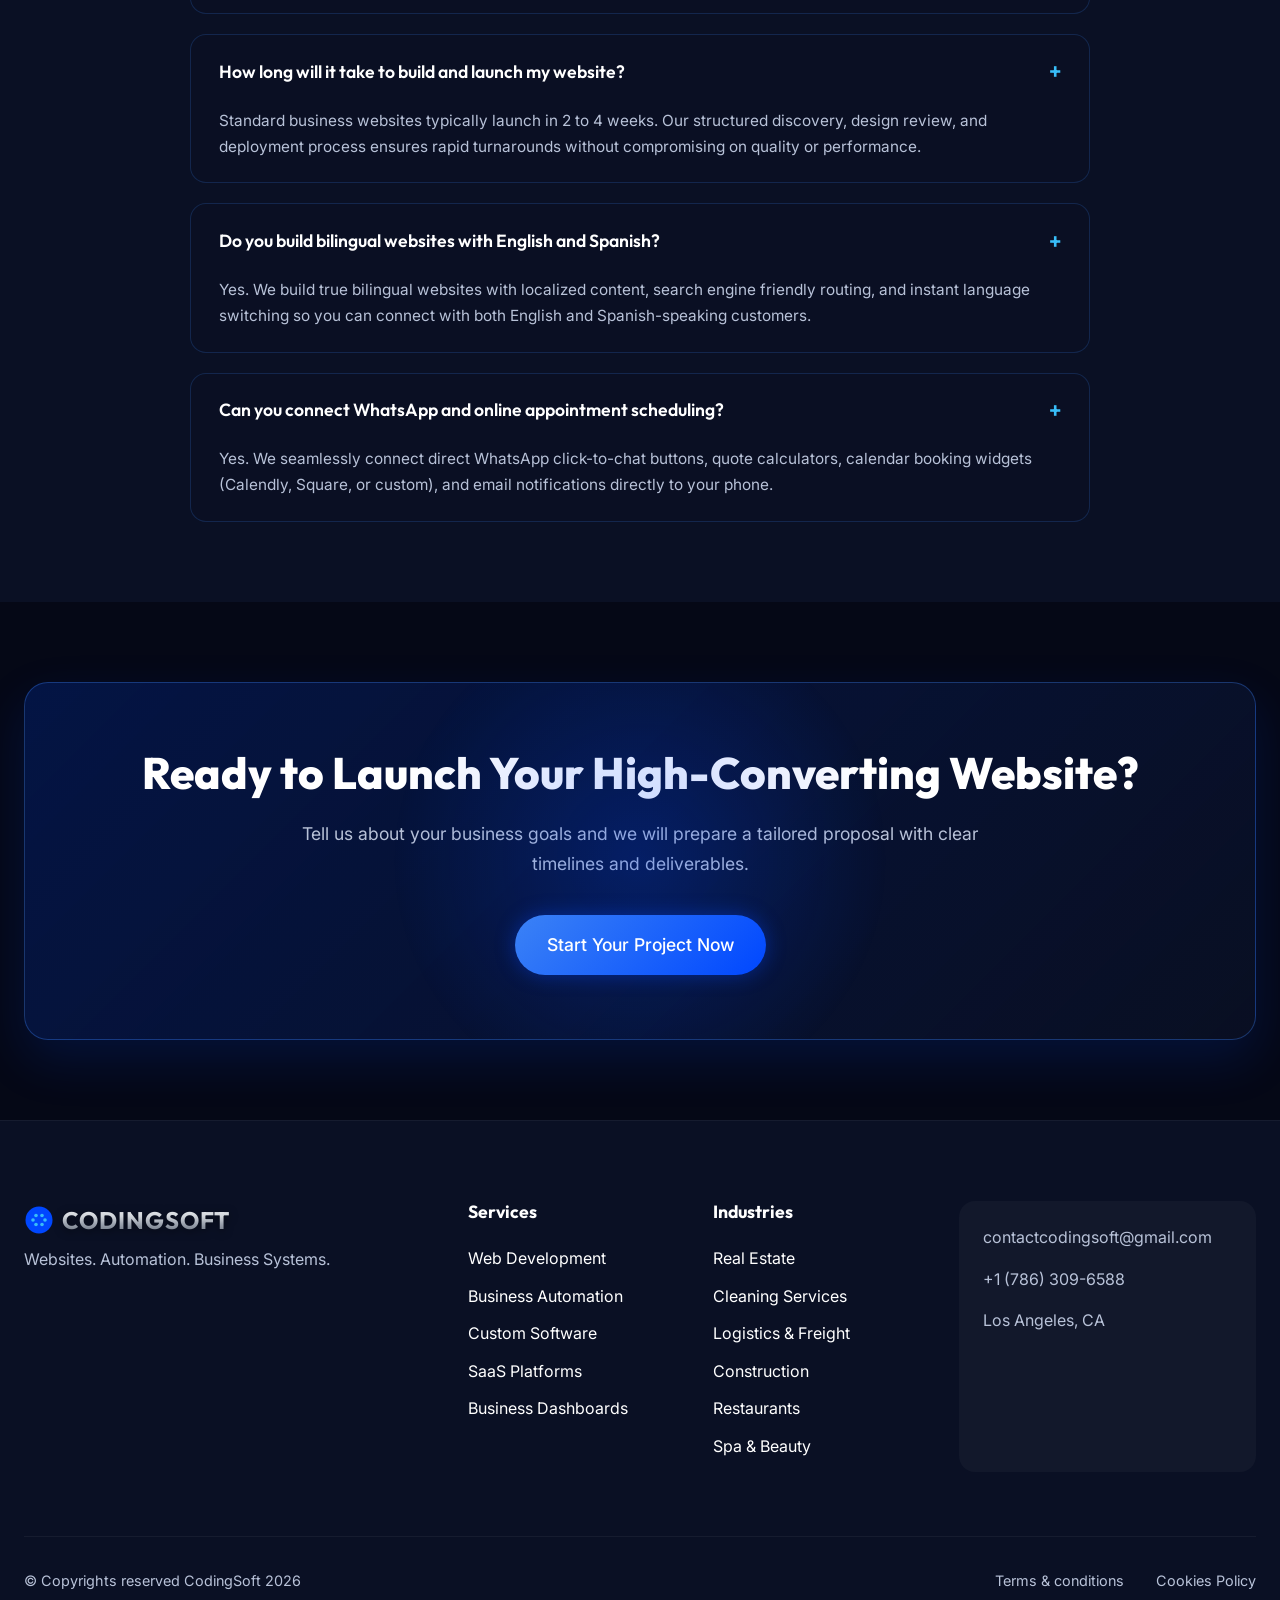
<file: services/web-development/index.html>
<!doctype html>
<html lang="en">
  <head>
    <meta charset="UTF-8" />
    <meta name="viewport" content="width=device-width, initial-scale=1.0" />
    <title>Website Development for Small Businesses | CodingSoft Technology</title>
    <meta
      name="description"
      content="High-converting, mobile-first, and bilingual websites built for small businesses and service companies. Includes instant WhatsApp flows, booking integrations, and technical SEO."
    />
    <link rel="canonical" href="https://www.codingsoft.tech/services/web-development/" />

    <!-- Open Graph / Facebook -->
    <meta property="og:type" content="website" />
    <meta property="og:url" content="https://www.codingsoft.tech/services/web-development/" />
    <meta property="og:title" content="Website Development for Small Businesses | CodingSoft Technology" />
    <meta
      property="og:description"
      content="Custom websites built to convert local traffic into quotes and booked appointments. Fast, bilingual, and mobile-optimized."
    />
    <meta property="og:image" content="https://www.codingsoft.tech/preview.png" />

    <!-- Twitter -->
    <meta name="twitter:card" content="summary_large_image" />
    <meta name="twitter:url" content="https://www.codingsoft.tech/services/web-development/" />
    <meta name="twitter:title" content="Website Development for Small Businesses | CodingSoft Technology" />
    <meta
      name="twitter:description"
      content="Custom websites built to convert local traffic into quotes and booked appointments. Fast, bilingual, and mobile-optimized."
    />
    <meta name="twitter:image" content="https://www.codingsoft.tech/preview.png" />

    <link
      rel="icon"
      type="image/svg+xml"
      href="data:image/svg+xml,<svg width='40' height='40' viewBox='0 0 100 100' fill='none' xmlns='http://www.w3.org/2000/svg'><circle cx='50' cy='50' r='45' fill='%230047FF' /><circle cx='30' cy='50' r='6' fill='%2338BDF8' /><circle cx='40' cy='35' r='6' fill='%2338BDF8' /><circle cx='60' cy='35' r='6' fill='%2338BDF8' /><circle cx='70' cy='50' r='6' fill='%2338BDF8' /><circle cx='60' cy='65' r='6' fill='%2338BDF8' /><circle cx='40' cy='65' r='6' fill='%2338BDF8' /></svg>"
    />
    <link rel="preconnect" href="https://fonts.googleapis.com" />
    <link rel="preconnect" href="https://fonts.gstatic.com" crossorigin />
    <link
      href="https://fonts.googleapis.com/css2?family=Inter:wght@300;400;500;600;700;800&family=Outfit:wght@400;500;600;700;800&display=swap"
      rel="stylesheet"
    />
    <link rel="stylesheet" href="../../style.css" />
  </head>

  <body class="seo-page">
    <!-- Background Mesh -->
    <div class="bg-mesh">
      <div class="blob blob-1"></div>
      <div class="blob blob-2"></div>
    </div>

    <!-- Navigation -->
    <nav class="navbar" id="navbar">
      <div class="container nav-container">
        <a href="../../" class="logo">
          <svg
            width="40"
            height="40"
            viewBox="0 0 100 100"
            fill="none"
            xmlns="http://www.w3.org/2000/svg"
            class="logo-icon"
            aria-hidden="true"
          >
            <circle cx="50" cy="50" r="45" fill="#0047FF" />
            <circle cx="30" cy="50" r="6" fill="#38BDF8" />
            <circle cx="40" cy="35" r="6" fill="#38BDF8" />
            <circle cx="60" cy="35" r="6" fill="#38BDF8" />
            <circle cx="70" cy="50" r="6" fill="#38BDF8" />
            <circle cx="60" cy="65" r="6" fill="#38BDF8" />
            <circle cx="40" cy="65" r="6" fill="#38BDF8" />
          </svg>
          <span class="logo-text chrome-text">CODINGSOFT</span>
        </a>

        <div class="nav-links">
          <div class="nav-dropdown">
            <button class="nav-dropdown-trigger" aria-expanded="false">
              Industries <span class="chevron">▼</span>
            </button>
            <div class="nav-dropdown-menu">
              <a href="../../industries/real-estate-websites/">Real Estate</a>
              <a href="../../industries/cleaning-service-websites/">Cleaning Services</a>
              <a href="../../industries/logistics-websites/">Logistics</a>
              <a href="../../industries/construction-websites/">Construction</a>
              <a href="../../industries/restaurant-websites/">Restaurants</a>
              <a href="../../industries/spa-beauty-websites/">Spa & Beauty</a>
            </div>
          </div>
          <a href="../../#services">Services</a>
          <a href="../../#projects">Projects</a>
          <a href="../../#why-us">Company</a>
        </div>

        <div class="right-nav-actions">
          <a href="../../start-project/?service=web-development" class="btn btn-primary nav-quote-btn">Start Project</a>
          <button class="mobile-menu-btn" aria-label="Toggle Menu">
            <span></span>
            <span></span>
            <span></span>
          </button>
        </div>
      </div>
    </nav>

    <!-- Hero Section -->
    <header class="seo-hero">
      <div class="container">
        <!-- Breadcrumbs -->
        <nav class="seo-breadcrumbs" aria-label="Breadcrumb">
          <a href="../../">Home</a>
          <span class="separator">/</span>
          <a href="../../#services">Services</a>
          <span class="separator">/</span>
          <span class="current">Web Development</span>
        </nav>

        <div class="seo-hero-badge">High-Converting Digital Foundations</div>
        <h1 class="seo-hero-title">
          Website Development for <span class="text-gradient">Small Businesses</span>
        </h1>
        <p class="seo-hero-desc">
          We engineer high-performance, mobile-first websites tailored for service businesses and growing brands. Designed from the ground up to rank in search results, engage visitors, and convert traffic into qualified inquiries.
        </p>

        <div class="seo-hero-actions">
          <a href="../../start-project/?service=web-development" class="btn btn-primary btn-lg glow">
            Start Your Web Project
          </a>
          <a href="#features" class="btn btn-outline btn-lg">
            Explore Capabilities
          </a>
        </div>
      </div>
    </header>

    <main>
      <!-- Core Capabilities Grid -->
      <section class="seo-section" id="features">
        <div class="container">
          <div class="seo-section-header text-center">
            <h2 class="section-title">Built for Conversion <span>& Performance</span></h2>
            <p class="section-subtitle">
              Every website we build is crafted around actual customer behavior, fast loading speeds, and clear calls to action.
            </p>
          </div>

          <div class="seo-grid seo-grid-3">
            <div class="seo-card">
              <div class="seo-card-icon">
                <svg width="24" height="24" viewBox="0 0 24 24" fill="none" stroke="currentColor" stroke-width="2" stroke-linecap="round" stroke-linejoin="round" aria-hidden="true"><rect x="5" y="2" width="14" height="20" rx="2" ry="2"></rect><line x1="12" y1="18" x2="12.01" y2="18"></line></svg>
              </div>
              <h3 class="seo-card-title">Mobile-First Engineering</h3>
              <p class="seo-card-text">Over 70% of service inquiries happen on smartphones. We ensure lightning-fast touch navigation, sticky contact bars, and optimized layouts.</p>
              <ul class="seo-card-list">
                <li>Sub-second mobile load times</li>
                <li>Thumb-friendly interactive controls</li>
                <li>Flawless display across all screen sizes</li>
              </ul>
            </div>

            <div class="seo-card">
              <div class="seo-card-icon">
                <svg width="24" height="24" viewBox="0 0 24 24" fill="none" stroke="currentColor" stroke-width="2" stroke-linecap="round" stroke-linejoin="round" aria-hidden="true"><circle cx="12" cy="12" r="10"></circle><line x1="2" y1="12" x2="22" y2="12"></line><path d="M12 2a15.3 15.3 0 0 1 4 10 15.3 15.3 0 0 1-4 10 15.3 15.3 0 0 1-4-10 15.3 15.3 0 0 1 4-10z"></path></svg>
              </div>
              <h3 class="seo-card-title">Bilingual English & Spanish</h3>
              <p class="seo-card-text">Expand your customer base by offering a natural bilingual experience. Both language paths are indexable by search engines for maximum reach.</p>
              <ul class="seo-card-list">
                <li>Localized copy and cultural nuances</li>
                <li>Separate indexable language routes</li>
                <li>Zero lag instant language switching</li>
              </ul>
            </div>

            <div class="seo-card">
              <div class="seo-card-icon">
                <svg width="24" height="24" viewBox="0 0 24 24" fill="none" stroke="currentColor" stroke-width="2" stroke-linecap="round" stroke-linejoin="round" aria-hidden="true"><path d="M21 11.5a8.38 8.38 0 0 1-.9 3.8 8.5 8.5 0 0 1-7.6 4.7 8.38 8.38 0 0 1-3.8-.9L3 21l1.9-5.7a8.38 8.38 0 0 1-.9-3.8 8.5 8.5 0 0 1 4.7-7.6 8.38 8.38 0 0 1 3.8-.9h.5a8.48 8.48 0 0 1 8 8v.5z"></path></svg>
              </div>
              <h3 class="seo-card-title">WhatsApp & Direct Lead Flows</h3>
              <p class="seo-card-text">Remove friction between interest and conversation. Direct customers into WhatsApp chats or pre-qualified quote request forms.</p>
              <ul class="seo-card-list">
                <li>Pre-filled WhatsApp message templates</li>
                <li>Custom quote calculation forms</li>
                <li>Automated email & CRM lead routing</li>
              </ul>
            </div>

            <div class="seo-card">
              <div class="seo-card-icon">
                <svg width="24" height="24" viewBox="0 0 24 24" fill="none" stroke="currentColor" stroke-width="2" stroke-linecap="round" stroke-linejoin="round" aria-hidden="true"><polyline points="22 12 18 12 15 21 9 3 6 12 2 12"></polyline></svg>
              </div>
              <h3 class="seo-card-title">SEO-Ready Foundation</h3>
              <p class="seo-card-text">Clean semantic markup, Schema.org structured data, XML sitemaps, and optimized metadata to give your pages top visibility on Google.</p>
              <ul class="seo-card-list">
                <li>Schema LocalBusiness & Service markup</li>
                <li>Optimized OpenGraph & Core Web Vitals</li>
                <li>Localized target keywords & titles</li>
              </ul>
            </div>

            <div class="seo-card">
              <div class="seo-card-icon">
                <svg width="24" height="24" viewBox="0 0 24 24" fill="none" stroke="currentColor" stroke-width="2" stroke-linecap="round" stroke-linejoin="round" aria-hidden="true"><rect x="3" y="4" width="18" height="18" rx="2" ry="2"></rect><line x1="16" y1="2" x2="16" y2="6"></line><line x1="8" y1="2" x2="8" y2="6"></line><line x1="3" y1="10" x2="21" y2="10"></line></svg>
              </div>
              <h3 class="seo-card-title">Booking & Calendar Sync</h3>
              <p class="seo-card-text">Allow customers to schedule consultations, appointments, or on-site estimates directly into your calendar without back-and-forth emails.</p>
              <ul class="seo-card-list">
                <li>Integration with Calendly, Square, or custom tools</li>
                <li>Automatic SMS & email reminders</li>
                <li>Time zone and availability management</li>
              </ul>
            </div>

            <div class="seo-card">
              <div class="seo-card-icon">
                <svg width="24" height="24" viewBox="0 0 24 24" fill="none" stroke="currentColor" stroke-width="2" stroke-linecap="round" stroke-linejoin="round" aria-hidden="true"><polygon points="12 2 15.09 8.26 22 9.27 17 14.14 18.18 21.02 12 17.77 5.82 21.02 7 14.14 2 9.27 8.91 8.26 12 2"></polygon></svg>
              </div>
              <h3 class="seo-card-title">Trust & Google Review Modules</h3>
              <p class="seo-card-text">Display authentic client reviews, verified ratings, licenses, and before/after project proof to establish immediate credibility.</p>
              <ul class="seo-card-list">
                <li>Verified review badges & carousels</li>
                <li>Project gallery showcases</li>
                <li>Trust badges and guarantee callouts</li>
              </ul>
            </div>
          </div>
        </div>
      </section>

      <!-- Proof / Live Work Showcase -->
      <section class="seo-section bg-alt">
        <div class="container">
          <div class="seo-proof">
            <div class="seo-proof-badge">Proven Results in Production</div>
            <h2 class="seo-card-title" style="font-size: 1.8rem; margin-bottom: 1rem;">CleanCare Pro Service — A Real World Web Platform</h2>
            <p style="color: var(--text-muted); font-size: 1.05rem; line-height: 1.7; max-width: 800px; margin-bottom: 1.5rem;">
              CodingSoft engineered a bilingual, high-converting service website for CleanCare Pro Service. The platform delivers instant quotes, seamless WhatsApp integration, and mobile-optimized booking pathways for residential and commercial clients.
            </p>

            <div class="feature-pill-group">
              <span class="feature-pill">Bilingual EN / ES</span>
              <span class="feature-pill">WhatsApp Instant Quote</span>
              <span class="feature-pill">Core Web Vitals 99+</span>
              <span class="feature-pill">Local SEO Optimized</span>
            </div>

            <div class="mt-4" style="display: flex; gap: 1rem; flex-wrap: wrap;">
              <a href="https://www.cleancareproservice.com/" target="_blank" rel="noopener noreferrer" class="btn btn-primary">
                View Live Site ↗
              </a>
              <a href="../../industries/cleaning-service-websites/" class="btn btn-outline">
                Cleaning Industry Solutions
              </a>
            </div>
          </div>
        </div>
      </section>

      <!-- Related Industry Solutions Cross-links -->
      <section class="seo-section">
        <div class="container">
          <div class="seo-section-header">
            <h2 class="section-title">Industry-Specific <span>Web Solutions</span></h2>
            <p class="section-subtitle">Discover how we tailor web development to your specific market sector.</p>
          </div>

          <div class="seo-grid seo-grid-3">
            <a href="../../industries/cleaning-service-websites/" class="seo-crosslink-card" style="text-decoration: none;">
              <div>
                <h3 style="color: #ffffff; font-size: 1.1rem; margin-bottom: 0.3rem;">Cleaning Websites</h3>
                <p style="color: var(--text-muted); font-size: 0.85rem; margin: 0;">Instant quote estimators & local booking.</p>
              </div>
              <span style="color: var(--cyan-accent); font-weight: 700;">→</span>
            </a>

            <a href="../../industries/logistics-websites/" class="seo-crosslink-card" style="text-decoration: none;">
              <div>
                <h3 style="color: #ffffff; font-size: 1.1rem; margin-bottom: 0.3rem;">Logistics Websites</h3>
                <p style="color: var(--text-muted); font-size: 0.85rem; margin: 0;">Shipment tracking & freight quote portals.</p>
              </div>
              <span style="color: var(--cyan-accent); font-weight: 700;">→</span>
            </a>

            <a href="../../industries/real-estate-websites/" class="seo-crosslink-card" style="text-decoration: none;">
              <div>
                <h3 style="color: #ffffff; font-size: 1.1rem; margin-bottom: 0.3rem;">Real Estate Websites</h3>
                <p style="color: var(--text-muted); font-size: 0.85rem; margin: 0;">Property showcases & broker lead funnels.</p>
              </div>
              <span style="color: var(--cyan-accent); font-weight: 700;">→</span>
            </a>
          </div>
        </div>
      </section>

      <!-- Tailored FAQ -->
      <section class="seo-section bg-alt">
        <div class="container">
          <div class="seo-section-header text-center">
            <h2 class="section-title">Frequently Asked <span>Questions</span></h2>
            <p class="section-subtitle">Clear answers on our website development process, pricing, and timelines.</p>
          </div>

          <div class="seo-faq-grid">
            <div class="seo-faq-item">
              <button class="seo-faq-question">
                <span>How much does a custom small business website cost?</span>
                <span class="icon">+</span>
              </button>
              <div class="seo-faq-answer">
                Most custom service-business websites range between $1,500 and $4,500 depending on the number of pages, booking integrations, and bilingual requirements. We provide a transparent scope with no recurring hidden agency markups.
              </div>
            </div>

            <div class="seo-faq-item">
              <button class="seo-faq-question">
                <span>How long will it take to build and launch my website?</span>
                <span class="icon">+</span>
              </button>
              <div class="seo-faq-answer">
                Standard business websites typically launch in 2 to 4 weeks. Our structured discovery, design review, and deployment process ensures rapid turnarounds without compromising on quality or performance.
              </div>
            </div>

            <div class="seo-faq-item">
              <button class="seo-faq-question">
                <span>Do you build bilingual websites with English and Spanish?</span>
                <span class="icon">+</span>
              </button>
              <div class="seo-faq-answer">
                Yes. We build true bilingual websites with localized content, search engine friendly routing, and instant language switching so you can connect with both English and Spanish-speaking customers.
              </div>
            </div>

            <div class="seo-faq-item">
              <button class="seo-faq-question">
                <span>Can you connect WhatsApp and online appointment scheduling?</span>
                <span class="icon">+</span>
              </button>
              <div class="seo-faq-answer">
                Yes. We seamlessly connect direct WhatsApp click-to-chat buttons, quote calculators, calendar booking widgets (Calendly, Square, or custom), and email notifications directly to your phone.
              </div>
            </div>
          </div>
        </div>
      </section>

      <!-- Bottom CTA Banner -->
      <section class="seo-section">
        <div class="container">
          <div class="seo-cta-banner">
            <div class="cta-bg-glow"></div>
            <h2 class="seo-cta-title">Ready to Launch Your High-Converting Website?</h2>
            <p class="seo-cta-desc">
              Tell us about your business goals and we will prepare a tailored proposal with clear timelines and deliverables.
            </p>
            <a href="../../start-project/?service=web-development" class="btn btn-primary btn-lg glow">
              Start Your Project Now
            </a>
          </div>
        </div>
      </section>
    </main>

    <!-- Footer -->
    <footer class="footer">
      <div class="container">
        <div class="footer-grid">
          <div class="footer-brand">
            <a href="../../" class="logo">
              <svg
                width="30"
                height="30"
                viewBox="0 0 100 100"
                fill="none"
                xmlns="http://www.w3.org/2000/svg"
                aria-hidden="true"
              >
                <circle cx="50" cy="50" r="45" fill="#0047FF" />
                <circle cx="30" cy="50" r="6" fill="#38BDF8" />
                <circle cx="40" cy="35" r="6" fill="#38BDF8" />
                <circle cx="60" cy="35" r="6" fill="#38BDF8" />
                <circle cx="70" cy="50" r="6" fill="#38BDF8" />
                <circle cx="60" cy="65" r="6" fill="#38BDF8" />
                <circle cx="40" cy="65" r="6" fill="#38BDF8" />
              </svg>
              <span class="logo-text chrome-text">CODINGSOFT</span>
            </a>
            <p class="mt-2 text-muted">
              Websites. Automation. Business Systems.
            </p>
          </div>

          <div class="footer-links">
            <h3>Services</h3>
            <ul>
              <li><a href="../../services/web-development/">Web Development</a></li>
              <li><a href="../../services/business-automation/">Business Automation</a></li>
              <li><a href="../../services/custom-software/">Custom Software</a></li>
              <li><a href="../../services/saas-development/">SaaS Platforms</a></li>
              <li><a href="../../services/dashboard-development/">Business Dashboards</a></li>
            </ul>
          </div>

          <div class="footer-links">
            <h3>Industries</h3>
            <ul>
              <li><a href="../../industries/real-estate-websites/">Real Estate</a></li>
              <li><a href="../../industries/cleaning-service-websites/">Cleaning Services</a></li>
              <li><a href="../../industries/logistics-websites/">Logistics & Freight</a></li>
              <li><a href="../../industries/construction-websites/">Construction</a></li>
              <li><a href="../../industries/restaurant-websites/">Restaurants</a></li>
              <li><a href="../../industries/spa-beauty-websites/">Spa & Beauty</a></li>
            </ul>
          </div>

          <div class="footer-contact">
            <div class="contact-item">
              <a href="mailto:contactcodingsoft@gmail.com">contactcodingsoft@gmail.com</a>
            </div>
            <div class="contact-item">
              <a href="tel:+17863096588">+1 (786) 309-6588</a>
            </div>
            <div class="contact-item">
              <span>Los Angeles, CA</span>
            </div>
          </div>
        </div>

        <div class="footer-bottom">
          <p>&copy; Copyrights reserved CodingSoft 2026</p>
          <div class="footer-bottom-links">
            <a href="../../#">Terms & conditions</a>
            <a href="../../#">Cookies Policy</a>
          </div>
        </div>
      </div>
    </footer>

    <script>
      // FAQ Accordion Toggle & Mobile Menu
      document.addEventListener('DOMContentLoaded', () => {
        const questions = document.querySelectorAll('.seo-faq-question');
        questions.forEach(q => {
          q.addEventListener('click', () => {
            const item = q.parentElement;
            item.classList.toggle('active');
            const icon = q.querySelector('.icon');
            if (item.classList.contains('active')) {
              icon.textContent = '-';
            } else {
              icon.textContent = '+';
            }
          });
        });

        // Mobile Menu
        const mobileMenuBtn = document.querySelector('.mobile-menu-btn');
        const navLinks = document.querySelector('.nav-links');
        if (mobileMenuBtn && navLinks) {
          mobileMenuBtn.addEventListener('click', () => {
            navLinks.classList.toggle('active');
            mobileMenuBtn.classList.toggle('active');
            document.body.classList.toggle('menu-open');
          });
        }
      });
    </script>
  </body>
</html>
</file>
<file: style.css>
:root {
  --bg-dark: #050816;
  --bg-section: #0a1024;
  --cobalt: #0047ff;
  --cobalt-light: #3b82f6;
  --cyan-accent: #38bdf8;
  --text-main: #ffffff;
  --text-muted: #b8c2d8;
  --card-bg: rgba(255, 255, 255, 0.03);
  --card-bg-hover: rgba(255, 255, 255, 0.06);
  --card-border: rgba(59, 130, 246, 0.2);
  --card-border-hover: rgba(59, 130, 246, 0.5);
  --font-sans: "Inter", system-ui, -apple-system, sans-serif;
  --font-display: "Outfit", system-ui, sans-serif;
  --transition: all 0.3s cubic-bezier(0.4, 0, 0.2, 1);
}

* {
  margin: 0;
  padding: 0;
  box-sizing: border-box;
}

html {
  scroll-behavior: smooth;
}

body {
  font-family: var(--font-sans);
  background-color: var(--bg-dark);
  color: var(--text-main);
  line-height: 1.6;
  overflow-x: hidden;
}

/* Typography */
h1,
h2,
h3,
h4,
h5,
h6 {
  font-family: var(--font-display);
  line-height: 1.2;
}

.text-gradient {
  background: linear-gradient(to right,
      var(--cyan-accent),
      var(--cobalt-light),
      var(--cobalt));
  -webkit-background-clip: text;
  -webkit-text-fill-color: transparent;
  background-clip: text;
}

.text-muted {
  color: var(--text-muted);
}

.text-center {
  text-align: center;
}

.mb-4 {
  margin-bottom: 1.5rem;
}

.mb-5 {
  margin-bottom: 3rem;
}

.mt-2 {
  margin-top: 0.5rem;
}

.mt-3 {
  margin-top: 1rem;
}

.mt-4 {
  margin-top: 1.5rem;
}

.mt-5 {
  margin-top: 3rem;
}

/* Layout */
.container {
  max-width: 1280px;
  margin: 0 auto;
  padding: 0 1.5rem;
}

section {
  padding: 6rem 0;
}

.bg-alt {
  background-color: var(--bg-section);
}

/* Buttons */
.btn {
  display: inline-flex;
  align-items: center;
  justify-content: center;
  padding: 0.75rem 1.5rem;
  border-radius: 9999px;
  font-weight: 500;
  font-size: 0.95rem;
  text-decoration: none;
  transition: var(--transition);
  cursor: pointer;
  border: none;
  font-family: var(--font-sans);
}

.btn-primary {
  background-color: transparent;
  color: var(--text-main);
  border: 1px solid rgba(255, 255, 255, 0.2);
  backdrop-filter: blur(10px);
}

.btn-primary:hover {
  background-color: rgba(255, 255, 255, 0.1);
  border-color: rgba(255, 255, 255, 0.4);
}

.btn-primary.glow {
  background: linear-gradient(135deg, var(--cobalt-light), var(--cobalt));
  border: none;
  box-shadow: 0 0 20px rgba(0, 71, 255, 0.4);
}

.btn-primary.glow:hover {
  box-shadow: 0 0 30px rgba(0, 71, 255, 0.6);
  transform: translateY(-2px);
}

.btn-outline {
  background: transparent;
  color: var(--text-main);
  border: 1px solid var(--card-border);
}

.btn-outline:hover {
  border-color: var(--cobalt-light);
  background: rgba(59, 130, 246, 0.1);
}

.btn-lg {
  padding: 1rem 2rem;
  font-size: 1.1rem;
}

/* Navigation */
.navbar {
  position: fixed;
  top: 0;
  left: 0;
  width: 100%;
  z-index: 100;
  padding: 1.5rem 0;
  transition: var(--transition);
}

.navbar.scrolled {
  padding: 1rem 0;
  background: rgba(5, 8, 22, 0.8);
  backdrop-filter: blur(12px);
  border-bottom: 1px solid rgba(255, 255, 255, 0.05);
}

.nav-container {
  display: flex;
  justify-content: space-between;
  align-items: center;
}

.logo {
  display: flex;
  align-items: center;
  gap: 0.5rem;
  text-decoration: none;
}

.logo-text {
  font-family: var(--font-display);
  font-size: 1.5rem;
  font-weight: 700;
  color: var(--text-main);
  letter-spacing: 1px;
}

.chrome-text {
  background: linear-gradient(to bottom,
      #ffffff 0%,
      #d1d5db 40%,
      #9ca3af 60%,
      #4b5563 100%);
  -webkit-background-clip: text;
  -webkit-text-fill-color: transparent;
  background-clip: text;
  filter: drop-shadow(0px 2px 4px rgba(0, 0, 0, 0.5));
}

.logo-dots {
  display: inline-block;
  width: 20px;
  height: 20px;
  margin: 0 2px;
}

.nav-links {
  display: flex;
  gap: 2rem;
}

.nav-links a {
  color: rgba(226, 232, 240, 0.86);
  text-decoration: none;
  font-size: 0.95rem;
  font-weight: 500;
  transition: var(--transition);
}

.nav-links a:hover,
.nav-links a:focus {
  color: #3b82f6;
}

.mobile-menu-btn {
  display: none;
  background: transparent;
  border: none;
  cursor: pointer;
  flex-direction: column;
  gap: 5px;
  padding: 10px;
  margin: -10px;
  z-index: 1000;
  -webkit-tap-highlight-color: transparent;
}

.mobile-menu-btn span {
  display: block;
  width: 24px;
  height: 2px;
  background-color: var(--text-main);
  transition: var(--transition);
  pointer-events: none;
}

/* Background Mesh */
.bg-mesh {
  position: fixed;
  top: 0;
  left: 0;
  width: 100vw;
  height: 100vh;
  z-index: -1;
  overflow: hidden;
  background: var(--bg-dark);
}

.blob {
  position: absolute;
  filter: blur(80px);
  border-radius: 50%;
  opacity: 0.5;
  animation: float 20s infinite ease-in-out alternate;
}

.blob-1 {
  top: -10%;
  right: -5%;
  width: 50vw;
  height: 50vw;
  background: radial-gradient(circle,
      rgba(0, 71, 255, 0.4) 0%,
      rgba(5, 8, 22, 0) 70%);
}

.blob-2 {
  bottom: -20%;
  left: -10%;
  width: 60vw;
  height: 60vw;
  background: radial-gradient(circle,
      rgba(56, 189, 248, 0.2) 0%,
      rgba(5, 8, 22, 0) 70%);
  animation-delay: -10s;
}

@keyframes float {
  0% {
    transform: translate(0, 0) scale(1);
  }

  100% {
    transform: translate(-50px, 50px) scale(1.1);
  }
}

/* Hero Section */
.hero {
  min-height: 100vh;
  display: flex;
  align-items: center;
  position: relative;
  padding-top: 14rem;
}

@media (max-height: 800px) {
  .hero {
    padding-top: 11rem;
  }
}

@media (max-width: 768px) {
  .hero {
    padding-top: 8rem;
  }
}

.hero-content {
  max-width: 800px;
  margin: 0 auto;
  text-align: center;
  position: relative;
  z-index: 2;
}

.hero-title {
  font-size: clamp(2.5rem, 5vw, 4.5rem);
  margin-bottom: 1.5rem;
  font-weight: 700;
}

.hero-subtitle {
  font-size: clamp(1.1rem, 2vw, 1.25rem);
  color: var(--text-muted);
  margin-bottom: 2.5rem;
  max-width: 600px;
  margin-left: auto;
  margin-right: auto;
}

.hero-badge {
  display: inline-flex;
  align-items: center;
  padding: 0.5rem 1.25rem;
  border-radius: 9999px;
  background: rgba(255, 255, 255, 0.03);
  border: 1px solid rgba(255, 255, 255, 0.08);
  color: var(--text-muted);
  font-size: 0.8rem;
  font-weight: 600;
  margin-bottom: 1.5rem;
  letter-spacing: 1px;
  text-transform: uppercase;
  backdrop-filter: blur(12px);
  box-shadow: 0 4px 30px rgba(0, 0, 0, 0.1);
  font-family: var(--font-sans);
}

.hero-actions {
  display: flex;
  gap: 1rem;
  justify-content: center;
  align-items: center;
}

@media (max-width: 576px) {
  .hero-actions {
    flex-direction: column;
    width: 100%;
    max-width: 320px;
    margin-left: auto;
    margin-right: auto;
  }

  .hero-actions .btn {
    width: 100%;
  }
}


.floating-shape {
  position: absolute;
  z-index: 1;
  animation: floatShape 6s infinite ease-in-out alternate;
}

.shape-1 {
  top: 20%;
  right: 15%;
}

.shape-2 {
  bottom: 20%;
  left: 15%;
  animation-delay: -3s;
}

@keyframes floatShape {
  0% {
    transform: translateY(0) rotate(0deg);
  }

  100% {
    transform: translateY(-30px) rotate(10deg);
  }
}

/* Marquee */
.trusted-by {
  padding: 3rem 0;
  border-top: 1px solid rgba(255, 255, 255, 0.05);
  border-bottom: 1px solid rgba(255, 255, 255, 0.05);
  background: rgba(10, 16, 36, 0.5);
}

.marquee-container {
  overflow: hidden;
  white-space: nowrap;
  position: relative;
}

.marquee-container::before,
.marquee-container::after {
  content: "";
  position: absolute;
  top: 0;
  width: 150px;
  height: 100%;
  z-index: 2;
}

.marquee-container::before {
  left: 0;
  background: linear-gradient(to right, var(--bg-dark), transparent);
}

.marquee-container::after {
  right: 0;
  background: linear-gradient(to left, var(--bg-dark), transparent);
}

.marquee {
  display: inline-block;
  animation: marquee 30s linear infinite;
}

.marquee-content {
  display: flex;
  gap: 4rem;
  align-items: center;
}

.marquee-content span {
  display: flex;
  align-items: center;
  gap: 0.75rem;
  font-size: 1.2rem;
  font-family: var(--font-display);
  font-weight: 600;
  color: var(--text-muted);
  opacity: 0.6;
  transition: var(--transition);
}

.marquee-content span:hover {
  opacity: 1;
  color: var(--text-main);
}

@keyframes marquee {
  0% {
    transform: translateX(0);
  }

  100% {
    transform: translateX(-50%);
  }
}

/* Section Header */
.section-header {
  display: flex;
  justify-content: space-between;
  align-items: flex-end;
  margin-bottom: 3rem;
}

.section-title {
  font-size: clamp(2rem, 3.2vw, 2.75rem);
  font-weight: 700;
  color: #ffffff;
  letter-spacing: -0.02em;
  margin-bottom: 0.75rem;
}

.section-title span,
.cta-title span,
.cta-content h2 span {
  background: linear-gradient(135deg, #60a5fa 0%, #3b82f6 55%, #2563eb 100%);
  -webkit-background-clip: text;
  -webkit-text-fill-color: transparent;
  background-clip: text;
  color: #3b82f6;
  display: inline;
}

.section-subtitle {
  color: var(--text-muted);
  font-size: 1.05rem;
  line-height: 1.6;
}

/* Services Grid */
.services-grid {
  display: grid;
  grid-template-columns: repeat(auto-fit, minmax(280px, 1fr));
  gap: 1.5rem;
}

.service-card {
  background: var(--card-bg);
  border: 1px solid var(--card-border);
  border-radius: 24px;
  padding: 2.5rem 2rem;
  transition: var(--transition);
  position: relative;
  overflow: hidden;
}

.service-card::before {
  content: "";
  position: absolute;
  top: 0;
  left: 0;
  width: 100%;
  height: 100%;
  background: linear-gradient(180deg,
      rgba(59, 130, 246, 0.1) 0%,
      transparent 100%);
  opacity: 0;
  transition: var(--transition);
}

.service-card:hover {
  transform: translateY(-10px);
  background: var(--card-bg-hover);
  border-color: var(--card-border-hover);
  box-shadow: 0 20px 40px rgba(0, 0, 0, 0.4);
}

.service-card:hover::before {
  opacity: 1;
}

.service-icon-wrapper {
  width: 80px;
  height: 80px;
  margin-bottom: 1.5rem;
  position: relative;
  z-index: 1;
}

/* Pseudo 3D Icons */
.icon-3d {
  width: 100%;
  height: 100%;
  background: linear-gradient(135deg, var(--cyan-accent), var(--cobalt));
  border-radius: 16px;
  position: relative;
}

.shape-pyramid {
  clip-path: polygon(50% 0%, 0% 100%, 100% 100%);
}

.shape-sphere {
  border-radius: 50%;
  box-shadow: inset -10px -10px 20px rgba(0, 0, 0, 0.5);
}

.shape-cube {
  clip-path: polygon(50% 0%, 100% 25%, 100% 75%, 50% 100%, 0% 75%, 0% 25%);
}

.shape-octahedron {
  clip-path: polygon(50% 0%, 100% 50%, 50% 100%, 0% 50%);
}

.service-card h3 {
  font-size: 1.25rem;
  margin-bottom: 1rem;
  position: relative;
  z-index: 1;
  color: #3b82f6;
  font-family: var(--font-display);
  font-weight: 700;
}

.service-card p {
  color: var(--text-muted);
  font-size: 0.95rem;
  position: relative;
  z-index: 1;
}

/* Projects */
.projects {
  position: relative;
  background:
    radial-gradient(circle at 50% 45%, rgba(37, 99, 235, 0.24) 0%, rgba(37, 99, 235, 0.12) 25%, rgba(0, 0, 0, 0) 58%),
    radial-gradient(circle at 50% 100%, rgba(59, 130, 246, 0.34) 0%, rgba(15, 23, 42, 0.22) 35%, rgba(0, 0, 0, 0) 68%),
    linear-gradient(180deg, #071225 0%, #000000 50%, #020617 100%);
  border-top: 1px solid rgba(255, 255, 255, 0.05);
  border-bottom: 1px solid rgba(255, 255, 255, 0.05);
}

.projects-grid {
  display: grid;
  grid-template-columns: 1fr 2fr;
  gap: 3rem;
  align-items: start;
}

.projects-gallery {
  display: grid;
  grid-template-columns: repeat(2, 1fr);
  gap: 2rem;
}

.project-card {
  background: #000000;
  border: 2px solid #2563eb;
  border-radius: 28px;
  padding: 2.75rem 2rem;
  transition: transform 0.35s cubic-bezier(0.16, 1, 0.3, 1),
              border-color 0.35s ease,
              box-shadow 0.35s ease;
  position: relative;
  overflow: hidden;
  display: flex;
  flex-direction: column;
  height: 100%;
  box-shadow: 0 10px 30px rgba(0, 0, 0, 0.8), 0 0 15px rgba(37, 99, 235, 0.12);
}

.project-card::before {
  content: "";
  position: absolute;
  top: 0;
  left: 0;
  right: 0;
  height: 1px;
  background: linear-gradient(90deg, transparent, rgba(56, 189, 248, 0.5), transparent);
  opacity: 0.7;
  transition: opacity 0.35s ease;
}

.project-card:hover {
  transform: translateY(-8px);
  border-color: #38bdf8;
  box-shadow:
    0 20px 40px rgba(0, 0, 0, 0.9),
    0 0 35px rgba(56, 189, 248, 0.35),
    0 0 15px rgba(0, 71, 255, 0.5);
}

.project-card:hover::before {
  opacity: 1;
}

.project-card-header {
  display: flex;
  align-items: center;
  justify-content: space-between;
  margin-bottom: 1.75rem;
  position: relative;
  z-index: 1;
}

.project-icon {
  width: 48px;
  height: 48px;
  border-radius: 14px;
  background: rgba(37, 99, 235, 0.12);
  border: 1px solid rgba(56, 189, 248, 0.3);
  color: #38bdf8;
  display: flex;
  align-items: center;
  justify-content: center;
  transition: all 0.3s ease;
  box-shadow: 0 0 15px rgba(37, 99, 235, 0.15);
}

.project-card:hover .project-icon {
  border-color: #38bdf8;
  background: rgba(37, 99, 235, 0.25);
  box-shadow: 0 0 20px rgba(56, 189, 248, 0.4);
  transform: scale(1.05);
}

.project-status-badge {
  display: inline-flex;
  align-items: center;
  gap: 0.4rem;
  font-size: 0.75rem;
  font-weight: 600;
  padding: 0.3rem 0.75rem;
  border-radius: 9999px;
  letter-spacing: 0.02em;
}

.project-status-badge.status-ready {
  background: rgba(16, 185, 129, 0.12);
  border: 1px solid rgba(16, 185, 129, 0.35);
  color: #34d399;
}

.project-status-badge.status-ready .status-pulse-dot {
  width: 6px;
  height: 6px;
  border-radius: 50%;
  background-color: #34d399;
  box-shadow: 0 0 8px #34d399;
  animation: statusPulse 2s infinite ease-in-out;
}

.project-subtitle {
  font-size: 0.8rem;
  font-weight: 600;
  text-transform: uppercase;
  letter-spacing: 1.5px;
  color: #38bdf8;
  display: block;
  margin-bottom: 0.5rem;
  position: relative;
  z-index: 1;
}

.project-title {
  font-size: 1.45rem;
  font-weight: 700;
  margin-bottom: 0.85rem;
  color: #3b82f6;
  letter-spacing: -0.01em;
  position: relative;
  z-index: 1;
  font-family: var(--font-display);
  line-height: 1.3;
}

.project-description {
  color: #e2e8f0;
  font-size: 0.95rem;
  line-height: 1.65;
  margin-bottom: 1.75rem;
  flex-grow: 1;
  position: relative;
  z-index: 1;
}

/* Tech Stack */
.tech-stack {
  display: flex;
  flex-wrap: wrap;
  gap: 0.5rem;
  margin-bottom: 2rem;
  position: relative;
  z-index: 1;
}

.tech-badge {
  display: inline-block;
  padding: 0.35rem 0.85rem;
  background: rgba(37, 99, 235, 0.1);
  border: 1px solid rgba(56, 189, 248, 0.25);
  border-radius: 9999px;
  font-size: 0.75rem;
  font-weight: 600;
  color: #cbd5e1;
  transition: all 0.3s ease;
}

.project-card:hover .tech-badge {
  background: rgba(37, 99, 235, 0.2);
  border-color: rgba(56, 189, 248, 0.45);
  color: #ffffff;
}

/* Project Buttons */
.project-buttons {
  display: flex;
  flex-direction: column;
  gap: 0.75rem;
  position: relative;
  z-index: 1;
  width: 100%;
  margin-top: auto;
}

.project-buttons .btn {
  width: 100%;
  padding: 0.8rem 1.25rem;
  font-size: 0.9rem;
  font-weight: 600;
  border-radius: 9999px;
  display: inline-flex;
  align-items: center;
  justify-content: center;
  gap: 0.5rem;
  transition: all 0.25s cubic-bezier(0.16, 1, 0.3, 1);
}

.project-buttons .btn .btn-icon {
  transition: transform 0.2s ease;
  flex-shrink: 0;
}

.project-buttons .btn:hover .btn-icon {
  transform: translate(2px, -2px);
}

/* Live Demo Button (Primary) */
.btn-demo {
  background: linear-gradient(135deg, #2563eb 0%, #1d4ed8 100%);
  color: #ffffff !important;
  border: 1px solid rgba(56, 189, 248, 0.4);
  box-shadow: 0 4px 15px rgba(37, 99, 235, 0.4);
}

.btn-demo:hover {
  background: linear-gradient(135deg, #3b82f6 0%, #2563eb 100%);
  box-shadow:
    0 6px 22px rgba(37, 99, 235, 0.6),
    0 0 15px rgba(56, 189, 248, 0.4);
  transform: translateY(-2px);
  border-color: #38bdf8;
}

.btn-demo:active {
  transform: translateY(0);
}

/* GitHub Button (Secondary) */
.btn-github {
  background: rgba(255, 255, 255, 0.04);
  color: #f1f5f9 !important;
  border: 1px solid rgba(255, 255, 255, 0.18);
  backdrop-filter: blur(8px);
}

.btn-github:hover {
  background: rgba(37, 99, 235, 0.15);
  border-color: rgba(56, 189, 248, 0.5);
  color: #ffffff !important;
  transform: translateY(-2px);
}

.btn-github:active {
  transform: translateY(0);
}

/* Legacy Mockup Classes (kept for backward compatibility) */
.mockup {
  background: rgba(255, 255, 255, 0.9);
  border-radius: 8px;
  width: 100%;
  height: 80%;
  box-shadow: 0 20px 40px rgba(0, 0, 0, 0.3);
  overflow: hidden;
  display: flex;
  flex-direction: column;
}

.mockup-header {
  background: #f1f5f9;
  padding: 0.5rem;
  font-size: 0.7rem;
  color: #334155;
  font-weight: 600;
  border-bottom: 1px solid #e2e8f0;
}

.mockup-body {
  flex: 1;
  background: #ffffff;
  padding: 1rem;
}

.app-mockup {
  height: 100%;
  border-radius: 16px;
}

.mobile-mockup {
  width: 60%;
  height: 90%;
  border-radius: 24px;
  margin: 0 auto;
}

/* Process Section */
.process-grid {
  display: grid;
  grid-template-columns: repeat(auto-fit, minmax(250px, 1fr));
  gap: 2rem;
  position: relative;
  margin-top: 3rem;
}

.process-step {
  background: var(--card-bg);
  border: 1px solid var(--card-border);
  border-radius: 24px;
  padding: 2.5rem 2rem;
  position: relative;
  transition: var(--transition);
}

.process-step:hover {
  transform: translateY(-5px);
  border-color: var(--cobalt-light);
  background: var(--card-bg-hover);
}

.step-number {
  font-family: var(--font-display);
  font-size: 3rem;
  font-weight: 800;
  color: transparent;
  -webkit-text-stroke: 1px rgba(255, 255, 255, 0.1);
  margin-bottom: 1rem;
  line-height: 1;
  transition: var(--transition);
}

.process-step:hover .step-number {
  -webkit-text-stroke: 1px var(--cobalt-light);
  color: rgba(59, 130, 246, 0.1);
}

.process-step h3 {
  font-size: 1.25rem;
  margin-bottom: 1rem;
  color: #ffffff;
  font-family: var(--font-display);
  font-weight: 700;
}

.process-step p {
  color: var(--text-muted);
  font-size: 0.95rem;
}

/* Why Us / Features */
.why-us {
  position: relative;
  background:
    radial-gradient(circle at 50% 45%, rgba(37, 99, 235, 0.24) 0%, rgba(37, 99, 235, 0.12) 25%, rgba(0, 0, 0, 0) 58%),
    radial-gradient(circle at 50% 100%, rgba(59, 130, 246, 0.34) 0%, rgba(15, 23, 42, 0.22) 35%, rgba(0, 0, 0, 0) 68%),
    linear-gradient(180deg, #000000 0%, #020617 50%, #071225 100%);
  border-top: 1px solid rgba(255, 255, 255, 0.05);
}

.features-grid {
  display: grid;
  grid-template-columns: repeat(auto-fit, minmax(250px, 1fr));
  gap: 1.5rem;
}

.feature-card {
  background: transparent;
  border: 1px solid var(--card-border);
  border-radius: 24px;
  padding: 2rem;
  transition: var(--transition);
}

.feature-card:hover {
  background: var(--card-bg);
  border-color: var(--cobalt-light);
}

.feature-icon {
  width: 50px;
  height: 50px;
  border-radius: 12px;
  background: rgba(37, 99, 235, 0.12);
  border: 1px solid rgba(56, 189, 248, 0.3);
  color: var(--cyan-accent);
  display: flex;
  align-items: center;
  justify-content: center;
  margin-bottom: 1.5rem;
}

.feature-card h3 {
  font-size: 1.2rem;
  margin-bottom: 0.75rem;
  color: #ffffff;
  font-family: var(--font-display);
  font-weight: 700;
}

.feature-card p {
  color: var(--text-muted);
  font-size: 0.9rem;
}

/* Client Results */
.results-section {
  margin-top: 5rem;
}

.results-grid {
  display: grid;
  grid-template-columns: repeat(2, 1fr);
  gap: 2rem;
  margin-top: 3rem;
}

@media (max-width: 768px) {
  .results-grid {
    grid-template-columns: 1fr;
  }
}

.result-card {
  background: #000000;
  border: 2px solid #2563eb;
  border-radius: 28px;
  padding: 2.75rem 2rem;
  transition: transform 0.35s cubic-bezier(0.16, 1, 0.3, 1),
              border-color 0.35s ease,
              box-shadow 0.35s ease;
  position: relative;
  overflow: hidden;
  display: flex;
  flex-direction: column;
  height: 100%;
  box-shadow: 0 10px 30px rgba(0, 0, 0, 0.8), 0 0 15px rgba(37, 99, 235, 0.12);
}

.result-card::before {
  content: "";
  position: absolute;
  top: 0;
  left: 0;
  right: 0;
  height: 1px;
  background: linear-gradient(90deg, transparent, rgba(56, 189, 248, 0.5), transparent);
  opacity: 0.7;
  transition: opacity 0.35s ease;
}

.result-card:hover {
  transform: translateY(-8px);
  border-color: #38bdf8;
  box-shadow:
    0 20px 40px rgba(0, 0, 0, 0.9),
    0 0 35px rgba(56, 189, 248, 0.35),
    0 0 15px rgba(0, 71, 255, 0.5);
}

.result-card:hover::before {
  opacity: 1;
}

.result-card-header {
  display: flex;
  align-items: center;
  justify-content: space-between;
  margin-bottom: 1.75rem;
  position: relative;
  z-index: 1;
}

.result-icon {
  width: 48px;
  height: 48px;
  border-radius: 14px;
  background: rgba(37, 99, 235, 0.12);
  border: 1px solid rgba(56, 189, 248, 0.3);
  color: #38bdf8;
  display: flex;
  align-items: center;
  justify-content: center;
  transition: all 0.3s ease;
  box-shadow: 0 0 15px rgba(37, 99, 235, 0.15);
}

.result-card:hover .result-icon {
  border-color: #38bdf8;
  background: rgba(37, 99, 235, 0.25);
  box-shadow: 0 0 20px rgba(56, 189, 248, 0.4);
  transform: scale(1.05);
}

.result-status-badge {
  display: inline-flex;
  align-items: center;
  gap: 0.4rem;
  font-size: 0.75rem;
  font-weight: 600;
  padding: 0.3rem 0.75rem;
  border-radius: 9999px;
  letter-spacing: 0.02em;
}

.result-status-badge.status-ready {
  background: rgba(16, 185, 129, 0.12);
  border: 1px solid rgba(16, 185, 129, 0.35);
  color: #34d399;
}

.result-status-badge.status-ready .status-pulse-dot {
  width: 6px;
  height: 6px;
  border-radius: 50%;
  background-color: #34d399;
  box-shadow: 0 0 8px #34d399;
  animation: statusPulse 2s infinite ease-in-out;
}

.result-industry {
  font-size: 0.8rem;
  font-weight: 600;
  text-transform: uppercase;
  letter-spacing: 1.5px;
  color: #38bdf8;
  display: block;
  margin-bottom: 0.5rem;
  position: relative;
  z-index: 1;
}

.result-card h3 {
  font-size: 1.45rem;
  font-weight: 700;
  margin-bottom: 0.85rem;
  color: #3b82f6;
  font-family: var(--font-display);
  line-height: 1.3;
  letter-spacing: -0.01em;
  position: relative;
  z-index: 1;
}

.result-description {
  color: #e2e8f0;
  font-size: 0.95rem;
  line-height: 1.65;
  margin-bottom: 1.75rem;
  position: relative;
  z-index: 1;
  flex-grow: 1;
}

.result-delivered {
  display: flex;
  flex-wrap: wrap;
  gap: 0.5rem;
  margin-bottom: 2rem;
  position: relative;
  z-index: 1;
}

.delivered-badge {
  font-size: 0.75rem;
  font-weight: 600;
  padding: 0.35rem 0.85rem;
  background: rgba(37, 99, 235, 0.1);
  border: 1px solid rgba(56, 189, 248, 0.25);
  border-radius: 9999px;
  color: #cbd5e1;
  transition: all 0.3s ease;
}

.result-card:hover .delivered-badge {
  background: rgba(37, 99, 235, 0.2);
  border-color: rgba(56, 189, 248, 0.45);
  color: #ffffff;
}

.result-actions {
  display: flex;
  flex-direction: column;
  gap: 0.75rem;
  position: relative;
  z-index: 1;
  width: 100%;
  margin-top: auto;
}

.result-actions .btn {
  width: 100%;
  padding: 0.8rem 1.25rem;
  font-size: 0.9rem;
  font-weight: 600;
  border-radius: 9999px;
  display: inline-flex;
  align-items: center;
  justify-content: center;
  gap: 0.5rem;
  transition: all 0.25s cubic-bezier(0.16, 1, 0.3, 1);
}

.result-actions .btn .btn-icon {
  transition: transform 0.2s ease;
  flex-shrink: 0;
}

.result-actions .btn:hover .btn-icon {
  transform: translate(2px, -2px);
}

.result-btn-glass {
  background: rgba(255, 255, 255, 0.04);
  color: #f1f5f9 !important;
  border: 1px solid rgba(255, 255, 255, 0.18);
  backdrop-filter: blur(8px);
}

.result-btn-glass:hover {
  background: rgba(37, 99, 235, 0.15);
  border-color: rgba(56, 189, 248, 0.5);
  color: #ffffff !important;
  transform: translateY(-2px);
}

/* FAQ */
.faq {
  position: relative;
  background:
    radial-gradient(circle at 50% 45%, rgba(37, 99, 235, 0.24) 0%, rgba(37, 99, 235, 0.12) 25%, rgba(0, 0, 0, 0) 58%),
    radial-gradient(circle at 50% 100%, rgba(59, 130, 246, 0.34) 0%, rgba(15, 23, 42, 0.22) 35%, rgba(0, 0, 0, 0) 68%),
    linear-gradient(180deg, #071225 0%, #020617 100%);
  border-top: 1px solid rgba(255, 255, 255, 0.05);
}

.faq-info .text-muted {
  font-size: 0.8rem;
  font-weight: 600;
  text-transform: uppercase;
  letter-spacing: 1.5px;
  color: #38bdf8;
  display: inline-block;
  margin-bottom: 0.5rem;
}

.faq-grid {
  display: grid;
  grid-template-columns: 1fr 1fr;
  gap: 4rem;
}

.accordion-item {
  border: 1px solid var(--card-border);
  border-radius: 12px;
  margin-bottom: 1rem;
  background: var(--card-bg);
  overflow: hidden;
}

.accordion-header {
  width: 100%;
  padding: 1.5rem;
  display: flex;
  justify-content: space-between;
  align-items: center;
  background: none;
  border: none;
  color: #ffffff;
  font-size: 1.1rem;
  font-family: var(--font-sans);
  font-weight: 500;
  text-align: left;
  cursor: pointer;
  transition: color 0.25s ease;
}

.accordion-header:hover,
.accordion-header:focus {
  color: #38bdf8;
}

.accordion-item.active .accordion-header {
  color: #38bdf8;
}

.accordion-header .icon {
  font-size: 1.5rem;
  font-weight: 300;
  color: #38bdf8;
  transition: var(--transition);
}

.accordion-content {
  max-height: 0;
  overflow: hidden;
  transition: max-height 0.3s ease-out;
  padding: 0 1.5rem;
}

.accordion-item.active .accordion-content {
  padding-bottom: 1.5rem;
}

.accordion-content p {
  color: var(--text-muted);
}

/* CTA */
.cta {
  position: relative;
  background:
    radial-gradient(circle at 50% 50%, rgba(37, 99, 235, 0.24) 0%, rgba(37, 99, 235, 0.12) 25%, rgba(0, 0, 0, 0) 60%),
    linear-gradient(180deg, #020617 0%, #000000 100%);
}

.cta-banner {
  background: #000000;
  border: 2px solid #2563eb;
  border-radius: 32px;
  padding: 5rem 2rem;
  text-align: center;
  position: relative;
  overflow: hidden;
  box-shadow: 0 15px 40px rgba(0, 0, 0, 0.9), 0 0 25px rgba(37, 99, 235, 0.2);
}

.cta-bg-glow {
  position: absolute;
  top: 50%;
  left: 50%;
  transform: translate(-50%, -50%);
  width: 100%;
  height: 100%;
  background: radial-gradient(ellipse at center,
      rgba(37, 99, 235, 0.4) 0%,
      rgba(15, 23, 42, 0.25) 40%,
      transparent 70%);
  z-index: 0;
}

.cta-content {
  position: relative;
  z-index: 1;
  max-width: 600px;
  margin: 0 auto;
}

.cta-content h2,
.cta-title {
  font-size: 2.5rem;
  color: #ffffff;
  margin-bottom: 1rem;
}

.cta-content p {
  color: #e2e8f0;
  font-size: 1.1rem;
}

.cta-content .btn {
  border-radius: 9999px;
  background: linear-gradient(135deg, #2563eb 0%, #1d4ed8 100%);
  color: #ffffff !important;
  border: 1px solid rgba(56, 189, 248, 0.4);
  box-shadow: 0 4px 20px rgba(37, 99, 235, 0.45);
}

.cta-content .btn:hover {
  background: linear-gradient(135deg, #3b82f6 0%, #2563eb 100%);
  box-shadow: 0 6px 25px rgba(37, 99, 235, 0.65), 0 0 15px rgba(56, 189, 248, 0.4);
  transform: translateY(-2px);
  border-color: #38bdf8;
}

/* Footer */
.footer {
  border-top: 1px solid rgba(255, 255, 255, 0.05);
  padding-top: 5rem;
  padding-bottom: 2rem;
  background: var(--bg-section);
}

.footer-grid {
  display: grid;
  grid-template-columns: 2fr 1fr 1fr 1.5fr;
  gap: 3rem;
  margin-bottom: 4rem;
}

.social-links {
  display: flex;
  gap: 1rem;
}

.social-links a {
  width: 36px;
  height: 36px;
  border-radius: 50%;
  background: rgba(255, 255, 255, 0.05);
  display: flex;
  align-items: center;
  justify-content: center;
  color: var(--text-muted);
  transition: var(--transition);
}

.social-links a:hover {
  background: var(--cobalt);
  color: var(--text-main);
}

.footer-links h3,
.footer-links h4 {
  font-size: 1.1rem;
  margin-bottom: 1.5rem;
}

.footer-links ul {
  list-style: none;
}

.footer-links li {
  margin-bottom: 0.75rem;
}

.footer-links a {
  color: var(--text-muted);
  text-decoration: none;
  transition: var(--transition);
}

.footer-links a:hover {
  color: var(--cobalt-light);
}

.footer-contact {
  background: var(--card-bg);
  border-radius: 16px;
  padding: 1.5rem;
}

.contact-item {
  display: flex;
  align-items: center;
  gap: 1rem;
  margin-bottom: 1rem;
  color: var(--text-muted);
}

.contact-item:last-child {
  margin-bottom: 0;
}

.footer a,
.contact-item a {
  color: inherit;
  text-decoration: none;
}

.footer a:hover,
.contact-item a:hover {
  color: var(--cobalt-light);
}

.footer-bottom {
  display: flex;
  justify-content: space-between;
  align-items: center;
  padding-top: 2rem;
  border-top: 1px solid rgba(255, 255, 255, 0.05);
  color: var(--text-muted);
  font-size: 0.9rem;
}

.footer-bottom-links {
  display: flex;
  gap: 2rem;
}

.footer-bottom-links a {
  color: var(--text-muted);
  text-decoration: none;
}

.footer-bottom-links a:hover {
  color: var(--text-main);
}

/* Animations (Scroll Reveals) */
.reveal {
  opacity: 0;
  transform: translateY(30px);
  transition: all 0.8s cubic-bezier(0.5, 0, 0, 1);
}

.reveal.active {
  opacity: 1;
  transform: translateY(0);
}

.delay-1 {
  transition-delay: 0.1s;
}

.delay-2 {
  transition-delay: 0.2s;
}

.delay-3 {
  transition-delay: 0.3s;
}

/* Responsive */
@media (max-width: 1024px) {

  .projects-grid,
  .faq-grid {
    grid-template-columns: 1fr;
  }

  .footer-grid {
    grid-template-columns: 1fr 1fr;
  }
}

@media (max-width: 768px) {
  .nav-links {
    display: none;
  }

  .mobile-menu-btn {
    display: flex;
  }

  .hero-title {
    font-size: 2.5rem;
  }

  .section-header {
    flex-direction: column;
    align-items: flex-start;
    gap: 1rem;
  }

  .projects-gallery {
    grid-template-columns: 1fr;
  }

  .results-section {
    margin-top: 3rem;
  }

  .footer-grid {
    grid-template-columns: 1fr;
  }

  .footer-bottom {
    flex-direction: column;
    gap: 1rem;
    text-align: center;
  }
}

/* Mobile Menu Open State */
@media (max-width: 768px) {
  body.menu-open {
    overflow: hidden;
  }

  body.menu-open .navbar {
    height: 100vh;
    background: rgba(5, 8, 22, 0.98);
    align-items: flex-start;
    padding-top: 1.5rem;
  }

  body.menu-open .nav-container {
    flex-direction: column;
    align-items: center;
    justify-content: flex-start;
    height: 100%;
    width: 100%;
    position: relative;
  }

  body.menu-open .logo {
    position: absolute;
    top: 0;
    left: 0;
  }

  body.menu-open .mobile-menu-btn {
    position: absolute;
    top: 0;
    right: 0;
  }

  body.menu-open .nav-links {
    display: flex;
    flex-direction: column;
    width: 100%;
    align-items: center;
    margin-top: 6rem;
    gap: 2rem;
  }

  body.menu-open .nav-links a {
    font-size: 1.25rem;
  }

  body.menu-open .right-nav-actions {
    position: static;
    flex-direction: column;
    width: 100%;
    align-items: center;
    margin-top: 2rem;
    gap: 1.5rem;
  }

  .mobile-menu-btn.active span:nth-child(1) {
    transform: translateY(7px) rotate(45deg);
  }

  .mobile-menu-btn.active span:nth-child(2) {
    opacity: 0;
  }

  .mobile-menu-btn.active span:nth-child(3) {
    transform: translateY(-7px) rotate(-45deg);
  }
}

/* Industry Solutions Section */
.industry-solutions {
  position: relative;
  padding: 8rem 0;
  background:
    radial-gradient(circle at 50% 38%, rgba(37, 99, 235, 0.24) 0%, rgba(37, 99, 235, 0.12) 24%, rgba(0, 0, 0, 0) 55%),
    radial-gradient(circle at 50% 100%, rgba(59, 130, 246, 0.34) 0%, rgba(15, 23, 42, 0.22) 35%, rgba(0, 0, 0, 0) 68%),
    linear-gradient(180deg, #000000 0%, #020617 48%, #071225 100%);
  overflow: hidden;
  border-top: 1px solid rgba(255, 255, 255, 0.06);
  border-bottom: 1px solid rgba(255, 255, 255, 0.06);
}

.industry-badge {
  display: inline-flex;
  align-items: center;
  gap: 0.5rem;
  padding: 0.4rem 1rem;
  border-radius: 9999px;
  background: rgba(37, 99, 235, 0.12);
  border: 1px solid rgba(56, 189, 248, 0.35);
  color: var(--cyan-accent);
  font-size: 0.8rem;
  font-weight: 600;
  letter-spacing: 0.06em;
  text-transform: uppercase;
  margin-bottom: 1.25rem;
  box-shadow: 0 0 20px rgba(0, 71, 255, 0.25);
}

.industry-section-header .section-title {
  color: #ffffff;
  letter-spacing: -0.02em;
  margin-bottom: 1rem;
}

.industry-section-header .section-subtitle {
  max-width: 620px;
  margin: 0 auto;
  color: #94a3b8;
  font-size: 1.05rem;
  line-height: 1.6;
}

.industry-grid {
  display: grid;
  grid-template-columns: repeat(3, 1fr);
  gap: 2rem;
  margin-top: 3.5rem;
}

.industry-card {
  background: #000000;
  border: 2px solid #2563eb;
  border-radius: 28px;
  padding: 2.75rem 2rem;
  transition: transform 0.35s cubic-bezier(0.16, 1, 0.3, 1),
              border-color 0.35s ease,
              box-shadow 0.35s ease;
  position: relative;
  overflow: hidden;
  display: flex;
  flex-direction: column;
  height: 100%;
  box-shadow: 0 10px 30px rgba(0, 0, 0, 0.8), 0 0 15px rgba(37, 99, 235, 0.12);
}

.industry-card::before {
  content: "";
  position: absolute;
  top: 0;
  left: 0;
  right: 0;
  height: 1px;
  background: linear-gradient(90deg, transparent, rgba(56, 189, 248, 0.5), transparent);
  opacity: 0.7;
  transition: opacity 0.35s ease;
}

.industry-card:hover {
  transform: translateY(-8px);
  border-color: #38bdf8;
  box-shadow:
    0 20px 40px rgba(0, 0, 0, 0.9),
    0 0 35px rgba(56, 189, 248, 0.35),
    0 0 15px rgba(0, 71, 255, 0.5);
}

.industry-card:hover::before {
  opacity: 1;
}

.industry-card-header {
  display: flex;
  align-items: center;
  justify-content: space-between;
  margin-bottom: 1.75rem;
  position: relative;
  z-index: 1;
}

.industry-icon {
  width: 48px;
  height: 48px;
  border-radius: 14px;
  background: rgba(37, 99, 235, 0.12);
  border: 1px solid rgba(56, 189, 248, 0.3);
  color: #38bdf8;
  display: flex;
  align-items: center;
  justify-content: center;
  transition: all 0.3s ease;
  box-shadow: 0 0 15px rgba(37, 99, 235, 0.15);
}

.industry-card:hover .industry-icon {
  border-color: #38bdf8;
  background: rgba(37, 99, 235, 0.25);
  box-shadow: 0 0 20px rgba(56, 189, 248, 0.4);
  transform: scale(1.05);
}

.industry-status-badge {
  display: inline-flex;
  align-items: center;
  gap: 0.4rem;
  font-size: 0.75rem;
  font-weight: 600;
  padding: 0.3rem 0.75rem;
  border-radius: 9999px;
  letter-spacing: 0.02em;
}

.industry-status-badge.status-ready {
  background: rgba(16, 185, 129, 0.12);
  border: 1px solid rgba(16, 185, 129, 0.35);
  color: #34d399;
}

.industry-status-badge.status-ready .status-pulse-dot {
  width: 6px;
  height: 6px;
  border-radius: 50%;
  background-color: #34d399;
  box-shadow: 0 0 8px #34d399;
  animation: statusPulse 2s infinite ease-in-out;
}

.industry-status-badge.status-soon {
  background: rgba(255, 255, 255, 0.06);
  border: 1px solid rgba(255, 255, 255, 0.15);
  color: #e2e8f0;
}

.industry-status-badge.status-soon .status-pulse-dot {
  width: 6px;
  height: 6px;
  border-radius: 50%;
  background-color: #94a3b8;
  opacity: 0.8;
}

@keyframes statusPulse {
  0%, 100% {
    opacity: 1;
    transform: scale(1);
  }
  50% {
    opacity: 0.4;
    transform: scale(0.85);
  }
}

.industry-card h3 {
  font-size: 1.45rem;
  font-weight: 700;
  margin-bottom: 0.85rem;
  color: #3b82f6;
  letter-spacing: -0.01em;
  position: relative;
  z-index: 1;
  font-family: var(--font-display);
}

.industry-card p {
  color: #e2e8f0;
  font-size: 0.95rem;
  line-height: 1.65;
  margin-bottom: 2.25rem;
  flex-grow: 1;
  position: relative;
  z-index: 1;
}

.industry-buttons {
  display: flex;
  flex-direction: column;
  gap: 0.75rem;
  position: relative;
  z-index: 1;
  width: 100%;
  margin-top: auto;
}

.industry-buttons .btn {
  width: 100%;
  padding: 0.8rem 1.25rem;
  font-size: 0.9rem;
  font-weight: 600;
  border-radius: 9999px;
  display: inline-flex;
  align-items: center;
  justify-content: center;
  gap: 0.5rem;
  transition: all 0.25s cubic-bezier(0.16, 1, 0.3, 1);
}

.industry-buttons .btn .btn-icon {
  transition: transform 0.2s ease;
  flex-shrink: 0;
}

.industry-buttons .btn:hover .btn-icon {
  transform: translate(2px, -2px);
}

/* Primary Demo / Active Project CTA */
.btn-industry-primary,
.industry-buttons .btn-demo:not(.btn-disabled) {
  background: linear-gradient(135deg, #2563eb 0%, #1d4ed8 100%);
  color: #ffffff !important;
  border: 1px solid rgba(56, 189, 248, 0.4);
  border-radius: 9999px;
  box-shadow: 0 4px 15px rgba(37, 99, 235, 0.4);
}

.btn-industry-primary:hover,
.industry-buttons .btn-demo:not(.btn-disabled):hover {
  background: linear-gradient(135deg, #3b82f6 0%, #2563eb 100%);
  box-shadow:
    0 6px 22px rgba(37, 99, 235, 0.6),
    0 0 15px rgba(56, 189, 248, 0.4);
  transform: translateY(-2px);
  border-color: #38bdf8;
}

.btn-industry-primary:active,
.industry-buttons .btn-demo:not(.btn-disabled):active {
  transform: translateY(0);
  box-shadow: 0 2px 8px rgba(37, 99, 235, 0.4);
}

/* Secondary CTA (Subtle Dark Glass Outline) */
.btn-industry-secondary,
.industry-buttons .btn-github {
  background: rgba(255, 255, 255, 0.04);
  color: #f1f5f9 !important;
  border: 1px solid rgba(255, 255, 255, 0.18);
  border-radius: 9999px;
  backdrop-filter: blur(8px);
}

.btn-industry-secondary:hover,
.industry-buttons .btn-github:hover {
  background: rgba(37, 99, 235, 0.15);
  border-color: rgba(56, 189, 248, 0.5);
  color: #ffffff !important;
  transform: translateY(-2px);
}

.btn-industry-secondary:active,
.industry-buttons .btn-github:active {
  transform: translateY(0);
}

/* Visually disabled button helper */
.btn-disabled,
.btn-industry-disabled {
  background: rgba(255, 255, 255, 0.03) !important;
  color: rgba(148, 163, 184, 0.45) !important;
  border: 1px dashed rgba(255, 255, 255, 0.1) !important;
  border-radius: 9999px;
  cursor: not-allowed !important;
  pointer-events: none !important;
  box-shadow: none !important;
  transform: none !important;
}

@media (max-width: 1024px) {
  .industry-grid {
    grid-template-columns: repeat(2, 1fr);
    gap: 1.5rem;
  }
}

@media (max-width: 640px) {
  .industry-solutions {
    padding: 5rem 0;
  }
  .industry-grid {
    grid-template-columns: 1fr;
    gap: 1.5rem;
    margin-top: 2.5rem;
  }
  .industry-card,
  .project-card,
  .result-card {
    padding: 2rem 1.5rem;
    border-radius: 22px;
  }
}

/* Navigation Dropdown styles */
.nav-dropdown {
  position: relative;
}

.nav-dropdown-trigger {
  background: transparent;
  border: none;
  color: rgba(226, 232, 240, 0.86);
  font-size: 0.95rem;
  font-weight: 500;
  cursor: pointer;
  padding: 0;
  display: flex;
  align-items: center;
  gap: 0.35rem;
  font-family: var(--font-sans);
  transition: var(--transition);
}

.nav-dropdown-trigger:hover,
.nav-dropdown-trigger:focus {
  color: #3b82f6;
}

.nav-dropdown-trigger .chevron {
  font-size: 0.65rem;
  transition: transform 0.2s ease;
}

.nav-dropdown-menu {
  position: absolute;
  top: calc(100% + 0.45rem);
  left: 0;
  transform: none;
  background: rgba(5, 8, 22, 0.96);
  border: 1px solid rgba(80, 120, 255, 0.22);
  border-radius: 14px;
  padding: 0.45rem;
  min-width: 230px;
  display: none;
  flex-direction: column;
  gap: 0.15rem;
  box-shadow: 0 18px 45px rgba(0, 0, 0, 0.42);
  z-index: 100;
  backdrop-filter: blur(14px);
}

.nav-dropdown-menu::before {
  content: '';
  position: absolute;
  top: -8px;
  left: 0;
  width: 100%;
  height: 8px;
  background: transparent;
}

.nav-dropdown-menu a {
  color: rgba(226, 232, 240, 0.86);
  padding: 0.48rem 0.7rem;
  border-radius: 8px;
  transition: var(--transition);
  font-size: 0.84rem;
  line-height: 1.25;
  text-decoration: none;
  font-weight: 500;
  text-align: left;
  white-space: nowrap;
}

.nav-dropdown-menu a:hover,
.nav-dropdown-menu a:focus {
  background: rgba(37, 99, 235, 0.12);
  color: #38bdf8;
}

/* Dropdown hover desktop behavior */
@media (min-width: 769px) {
  .nav-dropdown:hover .nav-dropdown-menu {
    display: flex;
  }

  .nav-dropdown:hover .nav-dropdown-trigger .chevron {
    transform: rotate(180deg);
  }
}

/* Mobile dropdown styles */
@media (max-width: 768px) {
  .nav-dropdown {
    width: 100%;
    text-align: center;
  }

  .nav-dropdown-trigger {
    font-size: 1.25rem;
    color: var(--text-muted);
    justify-content: center;
    width: 100%;
    padding: 0.5rem 0;
  }

  .nav-dropdown-trigger:hover,
  .nav-dropdown-trigger:focus {
    color: var(--text-main);
  }

  .nav-dropdown-menu {
    position: static;
    transform: none;
    background: transparent;
    border: none;
    box-shadow: none;
    padding: 0.5rem 0 0 0;
    min-width: auto;
    display: none;
    backdrop-filter: none;
    text-align: center;
    gap: 0.25rem;
  }

  .nav-dropdown-menu a {
    text-align: center;
    font-size: 1.1rem;
    padding: 0.6rem 0;
  }

  .nav-dropdown.active .nav-dropdown-menu {
    display: flex;
  }

  .nav-dropdown.active .nav-dropdown-trigger .chevron {
    transform: rotate(180deg);
  }
}

/* ==========================================================================
   Reviews Carousel System
   ========================================================================== */
.reviews-section {
  position: relative;
  overflow: hidden;
  padding: 6rem 0;
  background: radial-gradient(circle at 50% 10%, rgba(0, 71, 255, 0.08) 0%, transparent 60%);
}

.google-rating-badge {
  display: inline-flex;
  align-items: center;
  gap: 0.6rem;
  background: rgba(15, 23, 42, 0.85);
  border: 1px solid rgba(59, 130, 246, 0.3);
  padding: 0.4rem 1rem;
  border-radius: 999px;
  margin-bottom: 1.25rem;
  font-size: 0.88rem;
  font-weight: 600;
  color: #f1f5f9;
  box-shadow: 0 4px 15px rgba(0, 71, 255, 0.15);
}

.google-icon-svg {
  width: 18px;
  height: 18px;
}

.rating-stars-gold {
  color: #facc15;
  letter-spacing: 2px;
  font-size: 0.95rem;
}

.reviews-carousel-wrapper {
  position: relative;
  max-width: 1100px;
  margin: 0 auto;
  padding: 0 3.5rem;
}

.reviews-viewport {
  overflow: hidden;
  width: 100%;
  border-radius: 24px;
}

.reviews-track {
  display: flex;
  transition: transform 0.45s cubic-bezier(0.25, 1, 0.5, 1);
  will-change: transform;
  gap: 1.5rem;
}

.review-card {
  flex: 0 0 calc(50% - 0.75rem);
  min-width: calc(50% - 0.75rem);
  background: rgba(10, 16, 36, 0.85);
  border: 1px solid rgba(59, 130, 246, 0.22);
  border-radius: 20px;
  padding: 2.25rem 2rem;
  display: flex;
  flex-direction: column;
  justify-content: space-between;
  box-shadow: 0 10px 30px rgba(0, 0, 0, 0.35);
  backdrop-filter: blur(12px);
  position: relative;
  transition: var(--transition);
}

.review-card:hover {
  border-color: rgba(59, 130, 246, 0.5);
  transform: translateY(-4px);
  box-shadow: 0 15px 40px rgba(0, 71, 255, 0.18);
}

.review-card-header {
  display: flex;
  align-items: center;
  justify-content: space-between;
  margin-bottom: 1.2rem;
}

.review-stars {
  color: #facc15;
  font-size: 1.1rem;
  letter-spacing: 2px;
}

.review-source-tag {
  display: flex;
  align-items: center;
  gap: 0.35rem;
  font-size: 0.78rem;
  font-weight: 600;
  color: var(--cyan-accent);
  background: rgba(56, 189, 248, 0.1);
  padding: 0.25rem 0.65rem;
  border-radius: 999px;
  border: 1px solid rgba(56, 189, 248, 0.2);
}

.review-text {
  color: #e2e8f0;
  font-size: 0.98rem;
  line-height: 1.7;
  font-style: italic;
  margin-bottom: 1.5rem;
  position: relative;
}

.review-text::before {
  content: '“';
  font-size: 2.5rem;
  line-height: 0;
  vertical-align: -0.4rem;
  color: rgba(56, 189, 248, 0.4);
  font-family: serif;
  margin-right: 0.3rem;
}

.review-text::after {
  content: '”';
  font-size: 2.5rem;
  line-height: 0;
  vertical-align: -0.4rem;
  color: rgba(56, 189, 248, 0.4);
  font-family: serif;
  margin-left: 0.2rem;
}

.review-author {
  display: flex;
  align-items: center;
  gap: 0.85rem;
  padding-top: 1rem;
  border-top: 1px solid rgba(255, 255, 255, 0.08);
}

.review-avatar {
  width: 42px;
  height: 42px;
  border-radius: 50%;
  background: linear-gradient(135deg, #0047ff, #38bdf8);
  display: flex;
  align-items: center;
  justify-content: center;
  font-weight: 700;
  font-size: 1rem;
  color: #ffffff;
}

.review-author-info {
  display: flex;
  flex-direction: column;
}

.review-author-name {
  font-weight: 600;
  font-size: 0.95rem;
  color: #ffffff;
}

.review-author-company {
  font-size: 0.82rem;
  color: var(--text-muted);
}

.carousel-nav-btn {
  position: absolute;
  top: 50%;
  transform: translateY(-50%);
  width: 46px;
  height: 46px;
  border-radius: 50%;
  background: rgba(10, 16, 36, 0.9);
  border: 1px solid rgba(59, 130, 246, 0.35);
  color: #ffffff;
  display: flex;
  align-items: center;
  justify-content: center;
  cursor: pointer;
  z-index: 10;
  transition: var(--transition);
  box-shadow: 0 4px 15px rgba(0, 0, 0, 0.4);
}

.carousel-nav-btn:hover:not(:disabled) {
  background: var(--cobalt);
  border-color: var(--cyan-accent);
  transform: translateY(-50%) scale(1.08);
  box-shadow: 0 0 20px rgba(0, 71, 255, 0.5);
}

.carousel-nav-btn:disabled {
  opacity: 0.35;
  cursor: not-allowed;
}

.carousel-nav-prev {
  left: 0;
}

.carousel-nav-next {
  right: 0;
}

.carousel-dots {
  display: flex;
  justify-content: center;
  gap: 0.55rem;
  margin-top: 2rem;
}

.carousel-dot {
  width: 10px;
  height: 10px;
  border-radius: 999px;
  background: rgba(255, 255, 255, 0.2);
  border: none;
  cursor: pointer;
  transition: var(--transition);
  padding: 0;
}

.carousel-dot.active {
  width: 28px;
  background: linear-gradient(90deg, #0047ff, #38bdf8);
  box-shadow: 0 0 10px rgba(56, 189, 248, 0.5);
}

@media (max-width: 900px) {
  .reviews-carousel-wrapper {
    padding: 0 2.5rem;
  }
  .review-card {
    flex: 0 0 100%;
    min-width: 100%;
  }
}

@media (max-width: 600px) {
  .reviews-carousel-wrapper {
    padding: 0;
  }
  .carousel-nav-btn {
    display: none;
  }
  .review-card {
    padding: 1.75rem 1.25rem;
  }
}

/* ==========================================================================
   SEO Landing Pages Shared Styling
   ========================================================================== */
.seo-page {
  position: relative;
  z-index: 2;
}

.seo-breadcrumbs {
  display: flex;
  align-items: center;
  flex-wrap: wrap;
  gap: 0.5rem;
  font-size: 0.88rem;
  color: var(--text-muted);
  margin-bottom: 2rem;
}

.seo-breadcrumbs a {
  color: var(--text-muted);
  text-decoration: none;
  transition: var(--transition);
}

.seo-breadcrumbs a:hover {
  color: var(--cyan-accent);
}

.seo-breadcrumbs .separator {
  color: rgba(255, 255, 255, 0.25);
  font-size: 0.75rem;
}

.seo-breadcrumbs .current {
  color: #ffffff;
  font-weight: 500;
}

.seo-hero {
  padding-top: 8.5rem;
  padding-bottom: 5rem;
  position: relative;
  text-align: left;
}

.seo-hero-badge {
  display: inline-flex;
  align-items: center;
  gap: 0.5rem;
  padding: 0.45rem 1.15rem;
  background: rgba(0, 71, 255, 0.12);
  border: 1px solid rgba(59, 130, 246, 0.35);
  border-radius: 999px;
  color: var(--cyan-accent);
  font-size: 0.88rem;
  font-weight: 600;
  margin-bottom: 1.5rem;
}

.seo-hero-title {
  font-size: clamp(2.2rem, 5vw, 3.5rem);
  font-weight: 800;
  line-height: 1.15;
  margin-bottom: 1.5rem;
  max-width: 950px;
}

.seo-hero-desc {
  font-size: clamp(1.05rem, 2vw, 1.25rem);
  color: var(--text-muted);
  max-width: 800px;
  line-height: 1.7;
  margin-bottom: 2.25rem;
}

.seo-hero-actions {
  display: flex;
  gap: 1rem;
  flex-wrap: wrap;
  align-items: center;
}

.seo-section {
  padding: 5rem 0;
  position: relative;
}

.seo-section-header {
  margin-bottom: 3.5rem;
}

.seo-section-header.text-center {
  text-align: center;
}

.seo-grid {
  display: grid;
  gap: 1.75rem;
}

.seo-grid-3 {
  grid-template-columns: repeat(3, 1fr);
}

.seo-grid-2 {
  grid-template-columns: repeat(2, 1fr);
}

.seo-grid-4 {
  grid-template-columns: repeat(4, 1fr);
}

.seo-card {
  background: rgba(10, 16, 36, 0.75);
  border: 1px solid rgba(59, 130, 246, 0.2);
  border-radius: 20px;
  padding: 2.25rem 2rem;
  box-shadow: 0 10px 30px rgba(0, 0, 0, 0.3);
  backdrop-filter: blur(12px);
  transition: var(--transition);
  display: flex;
  flex-direction: column;
}

.seo-card:hover {
  border-color: rgba(59, 130, 246, 0.5);
  transform: translateY(-4px);
  box-shadow: 0 15px 35px rgba(0, 71, 255, 0.15);
}

.seo-card-icon {
  width: 48px;
  height: 48px;
  border-radius: 12px;
  background: linear-gradient(135deg, rgba(0, 71, 255, 0.25), rgba(56, 189, 248, 0.15));
  border: 1px solid rgba(59, 130, 246, 0.3);
  display: flex;
  align-items: center;
  justify-content: center;
  color: var(--cyan-accent);
  margin-bottom: 1.25rem;
}

.seo-card-title {
  font-size: 1.3rem;
  font-weight: 700;
  color: #ffffff;
  margin-bottom: 0.85rem;
}

.seo-card-text {
  font-size: 0.95rem;
  color: var(--text-muted);
  line-height: 1.65;
  margin-bottom: 1.25rem;
  flex-grow: 1;
}

.seo-card-list {
  list-style: none;
  padding: 0;
  margin: 0;
  display: flex;
  flex-direction: column;
  gap: 0.55rem;
}

.seo-card-list li {
  font-size: 0.9rem;
  color: #e2e8f0;
  display: flex;
  align-items: center;
  gap: 0.5rem;
}

.seo-card-list li::before {
  content: '✓';
  color: var(--cyan-accent);
  font-weight: 800;
  font-size: 0.9rem;
}

.seo-proof {
  background: linear-gradient(180deg, rgba(10, 16, 36, 0.95) 0%, rgba(5, 8, 22, 0.98) 100%);
  border: 1px solid rgba(59, 130, 246, 0.25);
  border-radius: 24px;
  padding: 3.5rem 3rem;
  box-shadow: 0 20px 50px rgba(0, 0, 0, 0.4);
  position: relative;
  overflow: hidden;
}

.seo-proof-badge {
  display: inline-flex;
  align-items: center;
  gap: 0.5rem;
  background: rgba(34, 197, 94, 0.12);
  border: 1px solid rgba(34, 197, 94, 0.35);
  color: #4ade80;
  padding: 0.3rem 0.85rem;
  border-radius: 999px;
  font-size: 0.82rem;
  font-weight: 600;
  margin-bottom: 1.25rem;
}

.feature-pill-group {
  display: flex;
  flex-wrap: wrap;
  gap: 0.6rem;
  margin: 1.5rem 0;
}

.feature-pill {
  background: rgba(255, 255, 255, 0.05);
  border: 1px solid rgba(59, 130, 246, 0.25);
  color: #cbd5e1;
  padding: 0.35rem 0.85rem;
  border-radius: 999px;
  font-size: 0.85rem;
  font-weight: 500;
}

.seo-cta-banner {
  background: linear-gradient(135deg, rgba(0, 71, 255, 0.2) 0%, rgba(10, 16, 36, 0.9) 100%);
  border: 1px solid rgba(59, 130, 246, 0.35);
  border-radius: 24px;
  padding: 4rem 3rem;
  text-align: center;
  position: relative;
  overflow: hidden;
  box-shadow: 0 20px 50px rgba(0, 71, 255, 0.15);
}

.seo-cta-banner .cta-bg-glow {
  position: absolute;
  top: 50%;
  left: 50%;
  transform: translate(-50%, -50%);
  width: 500px;
  height: 500px;
  background: radial-gradient(circle, rgba(0, 71, 255, 0.25) 0%, transparent 70%);
  pointer-events: none;
}

.seo-cta-title {
  font-size: clamp(1.8rem, 4vw, 2.75rem);
  font-weight: 800;
  margin-bottom: 1.2rem;
  color: #ffffff;
}

.seo-cta-desc {
  font-size: 1.1rem;
  color: var(--text-muted);
  max-width: 680px;
  margin: 0 auto 2.25rem auto;
  line-height: 1.7;
}

.seo-faq-grid {
  display: grid;
  gap: 1.25rem;
  max-width: 900px;
  margin: 0 auto;
}

.seo-faq-item {
  background: rgba(10, 16, 36, 0.7);
  border: 1px solid rgba(59, 130, 246, 0.2);
  border-radius: 16px;
  overflow: hidden;
  transition: var(--transition);
}

.seo-faq-item:hover {
  border-color: rgba(59, 130, 246, 0.4);
}

.seo-faq-question {
  width: 100%;
  padding: 1.4rem 1.75rem;
  background: transparent;
  border: none;
  color: #ffffff;
  font-family: var(--font-display);
  font-size: 1.1rem;
  font-weight: 600;
  text-align: left;
  display: flex;
  justify-content: space-between;
  align-items: center;
  cursor: pointer;
  gap: 1rem;
}

.seo-faq-question .icon {
  font-size: 1.4rem;
  color: var(--cyan-accent);
  transition: transform 0.2s ease;
}

.seo-faq-answer {
  padding: 0 1.75rem 1.4rem 1.75rem;
  color: var(--text-muted);
  font-size: 0.96rem;
  line-height: 1.7;
}

.seo-crosslink-card {
  background: rgba(15, 23, 42, 0.6);
  border: 1px dashed rgba(59, 130, 246, 0.3);
  border-radius: 16px;
  padding: 1.5rem;
  display: flex;
  align-items: center;
  justify-content: space-between;
  gap: 1rem;
  transition: var(--transition);
}

.seo-crosslink-card:hover {
  border-style: solid;
  border-color: var(--cyan-accent);
  background: rgba(15, 23, 42, 0.9);
}

@media (max-width: 1024px) {
  .seo-grid-3, .seo-grid-4 {
    grid-template-columns: repeat(2, 1fr);
  }
}

@media (max-width: 768px) {
  .seo-grid-3, .seo-grid-2, .seo-grid-4 {
    grid-template-columns: 1fr;
  }
  .seo-hero {
    padding-top: 7rem;
    padding-bottom: 3.5rem;
  }
  .seo-proof {
    padding: 2.25rem 1.5rem;
  }
  .seo-cta-banner {
    padding: 3rem 1.5rem;
  }
}

/* ==========================================================================
   NFC Tap Digital Business Card (/tap/)
   ========================================================================== */
body.tap-page {
  background: radial-gradient(circle at 50% 15%, rgba(37, 99, 235, 0.24), transparent 45%),
              linear-gradient(180deg, #020617 0%, #071225 100%);
  min-height: 100vh;
  display: flex;
  flex-direction: column;
  align-items: center;
  justify-content: center;
  padding: 1.5rem 1rem 2rem 1rem;
  overflow-x: hidden;
}

.tap-wrapper {
  width: 100%;
  max-width: 430px;
  margin: 0 auto;
  display: flex;
  flex-direction: column;
  gap: 1.25rem;
}

/* Header & Language Toggle */
.tap-header {
  display: flex;
  align-items: center;
  justify-content: space-between;
  width: 100%;
}

.tap-lang-toggle {
  display: inline-flex;
  background: rgba(15, 23, 42, 0.7);
  border: 1px solid rgba(59, 130, 246, 0.25);
  border-radius: 9999px;
  padding: 3px;
  gap: 2px;
  backdrop-filter: blur(12px);
  -webkit-backdrop-filter: blur(12px);
  margin-left: auto;
}

.tap-lang-btn {
  background: transparent;
  border: none;
  color: var(--text-muted);
  font-family: var(--font-sans);
  font-size: 0.8rem;
  font-weight: 600;
  padding: 0.35rem 0.75rem;
  border-radius: 9999px;
  cursor: pointer;
  transition: var(--transition);
  min-height: 32px;
  display: inline-flex;
  align-items: center;
  justify-content: center;
}

.tap-lang-btn:hover {
  color: #ffffff;
}

.tap-lang-btn.active {
  background: var(--cobalt);
  color: #ffffff;
  box-shadow: 0 2px 8px rgba(0, 71, 255, 0.4);
}

.tap-lang-btn:focus-visible {
  outline: 2px solid var(--cyan-accent);
  outline-offset: 2px;
}

/* Profile Card */
.tap-card {
  background: rgba(10, 16, 36, 0.75);
  border: 1px solid rgba(59, 130, 246, 0.3);
  border-radius: 24px;
  padding: 2.25rem 1.5rem 1.75rem 1.5rem;
  backdrop-filter: blur(20px);
  -webkit-backdrop-filter: blur(20px);
  box-shadow: 0 20px 50px rgba(0, 0, 0, 0.5),
              0 0 30px rgba(37, 99, 235, 0.15);
  text-align: center;
  display: flex;
  flex-direction: column;
  align-items: center;
}

.tap-brand {
  display: flex;
  flex-direction: column;
  align-items: center;
  margin-bottom: 1.75rem;
}

.tap-logo-ring {
  width: 72px;
  height: 72px;
  border-radius: 50%;
  background: radial-gradient(circle at 30% 30%, rgba(56, 189, 248, 0.25), rgba(0, 71, 255, 0.1));
  border: 1.5px solid rgba(56, 189, 248, 0.4);
  display: flex;
  align-items: center;
  justify-content: center;
  margin-bottom: 1rem;
  box-shadow: 0 0 20px rgba(0, 71, 255, 0.3);
}

.tap-title {
  font-size: 1.6rem;
  font-weight: 700;
  color: #ffffff;
  letter-spacing: -0.02em;
  margin-bottom: 0.35rem;
}

.tap-tagline {
  font-size: 0.95rem;
  font-weight: 600;
  color: var(--cyan-accent);
  margin-bottom: 0.75rem;
  line-height: 1.4;
}

.tap-description {
  font-size: 0.88rem;
  color: var(--text-muted);
  line-height: 1.5;
  max-width: 360px;
}

/* Action Stack */
.tap-actions {
  width: 100%;
  display: flex;
  flex-direction: column;
  gap: 0.85rem;
  margin-bottom: 1.5rem;
}

.tap-btn {
  width: 100%;
  min-height: 54px;
  border-radius: 9999px;
  display: inline-flex;
  align-items: center;
  justify-content: center;
  gap: 0.75rem;
  font-family: var(--font-sans);
  font-size: 1rem;
  font-weight: 600;
  text-decoration: none;
  transition: var(--transition);
  padding: 0.85rem 1.25rem;
  box-sizing: border-box;
  cursor: pointer;
  border: none;
  text-align: center;
}

.tap-btn svg {
  flex-shrink: 0;
}

/* Primary CTA - Google Review */
.tap-btn-primary {
  background: linear-gradient(135deg, #0047ff 0%, #2563eb 100%);
  color: #ffffff;
  border: 1px solid rgba(147, 197, 253, 0.3);
  box-shadow: 0 8px 25px rgba(0, 71, 255, 0.4),
              0 0 15px rgba(56, 189, 248, 0.2);
}

.tap-btn-primary:hover,
.tap-btn-primary:focus-visible {
  transform: translateY(-2px);
  box-shadow: 0 12px 30px rgba(0, 71, 255, 0.5),
              0 0 20px rgba(56, 189, 248, 0.4);
  color: #ffffff;
}

/* Secondary Actions */
.tap-btn-whatsapp {
  background: rgba(37, 211, 102, 0.12);
  color: #25d366;
  border: 1px solid rgba(37, 211, 102, 0.35);
}

.tap-btn-whatsapp:hover,
.tap-btn-whatsapp:focus-visible {
  background: rgba(37, 211, 102, 0.22);
  border-color: rgba(37, 211, 102, 0.6);
  transform: translateY(-2px);
  color: #25d366;
}

.tap-btn-secondary {
  background: rgba(255, 255, 255, 0.04);
  color: #ffffff;
  border: 1px solid rgba(59, 130, 246, 0.25);
  backdrop-filter: blur(8px);
}

.tap-btn-secondary:hover,
.tap-btn-secondary:focus-visible {
  background: rgba(255, 255, 255, 0.08);
  border-color: rgba(56, 189, 248, 0.5);
  transform: translateY(-2px);
  color: #ffffff;
}

.tap-btn:focus-visible {
  outline: 2px solid var(--cyan-accent);
  outline-offset: 3px;
}

/* Secondary Social Icons Row */
.tap-socials {
  display: flex;
  align-items: center;
  justify-content: center;
  gap: 1.25rem;
  padding-top: 1rem;
  border-top: 1px solid rgba(255, 255, 255, 0.08);
  width: 100%;
}

.tap-social-icon {
  width: 44px;
  height: 44px;
  border-radius: 50%;
  background: rgba(255, 255, 255, 0.04);
  border: 1px solid rgba(59, 130, 246, 0.2);
  color: var(--text-muted);
  display: flex;
  align-items: center;
  justify-content: center;
  text-decoration: none;
  transition: var(--transition);
}

.tap-social-icon:hover,
.tap-social-icon:focus-visible {
  background: rgba(59, 130, 246, 0.15);
  color: var(--cyan-accent);
  border-color: var(--cyan-accent);
  transform: translateY(-2px);
  outline: none;
}

/* Footer Credits */
.tap-footer {
  text-align: center;
  font-size: 0.78rem;
  color: rgba(184, 194, 216, 0.6);
  padding: 0.5rem 0;
}

.tap-footer a {
  color: rgba(184, 194, 216, 0.8);
  text-decoration: none;
  transition: color 0.2s ease;
}

.tap-footer a:hover {
  color: var(--cyan-accent);
}
</file>
